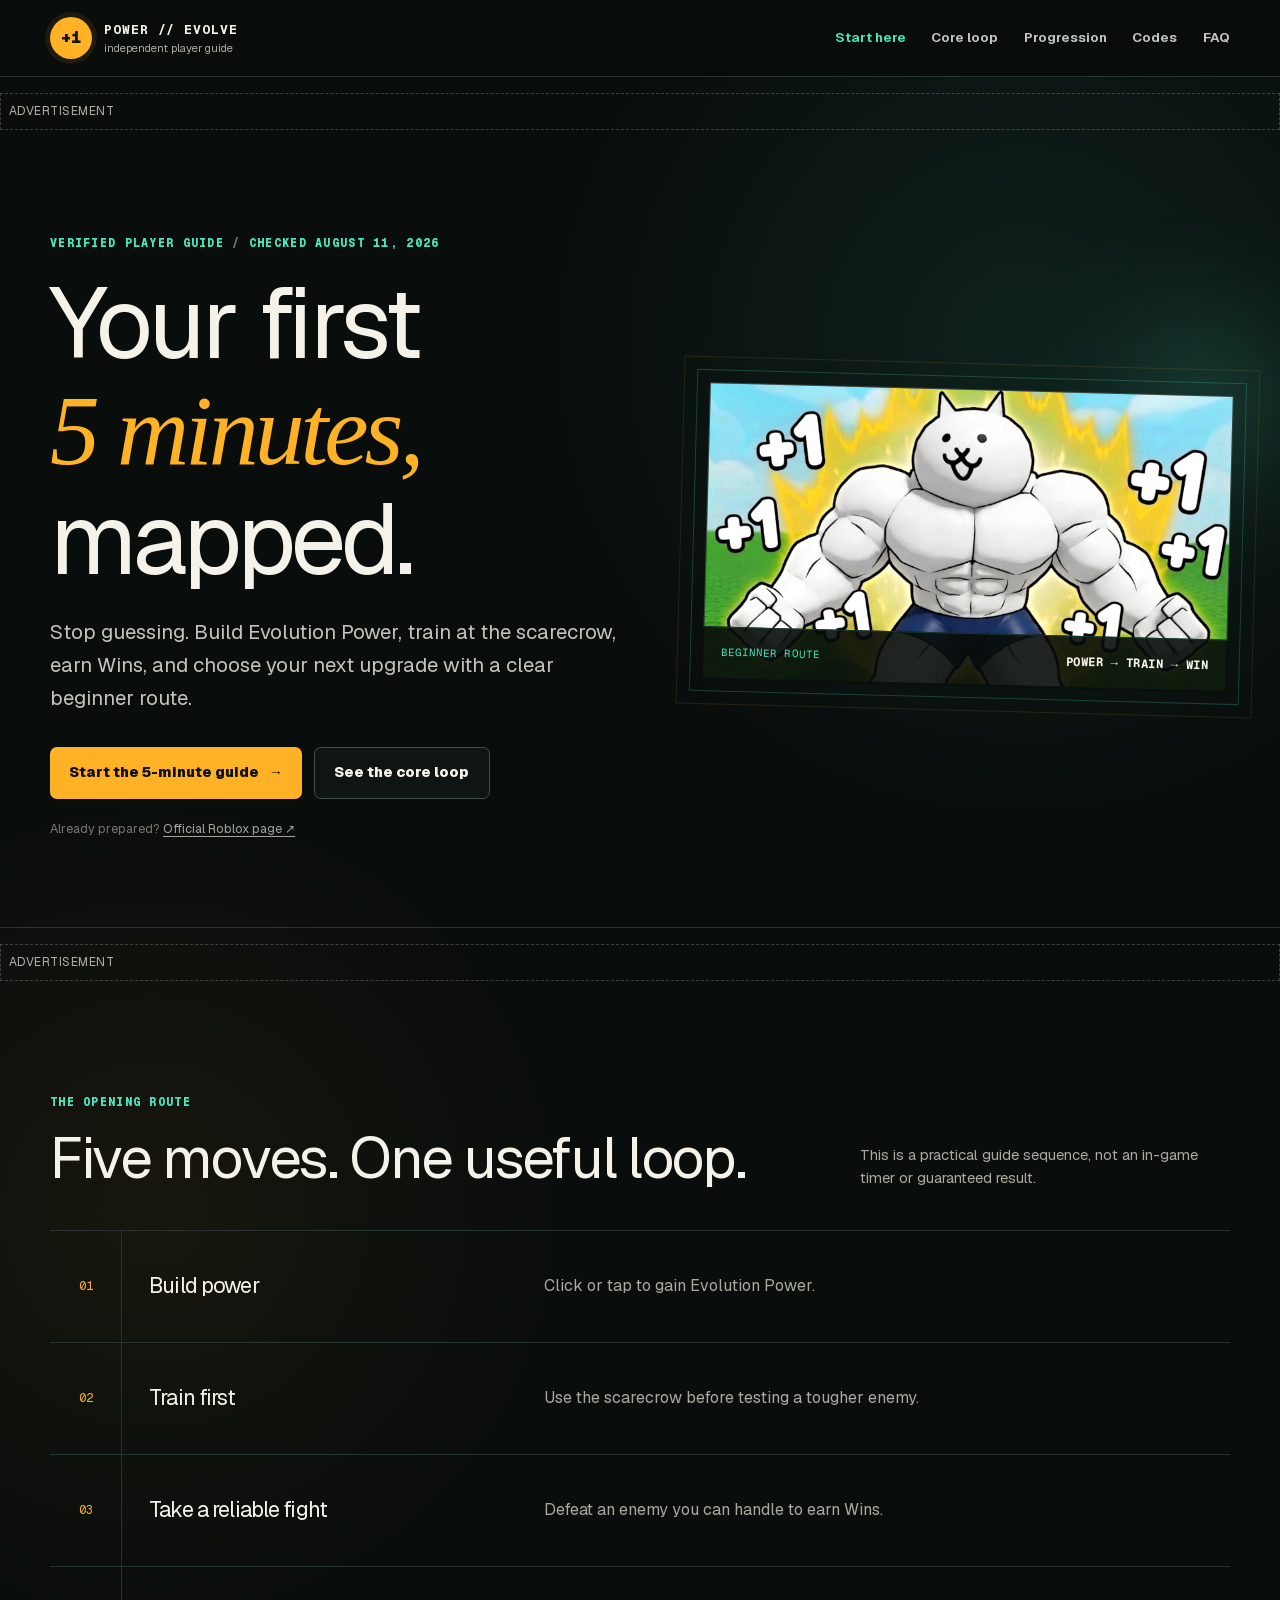
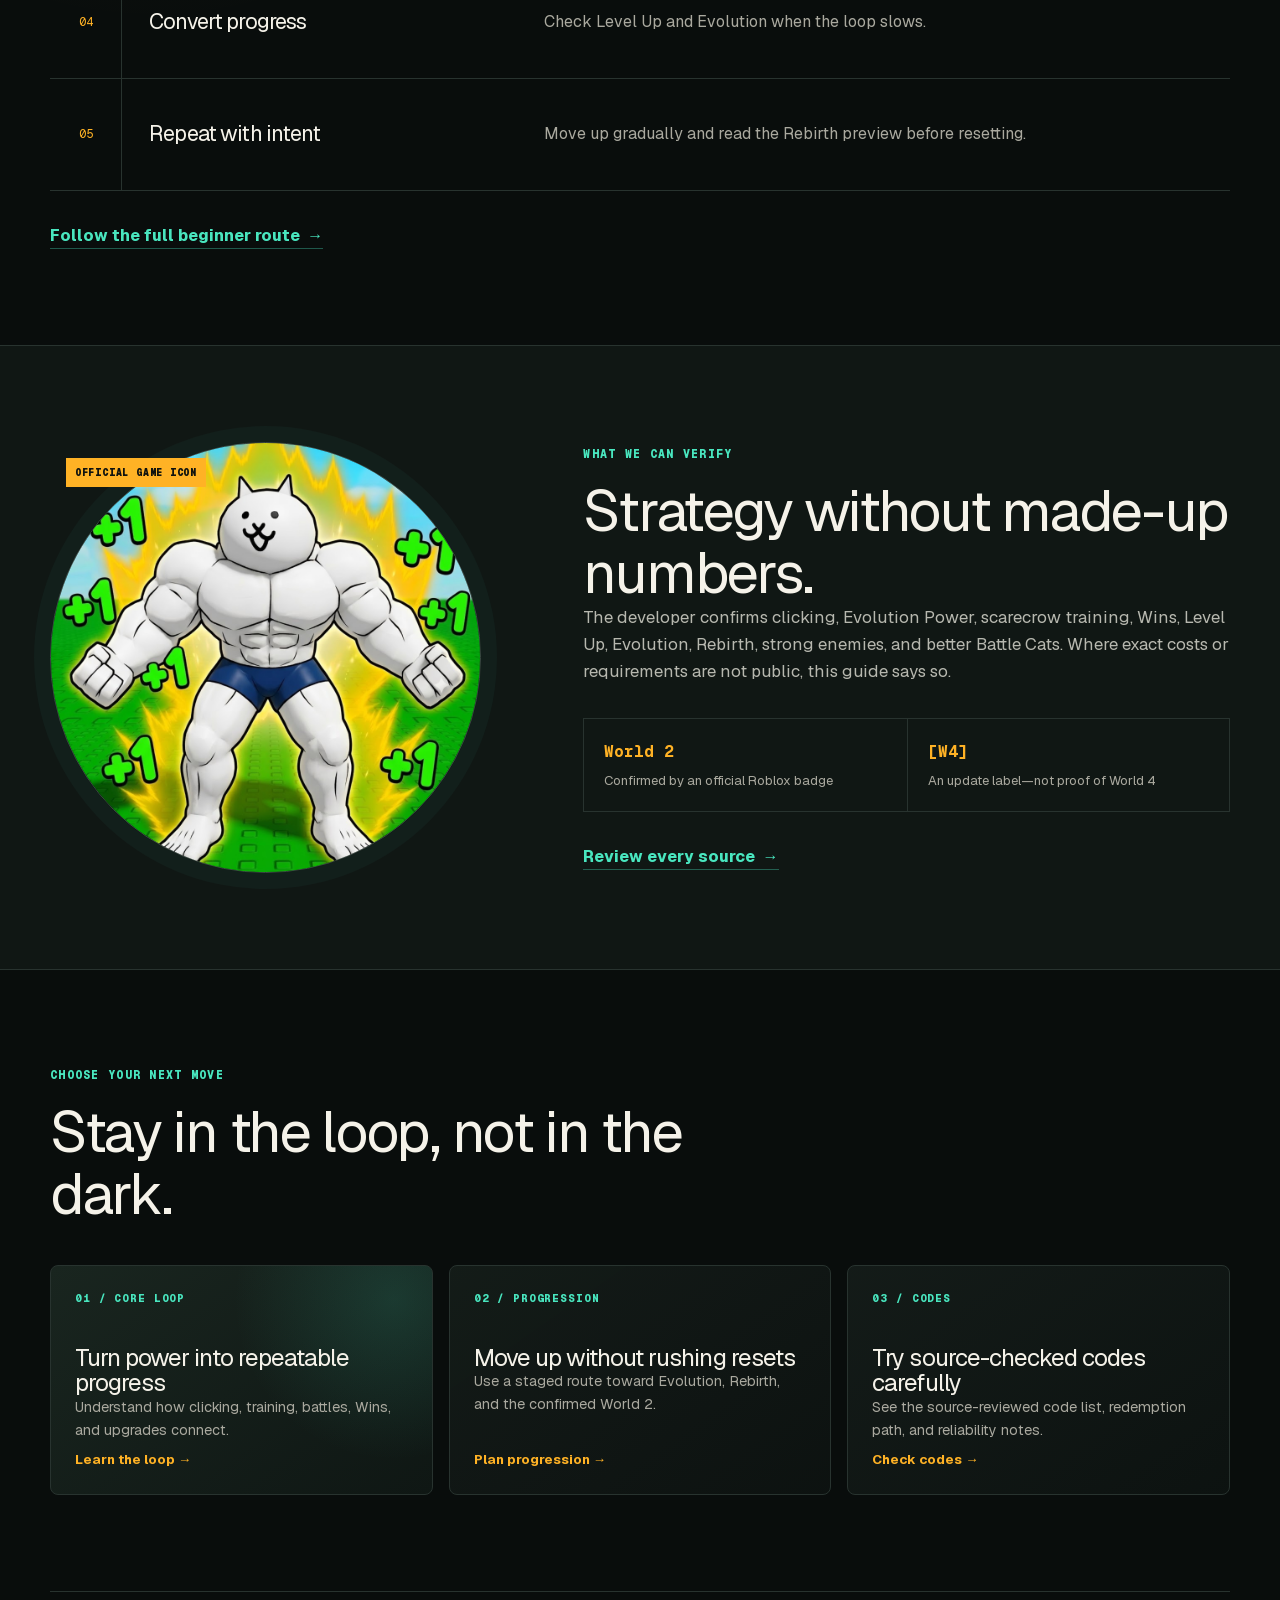
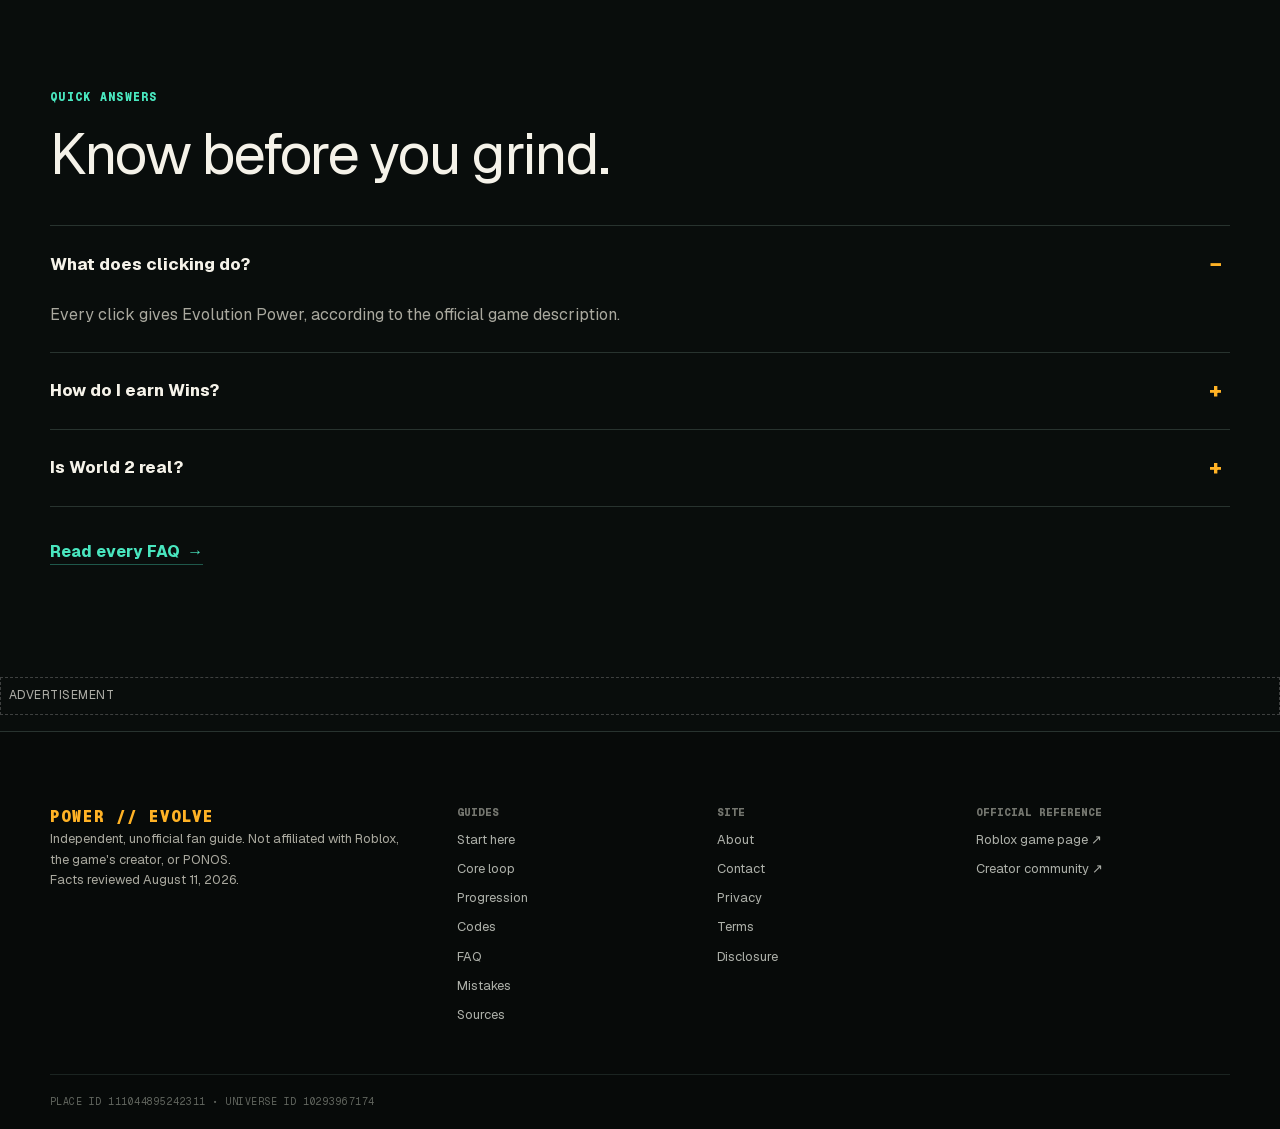
<file: index.html>
<!DOCTYPE html><html lang="en"><head><meta charSet="utf-8"/><meta name="viewport" content="width=device-width, initial-scale=1"/><link rel="preload" href="/_next/static/media/797e433ab948586e-s.p.08e28id.o-okb.woff2" as="font" crossorigin="" type="font/woff2"/><link rel="preload" href="/_next/static/media/caa3a2e1cccd8315-s.p.09~u27dqhyhd6.woff2" as="font" crossorigin="" type="font/woff2"/><link rel="preload" as="image" href="/images/battle-cat-landscape.png"/><link rel="stylesheet" href="/_next/static/chunks/0t9qf1xxase9-.css" data-precedence="next"/><link rel="preload" as="script" fetchPriority="low" href="/_next/static/chunks/03xkck38_lpe..js"/><script src="/_next/static/chunks/07mk7.42u8w1s.js" async=""></script><script src="/_next/static/chunks/0.-t9l4~u11m_.js" async=""></script><script src="/_next/static/chunks/0wv_ut0x0s5ee.js" async=""></script><script src="/_next/static/chunks/turbopack-0l.7kyyd7jhz1.js" async=""></script><script src="/_next/static/chunks/0hd._cu5gy6cg.js" async=""></script><script src="/_next/static/chunks/0~bt8~2u--09_.js" async=""></script><script src="/_next/static/chunks/0_~jh2ezi9es-.js" async=""></script><meta name="next-size-adjust" content=""/><title>+1 Battle Cat Power Evolution Beginner Guide</title><meta name="description" content="Start with a clear 5-minute route, then learn the verified power, training, battle, Wins, Evolution, and Rebirth loop."/><meta name="application-name" content="Battle Cat Power Wiki"/><link rel="manifest" href="/manifest.webmanifest"/><link rel="canonical" href="https://plus1battlecatpowerevolution.wiki/"/><meta property="og:title" content="+1 Battle Cat Power Evolution Beginner Guide"/><meta property="og:description" content="Start with a clear 5-minute route, then learn the verified power, training, battle, Wins, Evolution, and Rebirth loop."/><meta property="og:url" content="https://plus1battlecatpowerevolution.wiki/"/><meta property="og:site_name" content="+1 Battle Cat Power Evolution Wiki"/><meta property="og:image" content="https://plus1battlecatpowerevolution.wiki/og.png"/><meta property="og:image:width" content="1731"/><meta property="og:image:height" content="909"/><meta property="og:image:alt" content="+1 Battle Cat Power Evolution beginner guide"/><meta property="og:type" content="website"/><meta name="twitter:card" content="summary_large_image"/><meta name="twitter:title" content="+1 Battle Cat Power Evolution Beginner Guide"/><meta name="twitter:description" content="Start with a clear 5-minute route, then learn the verified power, training, battle, Wins, Evolution, and Rebirth loop."/><meta name="twitter:image" content="https://plus1battlecatpowerevolution.wiki/og.png"/><link rel="shortcut icon" href="/images/battle-cat-icon.png"/><link rel="icon" href="/images/battle-cat-icon.png"/><link rel="apple-touch-icon" href="/icon-192.png"/><script src="/_next/static/chunks/03~yq9q893hmn.js" noModule=""></script><style id="adsterra-placement-css">.ad-placement{margin:1rem 0;padding:.5rem;border:1px dashed rgba(127,127,127,.45)}.ad-label{display:block;font-size:.75rem;letter-spacing:.04em;text-transform:uppercase;opacity:.7}</style>
</head><body class="geist_a71539c9-module__T19VSG__variable geist_mono_8d43a2aa-module__8Li5zG__variable"><div hidden=""><!--$--><!--/$--></div><a class="skip-link" href="#main-content">Skip to main content</a><header class="site-header"><div class="header-inner"><a class="brand" aria-label="Battle Cat Power Wiki home" href="/"><span class="brand-mark" aria-hidden="true">+1</span><span class="brand-copy"><strong>POWER // EVOLVE</strong><small>independent player guide</small></span></a><nav class="desktop-nav" aria-label="Primary navigation"><div class=""><a href="/beginner-guide/">Start here</a><a href="/gameplay-loop/">Core loop</a><a href="/progression/">Progression</a><a href="/codes/">Codes</a><a href="/faq/">FAQ</a></div></nav><details class="mobile-menu"><summary>Menu</summary><nav aria-label="Mobile navigation"><div class="mobile-links"><a href="/beginner-guide/">Start here</a><a href="/gameplay-loop/">Core loop</a><a href="/progression/">Progression</a><a href="/codes/">Codes</a><a href="/faq/">FAQ</a></div><a href="/mistakes/">Mistakes</a><a href="/sources/">Sources</a></nav></details></div></header><div id="main-content" tabindex="-1"><main><script type="application/ld+json">{"@context":"https://schema.org","@type":"WebSite","name":"+1 Battle Cat Power Evolution Wiki","url":"https://plus1battlecatpowerevolution.wiki/","description":"A verified, beginner-first guide to +1 Battle Cat Power Evolution on Roblox, including the gameplay loop, progression, codes, and common mistakes."}</script><section class="home-hero"><div class="hero-grid"><div class="hero-copy"><p class="eyebrow">Verified player guide <span>/</span> checked <!-- -->August 11, 2026</p><h1>Your first <em>5 minutes,</em> mapped.</h1><p class="hero-lede">Stop guessing. Build Evolution Power, train at the scarecrow, earn Wins, and choose your next upgrade with a clear beginner route.</p><div class="hero-actions"><a class="button button-primary" href="/beginner-guide/">Start the 5-minute guide <span aria-hidden="true">→</span></a><a class="button button-secondary" href="/gameplay-loop/">See the core loop</a></div><p class="quiet-link">Already prepared? <a href="https://www.roblox.com/games/111044895242311/1-Battle-Cat-Power-Evolution" target="_blank" rel="noreferrer">Official Roblox page ↗</a></p></div><div class="hero-visual" aria-label="Official +1 Battle Cat Power Evolution game artwork"><img alt="Official +1 Battle Cat Power Evolution artwork showing Battle Cats facing off" width="768" height="432" decoding="async" data-nimg="1" style="color:transparent" src="/images/battle-cat-landscape.png"/><div class="visual-overlay"><span>BEGINNER ROUTE</span><strong>POWER → TRAIN → WIN</strong></div><div class="energy-orb" aria-hidden="true"></div></div></div></section><section class="route-section" aria-labelledby="route-title"><div class="section-heading split-heading"><div><p class="eyebrow">The opening route</p><h2 id="route-title">Five moves. One useful loop.</h2></div><p>This is a practical guide sequence, not an in-game timer or guaranteed result.</p></div><ol class="route-list"><li><span>01</span><div><h3>Build power</h3><p>Click or tap to gain Evolution Power.</p></div></li><li><span>02</span><div><h3>Train first</h3><p>Use the scarecrow before testing a tougher enemy.</p></div></li><li><span>03</span><div><h3>Take a reliable fight</h3><p>Defeat an enemy you can handle to earn Wins.</p></div></li><li><span>04</span><div><h3>Convert progress</h3><p>Check Level Up and Evolution when the loop slows.</p></div></li><li><span>05</span><div><h3>Repeat with intent</h3><p>Move up gradually and read the Rebirth preview before resetting.</p></div></li></ol><a class="text-link" href="/beginner-guide/">Follow the full beginner route <span aria-hidden="true">→</span></a></section><section class="truth-section" aria-labelledby="truth-title"><div class="truth-image"><img alt="Official +1 Battle Cat Power Evolution game icon" loading="lazy" width="512" height="512" decoding="async" data-nimg="1" style="color:transparent" src="/images/battle-cat-icon.png"/></div><div><p class="eyebrow">What we can verify</p><h2 id="truth-title">Strategy without made-up numbers.</h2><p>The developer confirms clicking, Evolution Power, scarecrow training, Wins, Level Up, Evolution, Rebirth, strong enemies, and better Battle Cats. Where exact costs or requirements are not public, this guide says so.</p><div class="truth-cards"><div><strong>World 2</strong><span>Confirmed by an official Roblox badge</span></div><div><strong>[W4]</strong><span>An update label—not proof of World 4</span></div></div><a class="text-link" href="/sources/">Review every source <span aria-hidden="true">→</span></a></div></section><section class="path-section" aria-labelledby="path-title"><div class="section-heading"><p class="eyebrow">Choose your next move</p><h2 id="path-title">Stay in the loop, not in the dark.</h2></div><div class="card-grid card-grid-3"><a class="link-card featured-card" href="/gameplay-loop/"><span>01 / CORE LOOP</span><h3>Turn power into repeatable progress</h3><p>Understand how clicking, training, battles, Wins, and upgrades connect.</p><strong>Learn the loop →</strong></a><a class="link-card" href="/progression/"><span>02 / PROGRESSION</span><h3>Move up without rushing resets</h3><p>Use a staged route toward Evolution, Rebirth, and the confirmed World 2.</p><strong>Plan progression →</strong></a><a class="link-card" href="/codes/"><span>03 / CODES</span><h3>Try source-checked codes carefully</h3><p>See the source-reviewed code list, redemption path, and reliability notes.</p><strong>Check codes →</strong></a></div></section><section class="faq-section" aria-labelledby="faq-title"><div class="section-heading"><p class="eyebrow">Quick answers</p><h2 id="faq-title">Know before you grind.</h2></div><div class="faq-list"><details open=""><summary>What does clicking do?</summary><p>Every click gives Evolution Power, according to the official game description.</p></details><details><summary>How do I earn Wins?</summary><p>Defeat enemies. The official description directly names Wins as the reward for enemy victories.</p></details><details><summary>Is World 2 real?</summary><p>Yes. Roblox has an enabled badge named Reached world 2! The unlock requirement is not confirmed publicly.</p></details></div><a class="text-link" href="/faq/">Read every FAQ <span aria-hidden="true">→</span></a></section></main><!--$--><!--/$--></div><footer class="site-footer"><div class="footer-grid"><div class="footer-intro"><p class="footer-brand">POWER // EVOLVE</p><p>Independent, unofficial fan guide. Not affiliated with Roblox, the game&#x27;s creator, or PONOS.</p><p class="checked">Facts reviewed <!-- -->August 11, 2026<!-- -->.</p></div><nav aria-label="Guide links"><p class="footer-heading">Guides</p><a href="/beginner-guide/">Start here</a><a href="/gameplay-loop/">Core loop</a><a href="/progression/">Progression</a><a href="/codes/">Codes</a><a href="/faq/">FAQ</a><a href="/mistakes/">Mistakes</a><a href="/sources/">Sources</a></nav><nav aria-label="Site links"><p class="footer-heading">Site</p><a href="/about/">About</a><a href="/contact/">Contact</a><a href="/privacy/">Privacy</a><a href="/terms/">Terms</a><a href="/disclosure/">Disclosure</a></nav><div><p class="footer-heading">Official reference</p><a href="https://www.roblox.com/games/111044895242311/1-Battle-Cat-Power-Evolution" target="_blank" rel="noreferrer">Roblox game page <span aria-hidden="true">↗</span></a><a href="https://www.roblox.com/communities/943021972/1-Battle-cat" target="_blank" rel="noreferrer">Creator community <span aria-hidden="true">↗</span></a></div></div><p class="footer-bottom">Place ID <!-- -->111044895242311<!-- --> <span aria-hidden="true">•</span> Universe ID <!-- -->10293967174</p></footer><script src="/_next/static/chunks/03xkck38_lpe..js" id="_R_" async=""></script><script>(self.__next_f=self.__next_f||[]).push([0])</script><script>self.__next_f.push([1,"1:\"$Sreact.fragment\"\n2:I[77263,[\"/_next/static/chunks/0hd._cu5gy6cg.js\",\"/_next/static/chunks/0~bt8~2u--09_.js\",\"/_next/static/chunks/0_~jh2ezi9es-.js\"],\"\"]\n3:I[3965,[\"/_next/static/chunks/0hd._cu5gy6cg.js\",\"/_next/static/chunks/0~bt8~2u--09_.js\"],\"default\"]\n4:I[34214,[\"/_next/static/chunks/0hd._cu5gy6cg.js\",\"/_next/static/chunks/0~bt8~2u--09_.js\"],\"default\"]\na:I[68066,[\"/_next/static/chunks/0hd._cu5gy6cg.js\",\"/_next/static/chunks/0~bt8~2u--09_.js\"],\"default\",1]\n:HL[\"/_next/static/chunks/0t9qf1xxase9-.css\",\"style\"]\n:HL[\"/_next/static/media/797e433ab948586e-s.p.08e28id.o-okb.woff2\",\"font\",{\"crossOrigin\":\"\",\"type\":\"font/woff2\"}]\n:HL[\"/_next/static/media/caa3a2e1cccd8315-s.p.09~u27dqhyhd6.woff2\",\"font\",{\"crossOrigin\":\"\",\"type\":\"font/woff2\"}]\n"])</script><script>self.__next_f.push([1,"0:{\"P\":null,\"c\":[\"\",\"\"],\"q\":\"\",\"i\":false,\"f\":[[[\"\",{\"children\":[\"__PAGE__\",{}]},\"$undefined\",\"$undefined\",16],[[\"$\",\"$1\",\"c\",{\"children\":[[[\"$\",\"link\",\"0\",{\"rel\":\"stylesheet\",\"href\":\"/_next/static/chunks/0t9qf1xxase9-.css\",\"precedence\":\"next\",\"crossOrigin\":\"$undefined\",\"nonce\":\"$undefined\"}],[\"$\",\"script\",\"script-0\",{\"src\":\"/_next/static/chunks/0hd._cu5gy6cg.js\",\"async\":true,\"nonce\":\"$undefined\"}],[\"$\",\"script\",\"script-1\",{\"src\":\"/_next/static/chunks/0~bt8~2u--09_.js\",\"async\":true,\"nonce\":\"$undefined\"}]],[\"$\",\"html\",null,{\"lang\":\"en\",\"children\":[\"$\",\"body\",null,{\"className\":\"geist_a71539c9-module__T19VSG__variable geist_mono_8d43a2aa-module__8Li5zG__variable\",\"children\":[[\"$\",\"a\",null,{\"className\":\"skip-link\",\"href\":\"#main-content\",\"children\":\"Skip to main content\"}],[\"$\",\"header\",null,{\"className\":\"site-header\",\"children\":[\"$\",\"div\",null,{\"className\":\"header-inner\",\"children\":[[\"$\",\"$L2\",null,{\"className\":\"brand\",\"href\":\"/\",\"aria-label\":\"Battle Cat Power Wiki home\",\"children\":[[\"$\",\"span\",null,{\"className\":\"brand-mark\",\"aria-hidden\":\"true\",\"children\":\"+1\"}],[\"$\",\"span\",null,{\"className\":\"brand-copy\",\"children\":[[\"$\",\"strong\",null,{\"children\":\"POWER // EVOLVE\"}],[\"$\",\"small\",null,{\"children\":\"independent player guide\"}]]}]]}],[\"$\",\"nav\",null,{\"className\":\"desktop-nav\",\"aria-label\":\"Primary navigation\",\"children\":[\"$\",\"div\",null,{\"className\":\"\",\"children\":[[\"$\",\"$L2\",\"/beginner-guide\",{\"href\":\"/beginner-guide\",\"children\":\"Start here\"}],[\"$\",\"$L2\",\"/gameplay-loop\",{\"href\":\"/gameplay-loop\",\"children\":\"Core loop\"}],[\"$\",\"$L2\",\"/progression\",{\"href\":\"/progression\",\"children\":\"Progression\"}],[\"$\",\"$L2\",\"/codes\",{\"href\":\"/codes\",\"children\":\"Codes\"}],[\"$\",\"$L2\",\"/faq\",{\"href\":\"/faq\",\"children\":\"FAQ\"}]]}]}],[\"$\",\"details\",null,{\"className\":\"mobile-menu\",\"children\":[[\"$\",\"summary\",null,{\"children\":\"Menu\"}],[\"$\",\"nav\",null,{\"aria-label\":\"Mobile navigation\",\"children\":[[\"$\",\"div\",null,{\"className\":\"mobile-links\",\"children\":[[\"$\",\"$L2\",\"/beginner-guide\",{\"href\":\"/beginner-guide\",\"children\":\"Start here\"}],[\"$\",\"$L2\",\"/gameplay-loop\",{\"href\":\"/gameplay-loop\",\"children\":\"Core loop\"}],[\"$\",\"$L2\",\"/progression\",{\"href\":\"/progression\",\"children\":\"Progression\"}],[\"$\",\"$L2\",\"/codes\",{\"href\":\"/codes\",\"children\":\"Codes\"}],[\"$\",\"$L2\",\"/faq\",{\"href\":\"/faq\",\"children\":\"FAQ\"}]]}],[\"$\",\"$L2\",null,{\"href\":\"/mistakes\",\"children\":\"Mistakes\"}],[\"$\",\"$L2\",null,{\"href\":\"/sources\",\"children\":\"Sources\"}]]}]]}]]}]}],[\"$\",\"div\",null,{\"id\":\"main-content\",\"tabIndex\":-1,\"children\":[\"$\",\"$L3\",null,{\"parallelRouterKey\":\"children\",\"error\":\"$undefined\",\"errorStyles\":\"$undefined\",\"errorScripts\":\"$undefined\",\"template\":[\"$\",\"$L4\",null,{}],\"templateStyles\":\"$undefined\",\"templateScripts\":\"$undefined\",\"notFound\":[[\"$\",\"main\",null,{\"className\":\"not-found\",\"children\":[\"$\",\"div\",null,{\"className\":\"not-found-inner\",\"children\":[[\"$\",\"p\",null,{\"className\":\"not-found-code\",\"children\":\"404\"}],[\"$\",\"h1\",null,{\"children\":\"This route lost the loop.\"}],[\"$\",\"p\",null,{\"children\":\"The page may have moved. Rejoin the verified beginner route and keep progressing.\"}],[\"$\",\"$L2\",null,{\"className\":\"button button-primary\",\"href\":\"/beginner-guide\",\"children\":\"Open the beginner guide →\"}]]}]}],[]],\"forbidden\":\"$undefined\",\"unauthorized\":\"$undefined\"}]}],[\"$\",\"footer\",null,{\"className\":\"site-footer\",\"children\":[[\"$\",\"div\",null,{\"className\":\"footer-grid\",\"children\":[[\"$\",\"div\",null,{\"className\":\"footer-intro\",\"children\":[[\"$\",\"p\",null,{\"className\":\"footer-brand\",\"children\":\"POWER // EVOLVE\"}],[\"$\",\"p\",null,{\"children\":\"Independent, unofficial fan guide. Not affiliated with Roblox, the game's creator, or PONOS.\"}],[\"$\",\"p\",null,{\"className\":\"checked\",\"children\":[\"Facts reviewed \",\"August 11, 2026\",\".\"]}]]}],[\"$\",\"nav\",null,{\"aria-label\":\"Guide links\",\"children\":[[\"$\",\"p\",null,{\"className\":\"footer-heading\",\"children\":\"Guides\"}],[[\"$\",\"$L2\",\"/beginner-guide\",{\"href\":\"/beginner-guide\",\"children\":\"Start here\"}],[\"$\",\"$L2\",\"/gameplay-loop\",{\"href\":\"/gameplay-loop\",\"children\":\"Core loop\"}],[\"$\",\"$L2\",\"/progression\",{\"href\":\"/progression\",\"children\":\"Progression\"}],[\"$\",\"$L2\",\"/codes\",{\"href\":\"/codes\",\"children\":\"Codes\"}],[\"$\",\"$L2\",\"/faq\",{\"href\":\"/faq\",\"children\":\"FAQ\"}],[\"$\",\"$L2\",\"/mistakes\",{\"href\":\"/mistakes\",\"children\":\"Mistakes\"}],[\"$\",\"$L2\",\"/sources\",{\"href\":\"/sources\",\"children\":\"Sources\"}]]]}],[\"$\",\"nav\",null,{\"aria-label\":\"Site links\",\"children\":[[\"$\",\"p\",null,{\"className\":\"footer-heading\",\"children\":\"Site\"}],[[\"$\",\"$L2\",\"/about\",{\"href\":\"/about\",\"children\":\"About\"}],[\"$\",\"$L2\",\"/contact\",{\"href\":\"/contact\",\"children\":\"Contact\"}],[\"$\",\"$L2\",\"/privacy\",{\"href\":\"/privacy\",\"children\":\"Privacy\"}],[\"$\",\"$L2\",\"/terms\",{\"href\":\"/terms\",\"children\":\"Terms\"}],[\"$\",\"$L2\",\"/disclosure\",{\"href\":\"/disclosure\",\"children\":\"Disclosure\"}]]]}],[\"$\",\"div\",null,{\"children\":[[\"$\",\"p\",null,{\"className\":\"footer-heading\",\"children\":\"Official reference\"}],[\"$\",\"a\",null,{\"href\":\"https://www.roblox.com/games/111044895242311/1-Battle-Cat-Power-Evolution\",\"target\":\"_blank\",\"rel\":\"noreferrer\",\"children\":[\"Roblox game page \",\"$L5\"]}],\"$L6\"]}]]}],\"$L7\"]}]]}]}]]}],{\"children\":[\"$L8\",{},null,false,null]},null,false,null],\"$L9\",false]],\"m\":\"$undefined\",\"G\":[\"$a\",[\"$Lb\"]],\"S\":true,\"h\":null,\"s\":\"$undefined\",\"l\":\"$undefined\",\"p\":\"$undefined\",\"d\":\"$undefined\",\"b\":\"l3Jk9w14Cx00iwnd-M60k\"}\n"])</script><script>self.__next_f.push([1,"c:I[41794,[\"/_next/static/chunks/0hd._cu5gy6cg.js\",\"/_next/static/chunks/0~bt8~2u--09_.js\",\"/_next/static/chunks/0_~jh2ezi9es-.js\"],\"Image\"]\n15:I[53125,[\"/_next/static/chunks/0hd._cu5gy6cg.js\",\"/_next/static/chunks/0~bt8~2u--09_.js\"],\"ViewportBoundary\"]\n17:I[53125,[\"/_next/static/chunks/0hd._cu5gy6cg.js\",\"/_next/static/chunks/0~bt8~2u--09_.js\"],\"MetadataBoundary\"]\n18:\"$Sreact.suspense\"\n5:[\"$\",\"span\",null,{\"aria-hidden\":\"true\",\"children\":\"↗\"}]\n6:[\"$\",\"a\",null,{\"href\":\"https://www.roblox.com/communities/943021972/1-Battle-cat\",\"target\":\"_blank\",\"rel\":\"noreferrer\",\"children\":[\"Creator community \",[\"$\",\"span\",null,{\"aria-hidden\":\"true\",\"children\":\"↗\"}]]}]\n7:[\"$\",\"p\",null,{\"className\":\"footer-bottom\",\"children\":[\"Place ID \",\"111044895242311\",\" \",[\"$\",\"span\",null,{\"aria-hidden\":\"true\",\"children\":\"•\"}],\" Universe ID \",\"10293967174\"]}]\n"])</script><script>self.__next_f.push([1,"8:[\"$\",\"$1\",\"c\",{\"children\":[[\"$\",\"main\",null,{\"children\":[[\"$\",\"script\",null,{\"type\":\"application/ld+json\",\"dangerouslySetInnerHTML\":{\"__html\":\"{\\\"@context\\\":\\\"https://schema.org\\\",\\\"@type\\\":\\\"WebSite\\\",\\\"name\\\":\\\"+1 Battle Cat Power Evolution Wiki\\\",\\\"url\\\":\\\"https://plus1battlecatpowerevolution.wiki/\\\",\\\"description\\\":\\\"A verified, beginner-first guide to +1 Battle Cat Power Evolution on Roblox, including the gameplay loop, progression, codes, and common mistakes.\\\"}\"}}],[\"$\",\"section\",null,{\"className\":\"home-hero\",\"children\":[\"$\",\"div\",null,{\"className\":\"hero-grid\",\"children\":[[\"$\",\"div\",null,{\"className\":\"hero-copy\",\"children\":[[\"$\",\"p\",null,{\"className\":\"eyebrow\",\"children\":[\"Verified player guide \",[\"$\",\"span\",null,{\"children\":\"/\"}],\" checked \",\"August 11, 2026\"]}],[\"$\",\"h1\",null,{\"children\":[\"Your first \",[\"$\",\"em\",null,{\"children\":\"5 minutes,\"}],\" mapped.\"]}],[\"$\",\"p\",null,{\"className\":\"hero-lede\",\"children\":\"Stop guessing. Build Evolution Power, train at the scarecrow, earn Wins, and choose your next upgrade with a clear beginner route.\"}],[\"$\",\"div\",null,{\"className\":\"hero-actions\",\"children\":[[\"$\",\"$L2\",null,{\"className\":\"button button-primary\",\"href\":\"/beginner-guide\",\"children\":[\"Start the 5-minute guide \",[\"$\",\"span\",null,{\"aria-hidden\":\"true\",\"children\":\"→\"}]]}],[\"$\",\"$L2\",null,{\"className\":\"button button-secondary\",\"href\":\"/gameplay-loop\",\"children\":\"See the core loop\"}]]}],[\"$\",\"p\",null,{\"className\":\"quiet-link\",\"children\":[\"Already prepared? \",[\"$\",\"a\",null,{\"href\":\"https://www.roblox.com/games/111044895242311/1-Battle-Cat-Power-Evolution\",\"target\":\"_blank\",\"rel\":\"noreferrer\",\"children\":\"Official Roblox page ↗\"}]]}]]}],[\"$\",\"div\",null,{\"className\":\"hero-visual\",\"aria-label\":\"Official +1 Battle Cat Power Evolution game artwork\",\"children\":[[\"$\",\"$Lc\",null,{\"src\":\"/images/battle-cat-landscape.png\",\"alt\":\"Official +1 Battle Cat Power Evolution artwork showing Battle Cats facing off\",\"width\":\"768\",\"height\":\"432\",\"sizes\":\"(max-width: 900px) 94vw, 46vw\",\"priority\":true}],[\"$\",\"div\",null,{\"className\":\"visual-overlay\",\"children\":[[\"$\",\"span\",null,{\"children\":\"BEGINNER ROUTE\"}],[\"$\",\"strong\",null,{\"children\":\"POWER → TRAIN → WIN\"}]]}],[\"$\",\"div\",null,{\"className\":\"energy-orb\",\"aria-hidden\":\"true\"}]]}]]}]}],[\"$\",\"section\",null,{\"className\":\"route-section\",\"aria-labelledby\":\"route-title\",\"children\":[[\"$\",\"div\",null,{\"className\":\"section-heading split-heading\",\"children\":[[\"$\",\"div\",null,{\"children\":[[\"$\",\"p\",null,{\"className\":\"eyebrow\",\"children\":\"The opening route\"}],[\"$\",\"h2\",null,{\"id\":\"route-title\",\"children\":\"Five moves. One useful loop.\"}]]}],[\"$\",\"p\",null,{\"children\":\"This is a practical guide sequence, not an in-game timer or guaranteed result.\"}]]}],[\"$\",\"ol\",null,{\"className\":\"route-list\",\"children\":[[\"$\",\"li\",\"01\",{\"children\":[[\"$\",\"span\",null,{\"children\":\"01\"}],[\"$\",\"div\",null,{\"children\":[[\"$\",\"h3\",null,{\"children\":\"Build power\"}],[\"$\",\"p\",null,{\"children\":\"Click or tap to gain Evolution Power.\"}]]}]]}],[\"$\",\"li\",\"02\",{\"children\":[[\"$\",\"span\",null,{\"children\":\"02\"}],[\"$\",\"div\",null,{\"children\":[[\"$\",\"h3\",null,{\"children\":\"Train first\"}],[\"$\",\"p\",null,{\"children\":\"Use the scarecrow before testing a tougher enemy.\"}]]}]]}],[\"$\",\"li\",\"03\",{\"children\":[[\"$\",\"span\",null,{\"children\":\"03\"}],[\"$\",\"div\",null,{\"children\":[[\"$\",\"h3\",null,{\"children\":\"Take a reliable fight\"}],[\"$\",\"p\",null,{\"children\":\"Defeat an enemy you can handle to earn Wins.\"}]]}]]}],[\"$\",\"li\",\"04\",{\"children\":[[\"$\",\"span\",null,{\"children\":\"04\"}],[\"$\",\"div\",null,{\"children\":[[\"$\",\"h3\",null,{\"children\":\"Convert progress\"}],[\"$\",\"p\",null,{\"children\":\"Check Level Up and Evolution when the loop slows.\"}]]}]]}],[\"$\",\"li\",\"05\",{\"children\":[[\"$\",\"span\",null,{\"children\":\"05\"}],[\"$\",\"div\",null,{\"children\":[[\"$\",\"h3\",null,{\"children\":\"Repeat with intent\"}],[\"$\",\"p\",null,{\"children\":\"Move up gradually and read the Rebirth preview before resetting.\"}]]}]]}]]}],[\"$\",\"$L2\",null,{\"className\":\"text-link\",\"href\":\"/beginner-guide\",\"children\":[\"Follow the full beginner route \",[\"$\",\"span\",null,{\"aria-hidden\":\"true\",\"children\":\"→\"}]]}]]}],[\"$\",\"section\",null,{\"className\":\"truth-section\",\"aria-labelledby\":\"truth-title\",\"children\":[[\"$\",\"div\",null,{\"className\":\"truth-image\",\"children\":[\"$\",\"$Lc\",null,{\"src\":\"/images/battle-cat-icon.png\",\"alt\":\"Official +1 Battle Cat Power Evolution game icon\",\"width\":\"512\",\"height\":\"512\",\"sizes\":\"(max-width: 660px) 70vw, (max-width: 900px) 38vw, 480px\"}]}],[\"$\",\"div\",null,{\"children\":[[\"$\",\"p\",null,{\"className\":\"eyebrow\",\"children\":\"What we can verify\"}],\"$Ld\",\"$Le\",\"$Lf\",\"$L10\"]}]]}],\"$L11\",\"$L12\"]}],[\"$L13\"],\"$L14\"]}]\n"])</script><script>self.__next_f.push([1,"9:[\"$\",\"$1\",\"h\",{\"children\":[null,[\"$\",\"$L15\",null,{\"children\":\"$L16\"}],[\"$\",\"div\",null,{\"hidden\":true,\"children\":[\"$\",\"$L17\",null,{\"children\":[\"$\",\"$18\",null,{\"name\":\"Next.Metadata\",\"children\":\"$L19\"}]}]}],[\"$\",\"meta\",null,{\"name\":\"next-size-adjust\",\"content\":\"\"}]]}]\nb:[\"$\",\"link\",\"0\",{\"rel\":\"stylesheet\",\"href\":\"/_next/static/chunks/0t9qf1xxase9-.css\",\"precedence\":\"next\",\"crossOrigin\":\"$undefined\",\"nonce\":\"$undefined\"}]\n"])</script><script>self.__next_f.push([1,"1a:I[53125,[\"/_next/static/chunks/0hd._cu5gy6cg.js\",\"/_next/static/chunks/0~bt8~2u--09_.js\"],\"OutletBoundary\"]\nd:[\"$\",\"h2\",null,{\"id\":\"truth-title\",\"children\":\"Strategy without made-up numbers.\"}]\ne:[\"$\",\"p\",null,{\"children\":\"The developer confirms clicking, Evolution Power, scarecrow training, Wins, Level Up, Evolution, Rebirth, strong enemies, and better Battle Cats. Where exact costs or requirements are not public, this guide says so.\"}]\nf:[\"$\",\"div\",null,{\"className\":\"truth-cards\",\"children\":[[\"$\",\"div\",null,{\"children\":[[\"$\",\"strong\",null,{\"children\":\"World 2\"}],[\"$\",\"span\",null,{\"children\":\"Confirmed by an official Roblox badge\"}]]}],[\"$\",\"div\",null,{\"children\":[[\"$\",\"strong\",null,{\"children\":\"[W4]\"}],[\"$\",\"span\",null,{\"children\":\"An update label—not proof of World 4\"}]]}]]}]\n10:[\"$\",\"$L2\",null,{\"className\":\"text-link\",\"href\":\"/sources\",\"children\":[\"Review every source \",[\"$\",\"span\",null,{\"aria-hidden\":\"true\",\"children\":\"→\"}]]}]\n"])</script><script>self.__next_f.push([1,"11:[\"$\",\"section\",null,{\"className\":\"path-section\",\"aria-labelledby\":\"path-title\",\"children\":[[\"$\",\"div\",null,{\"className\":\"section-heading\",\"children\":[[\"$\",\"p\",null,{\"className\":\"eyebrow\",\"children\":\"Choose your next move\"}],[\"$\",\"h2\",null,{\"id\":\"path-title\",\"children\":\"Stay in the loop, not in the dark.\"}]]}],[\"$\",\"div\",null,{\"className\":\"card-grid card-grid-3\",\"children\":[[\"$\",\"$L2\",null,{\"className\":\"link-card featured-card\",\"href\":\"/gameplay-loop\",\"children\":[[\"$\",\"span\",null,{\"children\":\"01 / CORE LOOP\"}],[\"$\",\"h3\",null,{\"children\":\"Turn power into repeatable progress\"}],[\"$\",\"p\",null,{\"children\":\"Understand how clicking, training, battles, Wins, and upgrades connect.\"}],[\"$\",\"strong\",null,{\"children\":\"Learn the loop →\"}]]}],[\"$\",\"$L2\",null,{\"className\":\"link-card\",\"href\":\"/progression\",\"children\":[[\"$\",\"span\",null,{\"children\":\"02 / PROGRESSION\"}],[\"$\",\"h3\",null,{\"children\":\"Move up without rushing resets\"}],[\"$\",\"p\",null,{\"children\":\"Use a staged route toward Evolution, Rebirth, and the confirmed World 2.\"}],[\"$\",\"strong\",null,{\"children\":\"Plan progression →\"}]]}],[\"$\",\"$L2\",null,{\"className\":\"link-card\",\"href\":\"/codes\",\"children\":[[\"$\",\"span\",null,{\"children\":\"03 / CODES\"}],[\"$\",\"h3\",null,{\"children\":\"Try source-checked codes carefully\"}],[\"$\",\"p\",null,{\"children\":\"See the source-reviewed code list, redemption path, and reliability notes.\"}],[\"$\",\"strong\",null,{\"children\":\"Check codes →\"}]]}]]}]]}]\n"])</script><script>self.__next_f.push([1,"12:[\"$\",\"section\",null,{\"className\":\"faq-section\",\"aria-labelledby\":\"faq-title\",\"children\":[[\"$\",\"div\",null,{\"className\":\"section-heading\",\"children\":[[\"$\",\"p\",null,{\"className\":\"eyebrow\",\"children\":\"Quick answers\"}],[\"$\",\"h2\",null,{\"id\":\"faq-title\",\"children\":\"Know before you grind.\"}]]}],[\"$\",\"div\",null,{\"className\":\"faq-list\",\"children\":[[\"$\",\"details\",\"What does clicking do?\",{\"open\":true,\"children\":[[\"$\",\"summary\",null,{\"children\":\"What does clicking do?\"}],[\"$\",\"p\",null,{\"children\":\"Every click gives Evolution Power, according to the official game description.\"}]]}],[\"$\",\"details\",\"How do I earn Wins?\",{\"open\":false,\"children\":[[\"$\",\"summary\",null,{\"children\":\"How do I earn Wins?\"}],[\"$\",\"p\",null,{\"children\":\"Defeat enemies. The official description directly names Wins as the reward for enemy victories.\"}]]}],[\"$\",\"details\",\"Is World 2 real?\",{\"open\":false,\"children\":[[\"$\",\"summary\",null,{\"children\":\"Is World 2 real?\"}],[\"$\",\"p\",null,{\"children\":\"Yes. Roblox has an enabled badge named Reached world 2! The unlock requirement is not confirmed publicly.\"}]]}]]}],[\"$\",\"$L2\",null,{\"className\":\"text-link\",\"href\":\"/faq\",\"children\":[\"Read every FAQ \",[\"$\",\"span\",null,{\"aria-hidden\":\"true\",\"children\":\"→\"}]]}]]}]\n13:[\"$\",\"script\",\"script-0\",{\"src\":\"/_next/static/chunks/0_~jh2ezi9es-.js\",\"async\":true,\"nonce\":\"$undefined\"}]\n14:[\"$\",\"$L1a\",null,{\"children\":[\"$\",\"$18\",null,{\"name\":\"Next.MetadataOutlet\",\"children\":\"$@1b\"}]}]\n"])</script><script>self.__next_f.push([1,"16:[[\"$\",\"meta\",\"0\",{\"charSet\":\"utf-8\"}],[\"$\",\"meta\",\"1\",{\"name\":\"viewport\",\"content\":\"width=device-width, initial-scale=1\"}]]\n"])</script><script>self.__next_f.push([1,"1c:I[19407,[\"/_next/static/chunks/0hd._cu5gy6cg.js\",\"/_next/static/chunks/0~bt8~2u--09_.js\"],\"IconMark\"]\n"])</script><script>self.__next_f.push([1,"19:[[\"$\",\"title\",\"0\",{\"children\":\"+1 Battle Cat Power Evolution Beginner Guide\"}],[\"$\",\"meta\",\"1\",{\"name\":\"description\",\"content\":\"Start with a clear 5-minute route, then learn the verified power, training, battle, Wins, Evolution, and Rebirth loop.\"}],[\"$\",\"meta\",\"2\",{\"name\":\"application-name\",\"content\":\"Battle Cat Power Wiki\"}],[\"$\",\"link\",\"3\",{\"rel\":\"manifest\",\"href\":\"/manifest.webmanifest\",\"crossOrigin\":\"$undefined\"}],[\"$\",\"link\",\"4\",{\"rel\":\"canonical\",\"href\":\"https://plus1battlecatpowerevolution.wiki/\"}],[\"$\",\"meta\",\"5\",{\"property\":\"og:title\",\"content\":\"+1 Battle Cat Power Evolution Beginner Guide\"}],[\"$\",\"meta\",\"6\",{\"property\":\"og:description\",\"content\":\"Start with a clear 5-minute route, then learn the verified power, training, battle, Wins, Evolution, and Rebirth loop.\"}],[\"$\",\"meta\",\"7\",{\"property\":\"og:url\",\"content\":\"https://plus1battlecatpowerevolution.wiki/\"}],[\"$\",\"meta\",\"8\",{\"property\":\"og:site_name\",\"content\":\"+1 Battle Cat Power Evolution Wiki\"}],[\"$\",\"meta\",\"9\",{\"property\":\"og:image\",\"content\":\"https://plus1battlecatpowerevolution.wiki/og.png\"}],[\"$\",\"meta\",\"10\",{\"property\":\"og:image:width\",\"content\":\"1731\"}],[\"$\",\"meta\",\"11\",{\"property\":\"og:image:height\",\"content\":\"909\"}],[\"$\",\"meta\",\"12\",{\"property\":\"og:image:alt\",\"content\":\"+1 Battle Cat Power Evolution beginner guide\"}],[\"$\",\"meta\",\"13\",{\"property\":\"og:type\",\"content\":\"website\"}],[\"$\",\"meta\",\"14\",{\"name\":\"twitter:card\",\"content\":\"summary_large_image\"}],[\"$\",\"meta\",\"15\",{\"name\":\"twitter:title\",\"content\":\"+1 Battle Cat Power Evolution Beginner Guide\"}],[\"$\",\"meta\",\"16\",{\"name\":\"twitter:description\",\"content\":\"Start with a clear 5-minute route, then learn the verified power, training, battle, Wins, Evolution, and Rebirth loop.\"}],[\"$\",\"meta\",\"17\",{\"name\":\"twitter:image\",\"content\":\"https://plus1battlecatpowerevolution.wiki/og.png\"}],[\"$\",\"link\",\"18\",{\"rel\":\"shortcut icon\",\"href\":\"/images/battle-cat-icon.png\"}],[\"$\",\"link\",\"19\",{\"rel\":\"icon\",\"href\":\"/images/battle-cat-icon.png\"}],[\"$\",\"link\",\"20\",{\"rel\":\"apple-touch-icon\",\"href\":\"/icon-192.png\"}],[\"$\",\"$L1c\",\"21\",{}]]\n"])</script><script>self.__next_f.push([1,"1b:null\n"])</script><script type="application/json" id="adsterra-config">{"adNetwork":"adsterra","status":"ready","cleanPage":false,"slots":[{"id":"top","format":"banner","variants":[{"minWidth":768,"width":728,"height":90,"key":"12fd6e3b8329b74a14f57f3df7079998","scriptUrl":"https://bauval.org/22/12fd6e3b8329b74a14f57f3df7079998"},{"minWidth":0,"width":320,"height":50,"key":"ce012612db230b8224fc86d10b969420","scriptUrl":"https://bauval.org/22/ce012612db230b8224fc86d10b969420"}]},{"id":"mid","format":"native","containerId":"container-4c6693a6e841523598ba5d856af47e85","scriptUrl":"https://bauval.org/21/4c6693a6e841523598ba5d856af47e85"},{"id":"bottom","format":"banner","width":300,"height":250,"key":"1484ffa234af0f042ebec8c61cdd346d","scriptUrl":"https://bauval.org/22/1484ffa234af0f042ebec8c61cdd346d"}],"enablePopunder":false,"enableSocialBar":false,"popunderScriptUrl":"","socialBarScriptUrl":""}</script><script src="/adsterra/late.js" defer></script>
</body></html>
</file>
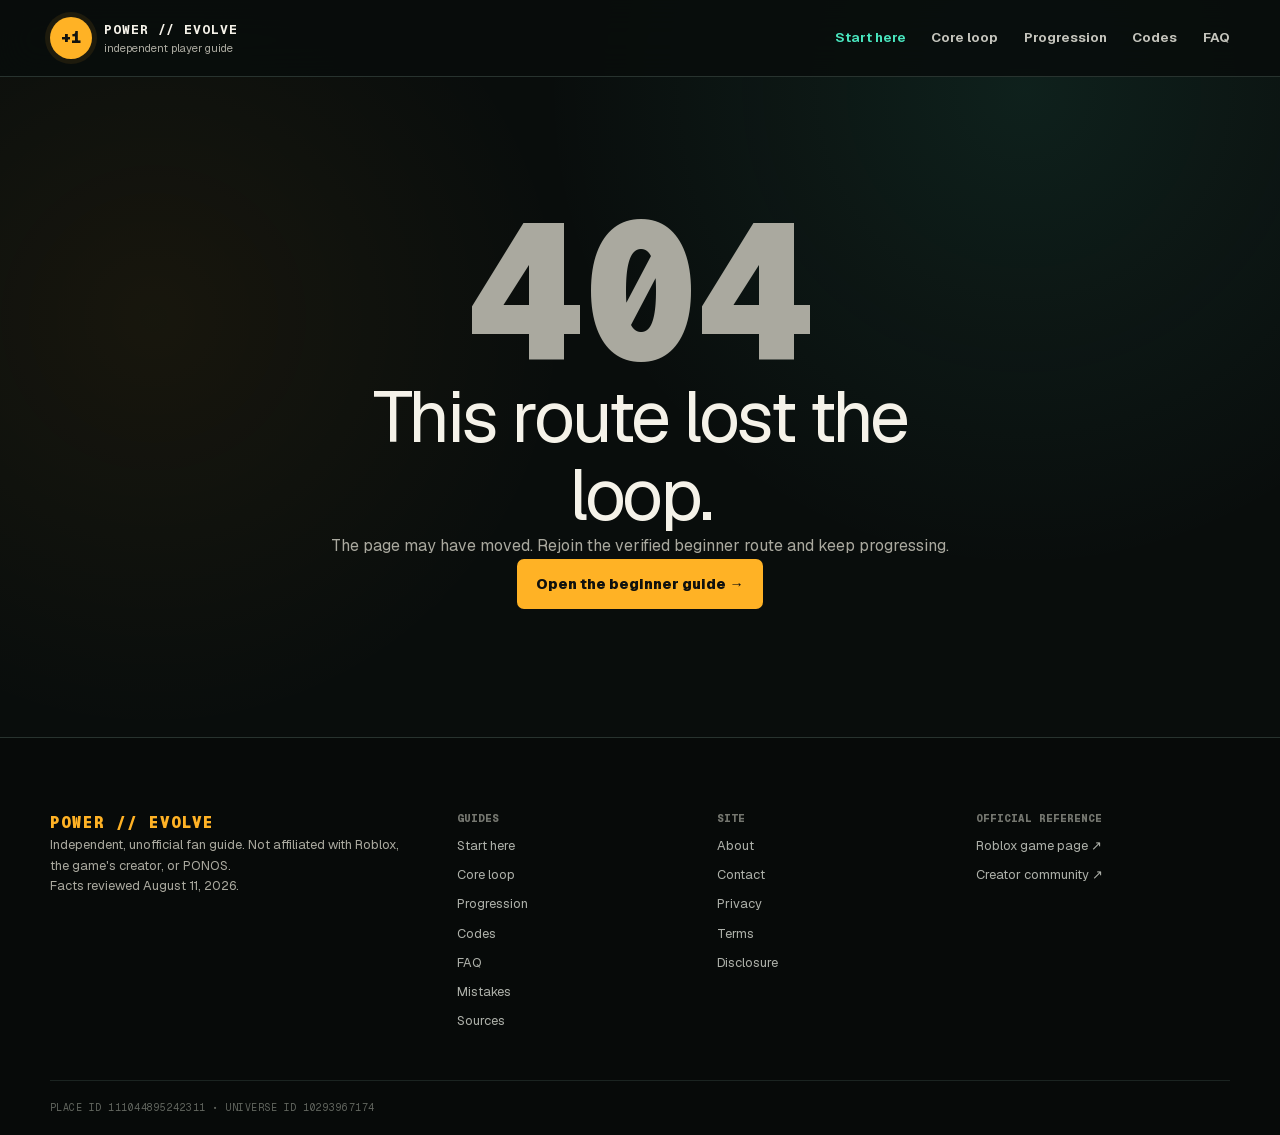
<file: 404/index.html>
<!DOCTYPE html><html lang="en"><head><meta charSet="utf-8"/><meta name="viewport" content="width=device-width, initial-scale=1"/><link rel="stylesheet" href="/_next/static/chunks/0t9qf1xxase9-.css" data-precedence="next"/><link rel="preload" as="script" fetchPriority="low" href="/_next/static/chunks/03xkck38_lpe..js"/><script src="/_next/static/chunks/07mk7.42u8w1s.js" async=""></script><script src="/_next/static/chunks/0.-t9l4~u11m_.js" async=""></script><script src="/_next/static/chunks/0wv_ut0x0s5ee.js" async=""></script><script src="/_next/static/chunks/turbopack-0l.7kyyd7jhz1.js" async=""></script><script src="/_next/static/chunks/0hd._cu5gy6cg.js" async=""></script><script src="/_next/static/chunks/0~bt8~2u--09_.js" async=""></script><meta name="robots" content="noindex"/><meta name="next-size-adjust" content=""/><title>+1 Battle Cat Power Evolution Beginner Guide</title><meta name="description" content="A verified, beginner-first guide to +1 Battle Cat Power Evolution on Roblox, including the gameplay loop, progression, codes, and common mistakes."/><meta name="application-name" content="Battle Cat Power Wiki"/><link rel="manifest" href="/manifest.webmanifest"/><link rel="canonical" href="https://plus1battlecatpowerevolution.wiki/"/><meta property="og:title" content="+1 Battle Cat Power Evolution Beginner Guide"/><meta property="og:description" content="A verified, beginner-first guide to +1 Battle Cat Power Evolution on Roblox, including the gameplay loop, progression, codes, and common mistakes."/><meta property="og:url" content="https://plus1battlecatpowerevolution.wiki/"/><meta property="og:site_name" content="+1 Battle Cat Power Evolution Wiki"/><meta property="og:image" content="https://plus1battlecatpowerevolution.wiki/og.png"/><meta property="og:image:width" content="1731"/><meta property="og:image:height" content="909"/><meta property="og:image:alt" content="+1 Battle Cat Power Evolution beginner guide"/><meta property="og:type" content="website"/><meta name="twitter:card" content="summary_large_image"/><meta name="twitter:title" content="+1 Battle Cat Power Evolution Beginner Guide"/><meta name="twitter:description" content="A verified, beginner-first guide to +1 Battle Cat Power Evolution on Roblox, including the gameplay loop, progression, codes, and common mistakes."/><meta name="twitter:image" content="https://plus1battlecatpowerevolution.wiki/og.png"/><link rel="shortcut icon" href="/images/battle-cat-icon.png"/><link rel="icon" href="/images/battle-cat-icon.png"/><link rel="apple-touch-icon" href="/icon-192.png"/><script src="/_next/static/chunks/03~yq9q893hmn.js" noModule=""></script></head><body class="geist_a71539c9-module__T19VSG__variable geist_mono_8d43a2aa-module__8Li5zG__variable"><div hidden=""><!--$--><!--/$--></div><a class="skip-link" href="#main-content">Skip to main content</a><header class="site-header"><div class="header-inner"><a class="brand" aria-label="Battle Cat Power Wiki home" href="/"><span class="brand-mark" aria-hidden="true">+1</span><span class="brand-copy"><strong>POWER // EVOLVE</strong><small>independent player guide</small></span></a><nav class="desktop-nav" aria-label="Primary navigation"><div class=""><a href="/beginner-guide/">Start here</a><a href="/gameplay-loop/">Core loop</a><a href="/progression/">Progression</a><a href="/codes/">Codes</a><a href="/faq/">FAQ</a></div></nav><details class="mobile-menu"><summary>Menu</summary><nav aria-label="Mobile navigation"><div class="mobile-links"><a href="/beginner-guide/">Start here</a><a href="/gameplay-loop/">Core loop</a><a href="/progression/">Progression</a><a href="/codes/">Codes</a><a href="/faq/">FAQ</a></div><a href="/mistakes/">Mistakes</a><a href="/sources/">Sources</a></nav></details></div></header><div id="main-content" tabindex="-1"><main class="not-found"><div class="not-found-inner"><p class="not-found-code">404</p><h1>This route lost the loop.</h1><p>The page may have moved. Rejoin the verified beginner route and keep progressing.</p><a class="button button-primary" href="/beginner-guide/">Open the beginner guide →</a></div></main><!--$--><!--/$--></div><footer class="site-footer"><div class="footer-grid"><div class="footer-intro"><p class="footer-brand">POWER // EVOLVE</p><p>Independent, unofficial fan guide. Not affiliated with Roblox, the game&#x27;s creator, or PONOS.</p><p class="checked">Facts reviewed <!-- -->August 11, 2026<!-- -->.</p></div><nav aria-label="Guide links"><p class="footer-heading">Guides</p><a href="/beginner-guide/">Start here</a><a href="/gameplay-loop/">Core loop</a><a href="/progression/">Progression</a><a href="/codes/">Codes</a><a href="/faq/">FAQ</a><a href="/mistakes/">Mistakes</a><a href="/sources/">Sources</a></nav><nav aria-label="Site links"><p class="footer-heading">Site</p><a href="/about/">About</a><a href="/contact/">Contact</a><a href="/privacy/">Privacy</a><a href="/terms/">Terms</a><a href="/disclosure/">Disclosure</a></nav><div><p class="footer-heading">Official reference</p><a href="https://www.roblox.com/games/111044895242311/1-Battle-Cat-Power-Evolution" target="_blank" rel="noreferrer">Roblox game page <span aria-hidden="true">↗</span></a><a href="https://www.roblox.com/communities/943021972/1-Battle-cat" target="_blank" rel="noreferrer">Creator community <span aria-hidden="true">↗</span></a></div></div><p class="footer-bottom">Place ID <!-- -->111044895242311<!-- --> <span aria-hidden="true">•</span> Universe ID <!-- -->10293967174</p></footer><script src="/_next/static/chunks/03xkck38_lpe..js" id="_R_" async=""></script><script>(self.__next_f=self.__next_f||[]).push([0])</script><script>self.__next_f.push([1,"1:\"$Sreact.fragment\"\n2:I[77263,[\"/_next/static/chunks/0hd._cu5gy6cg.js\",\"/_next/static/chunks/0~bt8~2u--09_.js\"],\"\"]\n3:I[3965,[\"/_next/static/chunks/0hd._cu5gy6cg.js\",\"/_next/static/chunks/0~bt8~2u--09_.js\"],\"default\"]\n4:I[34214,[\"/_next/static/chunks/0hd._cu5gy6cg.js\",\"/_next/static/chunks/0~bt8~2u--09_.js\"],\"default\"]\nc:I[68066,[\"/_next/static/chunks/0hd._cu5gy6cg.js\",\"/_next/static/chunks/0~bt8~2u--09_.js\"],\"default\",1]\n:HL[\"/_next/static/chunks/0t9qf1xxase9-.css\",\"style\"]\n"])</script><script>self.__next_f.push([1,"0:{\"P\":null,\"c\":[\"\",\"_not-found\",\"\"],\"q\":\"\",\"i\":false,\"f\":[[[\"\",{\"children\":[\"/_not-found\",{\"children\":[\"__PAGE__\",{}]}]},\"$undefined\",\"$undefined\",16],[[\"$\",\"$1\",\"c\",{\"children\":[[[\"$\",\"link\",\"0\",{\"rel\":\"stylesheet\",\"href\":\"/_next/static/chunks/0t9qf1xxase9-.css\",\"precedence\":\"next\",\"crossOrigin\":\"$undefined\",\"nonce\":\"$undefined\"}],[\"$\",\"script\",\"script-0\",{\"src\":\"/_next/static/chunks/0hd._cu5gy6cg.js\",\"async\":true,\"nonce\":\"$undefined\"}],[\"$\",\"script\",\"script-1\",{\"src\":\"/_next/static/chunks/0~bt8~2u--09_.js\",\"async\":true,\"nonce\":\"$undefined\"}]],[\"$\",\"html\",null,{\"lang\":\"en\",\"children\":[\"$\",\"body\",null,{\"className\":\"geist_a71539c9-module__T19VSG__variable geist_mono_8d43a2aa-module__8Li5zG__variable\",\"children\":[[\"$\",\"a\",null,{\"className\":\"skip-link\",\"href\":\"#main-content\",\"children\":\"Skip to main content\"}],[\"$\",\"header\",null,{\"className\":\"site-header\",\"children\":[\"$\",\"div\",null,{\"className\":\"header-inner\",\"children\":[[\"$\",\"$L2\",null,{\"className\":\"brand\",\"href\":\"/\",\"aria-label\":\"Battle Cat Power Wiki home\",\"children\":[[\"$\",\"span\",null,{\"className\":\"brand-mark\",\"aria-hidden\":\"true\",\"children\":\"+1\"}],[\"$\",\"span\",null,{\"className\":\"brand-copy\",\"children\":[[\"$\",\"strong\",null,{\"children\":\"POWER // EVOLVE\"}],[\"$\",\"small\",null,{\"children\":\"independent player guide\"}]]}]]}],[\"$\",\"nav\",null,{\"className\":\"desktop-nav\",\"aria-label\":\"Primary navigation\",\"children\":[\"$\",\"div\",null,{\"className\":\"\",\"children\":[[\"$\",\"$L2\",\"/beginner-guide\",{\"href\":\"/beginner-guide\",\"children\":\"Start here\"}],[\"$\",\"$L2\",\"/gameplay-loop\",{\"href\":\"/gameplay-loop\",\"children\":\"Core loop\"}],[\"$\",\"$L2\",\"/progression\",{\"href\":\"/progression\",\"children\":\"Progression\"}],[\"$\",\"$L2\",\"/codes\",{\"href\":\"/codes\",\"children\":\"Codes\"}],[\"$\",\"$L2\",\"/faq\",{\"href\":\"/faq\",\"children\":\"FAQ\"}]]}]}],[\"$\",\"details\",null,{\"className\":\"mobile-menu\",\"children\":[[\"$\",\"summary\",null,{\"children\":\"Menu\"}],[\"$\",\"nav\",null,{\"aria-label\":\"Mobile navigation\",\"children\":[[\"$\",\"div\",null,{\"className\":\"mobile-links\",\"children\":[[\"$\",\"$L2\",\"/beginner-guide\",{\"href\":\"/beginner-guide\",\"children\":\"Start here\"}],[\"$\",\"$L2\",\"/gameplay-loop\",{\"href\":\"/gameplay-loop\",\"children\":\"Core loop\"}],[\"$\",\"$L2\",\"/progression\",{\"href\":\"/progression\",\"children\":\"Progression\"}],[\"$\",\"$L2\",\"/codes\",{\"href\":\"/codes\",\"children\":\"Codes\"}],[\"$\",\"$L2\",\"/faq\",{\"href\":\"/faq\",\"children\":\"FAQ\"}]]}],[\"$\",\"$L2\",null,{\"href\":\"/mistakes\",\"children\":\"Mistakes\"}],[\"$\",\"$L2\",null,{\"href\":\"/sources\",\"children\":\"Sources\"}]]}]]}]]}]}],[\"$\",\"div\",null,{\"id\":\"main-content\",\"tabIndex\":-1,\"children\":[\"$\",\"$L3\",null,{\"parallelRouterKey\":\"children\",\"error\":\"$undefined\",\"errorStyles\":\"$undefined\",\"errorScripts\":\"$undefined\",\"template\":[\"$\",\"$L4\",null,{}],\"templateStyles\":\"$undefined\",\"templateScripts\":\"$undefined\",\"notFound\":[[\"$\",\"main\",null,{\"className\":\"not-found\",\"children\":[\"$\",\"div\",null,{\"className\":\"not-found-inner\",\"children\":[[\"$\",\"p\",null,{\"className\":\"not-found-code\",\"children\":\"404\"}],[\"$\",\"h1\",null,{\"children\":\"This route lost the loop.\"}],[\"$\",\"p\",null,{\"children\":\"The page may have moved. Rejoin the verified beginner route and keep progressing.\"}],[\"$\",\"$L2\",null,{\"className\":\"button button-primary\",\"href\":\"/beginner-guide\",\"children\":\"Open the beginner guide →\"}]]}]}],[]],\"forbidden\":\"$undefined\",\"unauthorized\":\"$undefined\"}]}],[\"$\",\"footer\",null,{\"className\":\"site-footer\",\"children\":[[\"$\",\"div\",null,{\"className\":\"footer-grid\",\"children\":[[\"$\",\"div\",null,{\"className\":\"footer-intro\",\"children\":[[\"$\",\"p\",null,{\"className\":\"footer-brand\",\"children\":\"POWER // EVOLVE\"}],[\"$\",\"p\",null,{\"children\":\"Independent, unofficial fan guide. Not affiliated with Roblox, the game's creator, or PONOS.\"}],[\"$\",\"p\",null,{\"className\":\"checked\",\"children\":[\"Facts reviewed \",\"August 11, 2026\",\".\"]}]]}],[\"$\",\"nav\",null,{\"aria-label\":\"Guide links\",\"children\":[[\"$\",\"p\",null,{\"className\":\"footer-heading\",\"children\":\"Guides\"}],[[\"$\",\"$L2\",\"/beginner-guide\",{\"href\":\"/beginner-guide\",\"children\":\"Start here\"}],[\"$\",\"$L2\",\"/gameplay-loop\",{\"href\":\"/gameplay-loop\",\"children\":\"Core loop\"}],[\"$\",\"$L2\",\"/progression\",{\"href\":\"/progression\",\"children\":\"Progression\"}],[\"$\",\"$L2\",\"/codes\",{\"href\":\"/codes\",\"children\":\"Codes\"}],[\"$\",\"$L2\",\"/faq\",{\"href\":\"/faq\",\"children\":\"FAQ\"}],[\"$\",\"$L2\",\"/mistakes\",{\"href\":\"/mistakes\",\"children\":\"Mistakes\"}],[\"$\",\"$L2\",\"/sources\",{\"href\":\"/sources\",\"children\":\"Sources\"}]]]}],[\"$\",\"nav\",null,{\"aria-label\":\"Site links\",\"children\":[[\"$\",\"p\",null,{\"className\":\"footer-heading\",\"children\":\"Site\"}],[[\"$\",\"$L2\",\"/about\",{\"href\":\"/about\",\"children\":\"About\"}],[\"$\",\"$L2\",\"/contact\",{\"href\":\"/contact\",\"children\":\"Contact\"}],[\"$\",\"$L2\",\"/privacy\",{\"href\":\"/privacy\",\"children\":\"Privacy\"}],[\"$\",\"$L2\",\"/terms\",{\"href\":\"/terms\",\"children\":\"Terms\"}],[\"$\",\"$L2\",\"/disclosure\",{\"href\":\"/disclosure\",\"children\":\"Disclosure\"}]]]}],[\"$\",\"div\",null,{\"children\":[[\"$\",\"p\",null,{\"className\":\"footer-heading\",\"children\":\"Official reference\"}],[\"$\",\"a\",null,{\"href\":\"https://www.roblox.com/games/111044895242311/1-Battle-Cat-Power-Evolution\",\"target\":\"_blank\",\"rel\":\"noreferrer\",\"children\":[\"Roblox game page \",\"$L5\"]}],\"$L6\"]}]]}],\"$L7\"]}]]}]}]]}],{\"children\":[\"$L8\",{\"children\":[\"$L9\",{},null,false,null]},null,false,\"$@a\"]},null,false,null],\"$Lb\",false]],\"m\":\"$undefined\",\"G\":[\"$c\",[\"$Ld\"]],\"S\":true,\"h\":null,\"s\":\"$undefined\",\"l\":\"$undefined\",\"p\":\"$undefined\",\"d\":\"$undefined\",\"b\":\"l3Jk9w14Cx00iwnd-M60k\"}\n"])</script><script>self.__next_f.push([1,"e:I[53125,[\"/_next/static/chunks/0hd._cu5gy6cg.js\",\"/_next/static/chunks/0~bt8~2u--09_.js\"],\"OutletBoundary\"]\nf:\"$Sreact.suspense\"\n12:I[53125,[\"/_next/static/chunks/0hd._cu5gy6cg.js\",\"/_next/static/chunks/0~bt8~2u--09_.js\"],\"ViewportBoundary\"]\n14:I[53125,[\"/_next/static/chunks/0hd._cu5gy6cg.js\",\"/_next/static/chunks/0~bt8~2u--09_.js\"],\"MetadataBoundary\"]\n5:[\"$\",\"span\",null,{\"aria-hidden\":\"true\",\"children\":\"↗\"}]\n6:[\"$\",\"a\",null,{\"href\":\"https://www.roblox.com/communities/943021972/1-Battle-cat\",\"target\":\"_blank\",\"rel\":\"noreferrer\",\"children\":[\"Creator community \",[\"$\",\"span\",null,{\"aria-hidden\":\"true\",\"children\":\"↗\"}]]}]\n7:[\"$\",\"p\",null,{\"className\":\"footer-bottom\",\"children\":[\"Place ID \",\"111044895242311\",\" \",[\"$\",\"span\",null,{\"aria-hidden\":\"true\",\"children\":\"•\"}],\" Universe ID \",\"10293967174\"]}]\n8:[\"$\",\"$1\",\"c\",{\"children\":[null,[\"$\",\"$L3\",null,{\"parallelRouterKey\":\"children\",\"error\":\"$undefined\",\"errorStyles\":\"$undefined\",\"errorScripts\":\"$undefined\",\"template\":[\"$\",\"$L4\",null,{}],\"templateStyles\":\"$undefined\",\"templateScripts\":\"$undefined\",\"notFound\":\"$undefined\",\"forbidden\":\"$undefined\",\"unauthorized\":\"$undefined\"}]]}]\n9:[\"$\",\"$1\",\"c\",{\"children\":[[\"$\",\"main\",null,{\"className\":\"not-found\",\"children\":[\"$\",\"div\",null,{\"className\":\"not-found-inner\",\"children\":[[\"$\",\"p\",null,{\"className\":\"not-found-code\",\"children\":\"404\"}],[\"$\",\"h1\",null,{\"children\":\"This route lost the loop.\"}],[\"$\",\"p\",null,{\"children\":\"The page may have moved. Rejoin the verified beginner route and keep progressing.\"}],[\"$\",\"$L2\",null,{\"className\":\"button button-primary\",\"href\":\"/beginner-guide\",\"children\":\"Open the beginner guide →\"}]]}]}],null,[\"$\",\"$Le\",null,{\"children\":[\"$\",\"$f\",null,{\"name\":\"Next.MetadataOutlet\",\"children\":\"$@10\"}]}]]}]\n11:[]\na:\"$W11\"\nb:[\"$\",\"$1\",\"h\",{\"children\":[[\"$\",\"meta\",null,{\"name\":\"robots\",\"content\":\"noindex\"}],[\"$\",\"$L12\",null,{\"children\":\"$L13\"}],[\"$\",\"div\",null,{\"hidden\":true,\"children\":[\"$\",\"$L14\",null,{\"children\":[\"$\",\"$f\",null,{\"name\":\"Next.Metadata\",\"children\":\"$L15\"}]}]}],[\"$\",\"meta\",null,{\"name\":\"next-size-adjust\",\"content\":\"\"}]]}]\nd:[\"$\",\"link\",\"0\",{\"rel\":\"stylesheet\",\"href\":\"/_next/static/chunks/0t9qf1xxase9-.css\",\"precedence\":\"next\",\"crossOrigin\":\"$undefined\",\"nonce\":\"$undefined\"}]\n"])</script><script>self.__next_f.push([1,"13:[[\"$\",\"meta\",\"0\",{\"charSet\":\"utf-8\"}],[\"$\",\"meta\",\"1\",{\"name\":\"viewport\",\"content\":\"width=device-width, initial-scale=1\"}]]\n"])</script><script>self.__next_f.push([1,"16:I[19407,[\"/_next/static/chunks/0hd._cu5gy6cg.js\",\"/_next/static/chunks/0~bt8~2u--09_.js\"],\"IconMark\"]\n10:null\n"])</script><script>self.__next_f.push([1,"15:[[\"$\",\"title\",\"0\",{\"children\":\"+1 Battle Cat Power Evolution Beginner Guide\"}],[\"$\",\"meta\",\"1\",{\"name\":\"description\",\"content\":\"A verified, beginner-first guide to +1 Battle Cat Power Evolution on Roblox, including the gameplay loop, progression, codes, and common mistakes.\"}],[\"$\",\"meta\",\"2\",{\"name\":\"application-name\",\"content\":\"Battle Cat Power Wiki\"}],[\"$\",\"link\",\"3\",{\"rel\":\"manifest\",\"href\":\"/manifest.webmanifest\",\"crossOrigin\":\"$undefined\"}],[\"$\",\"link\",\"4\",{\"rel\":\"canonical\",\"href\":\"https://plus1battlecatpowerevolution.wiki/\"}],[\"$\",\"meta\",\"5\",{\"property\":\"og:title\",\"content\":\"+1 Battle Cat Power Evolution Beginner Guide\"}],[\"$\",\"meta\",\"6\",{\"property\":\"og:description\",\"content\":\"A verified, beginner-first guide to +1 Battle Cat Power Evolution on Roblox, including the gameplay loop, progression, codes, and common mistakes.\"}],[\"$\",\"meta\",\"7\",{\"property\":\"og:url\",\"content\":\"https://plus1battlecatpowerevolution.wiki/\"}],[\"$\",\"meta\",\"8\",{\"property\":\"og:site_name\",\"content\":\"+1 Battle Cat Power Evolution Wiki\"}],[\"$\",\"meta\",\"9\",{\"property\":\"og:image\",\"content\":\"https://plus1battlecatpowerevolution.wiki/og.png\"}],[\"$\",\"meta\",\"10\",{\"property\":\"og:image:width\",\"content\":\"1731\"}],[\"$\",\"meta\",\"11\",{\"property\":\"og:image:height\",\"content\":\"909\"}],[\"$\",\"meta\",\"12\",{\"property\":\"og:image:alt\",\"content\":\"+1 Battle Cat Power Evolution beginner guide\"}],[\"$\",\"meta\",\"13\",{\"property\":\"og:type\",\"content\":\"website\"}],[\"$\",\"meta\",\"14\",{\"name\":\"twitter:card\",\"content\":\"summary_large_image\"}],[\"$\",\"meta\",\"15\",{\"name\":\"twitter:title\",\"content\":\"+1 Battle Cat Power Evolution Beginner Guide\"}],[\"$\",\"meta\",\"16\",{\"name\":\"twitter:description\",\"content\":\"A verified, beginner-first guide to +1 Battle Cat Power Evolution on Roblox, including the gameplay loop, progression, codes, and common mistakes.\"}],[\"$\",\"meta\",\"17\",{\"name\":\"twitter:image\",\"content\":\"https://plus1battlecatpowerevolution.wiki/og.png\"}],[\"$\",\"link\",\"18\",{\"rel\":\"shortcut icon\",\"href\":\"/images/battle-cat-icon.png\"}],[\"$\",\"link\",\"19\",{\"rel\":\"icon\",\"href\":\"/images/battle-cat-icon.png\"}],[\"$\",\"link\",\"20\",{\"rel\":\"apple-touch-icon\",\"href\":\"/icon-192.png\"}],[\"$\",\"$L16\",\"21\",{}]]\n"])</script></body></html>
</file>
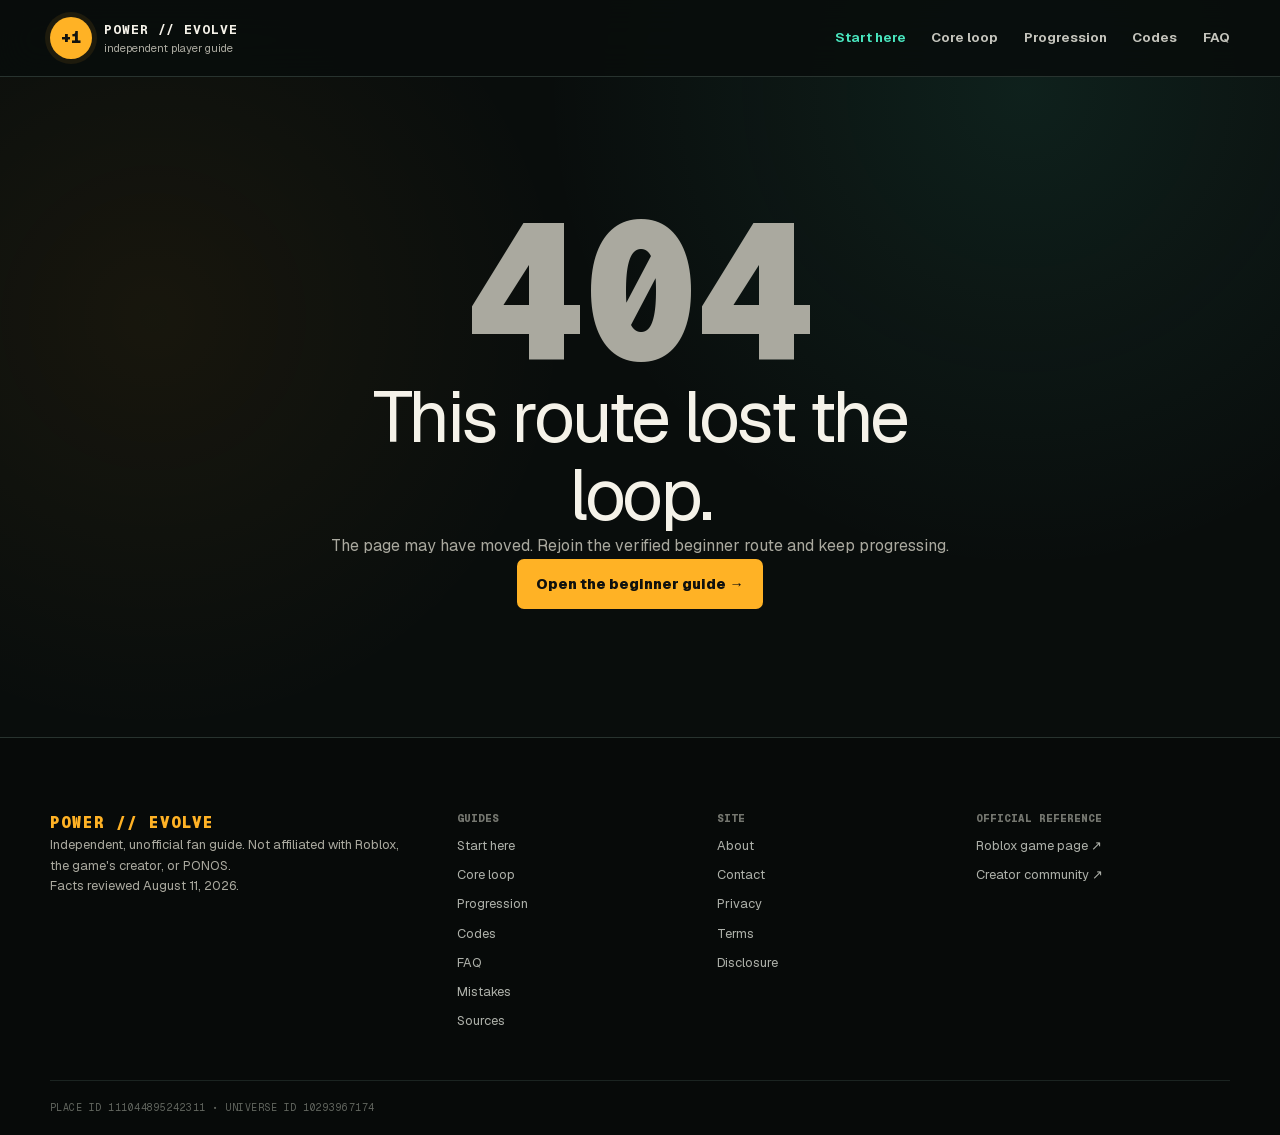
<file: _not-found/index.html>
<!DOCTYPE html><html lang="en"><head><meta charSet="utf-8"/><meta name="viewport" content="width=device-width, initial-scale=1"/><link rel="stylesheet" href="/_next/static/chunks/0t9qf1xxase9-.css" data-precedence="next"/><link rel="preload" as="script" fetchPriority="low" href="/_next/static/chunks/03xkck38_lpe..js"/><script src="/_next/static/chunks/07mk7.42u8w1s.js" async=""></script><script src="/_next/static/chunks/0.-t9l4~u11m_.js" async=""></script><script src="/_next/static/chunks/0wv_ut0x0s5ee.js" async=""></script><script src="/_next/static/chunks/turbopack-0l.7kyyd7jhz1.js" async=""></script><script src="/_next/static/chunks/0hd._cu5gy6cg.js" async=""></script><script src="/_next/static/chunks/0~bt8~2u--09_.js" async=""></script><meta name="robots" content="noindex"/><meta name="next-size-adjust" content=""/><title>+1 Battle Cat Power Evolution Beginner Guide</title><meta name="description" content="A verified, beginner-first guide to +1 Battle Cat Power Evolution on Roblox, including the gameplay loop, progression, codes, and common mistakes."/><meta name="application-name" content="Battle Cat Power Wiki"/><link rel="manifest" href="/manifest.webmanifest"/><link rel="canonical" href="https://plus1battlecatpowerevolution.wiki/"/><meta property="og:title" content="+1 Battle Cat Power Evolution Beginner Guide"/><meta property="og:description" content="A verified, beginner-first guide to +1 Battle Cat Power Evolution on Roblox, including the gameplay loop, progression, codes, and common mistakes."/><meta property="og:url" content="https://plus1battlecatpowerevolution.wiki/"/><meta property="og:site_name" content="+1 Battle Cat Power Evolution Wiki"/><meta property="og:image" content="https://plus1battlecatpowerevolution.wiki/og.png"/><meta property="og:image:width" content="1731"/><meta property="og:image:height" content="909"/><meta property="og:image:alt" content="+1 Battle Cat Power Evolution beginner guide"/><meta property="og:type" content="website"/><meta name="twitter:card" content="summary_large_image"/><meta name="twitter:title" content="+1 Battle Cat Power Evolution Beginner Guide"/><meta name="twitter:description" content="A verified, beginner-first guide to +1 Battle Cat Power Evolution on Roblox, including the gameplay loop, progression, codes, and common mistakes."/><meta name="twitter:image" content="https://plus1battlecatpowerevolution.wiki/og.png"/><link rel="shortcut icon" href="/images/battle-cat-icon.png"/><link rel="icon" href="/images/battle-cat-icon.png"/><link rel="apple-touch-icon" href="/icon-192.png"/><script src="/_next/static/chunks/03~yq9q893hmn.js" noModule=""></script><style id="adsterra-placement-css">.ad-placement{margin:1rem 0;padding:.5rem;border:1px dashed rgba(127,127,127,.45)}.ad-label{display:block;font-size:.75rem;letter-spacing:.04em;text-transform:uppercase;opacity:.7}</style>
</head><body class="geist_a71539c9-module__T19VSG__variable geist_mono_8d43a2aa-module__8Li5zG__variable"><div hidden=""><!--$--><!--/$--></div><a class="skip-link" href="#main-content">Skip to main content</a><header class="site-header"><div class="header-inner"><a class="brand" aria-label="Battle Cat Power Wiki home" href="/"><span class="brand-mark" aria-hidden="true">+1</span><span class="brand-copy"><strong>POWER // EVOLVE</strong><small>independent player guide</small></span></a><nav class="desktop-nav" aria-label="Primary navigation"><div class=""><a href="/beginner-guide/">Start here</a><a href="/gameplay-loop/">Core loop</a><a href="/progression/">Progression</a><a href="/codes/">Codes</a><a href="/faq/">FAQ</a></div></nav><details class="mobile-menu"><summary>Menu</summary><nav aria-label="Mobile navigation"><div class="mobile-links"><a href="/beginner-guide/">Start here</a><a href="/gameplay-loop/">Core loop</a><a href="/progression/">Progression</a><a href="/codes/">Codes</a><a href="/faq/">FAQ</a></div><a href="/mistakes/">Mistakes</a><a href="/sources/">Sources</a></nav></details></div></header><div id="main-content" tabindex="-1"><main class="not-found"><div class="not-found-inner"><p class="not-found-code">404</p><h1>This route lost the loop.</h1><p>The page may have moved. Rejoin the verified beginner route and keep progressing.</p><a class="button button-primary" href="/beginner-guide/">Open the beginner guide →</a></div></main><!--$--><!--/$--></div><footer class="site-footer"><div class="footer-grid"><div class="footer-intro"><p class="footer-brand">POWER // EVOLVE</p><p>Independent, unofficial fan guide. Not affiliated with Roblox, the game&#x27;s creator, or PONOS.</p><p class="checked">Facts reviewed <!-- -->August 11, 2026<!-- -->.</p></div><nav aria-label="Guide links"><p class="footer-heading">Guides</p><a href="/beginner-guide/">Start here</a><a href="/gameplay-loop/">Core loop</a><a href="/progression/">Progression</a><a href="/codes/">Codes</a><a href="/faq/">FAQ</a><a href="/mistakes/">Mistakes</a><a href="/sources/">Sources</a></nav><nav aria-label="Site links"><p class="footer-heading">Site</p><a href="/about/">About</a><a href="/contact/">Contact</a><a href="/privacy/">Privacy</a><a href="/terms/">Terms</a><a href="/disclosure/">Disclosure</a></nav><div><p class="footer-heading">Official reference</p><a href="https://www.roblox.com/games/111044895242311/1-Battle-Cat-Power-Evolution" target="_blank" rel="noreferrer">Roblox game page <span aria-hidden="true">↗</span></a><a href="https://www.roblox.com/communities/943021972/1-Battle-cat" target="_blank" rel="noreferrer">Creator community <span aria-hidden="true">↗</span></a></div></div><p class="footer-bottom">Place ID <!-- -->111044895242311<!-- --> <span aria-hidden="true">•</span> Universe ID <!-- -->10293967174</p></footer><script src="/_next/static/chunks/03xkck38_lpe..js" id="_R_" async=""></script><script>(self.__next_f=self.__next_f||[]).push([0])</script><script>self.__next_f.push([1,"1:\"$Sreact.fragment\"\n2:I[77263,[\"/_next/static/chunks/0hd._cu5gy6cg.js\",\"/_next/static/chunks/0~bt8~2u--09_.js\"],\"\"]\n3:I[3965,[\"/_next/static/chunks/0hd._cu5gy6cg.js\",\"/_next/static/chunks/0~bt8~2u--09_.js\"],\"default\"]\n4:I[34214,[\"/_next/static/chunks/0hd._cu5gy6cg.js\",\"/_next/static/chunks/0~bt8~2u--09_.js\"],\"default\"]\nc:I[68066,[\"/_next/static/chunks/0hd._cu5gy6cg.js\",\"/_next/static/chunks/0~bt8~2u--09_.js\"],\"default\",1]\n:HL[\"/_next/static/chunks/0t9qf1xxase9-.css\",\"style\"]\n"])</script><script>self.__next_f.push([1,"0:{\"P\":null,\"c\":[\"\",\"_not-found\",\"\"],\"q\":\"\",\"i\":false,\"f\":[[[\"\",{\"children\":[\"/_not-found\",{\"children\":[\"__PAGE__\",{}]}]},\"$undefined\",\"$undefined\",16],[[\"$\",\"$1\",\"c\",{\"children\":[[[\"$\",\"link\",\"0\",{\"rel\":\"stylesheet\",\"href\":\"/_next/static/chunks/0t9qf1xxase9-.css\",\"precedence\":\"next\",\"crossOrigin\":\"$undefined\",\"nonce\":\"$undefined\"}],[\"$\",\"script\",\"script-0\",{\"src\":\"/_next/static/chunks/0hd._cu5gy6cg.js\",\"async\":true,\"nonce\":\"$undefined\"}],[\"$\",\"script\",\"script-1\",{\"src\":\"/_next/static/chunks/0~bt8~2u--09_.js\",\"async\":true,\"nonce\":\"$undefined\"}]],[\"$\",\"html\",null,{\"lang\":\"en\",\"children\":[\"$\",\"body\",null,{\"className\":\"geist_a71539c9-module__T19VSG__variable geist_mono_8d43a2aa-module__8Li5zG__variable\",\"children\":[[\"$\",\"a\",null,{\"className\":\"skip-link\",\"href\":\"#main-content\",\"children\":\"Skip to main content\"}],[\"$\",\"header\",null,{\"className\":\"site-header\",\"children\":[\"$\",\"div\",null,{\"className\":\"header-inner\",\"children\":[[\"$\",\"$L2\",null,{\"className\":\"brand\",\"href\":\"/\",\"aria-label\":\"Battle Cat Power Wiki home\",\"children\":[[\"$\",\"span\",null,{\"className\":\"brand-mark\",\"aria-hidden\":\"true\",\"children\":\"+1\"}],[\"$\",\"span\",null,{\"className\":\"brand-copy\",\"children\":[[\"$\",\"strong\",null,{\"children\":\"POWER // EVOLVE\"}],[\"$\",\"small\",null,{\"children\":\"independent player guide\"}]]}]]}],[\"$\",\"nav\",null,{\"className\":\"desktop-nav\",\"aria-label\":\"Primary navigation\",\"children\":[\"$\",\"div\",null,{\"className\":\"\",\"children\":[[\"$\",\"$L2\",\"/beginner-guide\",{\"href\":\"/beginner-guide\",\"children\":\"Start here\"}],[\"$\",\"$L2\",\"/gameplay-loop\",{\"href\":\"/gameplay-loop\",\"children\":\"Core loop\"}],[\"$\",\"$L2\",\"/progression\",{\"href\":\"/progression\",\"children\":\"Progression\"}],[\"$\",\"$L2\",\"/codes\",{\"href\":\"/codes\",\"children\":\"Codes\"}],[\"$\",\"$L2\",\"/faq\",{\"href\":\"/faq\",\"children\":\"FAQ\"}]]}]}],[\"$\",\"details\",null,{\"className\":\"mobile-menu\",\"children\":[[\"$\",\"summary\",null,{\"children\":\"Menu\"}],[\"$\",\"nav\",null,{\"aria-label\":\"Mobile navigation\",\"children\":[[\"$\",\"div\",null,{\"className\":\"mobile-links\",\"children\":[[\"$\",\"$L2\",\"/beginner-guide\",{\"href\":\"/beginner-guide\",\"children\":\"Start here\"}],[\"$\",\"$L2\",\"/gameplay-loop\",{\"href\":\"/gameplay-loop\",\"children\":\"Core loop\"}],[\"$\",\"$L2\",\"/progression\",{\"href\":\"/progression\",\"children\":\"Progression\"}],[\"$\",\"$L2\",\"/codes\",{\"href\":\"/codes\",\"children\":\"Codes\"}],[\"$\",\"$L2\",\"/faq\",{\"href\":\"/faq\",\"children\":\"FAQ\"}]]}],[\"$\",\"$L2\",null,{\"href\":\"/mistakes\",\"children\":\"Mistakes\"}],[\"$\",\"$L2\",null,{\"href\":\"/sources\",\"children\":\"Sources\"}]]}]]}]]}]}],[\"$\",\"div\",null,{\"id\":\"main-content\",\"tabIndex\":-1,\"children\":[\"$\",\"$L3\",null,{\"parallelRouterKey\":\"children\",\"error\":\"$undefined\",\"errorStyles\":\"$undefined\",\"errorScripts\":\"$undefined\",\"template\":[\"$\",\"$L4\",null,{}],\"templateStyles\":\"$undefined\",\"templateScripts\":\"$undefined\",\"notFound\":[[\"$\",\"main\",null,{\"className\":\"not-found\",\"children\":[\"$\",\"div\",null,{\"className\":\"not-found-inner\",\"children\":[[\"$\",\"p\",null,{\"className\":\"not-found-code\",\"children\":\"404\"}],[\"$\",\"h1\",null,{\"children\":\"This route lost the loop.\"}],[\"$\",\"p\",null,{\"children\":\"The page may have moved. Rejoin the verified beginner route and keep progressing.\"}],[\"$\",\"$L2\",null,{\"className\":\"button button-primary\",\"href\":\"/beginner-guide\",\"children\":\"Open the beginner guide →\"}]]}]}],[]],\"forbidden\":\"$undefined\",\"unauthorized\":\"$undefined\"}]}],[\"$\",\"footer\",null,{\"className\":\"site-footer\",\"children\":[[\"$\",\"div\",null,{\"className\":\"footer-grid\",\"children\":[[\"$\",\"div\",null,{\"className\":\"footer-intro\",\"children\":[[\"$\",\"p\",null,{\"className\":\"footer-brand\",\"children\":\"POWER // EVOLVE\"}],[\"$\",\"p\",null,{\"children\":\"Independent, unofficial fan guide. Not affiliated with Roblox, the game's creator, or PONOS.\"}],[\"$\",\"p\",null,{\"className\":\"checked\",\"children\":[\"Facts reviewed \",\"August 11, 2026\",\".\"]}]]}],[\"$\",\"nav\",null,{\"aria-label\":\"Guide links\",\"children\":[[\"$\",\"p\",null,{\"className\":\"footer-heading\",\"children\":\"Guides\"}],[[\"$\",\"$L2\",\"/beginner-guide\",{\"href\":\"/beginner-guide\",\"children\":\"Start here\"}],[\"$\",\"$L2\",\"/gameplay-loop\",{\"href\":\"/gameplay-loop\",\"children\":\"Core loop\"}],[\"$\",\"$L2\",\"/progression\",{\"href\":\"/progression\",\"children\":\"Progression\"}],[\"$\",\"$L2\",\"/codes\",{\"href\":\"/codes\",\"children\":\"Codes\"}],[\"$\",\"$L2\",\"/faq\",{\"href\":\"/faq\",\"children\":\"FAQ\"}],[\"$\",\"$L2\",\"/mistakes\",{\"href\":\"/mistakes\",\"children\":\"Mistakes\"}],[\"$\",\"$L2\",\"/sources\",{\"href\":\"/sources\",\"children\":\"Sources\"}]]]}],[\"$\",\"nav\",null,{\"aria-label\":\"Site links\",\"children\":[[\"$\",\"p\",null,{\"className\":\"footer-heading\",\"children\":\"Site\"}],[[\"$\",\"$L2\",\"/about\",{\"href\":\"/about\",\"children\":\"About\"}],[\"$\",\"$L2\",\"/contact\",{\"href\":\"/contact\",\"children\":\"Contact\"}],[\"$\",\"$L2\",\"/privacy\",{\"href\":\"/privacy\",\"children\":\"Privacy\"}],[\"$\",\"$L2\",\"/terms\",{\"href\":\"/terms\",\"children\":\"Terms\"}],[\"$\",\"$L2\",\"/disclosure\",{\"href\":\"/disclosure\",\"children\":\"Disclosure\"}]]]}],[\"$\",\"div\",null,{\"children\":[[\"$\",\"p\",null,{\"className\":\"footer-heading\",\"children\":\"Official reference\"}],[\"$\",\"a\",null,{\"href\":\"https://www.roblox.com/games/111044895242311/1-Battle-Cat-Power-Evolution\",\"target\":\"_blank\",\"rel\":\"noreferrer\",\"children\":[\"Roblox game page \",\"$L5\"]}],\"$L6\"]}]]}],\"$L7\"]}]]}]}]]}],{\"children\":[\"$L8\",{\"children\":[\"$L9\",{},null,false,null]},null,false,\"$@a\"]},null,false,null],\"$Lb\",false]],\"m\":\"$undefined\",\"G\":[\"$c\",[\"$Ld\"]],\"S\":true,\"h\":null,\"s\":\"$undefined\",\"l\":\"$undefined\",\"p\":\"$undefined\",\"d\":\"$undefined\",\"b\":\"l3Jk9w14Cx00iwnd-M60k\"}\n"])</script><script>self.__next_f.push([1,"e:I[53125,[\"/_next/static/chunks/0hd._cu5gy6cg.js\",\"/_next/static/chunks/0~bt8~2u--09_.js\"],\"OutletBoundary\"]\nf:\"$Sreact.suspense\"\n12:I[53125,[\"/_next/static/chunks/0hd._cu5gy6cg.js\",\"/_next/static/chunks/0~bt8~2u--09_.js\"],\"ViewportBoundary\"]\n14:I[53125,[\"/_next/static/chunks/0hd._cu5gy6cg.js\",\"/_next/static/chunks/0~bt8~2u--09_.js\"],\"MetadataBoundary\"]\n5:[\"$\",\"span\",null,{\"aria-hidden\":\"true\",\"children\":\"↗\"}]\n6:[\"$\",\"a\",null,{\"href\":\"https://www.roblox.com/communities/943021972/1-Battle-cat\",\"target\":\"_blank\",\"rel\":\"noreferrer\",\"children\":[\"Creator community \",[\"$\",\"span\",null,{\"aria-hidden\":\"true\",\"children\":\"↗\"}]]}]\n7:[\"$\",\"p\",null,{\"className\":\"footer-bottom\",\"children\":[\"Place ID \",\"111044895242311\",\" \",[\"$\",\"span\",null,{\"aria-hidden\":\"true\",\"children\":\"•\"}],\" Universe ID \",\"10293967174\"]}]\n8:[\"$\",\"$1\",\"c\",{\"children\":[null,[\"$\",\"$L3\",null,{\"parallelRouterKey\":\"children\",\"error\":\"$undefined\",\"errorStyles\":\"$undefined\",\"errorScripts\":\"$undefined\",\"template\":[\"$\",\"$L4\",null,{}],\"templateStyles\":\"$undefined\",\"templateScripts\":\"$undefined\",\"notFound\":\"$undefined\",\"forbidden\":\"$undefined\",\"unauthorized\":\"$undefined\"}]]}]\n9:[\"$\",\"$1\",\"c\",{\"children\":[[\"$\",\"main\",null,{\"className\":\"not-found\",\"children\":[\"$\",\"div\",null,{\"className\":\"not-found-inner\",\"children\":[[\"$\",\"p\",null,{\"className\":\"not-found-code\",\"children\":\"404\"}],[\"$\",\"h1\",null,{\"children\":\"This route lost the loop.\"}],[\"$\",\"p\",null,{\"children\":\"The page may have moved. Rejoin the verified beginner route and keep progressing.\"}],[\"$\",\"$L2\",null,{\"className\":\"button button-primary\",\"href\":\"/beginner-guide\",\"children\":\"Open the beginner guide →\"}]]}]}],null,[\"$\",\"$Le\",null,{\"children\":[\"$\",\"$f\",null,{\"name\":\"Next.MetadataOutlet\",\"children\":\"$@10\"}]}]]}]\n11:[]\na:\"$W11\"\nb:[\"$\",\"$1\",\"h\",{\"children\":[[\"$\",\"meta\",null,{\"name\":\"robots\",\"content\":\"noindex\"}],[\"$\",\"$L12\",null,{\"children\":\"$L13\"}],[\"$\",\"div\",null,{\"hidden\":true,\"children\":[\"$\",\"$L14\",null,{\"children\":[\"$\",\"$f\",null,{\"name\":\"Next.Metadata\",\"children\":\"$L15\"}]}]}],[\"$\",\"meta\",null,{\"name\":\"next-size-adjust\",\"content\":\"\"}]]}]\nd:[\"$\",\"link\",\"0\",{\"rel\":\"stylesheet\",\"href\":\"/_next/static/chunks/0t9qf1xxase9-.css\",\"precedence\":\"next\",\"crossOrigin\":\"$undefined\",\"nonce\":\"$undefined\"}]\n"])</script><script>self.__next_f.push([1,"13:[[\"$\",\"meta\",\"0\",{\"charSet\":\"utf-8\"}],[\"$\",\"meta\",\"1\",{\"name\":\"viewport\",\"content\":\"width=device-width, initial-scale=1\"}]]\n"])</script><script>self.__next_f.push([1,"16:I[19407,[\"/_next/static/chunks/0hd._cu5gy6cg.js\",\"/_next/static/chunks/0~bt8~2u--09_.js\"],\"IconMark\"]\n10:null\n"])</script><script>self.__next_f.push([1,"15:[[\"$\",\"title\",\"0\",{\"children\":\"+1 Battle Cat Power Evolution Beginner Guide\"}],[\"$\",\"meta\",\"1\",{\"name\":\"description\",\"content\":\"A verified, beginner-first guide to +1 Battle Cat Power Evolution on Roblox, including the gameplay loop, progression, codes, and common mistakes.\"}],[\"$\",\"meta\",\"2\",{\"name\":\"application-name\",\"content\":\"Battle Cat Power Wiki\"}],[\"$\",\"link\",\"3\",{\"rel\":\"manifest\",\"href\":\"/manifest.webmanifest\",\"crossOrigin\":\"$undefined\"}],[\"$\",\"link\",\"4\",{\"rel\":\"canonical\",\"href\":\"https://plus1battlecatpowerevolution.wiki/\"}],[\"$\",\"meta\",\"5\",{\"property\":\"og:title\",\"content\":\"+1 Battle Cat Power Evolution Beginner Guide\"}],[\"$\",\"meta\",\"6\",{\"property\":\"og:description\",\"content\":\"A verified, beginner-first guide to +1 Battle Cat Power Evolution on Roblox, including the gameplay loop, progression, codes, and common mistakes.\"}],[\"$\",\"meta\",\"7\",{\"property\":\"og:url\",\"content\":\"https://plus1battlecatpowerevolution.wiki/\"}],[\"$\",\"meta\",\"8\",{\"property\":\"og:site_name\",\"content\":\"+1 Battle Cat Power Evolution Wiki\"}],[\"$\",\"meta\",\"9\",{\"property\":\"og:image\",\"content\":\"https://plus1battlecatpowerevolution.wiki/og.png\"}],[\"$\",\"meta\",\"10\",{\"property\":\"og:image:width\",\"content\":\"1731\"}],[\"$\",\"meta\",\"11\",{\"property\":\"og:image:height\",\"content\":\"909\"}],[\"$\",\"meta\",\"12\",{\"property\":\"og:image:alt\",\"content\":\"+1 Battle Cat Power Evolution beginner guide\"}],[\"$\",\"meta\",\"13\",{\"property\":\"og:type\",\"content\":\"website\"}],[\"$\",\"meta\",\"14\",{\"name\":\"twitter:card\",\"content\":\"summary_large_image\"}],[\"$\",\"meta\",\"15\",{\"name\":\"twitter:title\",\"content\":\"+1 Battle Cat Power Evolution Beginner Guide\"}],[\"$\",\"meta\",\"16\",{\"name\":\"twitter:description\",\"content\":\"A verified, beginner-first guide to +1 Battle Cat Power Evolution on Roblox, including the gameplay loop, progression, codes, and common mistakes.\"}],[\"$\",\"meta\",\"17\",{\"name\":\"twitter:image\",\"content\":\"https://plus1battlecatpowerevolution.wiki/og.png\"}],[\"$\",\"link\",\"18\",{\"rel\":\"shortcut icon\",\"href\":\"/images/battle-cat-icon.png\"}],[\"$\",\"link\",\"19\",{\"rel\":\"icon\",\"href\":\"/images/battle-cat-icon.png\"}],[\"$\",\"link\",\"20\",{\"rel\":\"apple-touch-icon\",\"href\":\"/icon-192.png\"}],[\"$\",\"$L16\",\"21\",{}]]\n"])</script><script type="application/json" id="adsterra-config">{"adNetwork":"adsterra","status":"ready","cleanPage":false,"slots":[{"id":"top","format":"banner","variants":[{"minWidth":768,"width":728,"height":90,"key":"12fd6e3b8329b74a14f57f3df7079998","scriptUrl":"https://bauval.org/22/12fd6e3b8329b74a14f57f3df7079998"},{"minWidth":0,"width":320,"height":50,"key":"ce012612db230b8224fc86d10b969420","scriptUrl":"https://bauval.org/22/ce012612db230b8224fc86d10b969420"}]},{"id":"mid","format":"native","containerId":"container-4c6693a6e841523598ba5d856af47e85","scriptUrl":"https://bauval.org/21/4c6693a6e841523598ba5d856af47e85"},{"id":"bottom","format":"banner","width":300,"height":250,"key":"1484ffa234af0f042ebec8c61cdd346d","scriptUrl":"https://bauval.org/22/1484ffa234af0f042ebec8c61cdd346d"}],"enablePopunder":false,"enableSocialBar":false,"popunderScriptUrl":"","socialBarScriptUrl":""}</script><script src="/adsterra/late.js" defer></script>
</body></html>
</file>
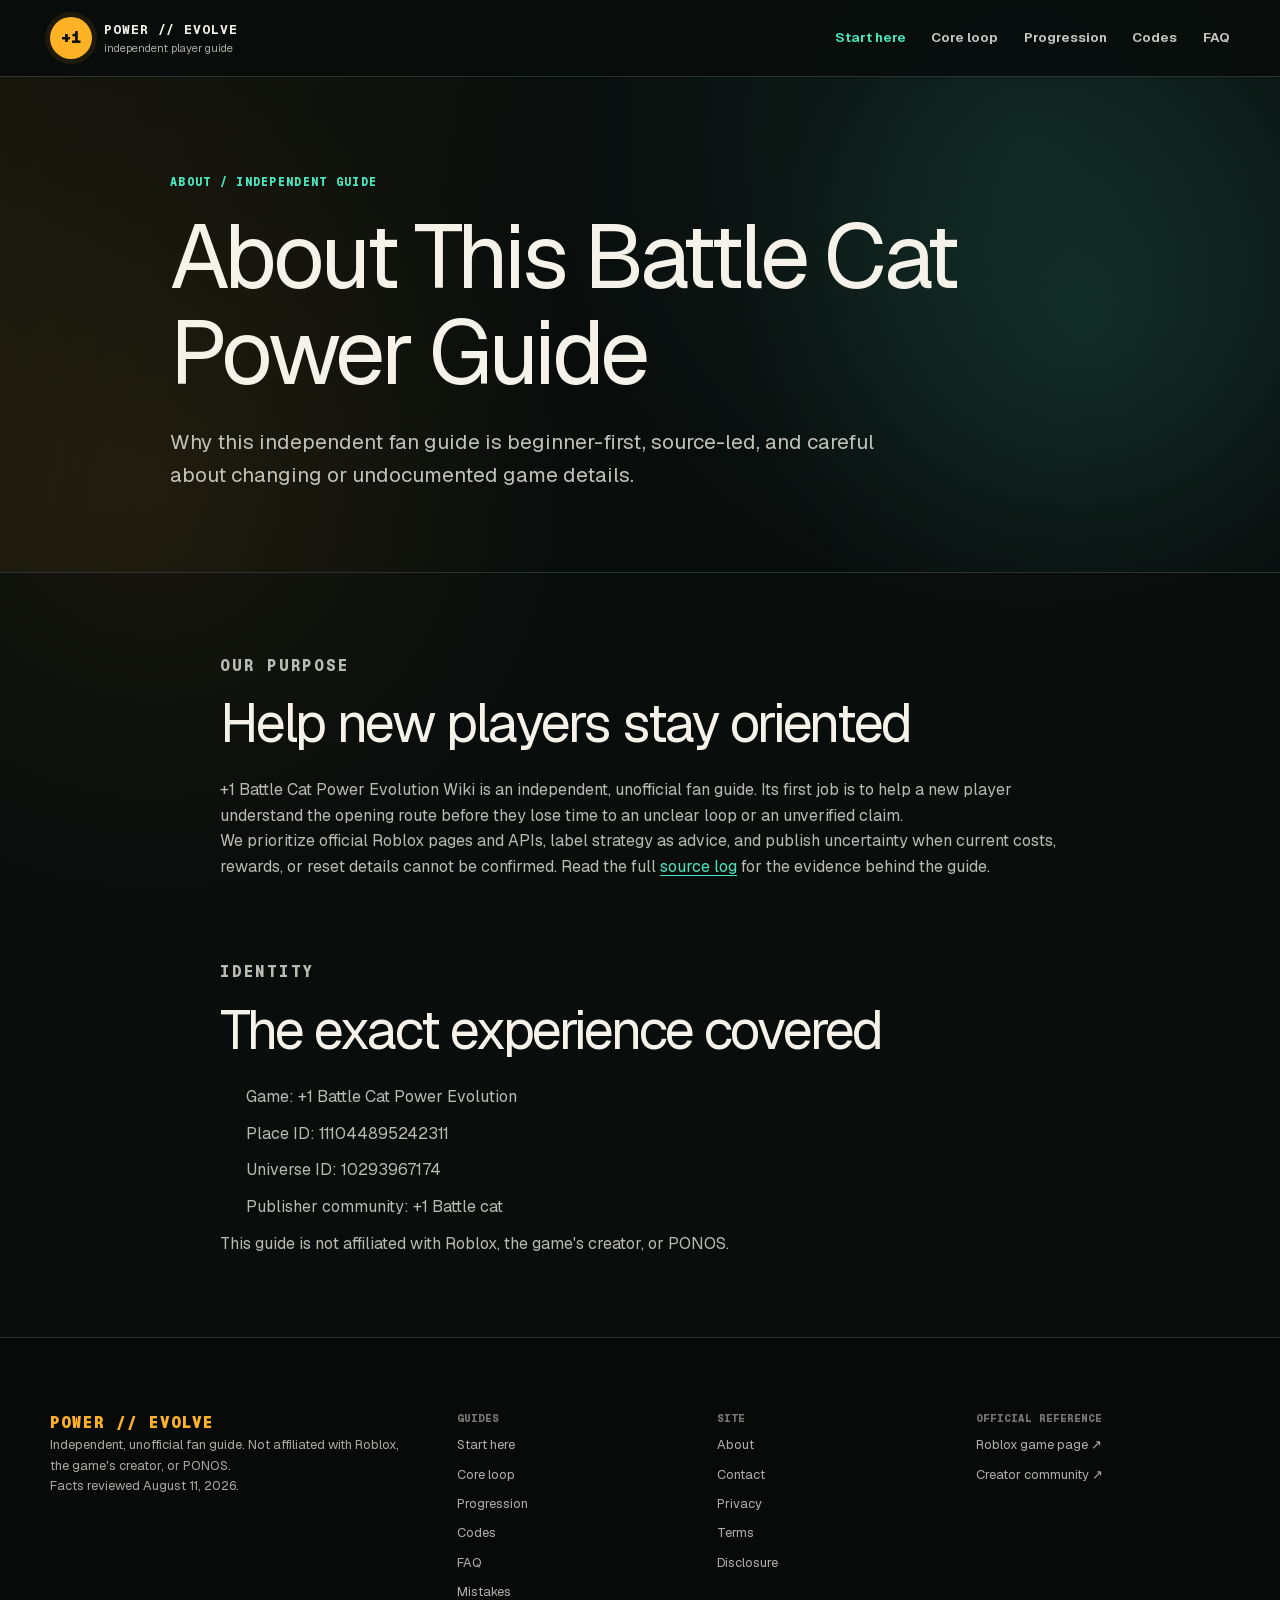
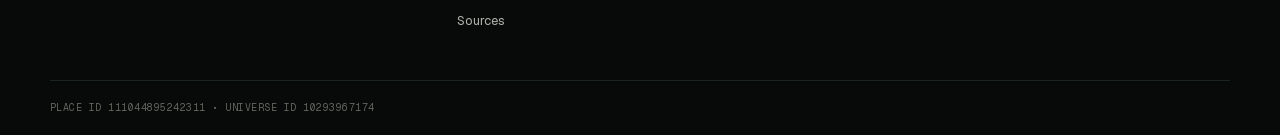
<file: about/index.html>
<!DOCTYPE html><html lang="en"><head><meta charSet="utf-8"/><meta name="viewport" content="width=device-width, initial-scale=1"/><link rel="preload" href="/_next/static/media/797e433ab948586e-s.p.08e28id.o-okb.woff2" as="font" crossorigin="" type="font/woff2"/><link rel="preload" href="/_next/static/media/caa3a2e1cccd8315-s.p.09~u27dqhyhd6.woff2" as="font" crossorigin="" type="font/woff2"/><link rel="stylesheet" href="/_next/static/chunks/0t9qf1xxase9-.css" data-precedence="next"/><link rel="preload" as="script" fetchPriority="low" href="/_next/static/chunks/03xkck38_lpe..js"/><script src="/_next/static/chunks/07mk7.42u8w1s.js" async=""></script><script src="/_next/static/chunks/0.-t9l4~u11m_.js" async=""></script><script src="/_next/static/chunks/0wv_ut0x0s5ee.js" async=""></script><script src="/_next/static/chunks/turbopack-0l.7kyyd7jhz1.js" async=""></script><script src="/_next/static/chunks/0hd._cu5gy6cg.js" async=""></script><script src="/_next/static/chunks/0~bt8~2u--09_.js" async=""></script><meta name="next-size-adjust" content=""/><title>About This Battle Cat Power Guide | Battle Cat Power Wiki</title><meta name="description" content="Why this independent fan guide is beginner-first, source-led, and careful about changing or undocumented game details."/><meta name="application-name" content="Battle Cat Power Wiki"/><link rel="manifest" href="/manifest.webmanifest"/><link rel="canonical" href="https://plus1battlecatpowerevolution.wiki/about/"/><meta property="og:title" content="About This Battle Cat Power Guide"/><meta property="og:description" content="Why this independent fan guide is beginner-first, source-led, and careful about changing or undocumented game details."/><meta property="og:url" content="https://plus1battlecatpowerevolution.wiki/about/"/><meta property="og:site_name" content="+1 Battle Cat Power Evolution Wiki"/><meta property="og:image" content="https://plus1battlecatpowerevolution.wiki/og.png"/><meta property="og:image:width" content="1731"/><meta property="og:image:height" content="909"/><meta property="og:image:alt" content="+1 Battle Cat Power Evolution beginner guide"/><meta property="og:type" content="article"/><meta name="twitter:card" content="summary_large_image"/><meta name="twitter:title" content="About This Battle Cat Power Guide"/><meta name="twitter:description" content="Why this independent fan guide is beginner-first, source-led, and careful about changing or undocumented game details."/><meta name="twitter:image" content="https://plus1battlecatpowerevolution.wiki/og.png"/><link rel="shortcut icon" href="/images/battle-cat-icon.png"/><link rel="icon" href="/images/battle-cat-icon.png"/><link rel="apple-touch-icon" href="/icon-192.png"/><script src="/_next/static/chunks/03~yq9q893hmn.js" noModule=""></script></head><body class="geist_a71539c9-module__T19VSG__variable geist_mono_8d43a2aa-module__8Li5zG__variable"><div hidden=""><!--$--><!--/$--></div><a class="skip-link" href="#main-content">Skip to main content</a><header class="site-header"><div class="header-inner"><a class="brand" aria-label="Battle Cat Power Wiki home" href="/"><span class="brand-mark" aria-hidden="true">+1</span><span class="brand-copy"><strong>POWER // EVOLVE</strong><small>independent player guide</small></span></a><nav class="desktop-nav" aria-label="Primary navigation"><div class=""><a href="/beginner-guide/">Start here</a><a href="/gameplay-loop/">Core loop</a><a href="/progression/">Progression</a><a href="/codes/">Codes</a><a href="/faq/">FAQ</a></div></nav><details class="mobile-menu"><summary>Menu</summary><nav aria-label="Mobile navigation"><div class="mobile-links"><a href="/beginner-guide/">Start here</a><a href="/gameplay-loop/">Core loop</a><a href="/progression/">Progression</a><a href="/codes/">Codes</a><a href="/faq/">FAQ</a></div><a href="/mistakes/">Mistakes</a><a href="/sources/">Sources</a></nav></details></div></header><div id="main-content" tabindex="-1"><main><script type="application/ld+json">{"@context":"https://schema.org","@type":"Article","headline":"About This Battle Cat Power Guide","description":"Why this independent fan guide is beginner-first, source-led, and careful about changing or undocumented game details.","mainEntityOfPage":"https://plus1battlecatpowerevolution.wiki/about","author":{"@type":"Organization","name":"+1 Battle Cat Power Evolution Wiki"},"publisher":{"@type":"Organization","name":"+1 Battle Cat Power Evolution Wiki"}}</script><header class="guide-hero"><div class="guide-hero-inner"><p class="eyebrow">About / independent guide</p><h1>About This Battle Cat Power Guide</h1><p class="guide-lede">Why this independent fan guide is beginner-first, source-led, and careful about changing or undocumented game details.</p></div></header><article class="article-shell"><section><p class="eyebrow">Our purpose</p><h2>Help new players stay oriented</h2><p>+1 Battle Cat Power Evolution Wiki<!-- --> is an independent, unofficial fan guide. Its first job is to help a new player understand the opening route before they lose time to an unclear loop or an unverified claim.</p><p>We prioritize official Roblox pages and APIs, label strategy as advice, and publish uncertainty when current costs, rewards, or reset details cannot be confirmed. Read the full <a href="/sources/">source log</a> for the evidence behind the guide.</p></section><section><p class="eyebrow">Identity</p><h2>The exact experience covered</h2><ul><li>Game: +1 Battle Cat Power Evolution</li><li>Place ID: <!-- -->111044895242311</li><li>Universe ID: <!-- -->10293967174</li><li>Publisher community: +1 Battle cat</li></ul><p>This guide is not affiliated with Roblox, the game&#x27;s creator, or PONOS.</p></section></article></main><!--$--><!--/$--></div><footer class="site-footer"><div class="footer-grid"><div class="footer-intro"><p class="footer-brand">POWER // EVOLVE</p><p>Independent, unofficial fan guide. Not affiliated with Roblox, the game&#x27;s creator, or PONOS.</p><p class="checked">Facts reviewed <!-- -->August 11, 2026<!-- -->.</p></div><nav aria-label="Guide links"><p class="footer-heading">Guides</p><a href="/beginner-guide/">Start here</a><a href="/gameplay-loop/">Core loop</a><a href="/progression/">Progression</a><a href="/codes/">Codes</a><a href="/faq/">FAQ</a><a href="/mistakes/">Mistakes</a><a href="/sources/">Sources</a></nav><nav aria-label="Site links"><p class="footer-heading">Site</p><a href="/about/">About</a><a href="/contact/">Contact</a><a href="/privacy/">Privacy</a><a href="/terms/">Terms</a><a href="/disclosure/">Disclosure</a></nav><div><p class="footer-heading">Official reference</p><a href="https://www.roblox.com/games/111044895242311/1-Battle-Cat-Power-Evolution" target="_blank" rel="noreferrer">Roblox game page <span aria-hidden="true">↗</span></a><a href="https://www.roblox.com/communities/943021972/1-Battle-cat" target="_blank" rel="noreferrer">Creator community <span aria-hidden="true">↗</span></a></div></div><p class="footer-bottom">Place ID <!-- -->111044895242311<!-- --> <span aria-hidden="true">•</span> Universe ID <!-- -->10293967174</p></footer><script src="/_next/static/chunks/03xkck38_lpe..js" id="_R_" async=""></script><script>(self.__next_f=self.__next_f||[]).push([0])</script><script>self.__next_f.push([1,"1:\"$Sreact.fragment\"\n2:I[77263,[\"/_next/static/chunks/0hd._cu5gy6cg.js\",\"/_next/static/chunks/0~bt8~2u--09_.js\"],\"\"]\n3:I[3965,[\"/_next/static/chunks/0hd._cu5gy6cg.js\",\"/_next/static/chunks/0~bt8~2u--09_.js\"],\"default\"]\n4:I[34214,[\"/_next/static/chunks/0hd._cu5gy6cg.js\",\"/_next/static/chunks/0~bt8~2u--09_.js\"],\"default\"]\nc:I[68066,[\"/_next/static/chunks/0hd._cu5gy6cg.js\",\"/_next/static/chunks/0~bt8~2u--09_.js\"],\"default\",1]\n:HL[\"/_next/static/chunks/0t9qf1xxase9-.css\",\"style\"]\n:HL[\"/_next/static/media/797e433ab948586e-s.p.08e28id.o-okb.woff2\",\"font\",{\"crossOrigin\":\"\",\"type\":\"font/woff2\"}]\n:HL[\"/_next/static/media/caa3a2e1cccd8315-s.p.09~u27dqhyhd6.woff2\",\"font\",{\"crossOrigin\":\"\",\"type\":\"font/woff2\"}]\n"])</script><script>self.__next_f.push([1,"0:{\"P\":null,\"c\":[\"\",\"about\",\"\"],\"q\":\"\",\"i\":false,\"f\":[[[\"\",{\"children\":[\"about\",{\"children\":[\"__PAGE__\",{}]}]},\"$undefined\",\"$undefined\",16],[[\"$\",\"$1\",\"c\",{\"children\":[[[\"$\",\"link\",\"0\",{\"rel\":\"stylesheet\",\"href\":\"/_next/static/chunks/0t9qf1xxase9-.css\",\"precedence\":\"next\",\"crossOrigin\":\"$undefined\",\"nonce\":\"$undefined\"}],[\"$\",\"script\",\"script-0\",{\"src\":\"/_next/static/chunks/0hd._cu5gy6cg.js\",\"async\":true,\"nonce\":\"$undefined\"}],[\"$\",\"script\",\"script-1\",{\"src\":\"/_next/static/chunks/0~bt8~2u--09_.js\",\"async\":true,\"nonce\":\"$undefined\"}]],[\"$\",\"html\",null,{\"lang\":\"en\",\"children\":[\"$\",\"body\",null,{\"className\":\"geist_a71539c9-module__T19VSG__variable geist_mono_8d43a2aa-module__8Li5zG__variable\",\"children\":[[\"$\",\"a\",null,{\"className\":\"skip-link\",\"href\":\"#main-content\",\"children\":\"Skip to main content\"}],[\"$\",\"header\",null,{\"className\":\"site-header\",\"children\":[\"$\",\"div\",null,{\"className\":\"header-inner\",\"children\":[[\"$\",\"$L2\",null,{\"className\":\"brand\",\"href\":\"/\",\"aria-label\":\"Battle Cat Power Wiki home\",\"children\":[[\"$\",\"span\",null,{\"className\":\"brand-mark\",\"aria-hidden\":\"true\",\"children\":\"+1\"}],[\"$\",\"span\",null,{\"className\":\"brand-copy\",\"children\":[[\"$\",\"strong\",null,{\"children\":\"POWER // EVOLVE\"}],[\"$\",\"small\",null,{\"children\":\"independent player guide\"}]]}]]}],[\"$\",\"nav\",null,{\"className\":\"desktop-nav\",\"aria-label\":\"Primary navigation\",\"children\":[\"$\",\"div\",null,{\"className\":\"\",\"children\":[[\"$\",\"$L2\",\"/beginner-guide\",{\"href\":\"/beginner-guide\",\"children\":\"Start here\"}],[\"$\",\"$L2\",\"/gameplay-loop\",{\"href\":\"/gameplay-loop\",\"children\":\"Core loop\"}],[\"$\",\"$L2\",\"/progression\",{\"href\":\"/progression\",\"children\":\"Progression\"}],[\"$\",\"$L2\",\"/codes\",{\"href\":\"/codes\",\"children\":\"Codes\"}],[\"$\",\"$L2\",\"/faq\",{\"href\":\"/faq\",\"children\":\"FAQ\"}]]}]}],[\"$\",\"details\",null,{\"className\":\"mobile-menu\",\"children\":[[\"$\",\"summary\",null,{\"children\":\"Menu\"}],[\"$\",\"nav\",null,{\"aria-label\":\"Mobile navigation\",\"children\":[[\"$\",\"div\",null,{\"className\":\"mobile-links\",\"children\":[[\"$\",\"$L2\",\"/beginner-guide\",{\"href\":\"/beginner-guide\",\"children\":\"Start here\"}],[\"$\",\"$L2\",\"/gameplay-loop\",{\"href\":\"/gameplay-loop\",\"children\":\"Core loop\"}],[\"$\",\"$L2\",\"/progression\",{\"href\":\"/progression\",\"children\":\"Progression\"}],[\"$\",\"$L2\",\"/codes\",{\"href\":\"/codes\",\"children\":\"Codes\"}],[\"$\",\"$L2\",\"/faq\",{\"href\":\"/faq\",\"children\":\"FAQ\"}]]}],[\"$\",\"$L2\",null,{\"href\":\"/mistakes\",\"children\":\"Mistakes\"}],[\"$\",\"$L2\",null,{\"href\":\"/sources\",\"children\":\"Sources\"}]]}]]}]]}]}],[\"$\",\"div\",null,{\"id\":\"main-content\",\"tabIndex\":-1,\"children\":[\"$\",\"$L3\",null,{\"parallelRouterKey\":\"children\",\"error\":\"$undefined\",\"errorStyles\":\"$undefined\",\"errorScripts\":\"$undefined\",\"template\":[\"$\",\"$L4\",null,{}],\"templateStyles\":\"$undefined\",\"templateScripts\":\"$undefined\",\"notFound\":[[\"$\",\"main\",null,{\"className\":\"not-found\",\"children\":[\"$\",\"div\",null,{\"className\":\"not-found-inner\",\"children\":[[\"$\",\"p\",null,{\"className\":\"not-found-code\",\"children\":\"404\"}],[\"$\",\"h1\",null,{\"children\":\"This route lost the loop.\"}],[\"$\",\"p\",null,{\"children\":\"The page may have moved. Rejoin the verified beginner route and keep progressing.\"}],[\"$\",\"$L2\",null,{\"className\":\"button button-primary\",\"href\":\"/beginner-guide\",\"children\":\"Open the beginner guide →\"}]]}]}],[]],\"forbidden\":\"$undefined\",\"unauthorized\":\"$undefined\"}]}],[\"$\",\"footer\",null,{\"className\":\"site-footer\",\"children\":[[\"$\",\"div\",null,{\"className\":\"footer-grid\",\"children\":[[\"$\",\"div\",null,{\"className\":\"footer-intro\",\"children\":[[\"$\",\"p\",null,{\"className\":\"footer-brand\",\"children\":\"POWER // EVOLVE\"}],[\"$\",\"p\",null,{\"children\":\"Independent, unofficial fan guide. Not affiliated with Roblox, the game's creator, or PONOS.\"}],[\"$\",\"p\",null,{\"className\":\"checked\",\"children\":[\"Facts reviewed \",\"August 11, 2026\",\".\"]}]]}],[\"$\",\"nav\",null,{\"aria-label\":\"Guide links\",\"children\":[[\"$\",\"p\",null,{\"className\":\"footer-heading\",\"children\":\"Guides\"}],[[\"$\",\"$L2\",\"/beginner-guide\",{\"href\":\"/beginner-guide\",\"children\":\"Start here\"}],[\"$\",\"$L2\",\"/gameplay-loop\",{\"href\":\"/gameplay-loop\",\"children\":\"Core loop\"}],[\"$\",\"$L2\",\"/progression\",{\"href\":\"/progression\",\"children\":\"Progression\"}],[\"$\",\"$L2\",\"/codes\",{\"href\":\"/codes\",\"children\":\"Codes\"}],[\"$\",\"$L2\",\"/faq\",{\"href\":\"/faq\",\"children\":\"FAQ\"}],[\"$\",\"$L2\",\"/mistakes\",{\"href\":\"/mistakes\",\"children\":\"Mistakes\"}],[\"$\",\"$L2\",\"/sources\",{\"href\":\"/sources\",\"children\":\"Sources\"}]]]}],[\"$\",\"nav\",null,{\"aria-label\":\"Site links\",\"children\":[[\"$\",\"p\",null,{\"className\":\"footer-heading\",\"children\":\"Site\"}],[[\"$\",\"$L2\",\"/about\",{\"href\":\"/about\",\"children\":\"About\"}],[\"$\",\"$L2\",\"/contact\",{\"href\":\"/contact\",\"children\":\"Contact\"}],[\"$\",\"$L2\",\"/privacy\",{\"href\":\"/privacy\",\"children\":\"Privacy\"}],[\"$\",\"$L2\",\"/terms\",{\"href\":\"/terms\",\"children\":\"Terms\"}],[\"$\",\"$L2\",\"/disclosure\",{\"href\":\"/disclosure\",\"children\":\"Disclosure\"}]]]}],[\"$\",\"div\",null,{\"children\":[[\"$\",\"p\",null,{\"className\":\"footer-heading\",\"children\":\"Official reference\"}],[\"$\",\"a\",null,{\"href\":\"https://www.roblox.com/games/111044895242311/1-Battle-Cat-Power-Evolution\",\"target\":\"_blank\",\"rel\":\"noreferrer\",\"children\":[\"Roblox game page \",\"$L5\"]}],\"$L6\"]}]]}],\"$L7\"]}]]}]}]]}],{\"children\":[\"$L8\",{\"children\":[\"$L9\",{},null,false,null]},null,false,\"$@a\"]},null,false,null],\"$Lb\",false]],\"m\":\"$undefined\",\"G\":[\"$c\",[\"$Ld\"]],\"S\":true,\"h\":null,\"s\":\"$undefined\",\"l\":\"$undefined\",\"p\":\"$undefined\",\"d\":\"$undefined\",\"b\":\"l3Jk9w14Cx00iwnd-M60k\"}\n"])</script><script>self.__next_f.push([1,"e:I[53125,[\"/_next/static/chunks/0hd._cu5gy6cg.js\",\"/_next/static/chunks/0~bt8~2u--09_.js\"],\"OutletBoundary\"]\nf:\"$Sreact.suspense\"\n12:I[53125,[\"/_next/static/chunks/0hd._cu5gy6cg.js\",\"/_next/static/chunks/0~bt8~2u--09_.js\"],\"ViewportBoundary\"]\n14:I[53125,[\"/_next/static/chunks/0hd._cu5gy6cg.js\",\"/_next/static/chunks/0~bt8~2u--09_.js\"],\"MetadataBoundary\"]\n5:[\"$\",\"span\",null,{\"aria-hidden\":\"true\",\"children\":\"↗\"}]\n6:[\"$\",\"a\",null,{\"href\":\"https://www.roblox.com/communities/943021972/1-Battle-cat\",\"target\":\"_blank\",\"rel\":\"noreferrer\",\"children\":[\"Creator community \",[\"$\",\"span\",null,{\"aria-hidden\":\"true\",\"children\":\"↗\"}]]}]\n7:[\"$\",\"p\",null,{\"className\":\"footer-bottom\",\"children\":[\"Place ID \",\"111044895242311\",\" \",[\"$\",\"span\",null,{\"aria-hidden\":\"true\",\"children\":\"•\"}],\" Universe ID \",\"10293967174\"]}]\n8:[\"$\",\"$1\",\"c\",{\"children\":[null,[\"$\",\"$L3\",null,{\"parallelRouterKey\":\"children\",\"error\":\"$undefined\",\"errorStyles\":\"$undefined\",\"errorScripts\":\"$undefined\",\"template\":[\"$\",\"$L4\",null,{}],\"templateStyles\":\"$undefined\",\"templateScripts\":\"$undefined\",\"notFound\":\"$undefined\",\"forbidden\":\"$undefined\",\"unauthorized\":\"$undefined\"}]]}]\n"])</script><script>self.__next_f.push([1,"9:[\"$\",\"$1\",\"c\",{\"children\":[[\"$\",\"main\",null,{\"children\":[[\"$\",\"script\",null,{\"type\":\"application/ld+json\",\"dangerouslySetInnerHTML\":{\"__html\":\"{\\\"@context\\\":\\\"https://schema.org\\\",\\\"@type\\\":\\\"Article\\\",\\\"headline\\\":\\\"About This Battle Cat Power Guide\\\",\\\"description\\\":\\\"Why this independent fan guide is beginner-first, source-led, and careful about changing or undocumented game details.\\\",\\\"mainEntityOfPage\\\":\\\"https://plus1battlecatpowerevolution.wiki/about\\\",\\\"author\\\":{\\\"@type\\\":\\\"Organization\\\",\\\"name\\\":\\\"+1 Battle Cat Power Evolution Wiki\\\"},\\\"publisher\\\":{\\\"@type\\\":\\\"Organization\\\",\\\"name\\\":\\\"+1 Battle Cat Power Evolution Wiki\\\"}}\"}}],[\"$\",\"header\",null,{\"className\":\"guide-hero\",\"children\":[\"$\",\"div\",null,{\"className\":\"guide-hero-inner\",\"children\":[[\"$\",\"p\",null,{\"className\":\"eyebrow\",\"children\":\"About / independent guide\"}],[\"$\",\"h1\",null,{\"children\":\"About This Battle Cat Power Guide\"}],[\"$\",\"p\",null,{\"className\":\"guide-lede\",\"children\":\"Why this independent fan guide is beginner-first, source-led, and careful about changing or undocumented game details.\"}],null]}]}],[\"$\",\"article\",null,{\"className\":\"article-shell\",\"children\":[[\"$\",\"section\",null,{\"children\":[[\"$\",\"p\",null,{\"className\":\"eyebrow\",\"children\":\"Our purpose\"}],[\"$\",\"h2\",null,{\"children\":\"Help new players stay oriented\"}],[\"$\",\"p\",null,{\"children\":[\"+1 Battle Cat Power Evolution Wiki\",\" is an independent, unofficial fan guide. Its first job is to help a new player understand the opening route before they lose time to an unclear loop or an unverified claim.\"]}],[\"$\",\"p\",null,{\"children\":[\"We prioritize official Roblox pages and APIs, label strategy as advice, and publish uncertainty when current costs, rewards, or reset details cannot be confirmed. Read the full \",[\"$\",\"$L2\",null,{\"href\":\"/sources\",\"children\":\"source log\"}],\" for the evidence behind the guide.\"]}]]}],[\"$\",\"section\",null,{\"children\":[[\"$\",\"p\",null,{\"className\":\"eyebrow\",\"children\":\"Identity\"}],[\"$\",\"h2\",null,{\"children\":\"The exact experience covered\"}],[\"$\",\"ul\",null,{\"children\":[[\"$\",\"li\",null,{\"children\":\"Game: +1 Battle Cat Power Evolution\"}],[\"$\",\"li\",null,{\"children\":[\"Place ID: \",\"111044895242311\"]}],[\"$\",\"li\",null,{\"children\":[\"Universe ID: \",\"10293967174\"]}],[\"$\",\"li\",null,{\"children\":\"Publisher community: +1 Battle cat\"}]]}],[\"$\",\"p\",null,{\"children\":\"This guide is not affiliated with Roblox, the game's creator, or PONOS.\"}]]}]]}],null]}],null,[\"$\",\"$Le\",null,{\"children\":[\"$\",\"$f\",null,{\"name\":\"Next.MetadataOutlet\",\"children\":\"$@10\"}]}]]}]\n"])</script><script>self.__next_f.push([1,"11:[]\na:\"$W11\"\nb:[\"$\",\"$1\",\"h\",{\"children\":[null,[\"$\",\"$L12\",null,{\"children\":\"$L13\"}],[\"$\",\"div\",null,{\"hidden\":true,\"children\":[\"$\",\"$L14\",null,{\"children\":[\"$\",\"$f\",null,{\"name\":\"Next.Metadata\",\"children\":\"$L15\"}]}]}],[\"$\",\"meta\",null,{\"name\":\"next-size-adjust\",\"content\":\"\"}]]}]\nd:[\"$\",\"link\",\"0\",{\"rel\":\"stylesheet\",\"href\":\"/_next/static/chunks/0t9qf1xxase9-.css\",\"precedence\":\"next\",\"crossOrigin\":\"$undefined\",\"nonce\":\"$undefined\"}]\n"])</script><script>self.__next_f.push([1,"13:[[\"$\",\"meta\",\"0\",{\"charSet\":\"utf-8\"}],[\"$\",\"meta\",\"1\",{\"name\":\"viewport\",\"content\":\"width=device-width, initial-scale=1\"}]]\n"])</script><script>self.__next_f.push([1,"16:I[19407,[\"/_next/static/chunks/0hd._cu5gy6cg.js\",\"/_next/static/chunks/0~bt8~2u--09_.js\"],\"IconMark\"]\n10:null\n"])</script><script>self.__next_f.push([1,"15:[[\"$\",\"title\",\"0\",{\"children\":\"About This Battle Cat Power Guide | Battle Cat Power Wiki\"}],[\"$\",\"meta\",\"1\",{\"name\":\"description\",\"content\":\"Why this independent fan guide is beginner-first, source-led, and careful about changing or undocumented game details.\"}],[\"$\",\"meta\",\"2\",{\"name\":\"application-name\",\"content\":\"Battle Cat Power Wiki\"}],[\"$\",\"link\",\"3\",{\"rel\":\"manifest\",\"href\":\"/manifest.webmanifest\",\"crossOrigin\":\"$undefined\"}],[\"$\",\"link\",\"4\",{\"rel\":\"canonical\",\"href\":\"https://plus1battlecatpowerevolution.wiki/about/\"}],[\"$\",\"meta\",\"5\",{\"property\":\"og:title\",\"content\":\"About This Battle Cat Power Guide\"}],[\"$\",\"meta\",\"6\",{\"property\":\"og:description\",\"content\":\"Why this independent fan guide is beginner-first, source-led, and careful about changing or undocumented game details.\"}],[\"$\",\"meta\",\"7\",{\"property\":\"og:url\",\"content\":\"https://plus1battlecatpowerevolution.wiki/about/\"}],[\"$\",\"meta\",\"8\",{\"property\":\"og:site_name\",\"content\":\"+1 Battle Cat Power Evolution Wiki\"}],[\"$\",\"meta\",\"9\",{\"property\":\"og:image\",\"content\":\"https://plus1battlecatpowerevolution.wiki/og.png\"}],[\"$\",\"meta\",\"10\",{\"property\":\"og:image:width\",\"content\":\"1731\"}],[\"$\",\"meta\",\"11\",{\"property\":\"og:image:height\",\"content\":\"909\"}],[\"$\",\"meta\",\"12\",{\"property\":\"og:image:alt\",\"content\":\"+1 Battle Cat Power Evolution beginner guide\"}],[\"$\",\"meta\",\"13\",{\"property\":\"og:type\",\"content\":\"article\"}],[\"$\",\"meta\",\"14\",{\"name\":\"twitter:card\",\"content\":\"summary_large_image\"}],[\"$\",\"meta\",\"15\",{\"name\":\"twitter:title\",\"content\":\"About This Battle Cat Power Guide\"}],[\"$\",\"meta\",\"16\",{\"name\":\"twitter:description\",\"content\":\"Why this independent fan guide is beginner-first, source-led, and careful about changing or undocumented game details.\"}],[\"$\",\"meta\",\"17\",{\"name\":\"twitter:image\",\"content\":\"https://plus1battlecatpowerevolution.wiki/og.png\"}],[\"$\",\"link\",\"18\",{\"rel\":\"shortcut icon\",\"href\":\"/images/battle-cat-icon.png\"}],[\"$\",\"link\",\"19\",{\"rel\":\"icon\",\"href\":\"/images/battle-cat-icon.png\"}],[\"$\",\"link\",\"20\",{\"rel\":\"apple-touch-icon\",\"href\":\"/icon-192.png\"}],[\"$\",\"$L16\",\"21\",{}]]\n"])</script></body></html>
</file>
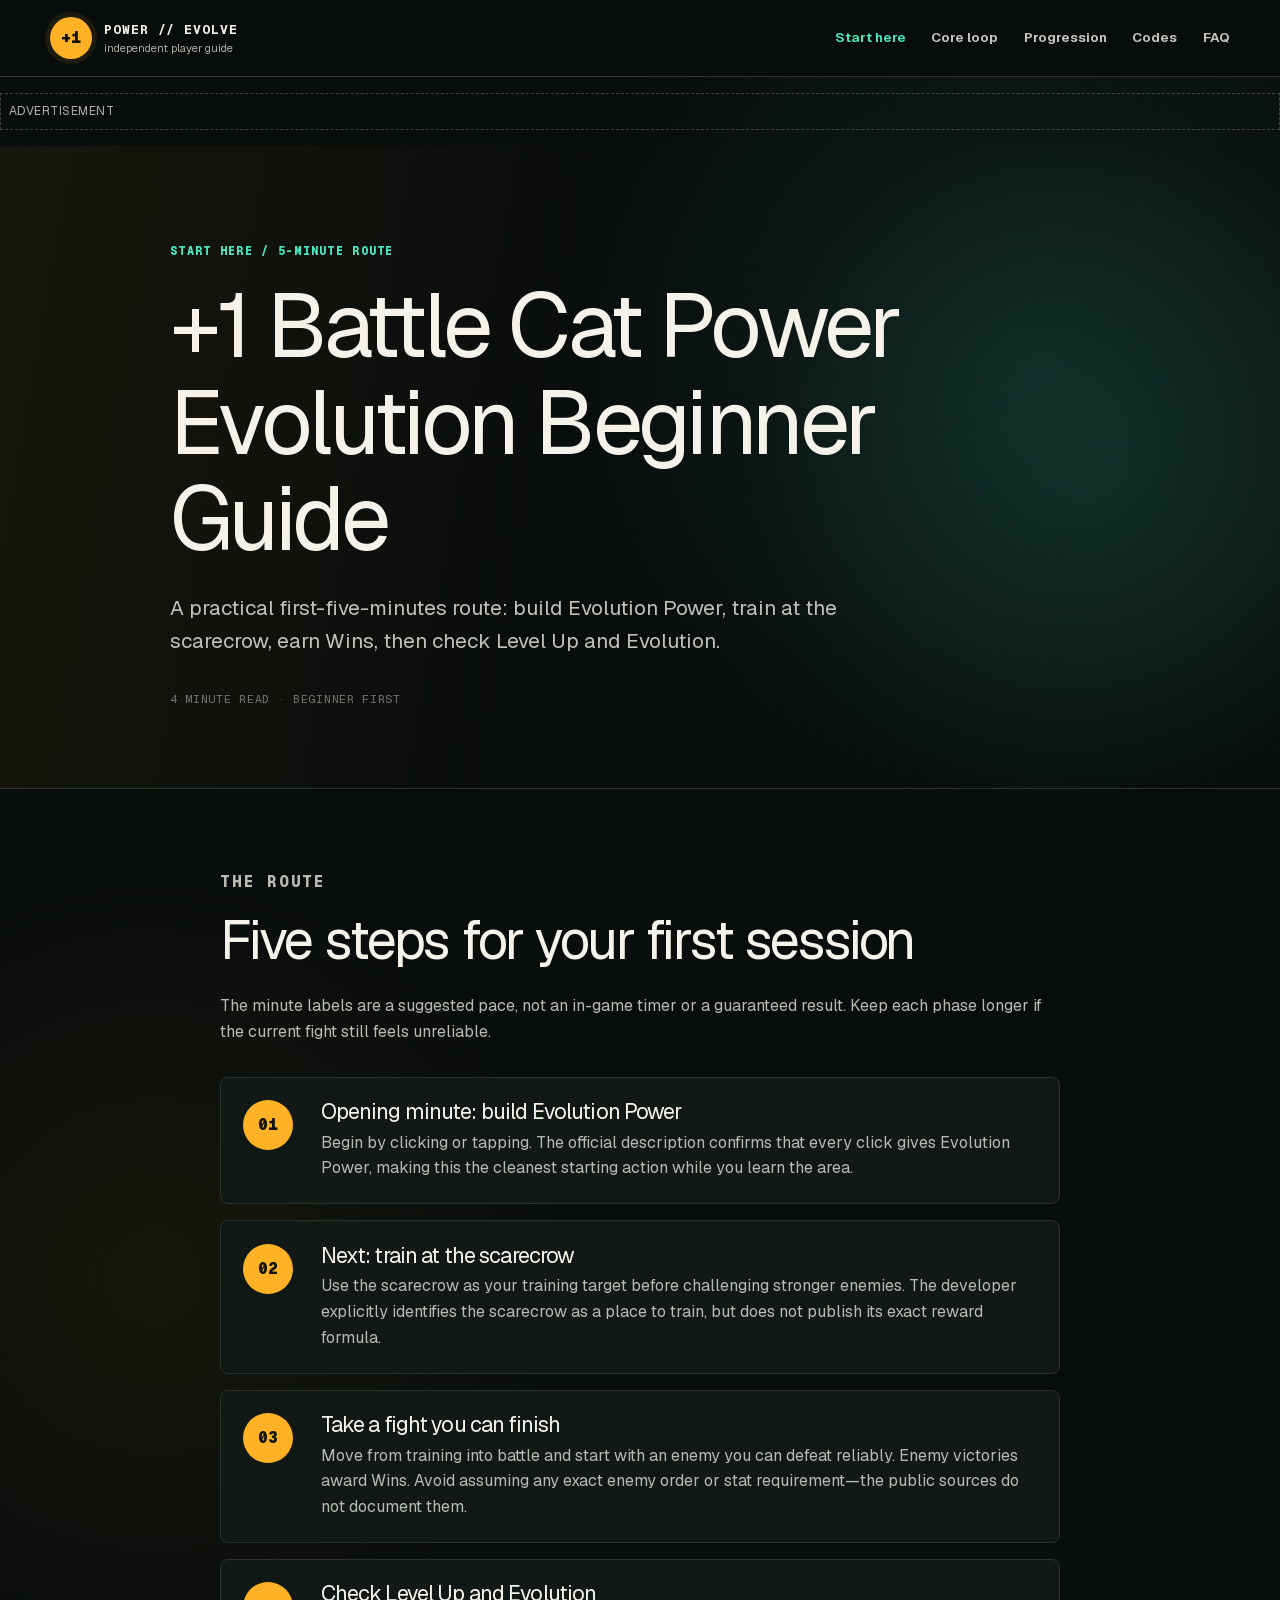
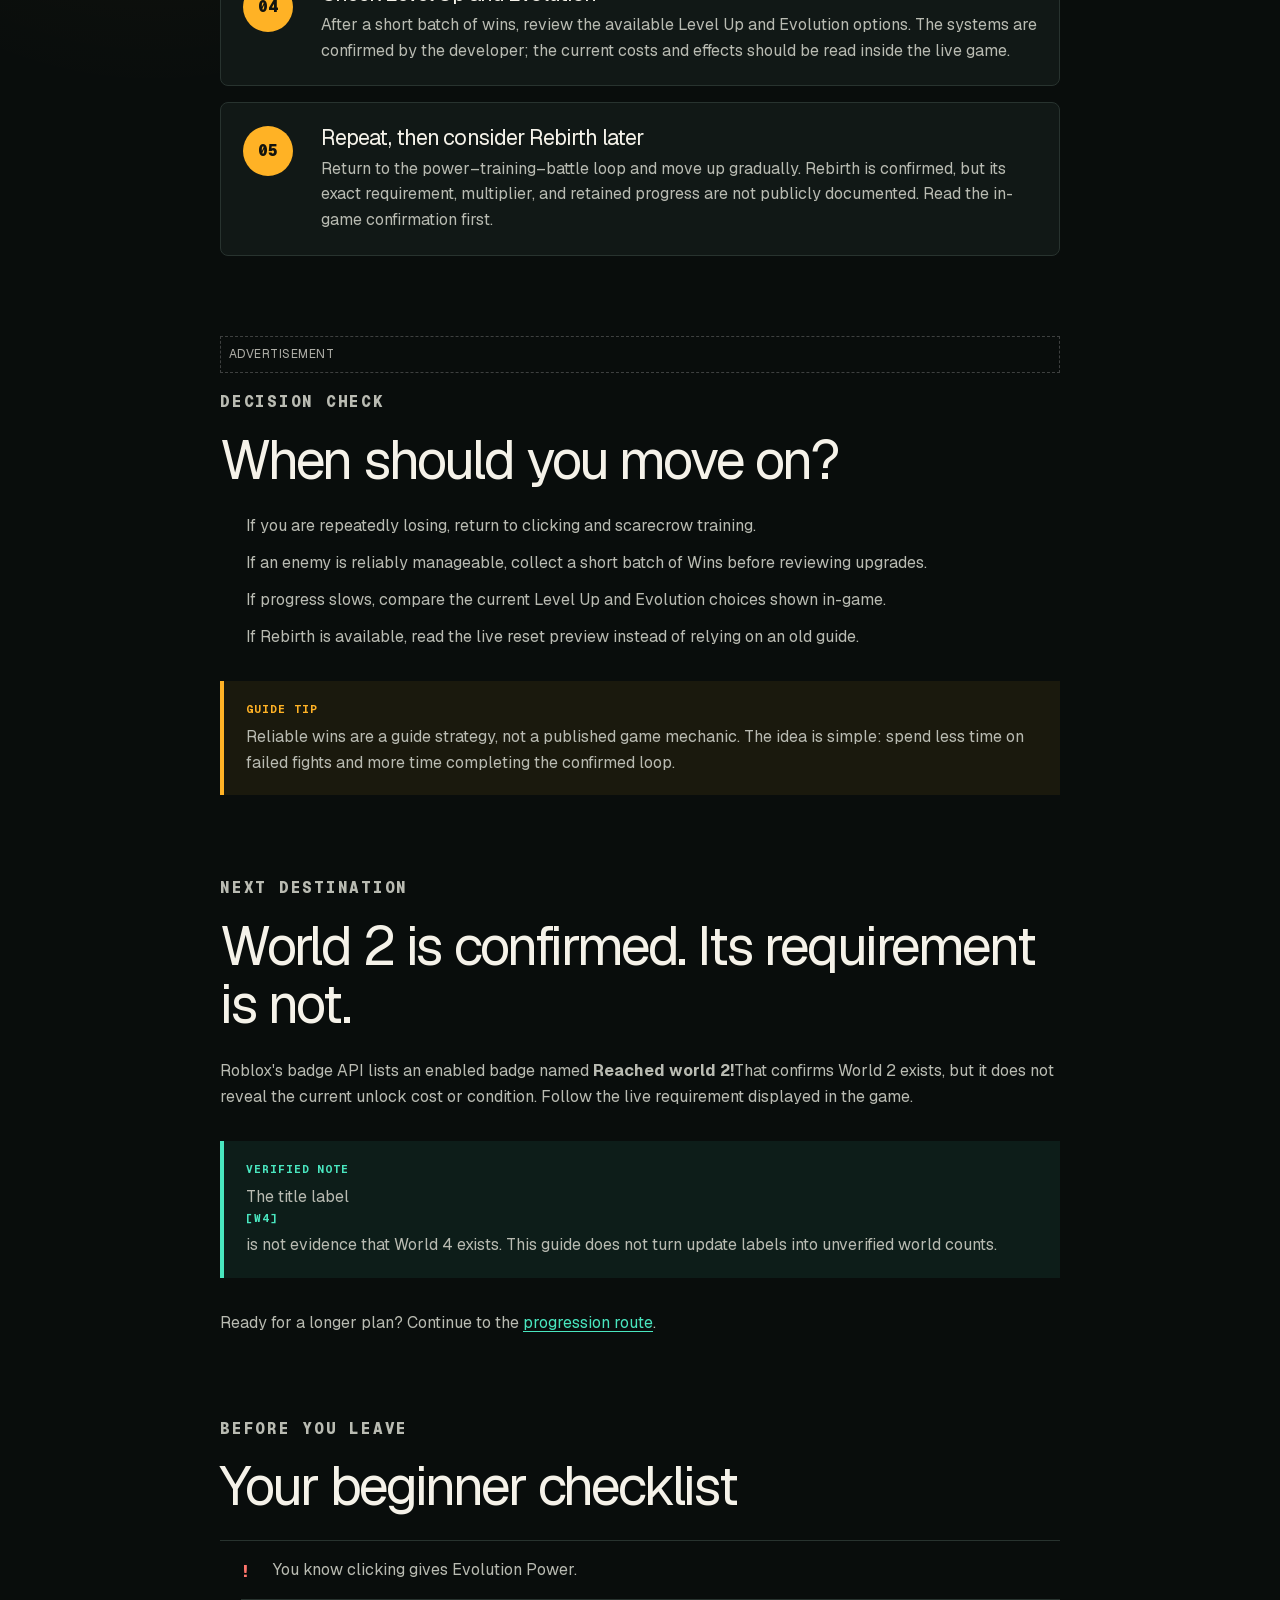
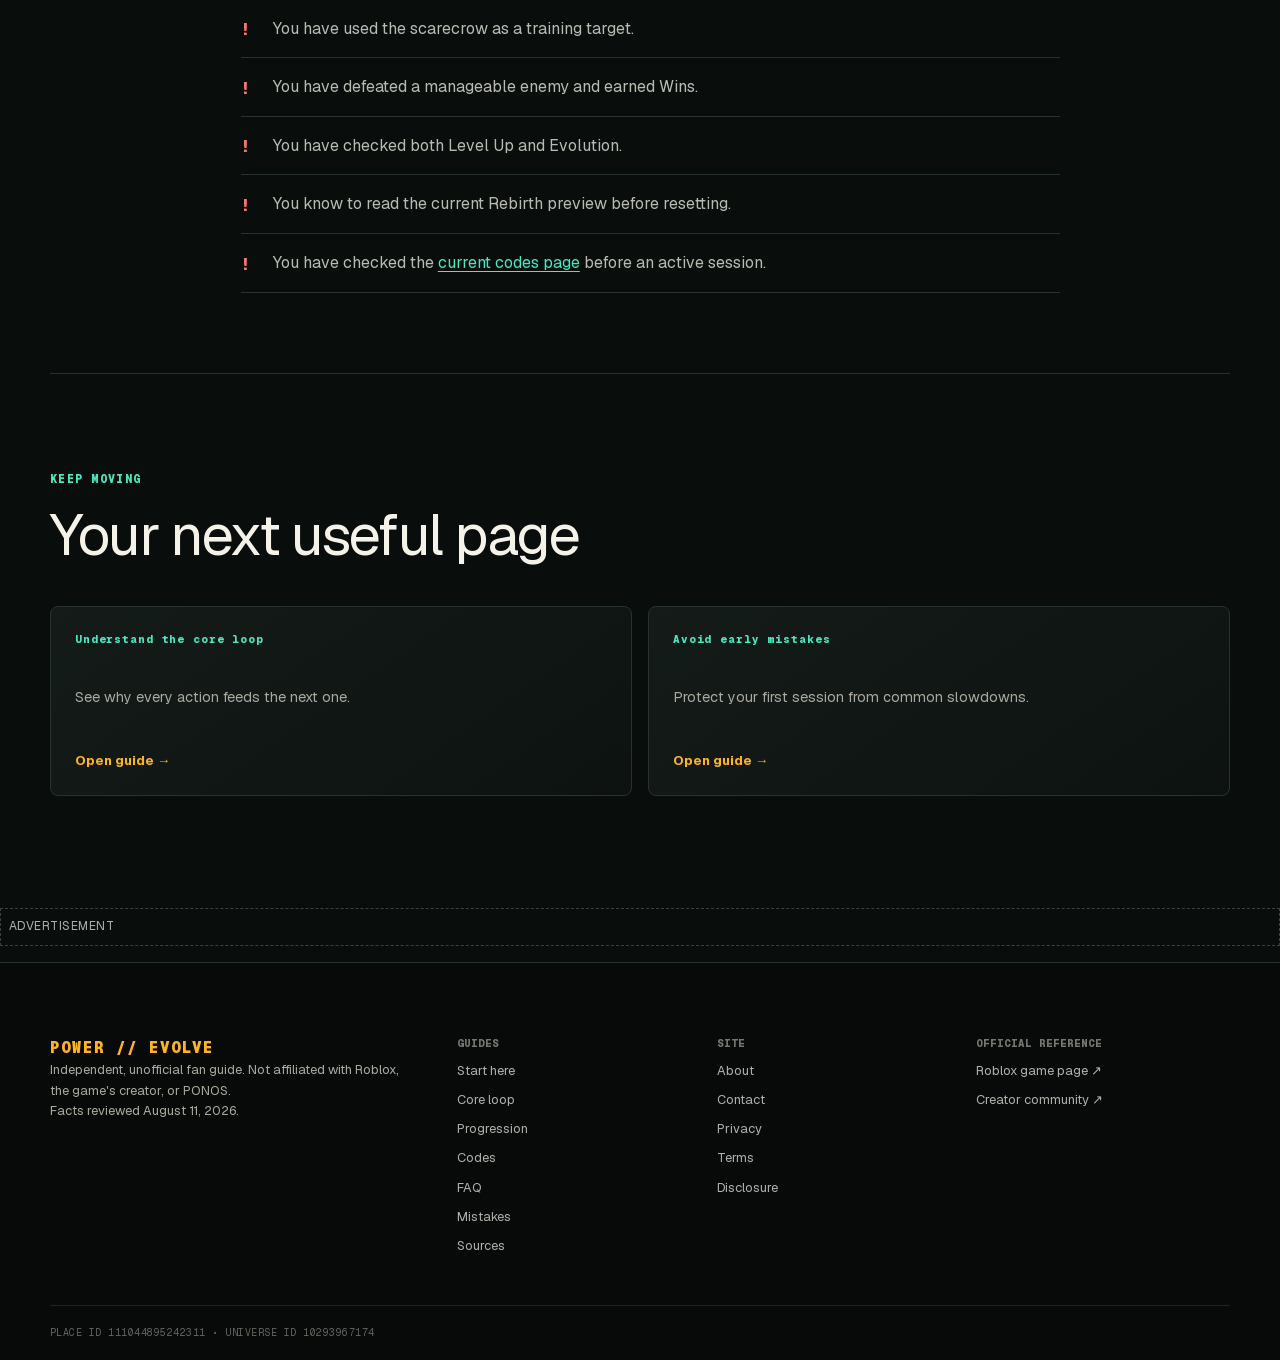
<file: beginner-guide/index.html>
<!DOCTYPE html><html lang="en"><head><meta charSet="utf-8"/><meta name="viewport" content="width=device-width, initial-scale=1"/><link rel="preload" href="/_next/static/media/797e433ab948586e-s.p.08e28id.o-okb.woff2" as="font" crossorigin="" type="font/woff2"/><link rel="preload" href="/_next/static/media/caa3a2e1cccd8315-s.p.09~u27dqhyhd6.woff2" as="font" crossorigin="" type="font/woff2"/><link rel="stylesheet" href="/_next/static/chunks/0t9qf1xxase9-.css" data-precedence="next"/><link rel="preload" as="script" fetchPriority="low" href="/_next/static/chunks/03xkck38_lpe..js"/><script src="/_next/static/chunks/07mk7.42u8w1s.js" async=""></script><script src="/_next/static/chunks/0.-t9l4~u11m_.js" async=""></script><script src="/_next/static/chunks/0wv_ut0x0s5ee.js" async=""></script><script src="/_next/static/chunks/turbopack-0l.7kyyd7jhz1.js" async=""></script><script src="/_next/static/chunks/0hd._cu5gy6cg.js" async=""></script><script src="/_next/static/chunks/0~bt8~2u--09_.js" async=""></script><meta name="next-size-adjust" content=""/><title>+1 Battle Cat Power Evolution Beginner Guide | Battle Cat Power Wiki</title><meta name="description" content="A practical first-five-minutes route: build Evolution Power, train at the scarecrow, earn Wins, then check Level Up and Evolution."/><meta name="application-name" content="Battle Cat Power Wiki"/><link rel="manifest" href="/manifest.webmanifest"/><link rel="canonical" href="https://plus1battlecatpowerevolution.wiki/beginner-guide/"/><meta property="og:title" content="+1 Battle Cat Power Evolution Beginner Guide"/><meta property="og:description" content="A practical first-five-minutes route: build Evolution Power, train at the scarecrow, earn Wins, then check Level Up and Evolution."/><meta property="og:url" content="https://plus1battlecatpowerevolution.wiki/beginner-guide/"/><meta property="og:site_name" content="+1 Battle Cat Power Evolution Wiki"/><meta property="og:image" content="https://plus1battlecatpowerevolution.wiki/og.png"/><meta property="og:image:width" content="1731"/><meta property="og:image:height" content="909"/><meta property="og:image:alt" content="+1 Battle Cat Power Evolution beginner guide"/><meta property="og:type" content="article"/><meta name="twitter:card" content="summary_large_image"/><meta name="twitter:title" content="+1 Battle Cat Power Evolution Beginner Guide"/><meta name="twitter:description" content="A practical first-five-minutes route: build Evolution Power, train at the scarecrow, earn Wins, then check Level Up and Evolution."/><meta name="twitter:image" content="https://plus1battlecatpowerevolution.wiki/og.png"/><link rel="shortcut icon" href="/images/battle-cat-icon.png"/><link rel="icon" href="/images/battle-cat-icon.png"/><link rel="apple-touch-icon" href="/icon-192.png"/><script src="/_next/static/chunks/03~yq9q893hmn.js" noModule=""></script><style id="adsterra-placement-css">.ad-placement{margin:1rem 0;padding:.5rem;border:1px dashed rgba(127,127,127,.45)}.ad-label{display:block;font-size:.75rem;letter-spacing:.04em;text-transform:uppercase;opacity:.7}</style>
</head><body class="geist_a71539c9-module__T19VSG__variable geist_mono_8d43a2aa-module__8Li5zG__variable"><div hidden=""><!--$--><!--/$--></div><a class="skip-link" href="#main-content">Skip to main content</a><header class="site-header"><div class="header-inner"><a class="brand" aria-label="Battle Cat Power Wiki home" href="/"><span class="brand-mark" aria-hidden="true">+1</span><span class="brand-copy"><strong>POWER // EVOLVE</strong><small>independent player guide</small></span></a><nav class="desktop-nav" aria-label="Primary navigation"><div class=""><a href="/beginner-guide/">Start here</a><a href="/gameplay-loop/">Core loop</a><a href="/progression/">Progression</a><a href="/codes/">Codes</a><a href="/faq/">FAQ</a></div></nav><details class="mobile-menu"><summary>Menu</summary><nav aria-label="Mobile navigation"><div class="mobile-links"><a href="/beginner-guide/">Start here</a><a href="/gameplay-loop/">Core loop</a><a href="/progression/">Progression</a><a href="/codes/">Codes</a><a href="/faq/">FAQ</a></div><a href="/mistakes/">Mistakes</a><a href="/sources/">Sources</a></nav></details></div></header><div id="main-content" tabindex="-1"><main><script type="application/ld+json">{"@context":"https://schema.org","@type":"Article","headline":"+1 Battle Cat Power Evolution Beginner Guide","description":"A practical first-five-minutes route: build Evolution Power, train at the scarecrow, earn Wins, then check Level Up and Evolution.","mainEntityOfPage":"https://plus1battlecatpowerevolution.wiki/beginner-guide","author":{"@type":"Organization","name":"+1 Battle Cat Power Evolution Wiki"},"publisher":{"@type":"Organization","name":"+1 Battle Cat Power Evolution Wiki"}}</script><header class="guide-hero"><div class="guide-hero-inner"><p class="eyebrow">Start here / 5-minute route</p><h1>+1 Battle Cat Power Evolution Beginner Guide</h1><p class="guide-lede">A practical first-five-minutes route: build Evolution Power, train at the scarecrow, earn Wins, then check Level Up and Evolution.</p><p class="reading-time">4 minute read · beginner first</p></div></header><article class="article-shell"><section id="route"><p class="eyebrow">The route</p><h2>Five steps for your first session</h2><p>The minute labels are a suggested pace, not an in-game timer or a guaranteed result. Keep each phase longer if the current fight still feels unreliable.</p><div class="step-stack"><div class="step-card"><span class="step-number">01</span><div><h3>Opening minute: build Evolution Power</h3><p>Begin by clicking or tapping. The official description confirms that every click gives Evolution Power, making this the cleanest starting action while you learn the area.</p></div></div><div class="step-card"><span class="step-number">02</span><div><h3>Next: train at the scarecrow</h3><p>Use the scarecrow as your training target before challenging stronger enemies. The developer explicitly identifies the scarecrow as a place to train, but does not publish its exact reward formula.</p></div></div><div class="step-card"><span class="step-number">03</span><div><h3>Take a fight you can finish</h3><p>Move from training into battle and start with an enemy you can defeat reliably. Enemy victories award Wins. Avoid assuming any exact enemy order or stat requirement—the public sources do not document them.</p></div></div><div class="step-card"><span class="step-number">04</span><div><h3>Check Level Up and Evolution</h3><p>After a short batch of wins, review the available Level Up and Evolution options. The systems are confirmed by the developer; the current costs and effects should be read inside the live game.</p></div></div><div class="step-card"><span class="step-number">05</span><div><h3>Repeat, then consider Rebirth later</h3><p>Return to the power–training–battle loop and move up gradually. Rebirth is confirmed, but its exact requirement, multiplier, and retained progress are not publicly documented. Read the in-game confirmation first.</p></div></div></div></section><section id="decision-check"><p class="eyebrow">Decision check</p><h2>When should you move on?</h2><ul><li>If you are repeatedly losing, return to clicking and scarecrow training.</li><li>If an enemy is reliably manageable, collect a short batch of Wins before reviewing upgrades.</li><li>If progress slows, compare the current Level Up and Evolution choices shown in-game.</li><li>If Rebirth is available, read the live reset preview instead of relying on an old guide.</li></ul><aside class="tip"><strong>Guide tip</strong><p>Reliable wins are a guide strategy, not a published game mechanic. The idea is simple: spend less time on failed fights and more time completing the confirmed loop.</p></aside></section><section id="world-two"><p class="eyebrow">Next destination</p><h2>World 2 is confirmed. Its requirement is not.</h2><p>Roblox&#x27;s badge API lists an enabled badge named <strong>Reached world 2!</strong>That confirms World 2 exists, but it does not reveal the current unlock cost or condition. Follow the live requirement displayed in the game.</p><aside class="fact-note"><strong>Verified note</strong><p>The title label <strong>[W4]</strong> is not evidence that World 4 exists. This guide does not turn update labels into unverified world counts.</p></aside><p>Ready for a longer plan? Continue to the <a href="/progression/">progression route</a>.</p></section><section id="checklist"><p class="eyebrow">Before you leave</p><h2>Your beginner checklist</h2><ul class="warning-list"><li>You know clicking gives Evolution Power.</li><li>You have used the scarecrow as a training target.</li><li>You have defeated a manageable enemy and earned Wins.</li><li>You have checked both Level Up and Evolution.</li><li>You know to read the current Rebirth preview before resetting.</li><li>You have checked the <a href="/codes/">current codes page</a> before an active session.</li></ul></section></article><aside class="next-guides" aria-labelledby="next-guides-title"><div class="section-heading"><p class="eyebrow">Keep moving</p><h2 id="next-guides-title">Your next useful page</h2></div><div class="card-grid"><a class="link-card" href="/gameplay-loop/"><span>Understand the core loop</span><p>See why every action feeds the next one.</p><strong>Open guide <span aria-hidden="true">→</span></strong></a><a class="link-card" href="/mistakes/"><span>Avoid early mistakes</span><p>Protect your first session from common slowdowns.</p><strong>Open guide <span aria-hidden="true">→</span></strong></a></div></aside></main><!--$--><!--/$--></div><footer class="site-footer"><div class="footer-grid"><div class="footer-intro"><p class="footer-brand">POWER // EVOLVE</p><p>Independent, unofficial fan guide. Not affiliated with Roblox, the game&#x27;s creator, or PONOS.</p><p class="checked">Facts reviewed <!-- -->August 11, 2026<!-- -->.</p></div><nav aria-label="Guide links"><p class="footer-heading">Guides</p><a href="/beginner-guide/">Start here</a><a href="/gameplay-loop/">Core loop</a><a href="/progression/">Progression</a><a href="/codes/">Codes</a><a href="/faq/">FAQ</a><a href="/mistakes/">Mistakes</a><a href="/sources/">Sources</a></nav><nav aria-label="Site links"><p class="footer-heading">Site</p><a href="/about/">About</a><a href="/contact/">Contact</a><a href="/privacy/">Privacy</a><a href="/terms/">Terms</a><a href="/disclosure/">Disclosure</a></nav><div><p class="footer-heading">Official reference</p><a href="https://www.roblox.com/games/111044895242311/1-Battle-Cat-Power-Evolution" target="_blank" rel="noreferrer">Roblox game page <span aria-hidden="true">↗</span></a><a href="https://www.roblox.com/communities/943021972/1-Battle-cat" target="_blank" rel="noreferrer">Creator community <span aria-hidden="true">↗</span></a></div></div><p class="footer-bottom">Place ID <!-- -->111044895242311<!-- --> <span aria-hidden="true">•</span> Universe ID <!-- -->10293967174</p></footer><script src="/_next/static/chunks/03xkck38_lpe..js" id="_R_" async=""></script><script>(self.__next_f=self.__next_f||[]).push([0])</script><script>self.__next_f.push([1,"1:\"$Sreact.fragment\"\n2:I[77263,[\"/_next/static/chunks/0hd._cu5gy6cg.js\",\"/_next/static/chunks/0~bt8~2u--09_.js\"],\"\"]\n3:I[3965,[\"/_next/static/chunks/0hd._cu5gy6cg.js\",\"/_next/static/chunks/0~bt8~2u--09_.js\"],\"default\"]\n4:I[34214,[\"/_next/static/chunks/0hd._cu5gy6cg.js\",\"/_next/static/chunks/0~bt8~2u--09_.js\"],\"default\"]\nc:I[68066,[\"/_next/static/chunks/0hd._cu5gy6cg.js\",\"/_next/static/chunks/0~bt8~2u--09_.js\"],\"default\",1]\n:HL[\"/_next/static/chunks/0t9qf1xxase9-.css\",\"style\"]\n:HL[\"/_next/static/media/797e433ab948586e-s.p.08e28id.o-okb.woff2\",\"font\",{\"crossOrigin\":\"\",\"type\":\"font/woff2\"}]\n:HL[\"/_next/static/media/caa3a2e1cccd8315-s.p.09~u27dqhyhd6.woff2\",\"font\",{\"crossOrigin\":\"\",\"type\":\"font/woff2\"}]\n"])</script><script>self.__next_f.push([1,"0:{\"P\":null,\"c\":[\"\",\"beginner-guide\",\"\"],\"q\":\"\",\"i\":false,\"f\":[[[\"\",{\"children\":[\"beginner-guide\",{\"children\":[\"__PAGE__\",{}]}]},\"$undefined\",\"$undefined\",16],[[\"$\",\"$1\",\"c\",{\"children\":[[[\"$\",\"link\",\"0\",{\"rel\":\"stylesheet\",\"href\":\"/_next/static/chunks/0t9qf1xxase9-.css\",\"precedence\":\"next\",\"crossOrigin\":\"$undefined\",\"nonce\":\"$undefined\"}],[\"$\",\"script\",\"script-0\",{\"src\":\"/_next/static/chunks/0hd._cu5gy6cg.js\",\"async\":true,\"nonce\":\"$undefined\"}],[\"$\",\"script\",\"script-1\",{\"src\":\"/_next/static/chunks/0~bt8~2u--09_.js\",\"async\":true,\"nonce\":\"$undefined\"}]],[\"$\",\"html\",null,{\"lang\":\"en\",\"children\":[\"$\",\"body\",null,{\"className\":\"geist_a71539c9-module__T19VSG__variable geist_mono_8d43a2aa-module__8Li5zG__variable\",\"children\":[[\"$\",\"a\",null,{\"className\":\"skip-link\",\"href\":\"#main-content\",\"children\":\"Skip to main content\"}],[\"$\",\"header\",null,{\"className\":\"site-header\",\"children\":[\"$\",\"div\",null,{\"className\":\"header-inner\",\"children\":[[\"$\",\"$L2\",null,{\"className\":\"brand\",\"href\":\"/\",\"aria-label\":\"Battle Cat Power Wiki home\",\"children\":[[\"$\",\"span\",null,{\"className\":\"brand-mark\",\"aria-hidden\":\"true\",\"children\":\"+1\"}],[\"$\",\"span\",null,{\"className\":\"brand-copy\",\"children\":[[\"$\",\"strong\",null,{\"children\":\"POWER // EVOLVE\"}],[\"$\",\"small\",null,{\"children\":\"independent player guide\"}]]}]]}],[\"$\",\"nav\",null,{\"className\":\"desktop-nav\",\"aria-label\":\"Primary navigation\",\"children\":[\"$\",\"div\",null,{\"className\":\"\",\"children\":[[\"$\",\"$L2\",\"/beginner-guide\",{\"href\":\"/beginner-guide\",\"children\":\"Start here\"}],[\"$\",\"$L2\",\"/gameplay-loop\",{\"href\":\"/gameplay-loop\",\"children\":\"Core loop\"}],[\"$\",\"$L2\",\"/progression\",{\"href\":\"/progression\",\"children\":\"Progression\"}],[\"$\",\"$L2\",\"/codes\",{\"href\":\"/codes\",\"children\":\"Codes\"}],[\"$\",\"$L2\",\"/faq\",{\"href\":\"/faq\",\"children\":\"FAQ\"}]]}]}],[\"$\",\"details\",null,{\"className\":\"mobile-menu\",\"children\":[[\"$\",\"summary\",null,{\"children\":\"Menu\"}],[\"$\",\"nav\",null,{\"aria-label\":\"Mobile navigation\",\"children\":[[\"$\",\"div\",null,{\"className\":\"mobile-links\",\"children\":[[\"$\",\"$L2\",\"/beginner-guide\",{\"href\":\"/beginner-guide\",\"children\":\"Start here\"}],[\"$\",\"$L2\",\"/gameplay-loop\",{\"href\":\"/gameplay-loop\",\"children\":\"Core loop\"}],[\"$\",\"$L2\",\"/progression\",{\"href\":\"/progression\",\"children\":\"Progression\"}],[\"$\",\"$L2\",\"/codes\",{\"href\":\"/codes\",\"children\":\"Codes\"}],[\"$\",\"$L2\",\"/faq\",{\"href\":\"/faq\",\"children\":\"FAQ\"}]]}],[\"$\",\"$L2\",null,{\"href\":\"/mistakes\",\"children\":\"Mistakes\"}],[\"$\",\"$L2\",null,{\"href\":\"/sources\",\"children\":\"Sources\"}]]}]]}]]}]}],[\"$\",\"div\",null,{\"id\":\"main-content\",\"tabIndex\":-1,\"children\":[\"$\",\"$L3\",null,{\"parallelRouterKey\":\"children\",\"error\":\"$undefined\",\"errorStyles\":\"$undefined\",\"errorScripts\":\"$undefined\",\"template\":[\"$\",\"$L4\",null,{}],\"templateStyles\":\"$undefined\",\"templateScripts\":\"$undefined\",\"notFound\":[[\"$\",\"main\",null,{\"className\":\"not-found\",\"children\":[\"$\",\"div\",null,{\"className\":\"not-found-inner\",\"children\":[[\"$\",\"p\",null,{\"className\":\"not-found-code\",\"children\":\"404\"}],[\"$\",\"h1\",null,{\"children\":\"This route lost the loop.\"}],[\"$\",\"p\",null,{\"children\":\"The page may have moved. Rejoin the verified beginner route and keep progressing.\"}],[\"$\",\"$L2\",null,{\"className\":\"button button-primary\",\"href\":\"/beginner-guide\",\"children\":\"Open the beginner guide →\"}]]}]}],[]],\"forbidden\":\"$undefined\",\"unauthorized\":\"$undefined\"}]}],[\"$\",\"footer\",null,{\"className\":\"site-footer\",\"children\":[[\"$\",\"div\",null,{\"className\":\"footer-grid\",\"children\":[[\"$\",\"div\",null,{\"className\":\"footer-intro\",\"children\":[[\"$\",\"p\",null,{\"className\":\"footer-brand\",\"children\":\"POWER // EVOLVE\"}],[\"$\",\"p\",null,{\"children\":\"Independent, unofficial fan guide. Not affiliated with Roblox, the game's creator, or PONOS.\"}],[\"$\",\"p\",null,{\"className\":\"checked\",\"children\":[\"Facts reviewed \",\"August 11, 2026\",\".\"]}]]}],[\"$\",\"nav\",null,{\"aria-label\":\"Guide links\",\"children\":[[\"$\",\"p\",null,{\"className\":\"footer-heading\",\"children\":\"Guides\"}],[[\"$\",\"$L2\",\"/beginner-guide\",{\"href\":\"/beginner-guide\",\"children\":\"Start here\"}],[\"$\",\"$L2\",\"/gameplay-loop\",{\"href\":\"/gameplay-loop\",\"children\":\"Core loop\"}],[\"$\",\"$L2\",\"/progression\",{\"href\":\"/progression\",\"children\":\"Progression\"}],[\"$\",\"$L2\",\"/codes\",{\"href\":\"/codes\",\"children\":\"Codes\"}],[\"$\",\"$L2\",\"/faq\",{\"href\":\"/faq\",\"children\":\"FAQ\"}],[\"$\",\"$L2\",\"/mistakes\",{\"href\":\"/mistakes\",\"children\":\"Mistakes\"}],[\"$\",\"$L2\",\"/sources\",{\"href\":\"/sources\",\"children\":\"Sources\"}]]]}],[\"$\",\"nav\",null,{\"aria-label\":\"Site links\",\"children\":[[\"$\",\"p\",null,{\"className\":\"footer-heading\",\"children\":\"Site\"}],[[\"$\",\"$L2\",\"/about\",{\"href\":\"/about\",\"children\":\"About\"}],[\"$\",\"$L2\",\"/contact\",{\"href\":\"/contact\",\"children\":\"Contact\"}],[\"$\",\"$L2\",\"/privacy\",{\"href\":\"/privacy\",\"children\":\"Privacy\"}],[\"$\",\"$L2\",\"/terms\",{\"href\":\"/terms\",\"children\":\"Terms\"}],[\"$\",\"$L2\",\"/disclosure\",{\"href\":\"/disclosure\",\"children\":\"Disclosure\"}]]]}],[\"$\",\"div\",null,{\"children\":[[\"$\",\"p\",null,{\"className\":\"footer-heading\",\"children\":\"Official reference\"}],[\"$\",\"a\",null,{\"href\":\"https://www.roblox.com/games/111044895242311/1-Battle-Cat-Power-Evolution\",\"target\":\"_blank\",\"rel\":\"noreferrer\",\"children\":[\"Roblox game page \",\"$L5\"]}],\"$L6\"]}]]}],\"$L7\"]}]]}]}]]}],{\"children\":[\"$L8\",{\"children\":[\"$L9\",{},null,false,null]},null,false,\"$@a\"]},null,false,null],\"$Lb\",false]],\"m\":\"$undefined\",\"G\":[\"$c\",[\"$Ld\"]],\"S\":true,\"h\":null,\"s\":\"$undefined\",\"l\":\"$undefined\",\"p\":\"$undefined\",\"d\":\"$undefined\",\"b\":\"l3Jk9w14Cx00iwnd-M60k\"}\n"])</script><script>self.__next_f.push([1,"15:I[53125,[\"/_next/static/chunks/0hd._cu5gy6cg.js\",\"/_next/static/chunks/0~bt8~2u--09_.js\"],\"ViewportBoundary\"]\n17:I[53125,[\"/_next/static/chunks/0hd._cu5gy6cg.js\",\"/_next/static/chunks/0~bt8~2u--09_.js\"],\"MetadataBoundary\"]\n18:\"$Sreact.suspense\"\n5:[\"$\",\"span\",null,{\"aria-hidden\":\"true\",\"children\":\"↗\"}]\n6:[\"$\",\"a\",null,{\"href\":\"https://www.roblox.com/communities/943021972/1-Battle-cat\",\"target\":\"_blank\",\"rel\":\"noreferrer\",\"children\":[\"Creator community \",[\"$\",\"span\",null,{\"aria-hidden\":\"true\",\"children\":\"↗\"}]]}]\n7:[\"$\",\"p\",null,{\"className\":\"footer-bottom\",\"children\":[\"Place ID \",\"111044895242311\",\" \",[\"$\",\"span\",null,{\"aria-hidden\":\"true\",\"children\":\"•\"}],\" Universe ID \",\"10293967174\"]}]\n8:[\"$\",\"$1\",\"c\",{\"children\":[null,[\"$\",\"$L3\",null,{\"parallelRouterKey\":\"children\",\"error\":\"$undefined\",\"errorStyles\":\"$undefined\",\"errorScripts\":\"$undefined\",\"template\":[\"$\",\"$L4\",null,{}],\"templateStyles\":\"$undefined\",\"templateScripts\":\"$undefined\",\"notFound\":\"$undefined\",\"forbidden\":\"$undefined\",\"unauthorized\":\"$undefined\"}]]}]\n"])</script><script>self.__next_f.push([1,"9:[\"$\",\"$1\",\"c\",{\"children\":[[\"$\",\"main\",null,{\"children\":[[\"$\",\"script\",null,{\"type\":\"application/ld+json\",\"dangerouslySetInnerHTML\":{\"__html\":\"{\\\"@context\\\":\\\"https://schema.org\\\",\\\"@type\\\":\\\"Article\\\",\\\"headline\\\":\\\"+1 Battle Cat Power Evolution Beginner Guide\\\",\\\"description\\\":\\\"A practical first-five-minutes route: build Evolution Power, train at the scarecrow, earn Wins, then check Level Up and Evolution.\\\",\\\"mainEntityOfPage\\\":\\\"https://plus1battlecatpowerevolution.wiki/beginner-guide\\\",\\\"author\\\":{\\\"@type\\\":\\\"Organization\\\",\\\"name\\\":\\\"+1 Battle Cat Power Evolution Wiki\\\"},\\\"publisher\\\":{\\\"@type\\\":\\\"Organization\\\",\\\"name\\\":\\\"+1 Battle Cat Power Evolution Wiki\\\"}}\"}}],[\"$\",\"header\",null,{\"className\":\"guide-hero\",\"children\":[\"$\",\"div\",null,{\"className\":\"guide-hero-inner\",\"children\":[[\"$\",\"p\",null,{\"className\":\"eyebrow\",\"children\":\"Start here / 5-minute route\"}],[\"$\",\"h1\",null,{\"children\":\"+1 Battle Cat Power Evolution Beginner Guide\"}],[\"$\",\"p\",null,{\"className\":\"guide-lede\",\"children\":\"A practical first-five-minutes route: build Evolution Power, train at the scarecrow, earn Wins, then check Level Up and Evolution.\"}],[\"$\",\"p\",null,{\"className\":\"reading-time\",\"children\":\"4 minute read · beginner first\"}]]}]}],[\"$\",\"article\",null,{\"className\":\"article-shell\",\"children\":[[\"$\",\"section\",null,{\"id\":\"route\",\"children\":[[\"$\",\"p\",null,{\"className\":\"eyebrow\",\"children\":\"The route\"}],[\"$\",\"h2\",null,{\"children\":\"Five steps for your first session\"}],[\"$\",\"p\",null,{\"children\":\"The minute labels are a suggested pace, not an in-game timer or a guaranteed result. Keep each phase longer if the current fight still feels unreliable.\"}],[\"$\",\"div\",null,{\"className\":\"step-stack\",\"children\":[[\"$\",\"div\",\"01\",{\"className\":\"step-card\",\"children\":[[\"$\",\"span\",null,{\"className\":\"step-number\",\"children\":\"01\"}],[\"$\",\"div\",null,{\"children\":[[\"$\",\"h3\",null,{\"children\":\"Opening minute: build Evolution Power\"}],[\"$\",\"p\",null,{\"children\":\"Begin by clicking or tapping. The official description confirms that every click gives Evolution Power, making this the cleanest starting action while you learn the area.\"}]]}]]}],[\"$\",\"div\",\"02\",{\"className\":\"step-card\",\"children\":[[\"$\",\"span\",null,{\"className\":\"step-number\",\"children\":\"02\"}],[\"$\",\"div\",null,{\"children\":[[\"$\",\"h3\",null,{\"children\":\"Next: train at the scarecrow\"}],[\"$\",\"p\",null,{\"children\":\"Use the scarecrow as your training target before challenging stronger enemies. The developer explicitly identifies the scarecrow as a place to train, but does not publish its exact reward formula.\"}]]}]]}],[\"$\",\"div\",\"03\",{\"className\":\"step-card\",\"children\":[[\"$\",\"span\",null,{\"className\":\"step-number\",\"children\":\"03\"}],[\"$\",\"div\",null,{\"children\":[[\"$\",\"h3\",null,{\"children\":\"Take a fight you can finish\"}],[\"$\",\"p\",null,{\"children\":\"Move from training into battle and start with an enemy you can defeat reliably. Enemy victories award Wins. Avoid assuming any exact enemy order or stat requirement—the public sources do not document them.\"}]]}]]}],[\"$\",\"div\",\"04\",{\"className\":\"step-card\",\"children\":[[\"$\",\"span\",null,{\"className\":\"step-number\",\"children\":\"04\"}],[\"$\",\"div\",null,{\"children\":[[\"$\",\"h3\",null,{\"children\":\"Check Level Up and Evolution\"}],[\"$\",\"p\",null,{\"children\":\"After a short batch of wins, review the available Level Up and Evolution options. The systems are confirmed by the developer; the current costs and effects should be read inside the live game.\"}]]}]]}],[\"$\",\"div\",\"05\",{\"className\":\"step-card\",\"children\":[[\"$\",\"span\",null,{\"className\":\"step-number\",\"children\":\"05\"}],[\"$\",\"div\",null,{\"children\":[[\"$\",\"h3\",null,{\"children\":\"Repeat, then consider Rebirth later\"}],[\"$\",\"p\",null,{\"children\":\"Return to the power–training–battle loop and move up gradually. Rebirth is confirmed, but its exact requirement, multiplier, and retained progress are not publicly documented. Read the in-game confirmation first.\"}]]}]]}]]}]]}],[\"$\",\"section\",null,{\"id\":\"decision-check\",\"children\":[[\"$\",\"p\",null,{\"className\":\"eyebrow\",\"children\":\"Decision check\"}],[\"$\",\"h2\",null,{\"children\":\"When should you move on?\"}],\"$Le\",\"$Lf\"]}],\"$L10\",\"$L11\"]}],\"$L12\"]}],null,\"$L13\"]}]\n"])</script><script>self.__next_f.push([1,"14:[]\na:\"$W14\"\nb:[\"$\",\"$1\",\"h\",{\"children\":[null,[\"$\",\"$L15\",null,{\"children\":\"$L16\"}],[\"$\",\"div\",null,{\"hidden\":true,\"children\":[\"$\",\"$L17\",null,{\"children\":[\"$\",\"$18\",null,{\"name\":\"Next.Metadata\",\"children\":\"$L19\"}]}]}],[\"$\",\"meta\",null,{\"name\":\"next-size-adjust\",\"content\":\"\"}]]}]\nd:[\"$\",\"link\",\"0\",{\"rel\":\"stylesheet\",\"href\":\"/_next/static/chunks/0t9qf1xxase9-.css\",\"precedence\":\"next\",\"crossOrigin\":\"$undefined\",\"nonce\":\"$undefined\"}]\n"])</script><script>self.__next_f.push([1,"1a:I[53125,[\"/_next/static/chunks/0hd._cu5gy6cg.js\",\"/_next/static/chunks/0~bt8~2u--09_.js\"],\"OutletBoundary\"]\ne:[\"$\",\"ul\",null,{\"children\":[[\"$\",\"li\",null,{\"children\":\"If you are repeatedly losing, return to clicking and scarecrow training.\"}],[\"$\",\"li\",null,{\"children\":\"If an enemy is reliably manageable, collect a short batch of Wins before reviewing upgrades.\"}],[\"$\",\"li\",null,{\"children\":\"If progress slows, compare the current Level Up and Evolution choices shown in-game.\"}],[\"$\",\"li\",null,{\"children\":\"If Rebirth is available, read the live reset preview instead of relying on an old guide.\"}]]}]\nf:[\"$\",\"aside\",null,{\"className\":\"tip\",\"children\":[[\"$\",\"strong\",null,{\"children\":\"Guide tip\"}],[\"$\",\"p\",null,{\"children\":\"Reliable wins are a guide strategy, not a published game mechanic. The idea is simple: spend less time on failed fights and more time completing the confirmed loop.\"}]]}]\n10:[\"$\",\"section\",null,{\"id\":\"world-two\",\"children\":[[\"$\",\"p\",null,{\"className\":\"eyebrow\",\"children\":\"Next destination\"}],[\"$\",\"h2\",null,{\"children\":\"World 2 is confirmed. Its requirement is not.\"}],[\"$\",\"p\",null,{\"children\":[\"Roblox's badge API lists an enabled badge named \",[\"$\",\"strong\",null,{\"children\":\"Reached world 2!\"}],\"That confirms World 2 exists, but it does not reveal the current unlock cost or condition. Follow the live requirement displayed in the game.\"]}],[\"$\",\"aside\",null,{\"className\":\"fact-note\",\"children\":[[\"$\",\"strong\",null,{\"children\":\"Verified note\"}],[\"$\",\"p\",null,{\"children\":[\"The title label \",[\"$\",\"strong\",null,{\"children\":\"[W4]\"}],\" is not evidence that World 4 exists. This guide does not turn update labels into unverified world counts.\"]}]]}],[\"$\",\"p\",null,{\"children\":[\"Ready for a longer plan? Continue to the \",[\"$\",\"$L2\",null,{\"href\":\"/progression\",\"children\":\"progression route\"}],\".\"]}]]}]\n11:[\"$\",\"section\",null,{\"id\":\"checklist\",\"children\":[[\"$\",\"p\",null,{\"className\":\"eyebrow\",\"children\":\"Before you leave\"}],[\"$\",\"h2\",null,{\"children\":\"Your beginner checklist\"}],[\"$\",\"ul\",null,{\"className\":\"warning-list\",\"children\":[[\"$\",\"li\",null,{\"children\":\"You know clicking gives Evolution Power.\"}],[\"$\",\"li\",null,{\"children\":\"You have used the scarecrow as a training target.\"}],[\"$\",\"li\",null,{\"children\":\"You have defeated a manageable enemy and earned Wins.\"}],[\"$\",\"li\",null,{\"children\":\"You have checked both Level Up and Evolution.\"}],[\"$\",\"li\",null,{\"children\":\"You know to read the current Rebirth preview before resetting.\"}],[\"$\",\"li\",null,{\"children\":[\"You have checked the \",[\"$\",\"$L2\",null,{\"href\":\"/codes\",\"children\":\"current codes page\"}],\" before an active session.\"]}]]}]]}]\n12:[\"$\",\"aside\",null,{\"className\":\"next-guides\",\"aria-labelledby\":\"next-guides-title\",\"children\":[[\"$\",\"div\",null,{\"className\":\"section-heading\",\"children\":[[\"$\",\"p\",null,{\"className\":\"eyebrow\",\"children\":\"Keep moving\"}],[\"$\",\"h2\",null,{\"id\":\"next-guides-title\",\"children\":\"Your next useful page\"}]]}],[\"$\",\"div\",null,{\"className\":\"card-grid\",\"children\":[[\"$\",\"$L2\",\"/gameplay-loop\",{\"className\":\"link-card\",\"href\":\"/gameplay-loop\",\"children\":[[\"$\",\"span\",null,{\"children\":\"Understand the core loop\"}],[\"$\",\"p\",null,{\"children\":\"See why every action feeds the next one.\"}],[\"$\",\"strong\",null,{\"children\":[\"Open guide \",[\"$\",\"span\",null,{\"aria-hidden\":\"true\",\"children\":\"→\"}]]}]]}],[\"$\",\"$L2\",\"/mistakes\",{\"className\":\"link-card\",\"href\":\"/mistakes\",\"children\":[[\"$\",\"span\",null,{\"children\":\"Avoid early mistakes\"}],[\"$\",\"p\",null,{\"children\":\"Protect your first session from common slowdowns.\"}],[\"$\",\"strong\",null,{\"children\":[\"Open guide \",[\"$\",\"span\",null,{\"aria-hidden\":\"true\",\"children\":\"→\"}]]}]]}]]}]]}]\n13:[\"$\",\"$L1a\",null,{\"children\":[\"$\",\"$18\",null,{\"name\":\"Next.MetadataOutlet\",\"children\":\"$@1b\"}]}]\n"])</script><script>self.__next_f.push([1,"16:[[\"$\",\"meta\",\"0\",{\"charSet\":\"utf-8\"}],[\"$\",\"meta\",\"1\",{\"name\":\"viewport\",\"content\":\"width=device-width, initial-scale=1\"}]]\n"])</script><script>self.__next_f.push([1,"1c:I[19407,[\"/_next/static/chunks/0hd._cu5gy6cg.js\",\"/_next/static/chunks/0~bt8~2u--09_.js\"],\"IconMark\"]\n"])</script><script>self.__next_f.push([1,"19:[[\"$\",\"title\",\"0\",{\"children\":\"+1 Battle Cat Power Evolution Beginner Guide | Battle Cat Power Wiki\"}],[\"$\",\"meta\",\"1\",{\"name\":\"description\",\"content\":\"A practical first-five-minutes route: build Evolution Power, train at the scarecrow, earn Wins, then check Level Up and Evolution.\"}],[\"$\",\"meta\",\"2\",{\"name\":\"application-name\",\"content\":\"Battle Cat Power Wiki\"}],[\"$\",\"link\",\"3\",{\"rel\":\"manifest\",\"href\":\"/manifest.webmanifest\",\"crossOrigin\":\"$undefined\"}],[\"$\",\"link\",\"4\",{\"rel\":\"canonical\",\"href\":\"https://plus1battlecatpowerevolution.wiki/beginner-guide/\"}],[\"$\",\"meta\",\"5\",{\"property\":\"og:title\",\"content\":\"+1 Battle Cat Power Evolution Beginner Guide\"}],[\"$\",\"meta\",\"6\",{\"property\":\"og:description\",\"content\":\"A practical first-five-minutes route: build Evolution Power, train at the scarecrow, earn Wins, then check Level Up and Evolution.\"}],[\"$\",\"meta\",\"7\",{\"property\":\"og:url\",\"content\":\"https://plus1battlecatpowerevolution.wiki/beginner-guide/\"}],[\"$\",\"meta\",\"8\",{\"property\":\"og:site_name\",\"content\":\"+1 Battle Cat Power Evolution Wiki\"}],[\"$\",\"meta\",\"9\",{\"property\":\"og:image\",\"content\":\"https://plus1battlecatpowerevolution.wiki/og.png\"}],[\"$\",\"meta\",\"10\",{\"property\":\"og:image:width\",\"content\":\"1731\"}],[\"$\",\"meta\",\"11\",{\"property\":\"og:image:height\",\"content\":\"909\"}],[\"$\",\"meta\",\"12\",{\"property\":\"og:image:alt\",\"content\":\"+1 Battle Cat Power Evolution beginner guide\"}],[\"$\",\"meta\",\"13\",{\"property\":\"og:type\",\"content\":\"article\"}],[\"$\",\"meta\",\"14\",{\"name\":\"twitter:card\",\"content\":\"summary_large_image\"}],[\"$\",\"meta\",\"15\",{\"name\":\"twitter:title\",\"content\":\"+1 Battle Cat Power Evolution Beginner Guide\"}],[\"$\",\"meta\",\"16\",{\"name\":\"twitter:description\",\"content\":\"A practical first-five-minutes route: build Evolution Power, train at the scarecrow, earn Wins, then check Level Up and Evolution.\"}],[\"$\",\"meta\",\"17\",{\"name\":\"twitter:image\",\"content\":\"https://plus1battlecatpowerevolution.wiki/og.png\"}],[\"$\",\"link\",\"18\",{\"rel\":\"shortcut icon\",\"href\":\"/images/battle-cat-icon.png\"}],[\"$\",\"link\",\"19\",{\"rel\":\"icon\",\"href\":\"/images/battle-cat-icon.png\"}],[\"$\",\"link\",\"20\",{\"rel\":\"apple-touch-icon\",\"href\":\"/icon-192.png\"}],[\"$\",\"$L1c\",\"21\",{}]]\n"])</script><script>self.__next_f.push([1,"1b:null\n"])</script><script type="application/json" id="adsterra-config">{"adNetwork":"adsterra","status":"ready","cleanPage":false,"slots":[{"id":"top","format":"banner","variants":[{"minWidth":768,"width":728,"height":90,"key":"12fd6e3b8329b74a14f57f3df7079998","scriptUrl":"https://bauval.org/22/12fd6e3b8329b74a14f57f3df7079998"},{"minWidth":0,"width":320,"height":50,"key":"ce012612db230b8224fc86d10b969420","scriptUrl":"https://bauval.org/22/ce012612db230b8224fc86d10b969420"}]},{"id":"mid","format":"native","containerId":"container-4c6693a6e841523598ba5d856af47e85","scriptUrl":"https://bauval.org/21/4c6693a6e841523598ba5d856af47e85"},{"id":"bottom","format":"banner","width":300,"height":250,"key":"1484ffa234af0f042ebec8c61cdd346d","scriptUrl":"https://bauval.org/22/1484ffa234af0f042ebec8c61cdd346d"}],"enablePopunder":false,"enableSocialBar":false,"popunderScriptUrl":"","socialBarScriptUrl":""}</script><script src="/adsterra/late.js" defer></script>
</body></html>
</file>
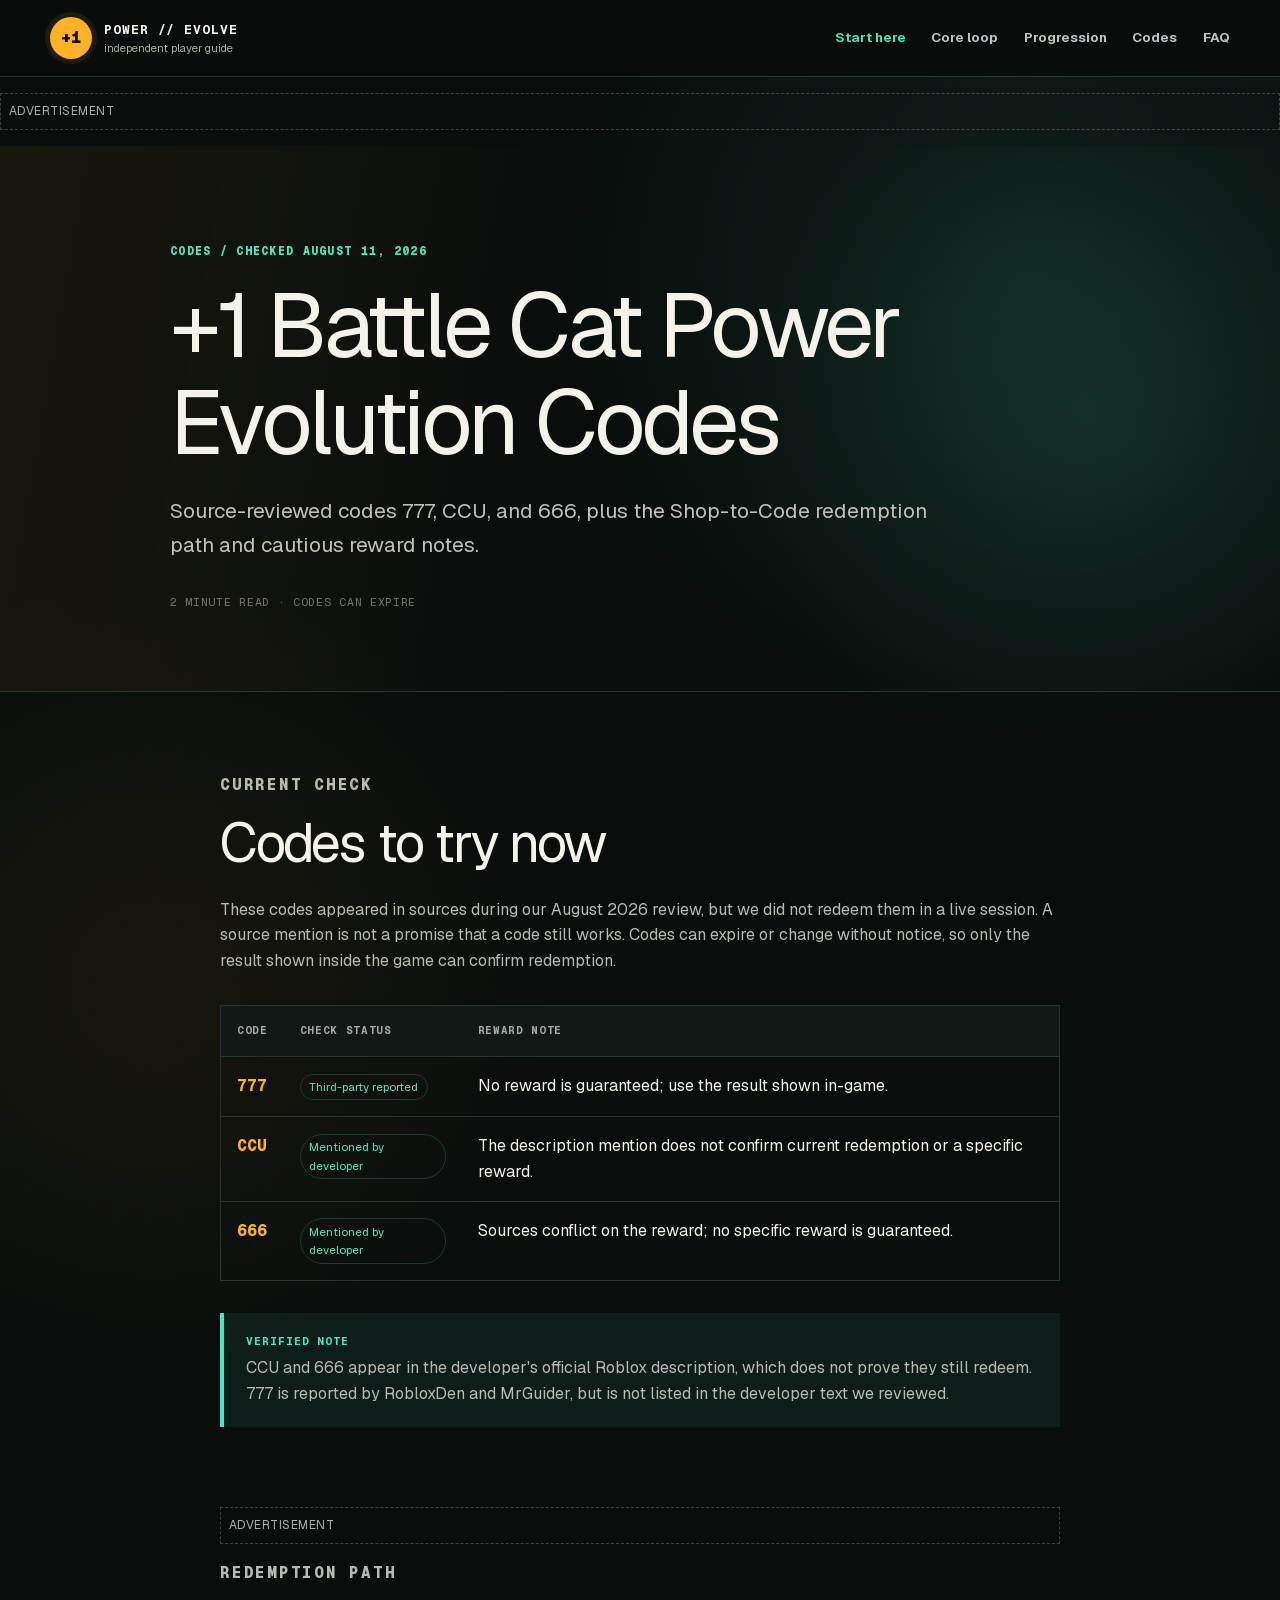
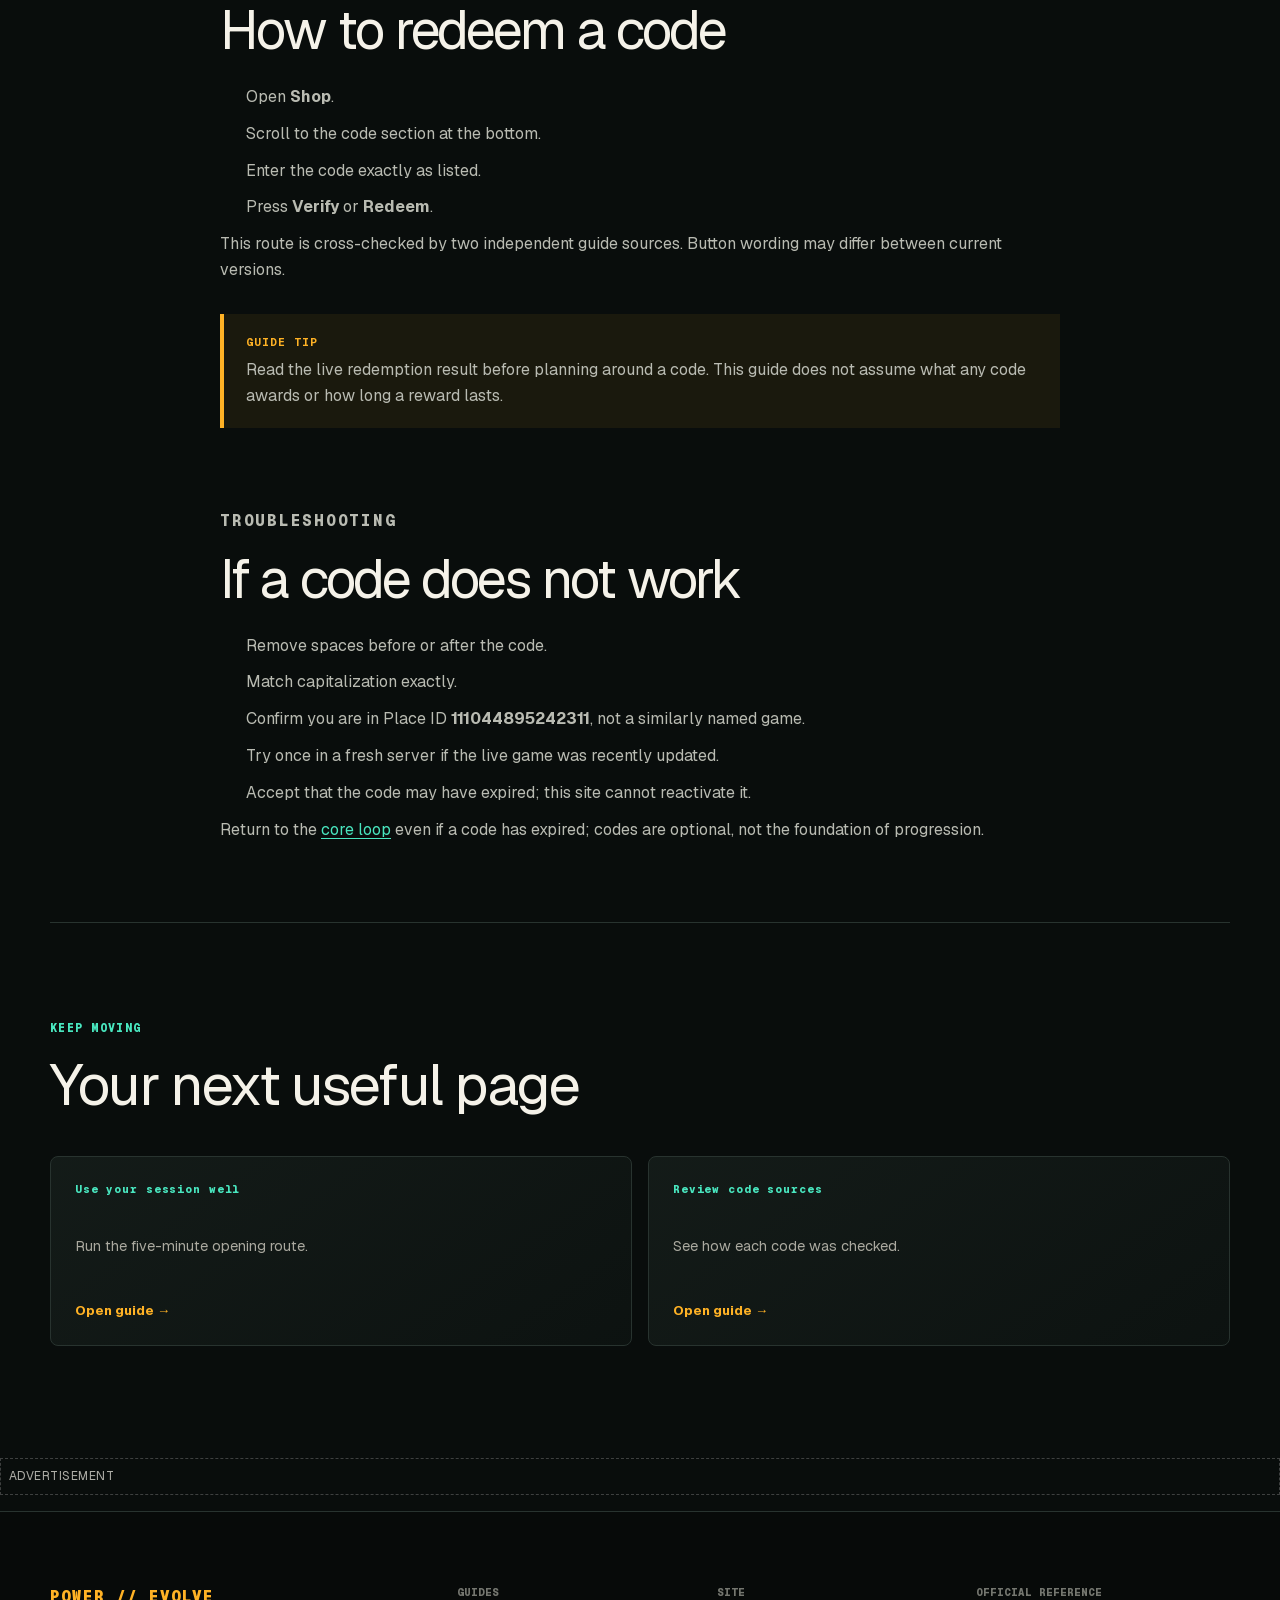
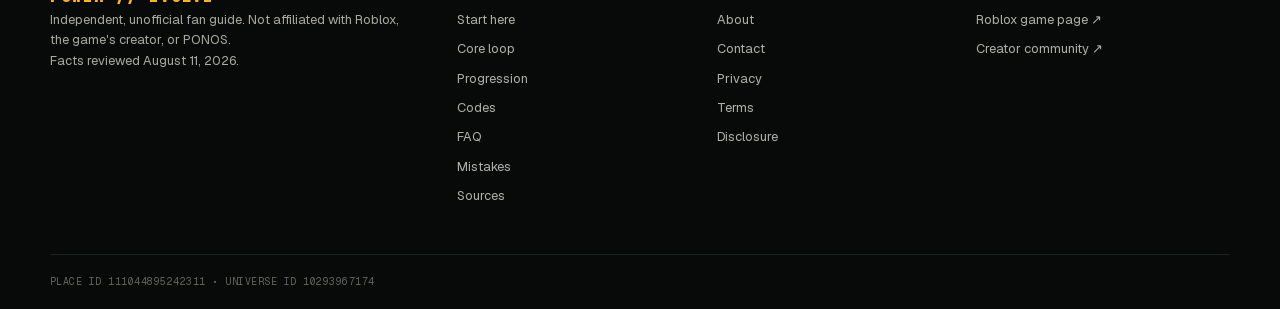
<file: codes/index.html>
<!DOCTYPE html><html lang="en"><head><meta charSet="utf-8"/><meta name="viewport" content="width=device-width, initial-scale=1"/><link rel="preload" href="/_next/static/media/797e433ab948586e-s.p.08e28id.o-okb.woff2" as="font" crossorigin="" type="font/woff2"/><link rel="preload" href="/_next/static/media/caa3a2e1cccd8315-s.p.09~u27dqhyhd6.woff2" as="font" crossorigin="" type="font/woff2"/><link rel="stylesheet" href="/_next/static/chunks/0t9qf1xxase9-.css" data-precedence="next"/><link rel="preload" as="script" fetchPriority="low" href="/_next/static/chunks/03xkck38_lpe..js"/><script src="/_next/static/chunks/07mk7.42u8w1s.js" async=""></script><script src="/_next/static/chunks/0.-t9l4~u11m_.js" async=""></script><script src="/_next/static/chunks/0wv_ut0x0s5ee.js" async=""></script><script src="/_next/static/chunks/turbopack-0l.7kyyd7jhz1.js" async=""></script><script src="/_next/static/chunks/0hd._cu5gy6cg.js" async=""></script><script src="/_next/static/chunks/0~bt8~2u--09_.js" async=""></script><meta name="next-size-adjust" content=""/><title>+1 Battle Cat Power Evolution Codes | Battle Cat Power Wiki</title><meta name="description" content="Source-reviewed codes 777, CCU, and 666, plus the Shop-to-Code redemption path and cautious reward notes."/><meta name="application-name" content="Battle Cat Power Wiki"/><link rel="manifest" href="/manifest.webmanifest"/><link rel="canonical" href="https://plus1battlecatpowerevolution.wiki/codes/"/><meta property="og:title" content="+1 Battle Cat Power Evolution Codes"/><meta property="og:description" content="Source-reviewed codes 777, CCU, and 666, plus the Shop-to-Code redemption path and cautious reward notes."/><meta property="og:url" content="https://plus1battlecatpowerevolution.wiki/codes/"/><meta property="og:site_name" content="+1 Battle Cat Power Evolution Wiki"/><meta property="og:image" content="https://plus1battlecatpowerevolution.wiki/og.png"/><meta property="og:image:width" content="1731"/><meta property="og:image:height" content="909"/><meta property="og:image:alt" content="+1 Battle Cat Power Evolution beginner guide"/><meta property="og:type" content="article"/><meta name="twitter:card" content="summary_large_image"/><meta name="twitter:title" content="+1 Battle Cat Power Evolution Codes"/><meta name="twitter:description" content="Source-reviewed codes 777, CCU, and 666, plus the Shop-to-Code redemption path and cautious reward notes."/><meta name="twitter:image" content="https://plus1battlecatpowerevolution.wiki/og.png"/><link rel="shortcut icon" href="/images/battle-cat-icon.png"/><link rel="icon" href="/images/battle-cat-icon.png"/><link rel="apple-touch-icon" href="/icon-192.png"/><script src="/_next/static/chunks/03~yq9q893hmn.js" noModule=""></script><style id="adsterra-placement-css">.ad-placement{margin:1rem 0;padding:.5rem;border:1px dashed rgba(127,127,127,.45)}.ad-label{display:block;font-size:.75rem;letter-spacing:.04em;text-transform:uppercase;opacity:.7}</style>
</head><body class="geist_a71539c9-module__T19VSG__variable geist_mono_8d43a2aa-module__8Li5zG__variable"><div hidden=""><!--$--><!--/$--></div><a class="skip-link" href="#main-content">Skip to main content</a><header class="site-header"><div class="header-inner"><a class="brand" aria-label="Battle Cat Power Wiki home" href="/"><span class="brand-mark" aria-hidden="true">+1</span><span class="brand-copy"><strong>POWER // EVOLVE</strong><small>independent player guide</small></span></a><nav class="desktop-nav" aria-label="Primary navigation"><div class=""><a href="/beginner-guide/">Start here</a><a href="/gameplay-loop/">Core loop</a><a href="/progression/">Progression</a><a href="/codes/">Codes</a><a href="/faq/">FAQ</a></div></nav><details class="mobile-menu"><summary>Menu</summary><nav aria-label="Mobile navigation"><div class="mobile-links"><a href="/beginner-guide/">Start here</a><a href="/gameplay-loop/">Core loop</a><a href="/progression/">Progression</a><a href="/codes/">Codes</a><a href="/faq/">FAQ</a></div><a href="/mistakes/">Mistakes</a><a href="/sources/">Sources</a></nav></details></div></header><div id="main-content" tabindex="-1"><main><script type="application/ld+json">{"@context":"https://schema.org","@type":"Article","headline":"+1 Battle Cat Power Evolution Codes","description":"Source-reviewed codes 777, CCU, and 666, plus the Shop-to-Code redemption path and cautious reward notes.","mainEntityOfPage":"https://plus1battlecatpowerevolution.wiki/codes","author":{"@type":"Organization","name":"+1 Battle Cat Power Evolution Wiki"},"publisher":{"@type":"Organization","name":"+1 Battle Cat Power Evolution Wiki"}}</script><header class="guide-hero"><div class="guide-hero-inner"><p class="eyebrow">Codes / checked August 11, 2026</p><h1>+1 Battle Cat Power Evolution Codes</h1><p class="guide-lede">Source-reviewed codes 777, CCU, and 666, plus the Shop-to-Code redemption path and cautious reward notes.</p><p class="reading-time">2 minute read · codes can expire</p></div></header><article class="article-shell"><section id="active-codes"><p class="eyebrow">Current check</p><h2>Codes to try now</h2><p>These codes appeared in sources during our August 2026 review, but we did not redeem them in a live session. A source mention is not a promise that a code still works. Codes can expire or change without notice, so only the result shown inside the game can confirm redemption.</p><table class="code-table"><thead><tr><th>Code</th><th>Check status</th><th>Reward note</th></tr></thead><tbody><tr><td><code>777</code></td><td><span class="status-pill">Third-party reported</span></td><td>No reward is guaranteed; use the result shown in-game.</td></tr><tr><td><code>CCU</code></td><td><span class="status-pill">Mentioned by developer</span></td><td>The description mention does not confirm current redemption or a specific reward.</td></tr><tr><td><code>666</code></td><td><span class="status-pill">Mentioned by developer</span></td><td>Sources conflict on the reward; no specific reward is guaranteed.</td></tr></tbody></table><aside class="fact-note"><strong>Verified note</strong><p>CCU and 666 appear in the developer&#x27;s official Roblox description, which does not prove they still redeem. 777 is reported by RobloxDen and MrGuider, but is not listed in the developer text we reviewed.</p></aside></section><section id="redeem"><p class="eyebrow">Redemption path</p><h2>How to redeem a code</h2><ol><li>Open <strong>Shop</strong>.</li><li>Scroll to the code section at the bottom.</li><li>Enter the code exactly as listed.</li><li>Press <strong>Verify</strong> or <strong>Redeem</strong>.</li></ol><p>This route is cross-checked by two independent guide sources. Button wording may differ between current versions.</p><aside class="tip"><strong>Guide tip</strong><p>Read the live redemption result before planning around a code. This guide does not assume what any code awards or how long a reward lasts.</p></aside></section><section id="not-working"><p class="eyebrow">Troubleshooting</p><h2>If a code does not work</h2><ul><li>Remove spaces before or after the code.</li><li>Match capitalization exactly.</li><li>Confirm you are in Place ID <strong>111044895242311</strong>, not a similarly named game.</li><li>Try once in a fresh server if the live game was recently updated.</li><li>Accept that the code may have expired; this site cannot reactivate it.</li></ul><p>Return to the <a href="/gameplay-loop/">core loop</a> even if a code has expired; codes are optional, not the foundation of progression.</p></section></article><aside class="next-guides" aria-labelledby="next-guides-title"><div class="section-heading"><p class="eyebrow">Keep moving</p><h2 id="next-guides-title">Your next useful page</h2></div><div class="card-grid"><a class="link-card" href="/beginner-guide/"><span>Use your session well</span><p>Run the five-minute opening route.</p><strong>Open guide <span aria-hidden="true">→</span></strong></a><a class="link-card" href="/sources/"><span>Review code sources</span><p>See how each code was checked.</p><strong>Open guide <span aria-hidden="true">→</span></strong></a></div></aside></main><!--$--><!--/$--></div><footer class="site-footer"><div class="footer-grid"><div class="footer-intro"><p class="footer-brand">POWER // EVOLVE</p><p>Independent, unofficial fan guide. Not affiliated with Roblox, the game&#x27;s creator, or PONOS.</p><p class="checked">Facts reviewed <!-- -->August 11, 2026<!-- -->.</p></div><nav aria-label="Guide links"><p class="footer-heading">Guides</p><a href="/beginner-guide/">Start here</a><a href="/gameplay-loop/">Core loop</a><a href="/progression/">Progression</a><a href="/codes/">Codes</a><a href="/faq/">FAQ</a><a href="/mistakes/">Mistakes</a><a href="/sources/">Sources</a></nav><nav aria-label="Site links"><p class="footer-heading">Site</p><a href="/about/">About</a><a href="/contact/">Contact</a><a href="/privacy/">Privacy</a><a href="/terms/">Terms</a><a href="/disclosure/">Disclosure</a></nav><div><p class="footer-heading">Official reference</p><a href="https://www.roblox.com/games/111044895242311/1-Battle-Cat-Power-Evolution" target="_blank" rel="noreferrer">Roblox game page <span aria-hidden="true">↗</span></a><a href="https://www.roblox.com/communities/943021972/1-Battle-cat" target="_blank" rel="noreferrer">Creator community <span aria-hidden="true">↗</span></a></div></div><p class="footer-bottom">Place ID <!-- -->111044895242311<!-- --> <span aria-hidden="true">•</span> Universe ID <!-- -->10293967174</p></footer><script src="/_next/static/chunks/03xkck38_lpe..js" id="_R_" async=""></script><script>(self.__next_f=self.__next_f||[]).push([0])</script><script>self.__next_f.push([1,"1:\"$Sreact.fragment\"\n2:I[77263,[\"/_next/static/chunks/0hd._cu5gy6cg.js\",\"/_next/static/chunks/0~bt8~2u--09_.js\"],\"\"]\n3:I[3965,[\"/_next/static/chunks/0hd._cu5gy6cg.js\",\"/_next/static/chunks/0~bt8~2u--09_.js\"],\"default\"]\n4:I[34214,[\"/_next/static/chunks/0hd._cu5gy6cg.js\",\"/_next/static/chunks/0~bt8~2u--09_.js\"],\"default\"]\nc:I[68066,[\"/_next/static/chunks/0hd._cu5gy6cg.js\",\"/_next/static/chunks/0~bt8~2u--09_.js\"],\"default\",1]\n:HL[\"/_next/static/chunks/0t9qf1xxase9-.css\",\"style\"]\n:HL[\"/_next/static/media/797e433ab948586e-s.p.08e28id.o-okb.woff2\",\"font\",{\"crossOrigin\":\"\",\"type\":\"font/woff2\"}]\n:HL[\"/_next/static/media/caa3a2e1cccd8315-s.p.09~u27dqhyhd6.woff2\",\"font\",{\"crossOrigin\":\"\",\"type\":\"font/woff2\"}]\n"])</script><script>self.__next_f.push([1,"0:{\"P\":null,\"c\":[\"\",\"codes\",\"\"],\"q\":\"\",\"i\":false,\"f\":[[[\"\",{\"children\":[\"codes\",{\"children\":[\"__PAGE__\",{}]}]},\"$undefined\",\"$undefined\",16],[[\"$\",\"$1\",\"c\",{\"children\":[[[\"$\",\"link\",\"0\",{\"rel\":\"stylesheet\",\"href\":\"/_next/static/chunks/0t9qf1xxase9-.css\",\"precedence\":\"next\",\"crossOrigin\":\"$undefined\",\"nonce\":\"$undefined\"}],[\"$\",\"script\",\"script-0\",{\"src\":\"/_next/static/chunks/0hd._cu5gy6cg.js\",\"async\":true,\"nonce\":\"$undefined\"}],[\"$\",\"script\",\"script-1\",{\"src\":\"/_next/static/chunks/0~bt8~2u--09_.js\",\"async\":true,\"nonce\":\"$undefined\"}]],[\"$\",\"html\",null,{\"lang\":\"en\",\"children\":[\"$\",\"body\",null,{\"className\":\"geist_a71539c9-module__T19VSG__variable geist_mono_8d43a2aa-module__8Li5zG__variable\",\"children\":[[\"$\",\"a\",null,{\"className\":\"skip-link\",\"href\":\"#main-content\",\"children\":\"Skip to main content\"}],[\"$\",\"header\",null,{\"className\":\"site-header\",\"children\":[\"$\",\"div\",null,{\"className\":\"header-inner\",\"children\":[[\"$\",\"$L2\",null,{\"className\":\"brand\",\"href\":\"/\",\"aria-label\":\"Battle Cat Power Wiki home\",\"children\":[[\"$\",\"span\",null,{\"className\":\"brand-mark\",\"aria-hidden\":\"true\",\"children\":\"+1\"}],[\"$\",\"span\",null,{\"className\":\"brand-copy\",\"children\":[[\"$\",\"strong\",null,{\"children\":\"POWER // EVOLVE\"}],[\"$\",\"small\",null,{\"children\":\"independent player guide\"}]]}]]}],[\"$\",\"nav\",null,{\"className\":\"desktop-nav\",\"aria-label\":\"Primary navigation\",\"children\":[\"$\",\"div\",null,{\"className\":\"\",\"children\":[[\"$\",\"$L2\",\"/beginner-guide\",{\"href\":\"/beginner-guide\",\"children\":\"Start here\"}],[\"$\",\"$L2\",\"/gameplay-loop\",{\"href\":\"/gameplay-loop\",\"children\":\"Core loop\"}],[\"$\",\"$L2\",\"/progression\",{\"href\":\"/progression\",\"children\":\"Progression\"}],[\"$\",\"$L2\",\"/codes\",{\"href\":\"/codes\",\"children\":\"Codes\"}],[\"$\",\"$L2\",\"/faq\",{\"href\":\"/faq\",\"children\":\"FAQ\"}]]}]}],[\"$\",\"details\",null,{\"className\":\"mobile-menu\",\"children\":[[\"$\",\"summary\",null,{\"children\":\"Menu\"}],[\"$\",\"nav\",null,{\"aria-label\":\"Mobile navigation\",\"children\":[[\"$\",\"div\",null,{\"className\":\"mobile-links\",\"children\":[[\"$\",\"$L2\",\"/beginner-guide\",{\"href\":\"/beginner-guide\",\"children\":\"Start here\"}],[\"$\",\"$L2\",\"/gameplay-loop\",{\"href\":\"/gameplay-loop\",\"children\":\"Core loop\"}],[\"$\",\"$L2\",\"/progression\",{\"href\":\"/progression\",\"children\":\"Progression\"}],[\"$\",\"$L2\",\"/codes\",{\"href\":\"/codes\",\"children\":\"Codes\"}],[\"$\",\"$L2\",\"/faq\",{\"href\":\"/faq\",\"children\":\"FAQ\"}]]}],[\"$\",\"$L2\",null,{\"href\":\"/mistakes\",\"children\":\"Mistakes\"}],[\"$\",\"$L2\",null,{\"href\":\"/sources\",\"children\":\"Sources\"}]]}]]}]]}]}],[\"$\",\"div\",null,{\"id\":\"main-content\",\"tabIndex\":-1,\"children\":[\"$\",\"$L3\",null,{\"parallelRouterKey\":\"children\",\"error\":\"$undefined\",\"errorStyles\":\"$undefined\",\"errorScripts\":\"$undefined\",\"template\":[\"$\",\"$L4\",null,{}],\"templateStyles\":\"$undefined\",\"templateScripts\":\"$undefined\",\"notFound\":[[\"$\",\"main\",null,{\"className\":\"not-found\",\"children\":[\"$\",\"div\",null,{\"className\":\"not-found-inner\",\"children\":[[\"$\",\"p\",null,{\"className\":\"not-found-code\",\"children\":\"404\"}],[\"$\",\"h1\",null,{\"children\":\"This route lost the loop.\"}],[\"$\",\"p\",null,{\"children\":\"The page may have moved. Rejoin the verified beginner route and keep progressing.\"}],[\"$\",\"$L2\",null,{\"className\":\"button button-primary\",\"href\":\"/beginner-guide\",\"children\":\"Open the beginner guide →\"}]]}]}],[]],\"forbidden\":\"$undefined\",\"unauthorized\":\"$undefined\"}]}],[\"$\",\"footer\",null,{\"className\":\"site-footer\",\"children\":[[\"$\",\"div\",null,{\"className\":\"footer-grid\",\"children\":[[\"$\",\"div\",null,{\"className\":\"footer-intro\",\"children\":[[\"$\",\"p\",null,{\"className\":\"footer-brand\",\"children\":\"POWER // EVOLVE\"}],[\"$\",\"p\",null,{\"children\":\"Independent, unofficial fan guide. Not affiliated with Roblox, the game's creator, or PONOS.\"}],[\"$\",\"p\",null,{\"className\":\"checked\",\"children\":[\"Facts reviewed \",\"August 11, 2026\",\".\"]}]]}],[\"$\",\"nav\",null,{\"aria-label\":\"Guide links\",\"children\":[[\"$\",\"p\",null,{\"className\":\"footer-heading\",\"children\":\"Guides\"}],[[\"$\",\"$L2\",\"/beginner-guide\",{\"href\":\"/beginner-guide\",\"children\":\"Start here\"}],[\"$\",\"$L2\",\"/gameplay-loop\",{\"href\":\"/gameplay-loop\",\"children\":\"Core loop\"}],[\"$\",\"$L2\",\"/progression\",{\"href\":\"/progression\",\"children\":\"Progression\"}],[\"$\",\"$L2\",\"/codes\",{\"href\":\"/codes\",\"children\":\"Codes\"}],[\"$\",\"$L2\",\"/faq\",{\"href\":\"/faq\",\"children\":\"FAQ\"}],[\"$\",\"$L2\",\"/mistakes\",{\"href\":\"/mistakes\",\"children\":\"Mistakes\"}],[\"$\",\"$L2\",\"/sources\",{\"href\":\"/sources\",\"children\":\"Sources\"}]]]}],[\"$\",\"nav\",null,{\"aria-label\":\"Site links\",\"children\":[[\"$\",\"p\",null,{\"className\":\"footer-heading\",\"children\":\"Site\"}],[[\"$\",\"$L2\",\"/about\",{\"href\":\"/about\",\"children\":\"About\"}],[\"$\",\"$L2\",\"/contact\",{\"href\":\"/contact\",\"children\":\"Contact\"}],[\"$\",\"$L2\",\"/privacy\",{\"href\":\"/privacy\",\"children\":\"Privacy\"}],[\"$\",\"$L2\",\"/terms\",{\"href\":\"/terms\",\"children\":\"Terms\"}],[\"$\",\"$L2\",\"/disclosure\",{\"href\":\"/disclosure\",\"children\":\"Disclosure\"}]]]}],[\"$\",\"div\",null,{\"children\":[[\"$\",\"p\",null,{\"className\":\"footer-heading\",\"children\":\"Official reference\"}],[\"$\",\"a\",null,{\"href\":\"https://www.roblox.com/games/111044895242311/1-Battle-Cat-Power-Evolution\",\"target\":\"_blank\",\"rel\":\"noreferrer\",\"children\":[\"Roblox game page \",\"$L5\"]}],\"$L6\"]}]]}],\"$L7\"]}]]}]}]]}],{\"children\":[\"$L8\",{\"children\":[\"$L9\",{},null,false,null]},null,false,\"$@a\"]},null,false,null],\"$Lb\",false]],\"m\":\"$undefined\",\"G\":[\"$c\",[\"$Ld\"]],\"S\":true,\"h\":null,\"s\":\"$undefined\",\"l\":\"$undefined\",\"p\":\"$undefined\",\"d\":\"$undefined\",\"b\":\"l3Jk9w14Cx00iwnd-M60k\"}\n"])</script><script>self.__next_f.push([1,"13:I[53125,[\"/_next/static/chunks/0hd._cu5gy6cg.js\",\"/_next/static/chunks/0~bt8~2u--09_.js\"],\"ViewportBoundary\"]\n15:I[53125,[\"/_next/static/chunks/0hd._cu5gy6cg.js\",\"/_next/static/chunks/0~bt8~2u--09_.js\"],\"MetadataBoundary\"]\n16:\"$Sreact.suspense\"\n5:[\"$\",\"span\",null,{\"aria-hidden\":\"true\",\"children\":\"↗\"}]\n6:[\"$\",\"a\",null,{\"href\":\"https://www.roblox.com/communities/943021972/1-Battle-cat\",\"target\":\"_blank\",\"rel\":\"noreferrer\",\"children\":[\"Creator community \",[\"$\",\"span\",null,{\"aria-hidden\":\"true\",\"children\":\"↗\"}]]}]\n7:[\"$\",\"p\",null,{\"className\":\"footer-bottom\",\"children\":[\"Place ID \",\"111044895242311\",\" \",[\"$\",\"span\",null,{\"aria-hidden\":\"true\",\"children\":\"•\"}],\" Universe ID \",\"10293967174\"]}]\n8:[\"$\",\"$1\",\"c\",{\"children\":[null,[\"$\",\"$L3\",null,{\"parallelRouterKey\":\"children\",\"error\":\"$undefined\",\"errorStyles\":\"$undefined\",\"errorScripts\":\"$undefined\",\"template\":[\"$\",\"$L4\",null,{}],\"templateStyles\":\"$undefined\",\"templateScripts\":\"$undefined\",\"notFound\":\"$undefined\",\"forbidden\":\"$undefined\",\"unauthorized\":\"$undefined\"}]]}]\n"])</script><script>self.__next_f.push([1,"9:[\"$\",\"$1\",\"c\",{\"children\":[[\"$\",\"main\",null,{\"children\":[[\"$\",\"script\",null,{\"type\":\"application/ld+json\",\"dangerouslySetInnerHTML\":{\"__html\":\"{\\\"@context\\\":\\\"https://schema.org\\\",\\\"@type\\\":\\\"Article\\\",\\\"headline\\\":\\\"+1 Battle Cat Power Evolution Codes\\\",\\\"description\\\":\\\"Source-reviewed codes 777, CCU, and 666, plus the Shop-to-Code redemption path and cautious reward notes.\\\",\\\"mainEntityOfPage\\\":\\\"https://plus1battlecatpowerevolution.wiki/codes\\\",\\\"author\\\":{\\\"@type\\\":\\\"Organization\\\",\\\"name\\\":\\\"+1 Battle Cat Power Evolution Wiki\\\"},\\\"publisher\\\":{\\\"@type\\\":\\\"Organization\\\",\\\"name\\\":\\\"+1 Battle Cat Power Evolution Wiki\\\"}}\"}}],[\"$\",\"header\",null,{\"className\":\"guide-hero\",\"children\":[\"$\",\"div\",null,{\"className\":\"guide-hero-inner\",\"children\":[[\"$\",\"p\",null,{\"className\":\"eyebrow\",\"children\":\"Codes / checked August 11, 2026\"}],[\"$\",\"h1\",null,{\"children\":\"+1 Battle Cat Power Evolution Codes\"}],[\"$\",\"p\",null,{\"className\":\"guide-lede\",\"children\":\"Source-reviewed codes 777, CCU, and 666, plus the Shop-to-Code redemption path and cautious reward notes.\"}],[\"$\",\"p\",null,{\"className\":\"reading-time\",\"children\":\"2 minute read · codes can expire\"}]]}]}],[\"$\",\"article\",null,{\"className\":\"article-shell\",\"children\":[[\"$\",\"section\",null,{\"id\":\"active-codes\",\"children\":[[\"$\",\"p\",null,{\"className\":\"eyebrow\",\"children\":\"Current check\"}],[\"$\",\"h2\",null,{\"children\":\"Codes to try now\"}],[\"$\",\"p\",null,{\"children\":\"These codes appeared in sources during our August 2026 review, but we did not redeem them in a live session. A source mention is not a promise that a code still works. Codes can expire or change without notice, so only the result shown inside the game can confirm redemption.\"}],[\"$\",\"table\",null,{\"className\":\"code-table\",\"children\":[[\"$\",\"thead\",null,{\"children\":[\"$\",\"tr\",null,{\"children\":[[\"$\",\"th\",null,{\"children\":\"Code\"}],[\"$\",\"th\",null,{\"children\":\"Check status\"}],[\"$\",\"th\",null,{\"children\":\"Reward note\"}]]}]}],[\"$\",\"tbody\",null,{\"children\":[[\"$\",\"tr\",null,{\"children\":[[\"$\",\"td\",null,{\"children\":[\"$\",\"code\",null,{\"children\":\"777\"}]}],[\"$\",\"td\",null,{\"children\":[\"$\",\"span\",null,{\"className\":\"status-pill\",\"children\":\"Third-party reported\"}]}],[\"$\",\"td\",null,{\"children\":\"No reward is guaranteed; use the result shown in-game.\"}]]}],[\"$\",\"tr\",null,{\"children\":[[\"$\",\"td\",null,{\"children\":[\"$\",\"code\",null,{\"children\":\"CCU\"}]}],[\"$\",\"td\",null,{\"children\":[\"$\",\"span\",null,{\"className\":\"status-pill\",\"children\":\"Mentioned by developer\"}]}],[\"$\",\"td\",null,{\"children\":\"The description mention does not confirm current redemption or a specific reward.\"}]]}],[\"$\",\"tr\",null,{\"children\":[[\"$\",\"td\",null,{\"children\":[\"$\",\"code\",null,{\"children\":\"666\"}]}],[\"$\",\"td\",null,{\"children\":[\"$\",\"span\",null,{\"className\":\"status-pill\",\"children\":\"Mentioned by developer\"}]}],[\"$\",\"td\",null,{\"children\":\"Sources conflict on the reward; no specific reward is guaranteed.\"}]]}]]}]]}],[\"$\",\"aside\",null,{\"className\":\"fact-note\",\"children\":[[\"$\",\"strong\",null,{\"children\":\"Verified note\"}],[\"$\",\"p\",null,{\"children\":\"CCU and 666 appear in the developer's official Roblox description, which does not prove they still redeem. 777 is reported by RobloxDen and MrGuider, but is not listed in the developer text we reviewed.\"}]]}]]}],[\"$\",\"section\",null,{\"id\":\"redeem\",\"children\":[[\"$\",\"p\",null,{\"className\":\"eyebrow\",\"children\":\"Redemption path\"}],[\"$\",\"h2\",null,{\"children\":\"How to redeem a code\"}],[\"$\",\"ol\",null,{\"children\":[[\"$\",\"li\",null,{\"children\":[\"Open \",[\"$\",\"strong\",null,{\"children\":\"Shop\"}],\".\"]}],[\"$\",\"li\",null,{\"children\":\"Scroll to the code section at the bottom.\"}],[\"$\",\"li\",null,{\"children\":\"Enter the code exactly as listed.\"}],[\"$\",\"li\",null,{\"children\":[\"Press \",[\"$\",\"strong\",null,{\"children\":\"Verify\"}],\" or \",[\"$\",\"strong\",null,{\"children\":\"Redeem\"}],\".\"]}]]}],[\"$\",\"p\",null,{\"children\":\"This route is cross-checked by two independent guide sources. Button wording may differ between current versions.\"}],[\"$\",\"aside\",null,{\"className\":\"tip\",\"children\":[[\"$\",\"strong\",null,{\"children\":\"Guide tip\"}],[\"$\",\"p\",null,{\"children\":\"Read the live redemption result before planning around a code. This guide does not assume what any code awards or how long a reward lasts.\"}]]}]]}],[\"$\",\"section\",null,{\"id\":\"not-working\",\"children\":[[\"$\",\"p\",null,{\"className\":\"eyebrow\",\"children\":\"Troubleshooting\"}],[\"$\",\"h2\",null,{\"children\":\"If a code does not work\"}],\"$Le\",\"$Lf\"]}]]}],\"$L10\"]}],null,\"$L11\"]}]\n"])</script><script>self.__next_f.push([1,"12:[]\na:\"$W12\"\nb:[\"$\",\"$1\",\"h\",{\"children\":[null,[\"$\",\"$L13\",null,{\"children\":\"$L14\"}],[\"$\",\"div\",null,{\"hidden\":true,\"children\":[\"$\",\"$L15\",null,{\"children\":[\"$\",\"$16\",null,{\"name\":\"Next.Metadata\",\"children\":\"$L17\"}]}]}],[\"$\",\"meta\",null,{\"name\":\"next-size-adjust\",\"content\":\"\"}]]}]\nd:[\"$\",\"link\",\"0\",{\"rel\":\"stylesheet\",\"href\":\"/_next/static/chunks/0t9qf1xxase9-.css\",\"precedence\":\"next\",\"crossOrigin\":\"$undefined\",\"nonce\":\"$undefined\"}]\n"])</script><script>self.__next_f.push([1,"18:I[53125,[\"/_next/static/chunks/0hd._cu5gy6cg.js\",\"/_next/static/chunks/0~bt8~2u--09_.js\"],\"OutletBoundary\"]\ne:[\"$\",\"ul\",null,{\"children\":[[\"$\",\"li\",null,{\"children\":\"Remove spaces before or after the code.\"}],[\"$\",\"li\",null,{\"children\":\"Match capitalization exactly.\"}],[\"$\",\"li\",null,{\"children\":[\"Confirm you are in Place ID \",[\"$\",\"strong\",null,{\"children\":\"111044895242311\"}],\", not a similarly named game.\"]}],[\"$\",\"li\",null,{\"children\":\"Try once in a fresh server if the live game was recently updated.\"}],[\"$\",\"li\",null,{\"children\":\"Accept that the code may have expired; this site cannot reactivate it.\"}]]}]\nf:[\"$\",\"p\",null,{\"children\":[\"Return to the \",[\"$\",\"$L2\",null,{\"href\":\"/gameplay-loop\",\"children\":\"core loop\"}],\" even if a code has expired; codes are optional, not the foundation of progression.\"]}]\n10:[\"$\",\"aside\",null,{\"className\":\"next-guides\",\"aria-labelledby\":\"next-guides-title\",\"children\":[[\"$\",\"div\",null,{\"className\":\"section-heading\",\"children\":[[\"$\",\"p\",null,{\"className\":\"eyebrow\",\"children\":\"Keep moving\"}],[\"$\",\"h2\",null,{\"id\":\"next-guides-title\",\"children\":\"Your next useful page\"}]]}],[\"$\",\"div\",null,{\"className\":\"card-grid\",\"children\":[[\"$\",\"$L2\",\"/beginner-guide\",{\"className\":\"link-card\",\"href\":\"/beginner-guide\",\"children\":[[\"$\",\"span\",null,{\"children\":\"Use your session well\"}],[\"$\",\"p\",null,{\"children\":\"Run the five-minute opening route.\"}],[\"$\",\"strong\",null,{\"children\":[\"Open guide \",[\"$\",\"span\",null,{\"aria-hidden\":\"true\",\"children\":\"→\"}]]}]]}],[\"$\",\"$L2\",\"/sources\",{\"className\":\"link-card\",\"href\":\"/sources\",\"children\":[[\"$\",\"span\",null,{\"children\":\"Review code sources\"}],[\"$\",\"p\",null,{\"children\":\"See how each code was checked.\"}],[\"$\",\"strong\",null,{\"children\":[\"Open guide \",[\"$\",\"span\",null,{\"aria-hidden\":\"true\",\"children\":\"→\"}]]}]]}]]}]]}]\n11:[\"$\",\"$L18\",null,{\"children\":[\"$\",\"$16\",null,{\"name\":\"Next.MetadataOutlet\",\"children\":\"$@19\"}]}]\n"])</script><script>self.__next_f.push([1,"14:[[\"$\",\"meta\",\"0\",{\"charSet\":\"utf-8\"}],[\"$\",\"meta\",\"1\",{\"name\":\"viewport\",\"content\":\"width=device-width, initial-scale=1\"}]]\n"])</script><script>self.__next_f.push([1,"1a:I[19407,[\"/_next/static/chunks/0hd._cu5gy6cg.js\",\"/_next/static/chunks/0~bt8~2u--09_.js\"],\"IconMark\"]\n"])</script><script>self.__next_f.push([1,"17:[[\"$\",\"title\",\"0\",{\"children\":\"+1 Battle Cat Power Evolution Codes | Battle Cat Power Wiki\"}],[\"$\",\"meta\",\"1\",{\"name\":\"description\",\"content\":\"Source-reviewed codes 777, CCU, and 666, plus the Shop-to-Code redemption path and cautious reward notes.\"}],[\"$\",\"meta\",\"2\",{\"name\":\"application-name\",\"content\":\"Battle Cat Power Wiki\"}],[\"$\",\"link\",\"3\",{\"rel\":\"manifest\",\"href\":\"/manifest.webmanifest\",\"crossOrigin\":\"$undefined\"}],[\"$\",\"link\",\"4\",{\"rel\":\"canonical\",\"href\":\"https://plus1battlecatpowerevolution.wiki/codes/\"}],[\"$\",\"meta\",\"5\",{\"property\":\"og:title\",\"content\":\"+1 Battle Cat Power Evolution Codes\"}],[\"$\",\"meta\",\"6\",{\"property\":\"og:description\",\"content\":\"Source-reviewed codes 777, CCU, and 666, plus the Shop-to-Code redemption path and cautious reward notes.\"}],[\"$\",\"meta\",\"7\",{\"property\":\"og:url\",\"content\":\"https://plus1battlecatpowerevolution.wiki/codes/\"}],[\"$\",\"meta\",\"8\",{\"property\":\"og:site_name\",\"content\":\"+1 Battle Cat Power Evolution Wiki\"}],[\"$\",\"meta\",\"9\",{\"property\":\"og:image\",\"content\":\"https://plus1battlecatpowerevolution.wiki/og.png\"}],[\"$\",\"meta\",\"10\",{\"property\":\"og:image:width\",\"content\":\"1731\"}],[\"$\",\"meta\",\"11\",{\"property\":\"og:image:height\",\"content\":\"909\"}],[\"$\",\"meta\",\"12\",{\"property\":\"og:image:alt\",\"content\":\"+1 Battle Cat Power Evolution beginner guide\"}],[\"$\",\"meta\",\"13\",{\"property\":\"og:type\",\"content\":\"article\"}],[\"$\",\"meta\",\"14\",{\"name\":\"twitter:card\",\"content\":\"summary_large_image\"}],[\"$\",\"meta\",\"15\",{\"name\":\"twitter:title\",\"content\":\"+1 Battle Cat Power Evolution Codes\"}],[\"$\",\"meta\",\"16\",{\"name\":\"twitter:description\",\"content\":\"Source-reviewed codes 777, CCU, and 666, plus the Shop-to-Code redemption path and cautious reward notes.\"}],[\"$\",\"meta\",\"17\",{\"name\":\"twitter:image\",\"content\":\"https://plus1battlecatpowerevolution.wiki/og.png\"}],[\"$\",\"link\",\"18\",{\"rel\":\"shortcut icon\",\"href\":\"/images/battle-cat-icon.png\"}],[\"$\",\"link\",\"19\",{\"rel\":\"icon\",\"href\":\"/images/battle-cat-icon.png\"}],[\"$\",\"link\",\"20\",{\"rel\":\"apple-touch-icon\",\"href\":\"/icon-192.png\"}],[\"$\",\"$L1a\",\"21\",{}]]\n"])</script><script>self.__next_f.push([1,"19:null\n"])</script><script type="application/json" id="adsterra-config">{"adNetwork":"adsterra","status":"ready","cleanPage":false,"slots":[{"id":"top","format":"banner","variants":[{"minWidth":768,"width":728,"height":90,"key":"12fd6e3b8329b74a14f57f3df7079998","scriptUrl":"https://bauval.org/22/12fd6e3b8329b74a14f57f3df7079998"},{"minWidth":0,"width":320,"height":50,"key":"ce012612db230b8224fc86d10b969420","scriptUrl":"https://bauval.org/22/ce012612db230b8224fc86d10b969420"}]},{"id":"mid","format":"native","containerId":"container-4c6693a6e841523598ba5d856af47e85","scriptUrl":"https://bauval.org/21/4c6693a6e841523598ba5d856af47e85"},{"id":"bottom","format":"banner","width":300,"height":250,"key":"1484ffa234af0f042ebec8c61cdd346d","scriptUrl":"https://bauval.org/22/1484ffa234af0f042ebec8c61cdd346d"}],"enablePopunder":false,"enableSocialBar":false,"popunderScriptUrl":"","socialBarScriptUrl":""}</script><script src="/adsterra/late.js" defer></script>
</body></html>
</file>
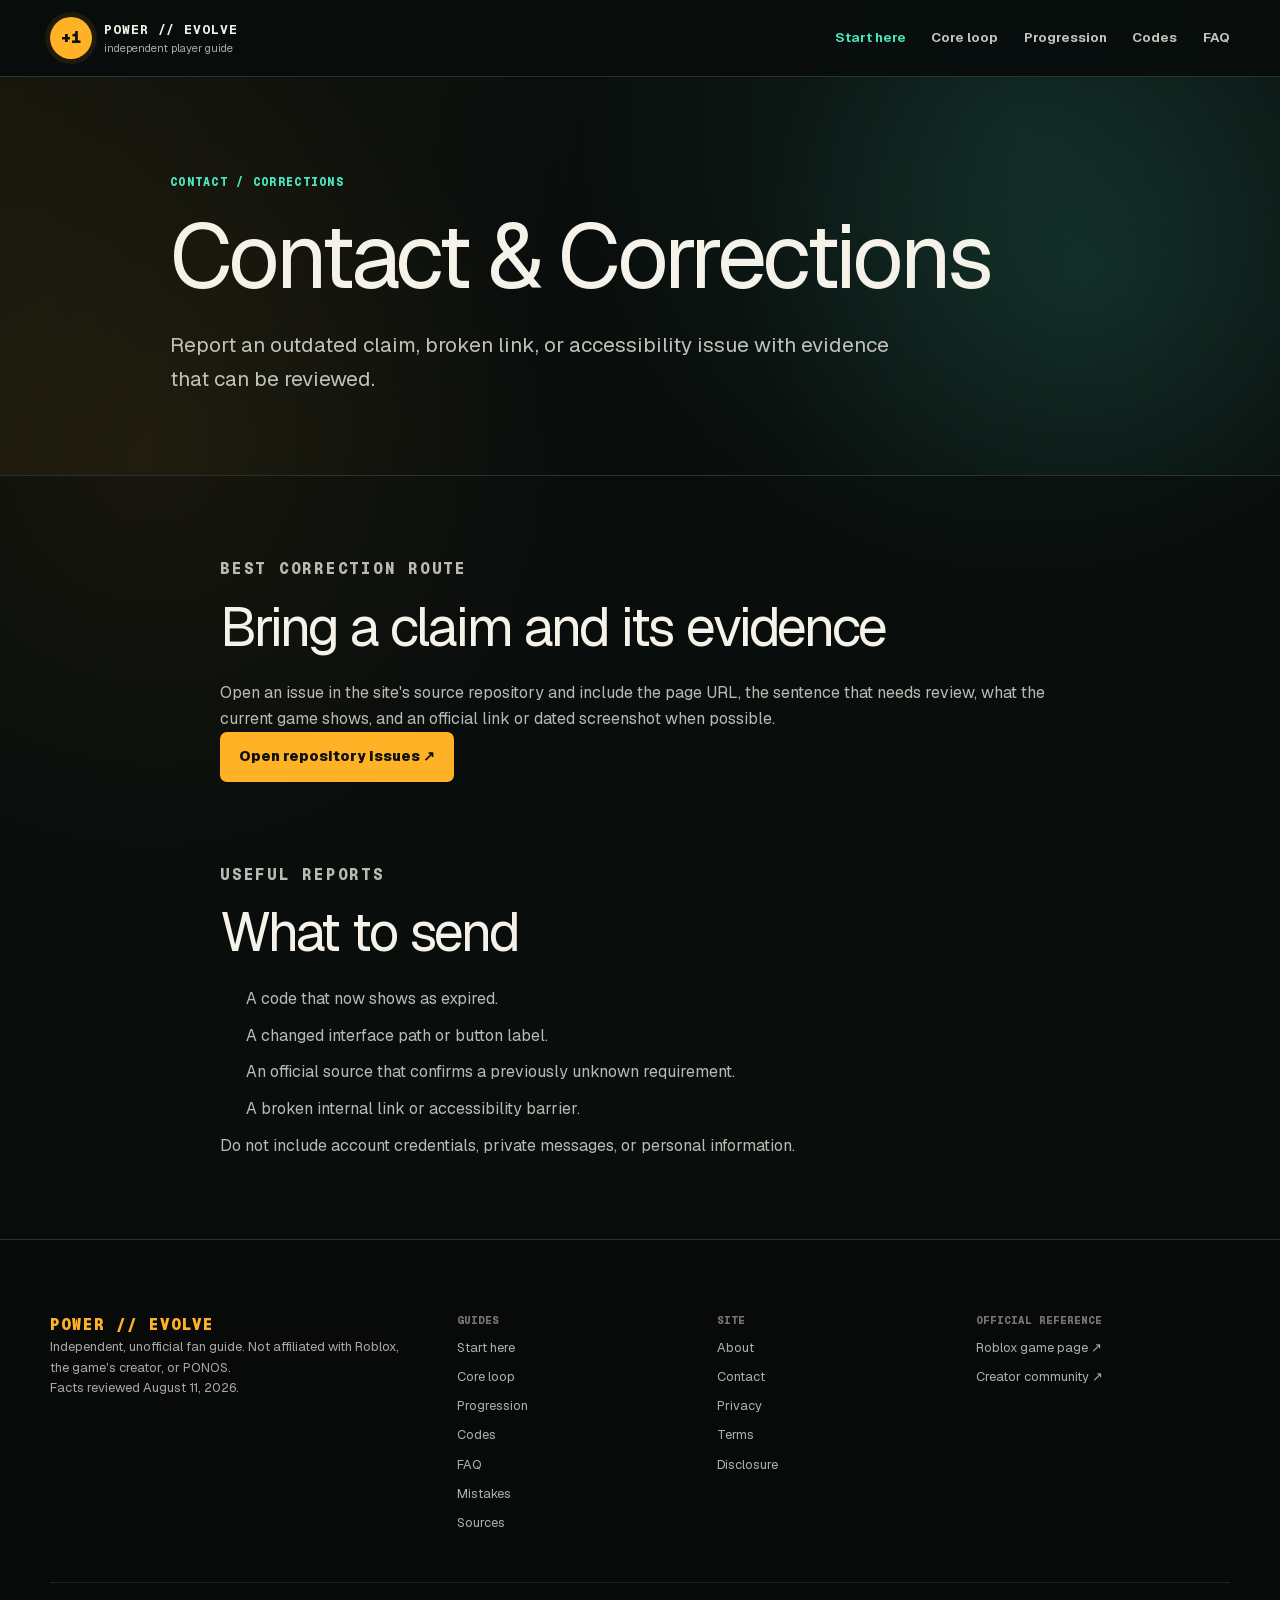
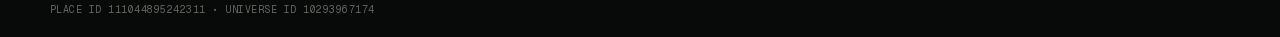
<file: contact/index.html>
<!DOCTYPE html><html lang="en"><head><meta charSet="utf-8"/><meta name="viewport" content="width=device-width, initial-scale=1"/><link rel="preload" href="/_next/static/media/797e433ab948586e-s.p.08e28id.o-okb.woff2" as="font" crossorigin="" type="font/woff2"/><link rel="preload" href="/_next/static/media/caa3a2e1cccd8315-s.p.09~u27dqhyhd6.woff2" as="font" crossorigin="" type="font/woff2"/><link rel="stylesheet" href="/_next/static/chunks/0t9qf1xxase9-.css" data-precedence="next"/><link rel="preload" as="script" fetchPriority="low" href="/_next/static/chunks/03xkck38_lpe..js"/><script src="/_next/static/chunks/07mk7.42u8w1s.js" async=""></script><script src="/_next/static/chunks/0.-t9l4~u11m_.js" async=""></script><script src="/_next/static/chunks/0wv_ut0x0s5ee.js" async=""></script><script src="/_next/static/chunks/turbopack-0l.7kyyd7jhz1.js" async=""></script><script src="/_next/static/chunks/0hd._cu5gy6cg.js" async=""></script><script src="/_next/static/chunks/0~bt8~2u--09_.js" async=""></script><meta name="next-size-adjust" content=""/><title>Contact &amp; Corrections | Battle Cat Power Wiki</title><meta name="description" content="Report an outdated claim, broken link, or accessibility issue with evidence that can be reviewed."/><meta name="application-name" content="Battle Cat Power Wiki"/><link rel="manifest" href="/manifest.webmanifest"/><link rel="canonical" href="https://plus1battlecatpowerevolution.wiki/contact/"/><meta property="og:title" content="Contact &amp; Corrections"/><meta property="og:description" content="Report an outdated claim, broken link, or accessibility issue with evidence that can be reviewed."/><meta property="og:url" content="https://plus1battlecatpowerevolution.wiki/contact/"/><meta property="og:site_name" content="+1 Battle Cat Power Evolution Wiki"/><meta property="og:image" content="https://plus1battlecatpowerevolution.wiki/og.png"/><meta property="og:image:width" content="1731"/><meta property="og:image:height" content="909"/><meta property="og:image:alt" content="+1 Battle Cat Power Evolution beginner guide"/><meta property="og:type" content="article"/><meta name="twitter:card" content="summary_large_image"/><meta name="twitter:title" content="Contact &amp; Corrections"/><meta name="twitter:description" content="Report an outdated claim, broken link, or accessibility issue with evidence that can be reviewed."/><meta name="twitter:image" content="https://plus1battlecatpowerevolution.wiki/og.png"/><link rel="shortcut icon" href="/images/battle-cat-icon.png"/><link rel="icon" href="/images/battle-cat-icon.png"/><link rel="apple-touch-icon" href="/icon-192.png"/><script src="/_next/static/chunks/03~yq9q893hmn.js" noModule=""></script></head><body class="geist_a71539c9-module__T19VSG__variable geist_mono_8d43a2aa-module__8Li5zG__variable"><div hidden=""><!--$--><!--/$--></div><a class="skip-link" href="#main-content">Skip to main content</a><header class="site-header"><div class="header-inner"><a class="brand" aria-label="Battle Cat Power Wiki home" href="/"><span class="brand-mark" aria-hidden="true">+1</span><span class="brand-copy"><strong>POWER // EVOLVE</strong><small>independent player guide</small></span></a><nav class="desktop-nav" aria-label="Primary navigation"><div class=""><a href="/beginner-guide/">Start here</a><a href="/gameplay-loop/">Core loop</a><a href="/progression/">Progression</a><a href="/codes/">Codes</a><a href="/faq/">FAQ</a></div></nav><details class="mobile-menu"><summary>Menu</summary><nav aria-label="Mobile navigation"><div class="mobile-links"><a href="/beginner-guide/">Start here</a><a href="/gameplay-loop/">Core loop</a><a href="/progression/">Progression</a><a href="/codes/">Codes</a><a href="/faq/">FAQ</a></div><a href="/mistakes/">Mistakes</a><a href="/sources/">Sources</a></nav></details></div></header><div id="main-content" tabindex="-1"><main><script type="application/ld+json">{"@context":"https://schema.org","@type":"Article","headline":"Contact & Corrections","description":"Report an outdated claim, broken link, or accessibility issue with evidence that can be reviewed.","mainEntityOfPage":"https://plus1battlecatpowerevolution.wiki/contact","author":{"@type":"Organization","name":"+1 Battle Cat Power Evolution Wiki"},"publisher":{"@type":"Organization","name":"+1 Battle Cat Power Evolution Wiki"}}</script><header class="guide-hero"><div class="guide-hero-inner"><p class="eyebrow">Contact / corrections</p><h1>Contact &amp; Corrections</h1><p class="guide-lede">Report an outdated claim, broken link, or accessibility issue with evidence that can be reviewed.</p></div></header><article class="article-shell"><section><p class="eyebrow">Best correction route</p><h2>Bring a claim and its evidence</h2><p>Open an issue in the site&#x27;s source repository and include the page URL, the sentence that needs review, what the current game shows, and an official link or dated screenshot when possible.</p><a class="button button-primary" href="https://github.com/zhangtongxin888/roblox_game/issues" target="_blank" rel="noreferrer">Open repository issues ↗</a></section><section><p class="eyebrow">Useful reports</p><h2>What to send</h2><ul><li>A code that now shows as expired.</li><li>A changed interface path or button label.</li><li>An official source that confirms a previously unknown requirement.</li><li>A broken internal link or accessibility barrier.</li></ul><p>Do not include account credentials, private messages, or personal information.</p></section></article></main><!--$--><!--/$--></div><footer class="site-footer"><div class="footer-grid"><div class="footer-intro"><p class="footer-brand">POWER // EVOLVE</p><p>Independent, unofficial fan guide. Not affiliated with Roblox, the game&#x27;s creator, or PONOS.</p><p class="checked">Facts reviewed <!-- -->August 11, 2026<!-- -->.</p></div><nav aria-label="Guide links"><p class="footer-heading">Guides</p><a href="/beginner-guide/">Start here</a><a href="/gameplay-loop/">Core loop</a><a href="/progression/">Progression</a><a href="/codes/">Codes</a><a href="/faq/">FAQ</a><a href="/mistakes/">Mistakes</a><a href="/sources/">Sources</a></nav><nav aria-label="Site links"><p class="footer-heading">Site</p><a href="/about/">About</a><a href="/contact/">Contact</a><a href="/privacy/">Privacy</a><a href="/terms/">Terms</a><a href="/disclosure/">Disclosure</a></nav><div><p class="footer-heading">Official reference</p><a href="https://www.roblox.com/games/111044895242311/1-Battle-Cat-Power-Evolution" target="_blank" rel="noreferrer">Roblox game page <span aria-hidden="true">↗</span></a><a href="https://www.roblox.com/communities/943021972/1-Battle-cat" target="_blank" rel="noreferrer">Creator community <span aria-hidden="true">↗</span></a></div></div><p class="footer-bottom">Place ID <!-- -->111044895242311<!-- --> <span aria-hidden="true">•</span> Universe ID <!-- -->10293967174</p></footer><script src="/_next/static/chunks/03xkck38_lpe..js" id="_R_" async=""></script><script>(self.__next_f=self.__next_f||[]).push([0])</script><script>self.__next_f.push([1,"1:\"$Sreact.fragment\"\n2:I[77263,[\"/_next/static/chunks/0hd._cu5gy6cg.js\",\"/_next/static/chunks/0~bt8~2u--09_.js\"],\"\"]\n3:I[3965,[\"/_next/static/chunks/0hd._cu5gy6cg.js\",\"/_next/static/chunks/0~bt8~2u--09_.js\"],\"default\"]\n4:I[34214,[\"/_next/static/chunks/0hd._cu5gy6cg.js\",\"/_next/static/chunks/0~bt8~2u--09_.js\"],\"default\"]\nc:I[68066,[\"/_next/static/chunks/0hd._cu5gy6cg.js\",\"/_next/static/chunks/0~bt8~2u--09_.js\"],\"default\",1]\n:HL[\"/_next/static/chunks/0t9qf1xxase9-.css\",\"style\"]\n:HL[\"/_next/static/media/797e433ab948586e-s.p.08e28id.o-okb.woff2\",\"font\",{\"crossOrigin\":\"\",\"type\":\"font/woff2\"}]\n:HL[\"/_next/static/media/caa3a2e1cccd8315-s.p.09~u27dqhyhd6.woff2\",\"font\",{\"crossOrigin\":\"\",\"type\":\"font/woff2\"}]\n"])</script><script>self.__next_f.push([1,"0:{\"P\":null,\"c\":[\"\",\"contact\",\"\"],\"q\":\"\",\"i\":false,\"f\":[[[\"\",{\"children\":[\"contact\",{\"children\":[\"__PAGE__\",{}]}]},\"$undefined\",\"$undefined\",16],[[\"$\",\"$1\",\"c\",{\"children\":[[[\"$\",\"link\",\"0\",{\"rel\":\"stylesheet\",\"href\":\"/_next/static/chunks/0t9qf1xxase9-.css\",\"precedence\":\"next\",\"crossOrigin\":\"$undefined\",\"nonce\":\"$undefined\"}],[\"$\",\"script\",\"script-0\",{\"src\":\"/_next/static/chunks/0hd._cu5gy6cg.js\",\"async\":true,\"nonce\":\"$undefined\"}],[\"$\",\"script\",\"script-1\",{\"src\":\"/_next/static/chunks/0~bt8~2u--09_.js\",\"async\":true,\"nonce\":\"$undefined\"}]],[\"$\",\"html\",null,{\"lang\":\"en\",\"children\":[\"$\",\"body\",null,{\"className\":\"geist_a71539c9-module__T19VSG__variable geist_mono_8d43a2aa-module__8Li5zG__variable\",\"children\":[[\"$\",\"a\",null,{\"className\":\"skip-link\",\"href\":\"#main-content\",\"children\":\"Skip to main content\"}],[\"$\",\"header\",null,{\"className\":\"site-header\",\"children\":[\"$\",\"div\",null,{\"className\":\"header-inner\",\"children\":[[\"$\",\"$L2\",null,{\"className\":\"brand\",\"href\":\"/\",\"aria-label\":\"Battle Cat Power Wiki home\",\"children\":[[\"$\",\"span\",null,{\"className\":\"brand-mark\",\"aria-hidden\":\"true\",\"children\":\"+1\"}],[\"$\",\"span\",null,{\"className\":\"brand-copy\",\"children\":[[\"$\",\"strong\",null,{\"children\":\"POWER // EVOLVE\"}],[\"$\",\"small\",null,{\"children\":\"independent player guide\"}]]}]]}],[\"$\",\"nav\",null,{\"className\":\"desktop-nav\",\"aria-label\":\"Primary navigation\",\"children\":[\"$\",\"div\",null,{\"className\":\"\",\"children\":[[\"$\",\"$L2\",\"/beginner-guide\",{\"href\":\"/beginner-guide\",\"children\":\"Start here\"}],[\"$\",\"$L2\",\"/gameplay-loop\",{\"href\":\"/gameplay-loop\",\"children\":\"Core loop\"}],[\"$\",\"$L2\",\"/progression\",{\"href\":\"/progression\",\"children\":\"Progression\"}],[\"$\",\"$L2\",\"/codes\",{\"href\":\"/codes\",\"children\":\"Codes\"}],[\"$\",\"$L2\",\"/faq\",{\"href\":\"/faq\",\"children\":\"FAQ\"}]]}]}],[\"$\",\"details\",null,{\"className\":\"mobile-menu\",\"children\":[[\"$\",\"summary\",null,{\"children\":\"Menu\"}],[\"$\",\"nav\",null,{\"aria-label\":\"Mobile navigation\",\"children\":[[\"$\",\"div\",null,{\"className\":\"mobile-links\",\"children\":[[\"$\",\"$L2\",\"/beginner-guide\",{\"href\":\"/beginner-guide\",\"children\":\"Start here\"}],[\"$\",\"$L2\",\"/gameplay-loop\",{\"href\":\"/gameplay-loop\",\"children\":\"Core loop\"}],[\"$\",\"$L2\",\"/progression\",{\"href\":\"/progression\",\"children\":\"Progression\"}],[\"$\",\"$L2\",\"/codes\",{\"href\":\"/codes\",\"children\":\"Codes\"}],[\"$\",\"$L2\",\"/faq\",{\"href\":\"/faq\",\"children\":\"FAQ\"}]]}],[\"$\",\"$L2\",null,{\"href\":\"/mistakes\",\"children\":\"Mistakes\"}],[\"$\",\"$L2\",null,{\"href\":\"/sources\",\"children\":\"Sources\"}]]}]]}]]}]}],[\"$\",\"div\",null,{\"id\":\"main-content\",\"tabIndex\":-1,\"children\":[\"$\",\"$L3\",null,{\"parallelRouterKey\":\"children\",\"error\":\"$undefined\",\"errorStyles\":\"$undefined\",\"errorScripts\":\"$undefined\",\"template\":[\"$\",\"$L4\",null,{}],\"templateStyles\":\"$undefined\",\"templateScripts\":\"$undefined\",\"notFound\":[[\"$\",\"main\",null,{\"className\":\"not-found\",\"children\":[\"$\",\"div\",null,{\"className\":\"not-found-inner\",\"children\":[[\"$\",\"p\",null,{\"className\":\"not-found-code\",\"children\":\"404\"}],[\"$\",\"h1\",null,{\"children\":\"This route lost the loop.\"}],[\"$\",\"p\",null,{\"children\":\"The page may have moved. Rejoin the verified beginner route and keep progressing.\"}],[\"$\",\"$L2\",null,{\"className\":\"button button-primary\",\"href\":\"/beginner-guide\",\"children\":\"Open the beginner guide →\"}]]}]}],[]],\"forbidden\":\"$undefined\",\"unauthorized\":\"$undefined\"}]}],[\"$\",\"footer\",null,{\"className\":\"site-footer\",\"children\":[[\"$\",\"div\",null,{\"className\":\"footer-grid\",\"children\":[[\"$\",\"div\",null,{\"className\":\"footer-intro\",\"children\":[[\"$\",\"p\",null,{\"className\":\"footer-brand\",\"children\":\"POWER // EVOLVE\"}],[\"$\",\"p\",null,{\"children\":\"Independent, unofficial fan guide. Not affiliated with Roblox, the game's creator, or PONOS.\"}],[\"$\",\"p\",null,{\"className\":\"checked\",\"children\":[\"Facts reviewed \",\"August 11, 2026\",\".\"]}]]}],[\"$\",\"nav\",null,{\"aria-label\":\"Guide links\",\"children\":[[\"$\",\"p\",null,{\"className\":\"footer-heading\",\"children\":\"Guides\"}],[[\"$\",\"$L2\",\"/beginner-guide\",{\"href\":\"/beginner-guide\",\"children\":\"Start here\"}],[\"$\",\"$L2\",\"/gameplay-loop\",{\"href\":\"/gameplay-loop\",\"children\":\"Core loop\"}],[\"$\",\"$L2\",\"/progression\",{\"href\":\"/progression\",\"children\":\"Progression\"}],[\"$\",\"$L2\",\"/codes\",{\"href\":\"/codes\",\"children\":\"Codes\"}],[\"$\",\"$L2\",\"/faq\",{\"href\":\"/faq\",\"children\":\"FAQ\"}],[\"$\",\"$L2\",\"/mistakes\",{\"href\":\"/mistakes\",\"children\":\"Mistakes\"}],[\"$\",\"$L2\",\"/sources\",{\"href\":\"/sources\",\"children\":\"Sources\"}]]]}],[\"$\",\"nav\",null,{\"aria-label\":\"Site links\",\"children\":[[\"$\",\"p\",null,{\"className\":\"footer-heading\",\"children\":\"Site\"}],[[\"$\",\"$L2\",\"/about\",{\"href\":\"/about\",\"children\":\"About\"}],[\"$\",\"$L2\",\"/contact\",{\"href\":\"/contact\",\"children\":\"Contact\"}],[\"$\",\"$L2\",\"/privacy\",{\"href\":\"/privacy\",\"children\":\"Privacy\"}],[\"$\",\"$L2\",\"/terms\",{\"href\":\"/terms\",\"children\":\"Terms\"}],[\"$\",\"$L2\",\"/disclosure\",{\"href\":\"/disclosure\",\"children\":\"Disclosure\"}]]]}],[\"$\",\"div\",null,{\"children\":[[\"$\",\"p\",null,{\"className\":\"footer-heading\",\"children\":\"Official reference\"}],[\"$\",\"a\",null,{\"href\":\"https://www.roblox.com/games/111044895242311/1-Battle-Cat-Power-Evolution\",\"target\":\"_blank\",\"rel\":\"noreferrer\",\"children\":[\"Roblox game page \",\"$L5\"]}],\"$L6\"]}]]}],\"$L7\"]}]]}]}]]}],{\"children\":[\"$L8\",{\"children\":[\"$L9\",{},null,false,null]},null,false,\"$@a\"]},null,false,null],\"$Lb\",false]],\"m\":\"$undefined\",\"G\":[\"$c\",[\"$Ld\"]],\"S\":true,\"h\":null,\"s\":\"$undefined\",\"l\":\"$undefined\",\"p\":\"$undefined\",\"d\":\"$undefined\",\"b\":\"l3Jk9w14Cx00iwnd-M60k\"}\n"])</script><script>self.__next_f.push([1,"e:I[53125,[\"/_next/static/chunks/0hd._cu5gy6cg.js\",\"/_next/static/chunks/0~bt8~2u--09_.js\"],\"OutletBoundary\"]\nf:\"$Sreact.suspense\"\n12:I[53125,[\"/_next/static/chunks/0hd._cu5gy6cg.js\",\"/_next/static/chunks/0~bt8~2u--09_.js\"],\"ViewportBoundary\"]\n14:I[53125,[\"/_next/static/chunks/0hd._cu5gy6cg.js\",\"/_next/static/chunks/0~bt8~2u--09_.js\"],\"MetadataBoundary\"]\n5:[\"$\",\"span\",null,{\"aria-hidden\":\"true\",\"children\":\"↗\"}]\n6:[\"$\",\"a\",null,{\"href\":\"https://www.roblox.com/communities/943021972/1-Battle-cat\",\"target\":\"_blank\",\"rel\":\"noreferrer\",\"children\":[\"Creator community \",[\"$\",\"span\",null,{\"aria-hidden\":\"true\",\"children\":\"↗\"}]]}]\n7:[\"$\",\"p\",null,{\"className\":\"footer-bottom\",\"children\":[\"Place ID \",\"111044895242311\",\" \",[\"$\",\"span\",null,{\"aria-hidden\":\"true\",\"children\":\"•\"}],\" Universe ID \",\"10293967174\"]}]\n8:[\"$\",\"$1\",\"c\",{\"children\":[null,[\"$\",\"$L3\",null,{\"parallelRouterKey\":\"children\",\"error\":\"$undefined\",\"errorStyles\":\"$undefined\",\"errorScripts\":\"$undefined\",\"template\":[\"$\",\"$L4\",null,{}],\"templateStyles\":\"$undefined\",\"templateScripts\":\"$undefined\",\"notFound\":\"$undefined\",\"forbidden\":\"$undefined\",\"unauthorized\":\"$undefined\"}]]}]\n"])</script><script>self.__next_f.push([1,"9:[\"$\",\"$1\",\"c\",{\"children\":[[\"$\",\"main\",null,{\"children\":[[\"$\",\"script\",null,{\"type\":\"application/ld+json\",\"dangerouslySetInnerHTML\":{\"__html\":\"{\\\"@context\\\":\\\"https://schema.org\\\",\\\"@type\\\":\\\"Article\\\",\\\"headline\\\":\\\"Contact \u0026 Corrections\\\",\\\"description\\\":\\\"Report an outdated claim, broken link, or accessibility issue with evidence that can be reviewed.\\\",\\\"mainEntityOfPage\\\":\\\"https://plus1battlecatpowerevolution.wiki/contact\\\",\\\"author\\\":{\\\"@type\\\":\\\"Organization\\\",\\\"name\\\":\\\"+1 Battle Cat Power Evolution Wiki\\\"},\\\"publisher\\\":{\\\"@type\\\":\\\"Organization\\\",\\\"name\\\":\\\"+1 Battle Cat Power Evolution Wiki\\\"}}\"}}],[\"$\",\"header\",null,{\"className\":\"guide-hero\",\"children\":[\"$\",\"div\",null,{\"className\":\"guide-hero-inner\",\"children\":[[\"$\",\"p\",null,{\"className\":\"eyebrow\",\"children\":\"Contact / corrections\"}],[\"$\",\"h1\",null,{\"children\":\"Contact \u0026 Corrections\"}],[\"$\",\"p\",null,{\"className\":\"guide-lede\",\"children\":\"Report an outdated claim, broken link, or accessibility issue with evidence that can be reviewed.\"}],null]}]}],[\"$\",\"article\",null,{\"className\":\"article-shell\",\"children\":[[\"$\",\"section\",null,{\"children\":[[\"$\",\"p\",null,{\"className\":\"eyebrow\",\"children\":\"Best correction route\"}],[\"$\",\"h2\",null,{\"children\":\"Bring a claim and its evidence\"}],[\"$\",\"p\",null,{\"children\":\"Open an issue in the site's source repository and include the page URL, the sentence that needs review, what the current game shows, and an official link or dated screenshot when possible.\"}],[\"$\",\"a\",null,{\"className\":\"button button-primary\",\"href\":\"https://github.com/zhangtongxin888/roblox_game/issues\",\"target\":\"_blank\",\"rel\":\"noreferrer\",\"children\":\"Open repository issues ↗\"}]]}],[\"$\",\"section\",null,{\"children\":[[\"$\",\"p\",null,{\"className\":\"eyebrow\",\"children\":\"Useful reports\"}],[\"$\",\"h2\",null,{\"children\":\"What to send\"}],[\"$\",\"ul\",null,{\"children\":[[\"$\",\"li\",null,{\"children\":\"A code that now shows as expired.\"}],[\"$\",\"li\",null,{\"children\":\"A changed interface path or button label.\"}],[\"$\",\"li\",null,{\"children\":\"An official source that confirms a previously unknown requirement.\"}],[\"$\",\"li\",null,{\"children\":\"A broken internal link or accessibility barrier.\"}]]}],[\"$\",\"p\",null,{\"children\":\"Do not include account credentials, private messages, or personal information.\"}]]}]]}],null]}],null,[\"$\",\"$Le\",null,{\"children\":[\"$\",\"$f\",null,{\"name\":\"Next.MetadataOutlet\",\"children\":\"$@10\"}]}]]}]\n"])</script><script>self.__next_f.push([1,"11:[]\na:\"$W11\"\nb:[\"$\",\"$1\",\"h\",{\"children\":[null,[\"$\",\"$L12\",null,{\"children\":\"$L13\"}],[\"$\",\"div\",null,{\"hidden\":true,\"children\":[\"$\",\"$L14\",null,{\"children\":[\"$\",\"$f\",null,{\"name\":\"Next.Metadata\",\"children\":\"$L15\"}]}]}],[\"$\",\"meta\",null,{\"name\":\"next-size-adjust\",\"content\":\"\"}]]}]\nd:[\"$\",\"link\",\"0\",{\"rel\":\"stylesheet\",\"href\":\"/_next/static/chunks/0t9qf1xxase9-.css\",\"precedence\":\"next\",\"crossOrigin\":\"$undefined\",\"nonce\":\"$undefined\"}]\n"])</script><script>self.__next_f.push([1,"13:[[\"$\",\"meta\",\"0\",{\"charSet\":\"utf-8\"}],[\"$\",\"meta\",\"1\",{\"name\":\"viewport\",\"content\":\"width=device-width, initial-scale=1\"}]]\n"])</script><script>self.__next_f.push([1,"16:I[19407,[\"/_next/static/chunks/0hd._cu5gy6cg.js\",\"/_next/static/chunks/0~bt8~2u--09_.js\"],\"IconMark\"]\n10:null\n"])</script><script>self.__next_f.push([1,"15:[[\"$\",\"title\",\"0\",{\"children\":\"Contact \u0026 Corrections | Battle Cat Power Wiki\"}],[\"$\",\"meta\",\"1\",{\"name\":\"description\",\"content\":\"Report an outdated claim, broken link, or accessibility issue with evidence that can be reviewed.\"}],[\"$\",\"meta\",\"2\",{\"name\":\"application-name\",\"content\":\"Battle Cat Power Wiki\"}],[\"$\",\"link\",\"3\",{\"rel\":\"manifest\",\"href\":\"/manifest.webmanifest\",\"crossOrigin\":\"$undefined\"}],[\"$\",\"link\",\"4\",{\"rel\":\"canonical\",\"href\":\"https://plus1battlecatpowerevolution.wiki/contact/\"}],[\"$\",\"meta\",\"5\",{\"property\":\"og:title\",\"content\":\"Contact \u0026 Corrections\"}],[\"$\",\"meta\",\"6\",{\"property\":\"og:description\",\"content\":\"Report an outdated claim, broken link, or accessibility issue with evidence that can be reviewed.\"}],[\"$\",\"meta\",\"7\",{\"property\":\"og:url\",\"content\":\"https://plus1battlecatpowerevolution.wiki/contact/\"}],[\"$\",\"meta\",\"8\",{\"property\":\"og:site_name\",\"content\":\"+1 Battle Cat Power Evolution Wiki\"}],[\"$\",\"meta\",\"9\",{\"property\":\"og:image\",\"content\":\"https://plus1battlecatpowerevolution.wiki/og.png\"}],[\"$\",\"meta\",\"10\",{\"property\":\"og:image:width\",\"content\":\"1731\"}],[\"$\",\"meta\",\"11\",{\"property\":\"og:image:height\",\"content\":\"909\"}],[\"$\",\"meta\",\"12\",{\"property\":\"og:image:alt\",\"content\":\"+1 Battle Cat Power Evolution beginner guide\"}],[\"$\",\"meta\",\"13\",{\"property\":\"og:type\",\"content\":\"article\"}],[\"$\",\"meta\",\"14\",{\"name\":\"twitter:card\",\"content\":\"summary_large_image\"}],[\"$\",\"meta\",\"15\",{\"name\":\"twitter:title\",\"content\":\"Contact \u0026 Corrections\"}],[\"$\",\"meta\",\"16\",{\"name\":\"twitter:description\",\"content\":\"Report an outdated claim, broken link, or accessibility issue with evidence that can be reviewed.\"}],[\"$\",\"meta\",\"17\",{\"name\":\"twitter:image\",\"content\":\"https://plus1battlecatpowerevolution.wiki/og.png\"}],[\"$\",\"link\",\"18\",{\"rel\":\"shortcut icon\",\"href\":\"/images/battle-cat-icon.png\"}],[\"$\",\"link\",\"19\",{\"rel\":\"icon\",\"href\":\"/images/battle-cat-icon.png\"}],[\"$\",\"link\",\"20\",{\"rel\":\"apple-touch-icon\",\"href\":\"/icon-192.png\"}],[\"$\",\"$L16\",\"21\",{}]]\n"])</script></body></html>
</file>
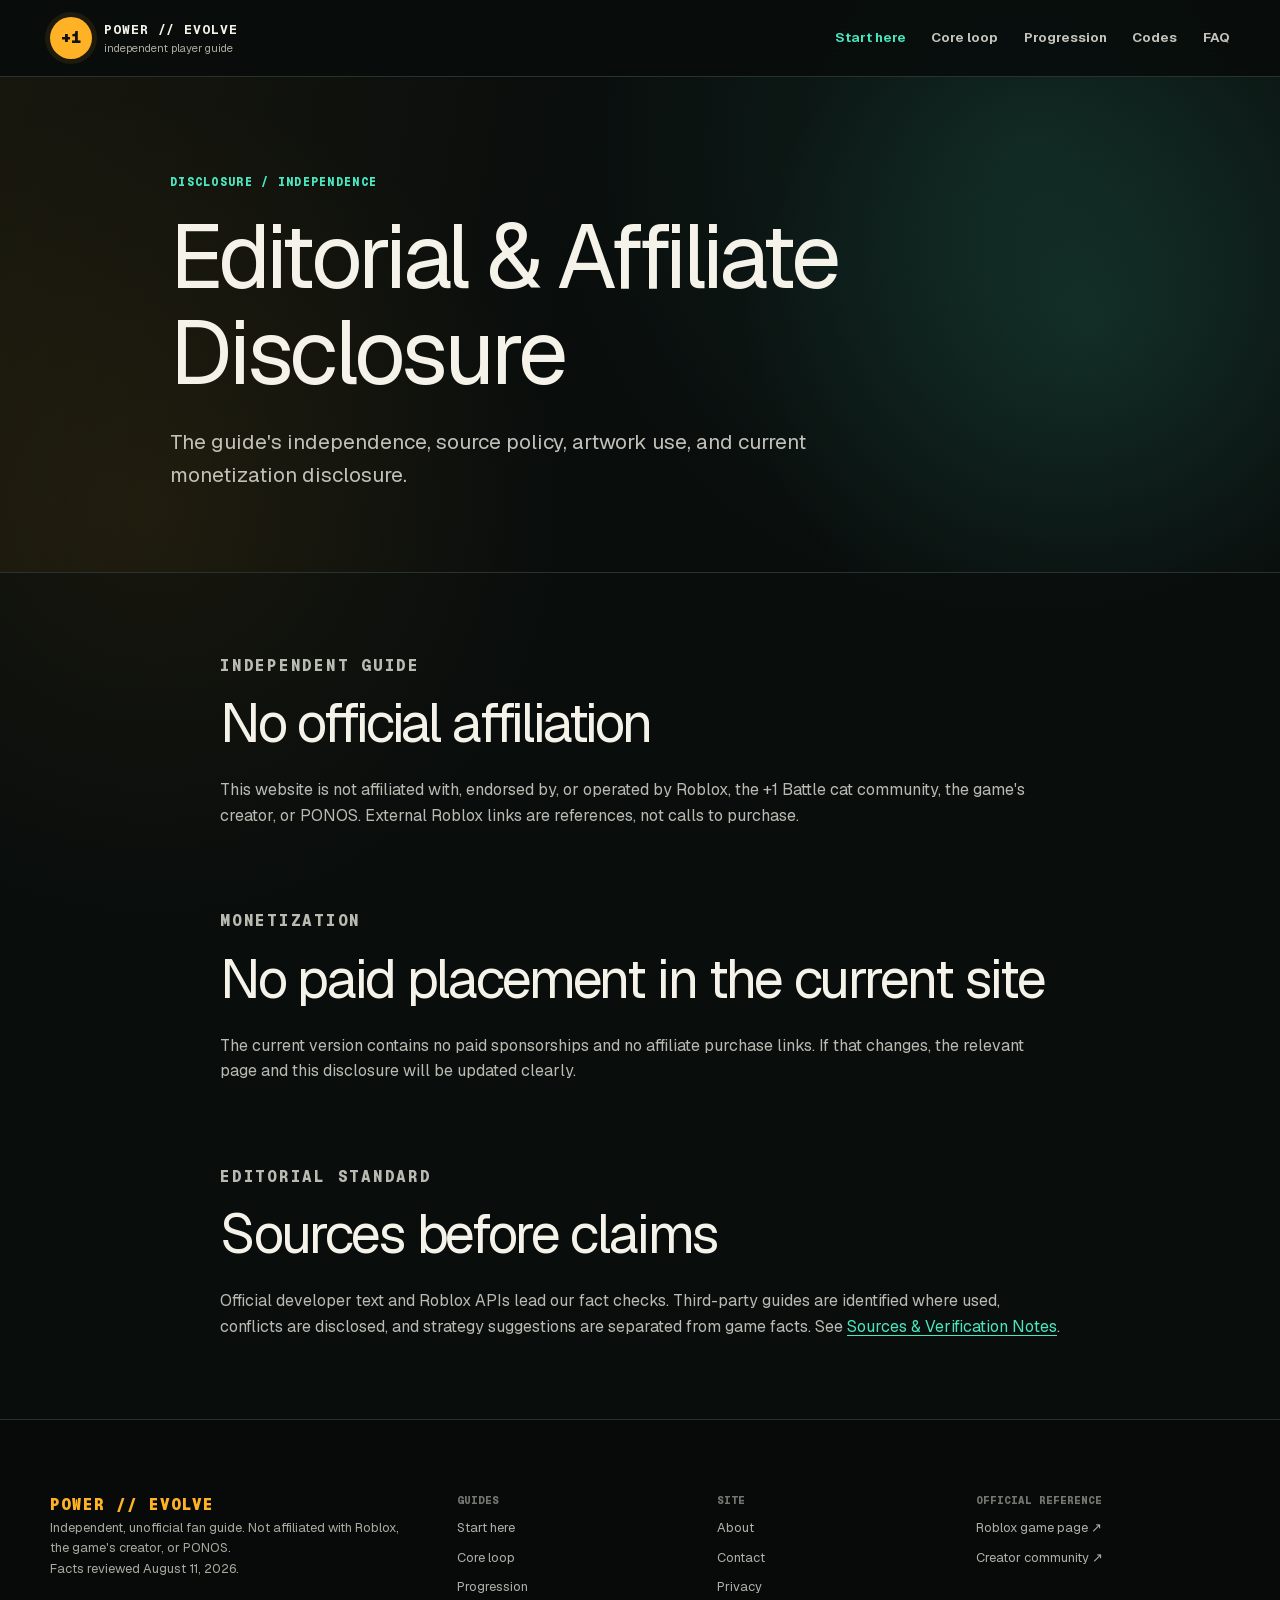
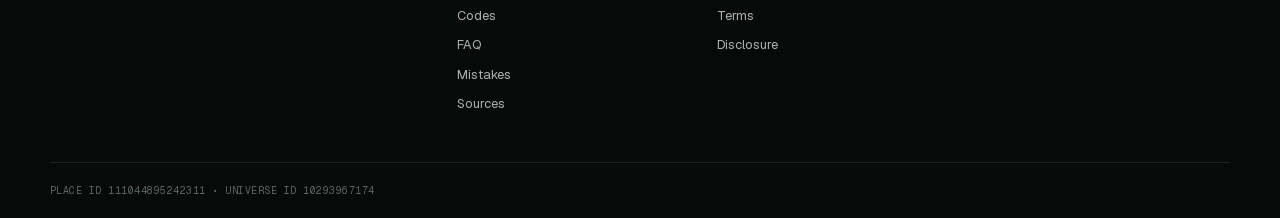
<file: disclosure/index.html>
<!DOCTYPE html><html lang="en"><head><meta charSet="utf-8"/><meta name="viewport" content="width=device-width, initial-scale=1"/><link rel="preload" href="/_next/static/media/797e433ab948586e-s.p.08e28id.o-okb.woff2" as="font" crossorigin="" type="font/woff2"/><link rel="preload" href="/_next/static/media/caa3a2e1cccd8315-s.p.09~u27dqhyhd6.woff2" as="font" crossorigin="" type="font/woff2"/><link rel="stylesheet" href="/_next/static/chunks/0t9qf1xxase9-.css" data-precedence="next"/><link rel="preload" as="script" fetchPriority="low" href="/_next/static/chunks/03xkck38_lpe..js"/><script src="/_next/static/chunks/07mk7.42u8w1s.js" async=""></script><script src="/_next/static/chunks/0.-t9l4~u11m_.js" async=""></script><script src="/_next/static/chunks/0wv_ut0x0s5ee.js" async=""></script><script src="/_next/static/chunks/turbopack-0l.7kyyd7jhz1.js" async=""></script><script src="/_next/static/chunks/0hd._cu5gy6cg.js" async=""></script><script src="/_next/static/chunks/0~bt8~2u--09_.js" async=""></script><meta name="next-size-adjust" content=""/><title>Editorial &amp; Affiliate Disclosure | Battle Cat Power Wiki</title><meta name="description" content="The guide&#x27;s independence, source policy, artwork use, and current monetization disclosure."/><meta name="application-name" content="Battle Cat Power Wiki"/><link rel="manifest" href="/manifest.webmanifest"/><link rel="canonical" href="https://plus1battlecatpowerevolution.wiki/disclosure/"/><meta property="og:title" content="Editorial &amp; Affiliate Disclosure"/><meta property="og:description" content="The guide&#x27;s independence, source policy, artwork use, and current monetization disclosure."/><meta property="og:url" content="https://plus1battlecatpowerevolution.wiki/disclosure/"/><meta property="og:site_name" content="+1 Battle Cat Power Evolution Wiki"/><meta property="og:image" content="https://plus1battlecatpowerevolution.wiki/og.png"/><meta property="og:image:width" content="1731"/><meta property="og:image:height" content="909"/><meta property="og:image:alt" content="+1 Battle Cat Power Evolution beginner guide"/><meta property="og:type" content="article"/><meta name="twitter:card" content="summary_large_image"/><meta name="twitter:title" content="Editorial &amp; Affiliate Disclosure"/><meta name="twitter:description" content="The guide&#x27;s independence, source policy, artwork use, and current monetization disclosure."/><meta name="twitter:image" content="https://plus1battlecatpowerevolution.wiki/og.png"/><link rel="shortcut icon" href="/images/battle-cat-icon.png"/><link rel="icon" href="/images/battle-cat-icon.png"/><link rel="apple-touch-icon" href="/icon-192.png"/><script src="/_next/static/chunks/03~yq9q893hmn.js" noModule=""></script></head><body class="geist_a71539c9-module__T19VSG__variable geist_mono_8d43a2aa-module__8Li5zG__variable"><div hidden=""><!--$--><!--/$--></div><a class="skip-link" href="#main-content">Skip to main content</a><header class="site-header"><div class="header-inner"><a class="brand" aria-label="Battle Cat Power Wiki home" href="/"><span class="brand-mark" aria-hidden="true">+1</span><span class="brand-copy"><strong>POWER // EVOLVE</strong><small>independent player guide</small></span></a><nav class="desktop-nav" aria-label="Primary navigation"><div class=""><a href="/beginner-guide/">Start here</a><a href="/gameplay-loop/">Core loop</a><a href="/progression/">Progression</a><a href="/codes/">Codes</a><a href="/faq/">FAQ</a></div></nav><details class="mobile-menu"><summary>Menu</summary><nav aria-label="Mobile navigation"><div class="mobile-links"><a href="/beginner-guide/">Start here</a><a href="/gameplay-loop/">Core loop</a><a href="/progression/">Progression</a><a href="/codes/">Codes</a><a href="/faq/">FAQ</a></div><a href="/mistakes/">Mistakes</a><a href="/sources/">Sources</a></nav></details></div></header><div id="main-content" tabindex="-1"><main><script type="application/ld+json">{"@context":"https://schema.org","@type":"Article","headline":"Editorial & Affiliate Disclosure","description":"The guide's independence, source policy, artwork use, and current monetization disclosure.","mainEntityOfPage":"https://plus1battlecatpowerevolution.wiki/disclosure","author":{"@type":"Organization","name":"+1 Battle Cat Power Evolution Wiki"},"publisher":{"@type":"Organization","name":"+1 Battle Cat Power Evolution Wiki"}}</script><header class="guide-hero"><div class="guide-hero-inner"><p class="eyebrow">Disclosure / independence</p><h1>Editorial &amp; Affiliate Disclosure</h1><p class="guide-lede">The guide&#x27;s independence, source policy, artwork use, and current monetization disclosure.</p></div></header><article class="article-shell"><section><p class="eyebrow">Independent guide</p><h2>No official affiliation</h2><p>This website is not affiliated with, endorsed by, or operated by Roblox, the +1 Battle cat community, the game&#x27;s creator, or PONOS. External Roblox links are references, not calls to purchase.</p></section><section><p class="eyebrow">Monetization</p><h2>No paid placement in the current site</h2><p>The current version contains no paid sponsorships and no affiliate purchase links. If that changes, the relevant page and this disclosure will be updated clearly.</p></section><section><p class="eyebrow">Editorial standard</p><h2>Sources before claims</h2><p>Official developer text and Roblox APIs lead our fact checks. Third-party guides are identified where used, conflicts are disclosed, and strategy suggestions are separated from game facts. See <a href="/sources/">Sources &amp; Verification Notes</a>.</p></section></article><p data-ad-disclosure="adsterra">Advertising on this site, when shown, is provided by Adsterra and labeled Advertisement. Popunder and social bar formats stay off unless this site configuration turns them on. This is an independent fan site.</p></main><!--$--><!--/$--></div><footer class="site-footer"><div class="footer-grid"><div class="footer-intro"><p class="footer-brand">POWER // EVOLVE</p><p>Independent, unofficial fan guide. Not affiliated with Roblox, the game&#x27;s creator, or PONOS.</p><p class="checked">Facts reviewed <!-- -->August 11, 2026<!-- -->.</p></div><nav aria-label="Guide links"><p class="footer-heading">Guides</p><a href="/beginner-guide/">Start here</a><a href="/gameplay-loop/">Core loop</a><a href="/progression/">Progression</a><a href="/codes/">Codes</a><a href="/faq/">FAQ</a><a href="/mistakes/">Mistakes</a><a href="/sources/">Sources</a></nav><nav aria-label="Site links"><p class="footer-heading">Site</p><a href="/about/">About</a><a href="/contact/">Contact</a><a href="/privacy/">Privacy</a><a href="/terms/">Terms</a><a href="/disclosure/">Disclosure</a></nav><div><p class="footer-heading">Official reference</p><a href="https://www.roblox.com/games/111044895242311/1-Battle-Cat-Power-Evolution" target="_blank" rel="noreferrer">Roblox game page <span aria-hidden="true">↗</span></a><a href="https://www.roblox.com/communities/943021972/1-Battle-cat" target="_blank" rel="noreferrer">Creator community <span aria-hidden="true">↗</span></a></div></div><p class="footer-bottom">Place ID <!-- -->111044895242311<!-- --> <span aria-hidden="true">•</span> Universe ID <!-- -->10293967174</p></footer><script src="/_next/static/chunks/03xkck38_lpe..js" id="_R_" async=""></script><script>(self.__next_f=self.__next_f||[]).push([0])</script><script>self.__next_f.push([1,"1:\"$Sreact.fragment\"\n2:I[77263,[\"/_next/static/chunks/0hd._cu5gy6cg.js\",\"/_next/static/chunks/0~bt8~2u--09_.js\"],\"\"]\n3:I[3965,[\"/_next/static/chunks/0hd._cu5gy6cg.js\",\"/_next/static/chunks/0~bt8~2u--09_.js\"],\"default\"]\n4:I[34214,[\"/_next/static/chunks/0hd._cu5gy6cg.js\",\"/_next/static/chunks/0~bt8~2u--09_.js\"],\"default\"]\nc:I[68066,[\"/_next/static/chunks/0hd._cu5gy6cg.js\",\"/_next/static/chunks/0~bt8~2u--09_.js\"],\"default\",1]\n:HL[\"/_next/static/chunks/0t9qf1xxase9-.css\",\"style\"]\n:HL[\"/_next/static/media/797e433ab948586e-s.p.08e28id.o-okb.woff2\",\"font\",{\"crossOrigin\":\"\",\"type\":\"font/woff2\"}]\n:HL[\"/_next/static/media/caa3a2e1cccd8315-s.p.09~u27dqhyhd6.woff2\",\"font\",{\"crossOrigin\":\"\",\"type\":\"font/woff2\"}]\n"])</script><script>self.__next_f.push([1,"0:{\"P\":null,\"c\":[\"\",\"disclosure\",\"\"],\"q\":\"\",\"i\":false,\"f\":[[[\"\",{\"children\":[\"disclosure\",{\"children\":[\"__PAGE__\",{}]}]},\"$undefined\",\"$undefined\",16],[[\"$\",\"$1\",\"c\",{\"children\":[[[\"$\",\"link\",\"0\",{\"rel\":\"stylesheet\",\"href\":\"/_next/static/chunks/0t9qf1xxase9-.css\",\"precedence\":\"next\",\"crossOrigin\":\"$undefined\",\"nonce\":\"$undefined\"}],[\"$\",\"script\",\"script-0\",{\"src\":\"/_next/static/chunks/0hd._cu5gy6cg.js\",\"async\":true,\"nonce\":\"$undefined\"}],[\"$\",\"script\",\"script-1\",{\"src\":\"/_next/static/chunks/0~bt8~2u--09_.js\",\"async\":true,\"nonce\":\"$undefined\"}]],[\"$\",\"html\",null,{\"lang\":\"en\",\"children\":[\"$\",\"body\",null,{\"className\":\"geist_a71539c9-module__T19VSG__variable geist_mono_8d43a2aa-module__8Li5zG__variable\",\"children\":[[\"$\",\"a\",null,{\"className\":\"skip-link\",\"href\":\"#main-content\",\"children\":\"Skip to main content\"}],[\"$\",\"header\",null,{\"className\":\"site-header\",\"children\":[\"$\",\"div\",null,{\"className\":\"header-inner\",\"children\":[[\"$\",\"$L2\",null,{\"className\":\"brand\",\"href\":\"/\",\"aria-label\":\"Battle Cat Power Wiki home\",\"children\":[[\"$\",\"span\",null,{\"className\":\"brand-mark\",\"aria-hidden\":\"true\",\"children\":\"+1\"}],[\"$\",\"span\",null,{\"className\":\"brand-copy\",\"children\":[[\"$\",\"strong\",null,{\"children\":\"POWER // EVOLVE\"}],[\"$\",\"small\",null,{\"children\":\"independent player guide\"}]]}]]}],[\"$\",\"nav\",null,{\"className\":\"desktop-nav\",\"aria-label\":\"Primary navigation\",\"children\":[\"$\",\"div\",null,{\"className\":\"\",\"children\":[[\"$\",\"$L2\",\"/beginner-guide\",{\"href\":\"/beginner-guide\",\"children\":\"Start here\"}],[\"$\",\"$L2\",\"/gameplay-loop\",{\"href\":\"/gameplay-loop\",\"children\":\"Core loop\"}],[\"$\",\"$L2\",\"/progression\",{\"href\":\"/progression\",\"children\":\"Progression\"}],[\"$\",\"$L2\",\"/codes\",{\"href\":\"/codes\",\"children\":\"Codes\"}],[\"$\",\"$L2\",\"/faq\",{\"href\":\"/faq\",\"children\":\"FAQ\"}]]}]}],[\"$\",\"details\",null,{\"className\":\"mobile-menu\",\"children\":[[\"$\",\"summary\",null,{\"children\":\"Menu\"}],[\"$\",\"nav\",null,{\"aria-label\":\"Mobile navigation\",\"children\":[[\"$\",\"div\",null,{\"className\":\"mobile-links\",\"children\":[[\"$\",\"$L2\",\"/beginner-guide\",{\"href\":\"/beginner-guide\",\"children\":\"Start here\"}],[\"$\",\"$L2\",\"/gameplay-loop\",{\"href\":\"/gameplay-loop\",\"children\":\"Core loop\"}],[\"$\",\"$L2\",\"/progression\",{\"href\":\"/progression\",\"children\":\"Progression\"}],[\"$\",\"$L2\",\"/codes\",{\"href\":\"/codes\",\"children\":\"Codes\"}],[\"$\",\"$L2\",\"/faq\",{\"href\":\"/faq\",\"children\":\"FAQ\"}]]}],[\"$\",\"$L2\",null,{\"href\":\"/mistakes\",\"children\":\"Mistakes\"}],[\"$\",\"$L2\",null,{\"href\":\"/sources\",\"children\":\"Sources\"}]]}]]}]]}]}],[\"$\",\"div\",null,{\"id\":\"main-content\",\"tabIndex\":-1,\"children\":[\"$\",\"$L3\",null,{\"parallelRouterKey\":\"children\",\"error\":\"$undefined\",\"errorStyles\":\"$undefined\",\"errorScripts\":\"$undefined\",\"template\":[\"$\",\"$L4\",null,{}],\"templateStyles\":\"$undefined\",\"templateScripts\":\"$undefined\",\"notFound\":[[\"$\",\"main\",null,{\"className\":\"not-found\",\"children\":[\"$\",\"div\",null,{\"className\":\"not-found-inner\",\"children\":[[\"$\",\"p\",null,{\"className\":\"not-found-code\",\"children\":\"404\"}],[\"$\",\"h1\",null,{\"children\":\"This route lost the loop.\"}],[\"$\",\"p\",null,{\"children\":\"The page may have moved. Rejoin the verified beginner route and keep progressing.\"}],[\"$\",\"$L2\",null,{\"className\":\"button button-primary\",\"href\":\"/beginner-guide\",\"children\":\"Open the beginner guide →\"}]]}]}],[]],\"forbidden\":\"$undefined\",\"unauthorized\":\"$undefined\"}]}],[\"$\",\"footer\",null,{\"className\":\"site-footer\",\"children\":[[\"$\",\"div\",null,{\"className\":\"footer-grid\",\"children\":[[\"$\",\"div\",null,{\"className\":\"footer-intro\",\"children\":[[\"$\",\"p\",null,{\"className\":\"footer-brand\",\"children\":\"POWER // EVOLVE\"}],[\"$\",\"p\",null,{\"children\":\"Independent, unofficial fan guide. Not affiliated with Roblox, the game's creator, or PONOS.\"}],[\"$\",\"p\",null,{\"className\":\"checked\",\"children\":[\"Facts reviewed \",\"August 11, 2026\",\".\"]}]]}],[\"$\",\"nav\",null,{\"aria-label\":\"Guide links\",\"children\":[[\"$\",\"p\",null,{\"className\":\"footer-heading\",\"children\":\"Guides\"}],[[\"$\",\"$L2\",\"/beginner-guide\",{\"href\":\"/beginner-guide\",\"children\":\"Start here\"}],[\"$\",\"$L2\",\"/gameplay-loop\",{\"href\":\"/gameplay-loop\",\"children\":\"Core loop\"}],[\"$\",\"$L2\",\"/progression\",{\"href\":\"/progression\",\"children\":\"Progression\"}],[\"$\",\"$L2\",\"/codes\",{\"href\":\"/codes\",\"children\":\"Codes\"}],[\"$\",\"$L2\",\"/faq\",{\"href\":\"/faq\",\"children\":\"FAQ\"}],[\"$\",\"$L2\",\"/mistakes\",{\"href\":\"/mistakes\",\"children\":\"Mistakes\"}],[\"$\",\"$L2\",\"/sources\",{\"href\":\"/sources\",\"children\":\"Sources\"}]]]}],[\"$\",\"nav\",null,{\"aria-label\":\"Site links\",\"children\":[[\"$\",\"p\",null,{\"className\":\"footer-heading\",\"children\":\"Site\"}],[[\"$\",\"$L2\",\"/about\",{\"href\":\"/about\",\"children\":\"About\"}],[\"$\",\"$L2\",\"/contact\",{\"href\":\"/contact\",\"children\":\"Contact\"}],[\"$\",\"$L2\",\"/privacy\",{\"href\":\"/privacy\",\"children\":\"Privacy\"}],[\"$\",\"$L2\",\"/terms\",{\"href\":\"/terms\",\"children\":\"Terms\"}],[\"$\",\"$L2\",\"/disclosure\",{\"href\":\"/disclosure\",\"children\":\"Disclosure\"}]]]}],[\"$\",\"div\",null,{\"children\":[[\"$\",\"p\",null,{\"className\":\"footer-heading\",\"children\":\"Official reference\"}],[\"$\",\"a\",null,{\"href\":\"https://www.roblox.com/games/111044895242311/1-Battle-Cat-Power-Evolution\",\"target\":\"_blank\",\"rel\":\"noreferrer\",\"children\":[\"Roblox game page \",\"$L5\"]}],\"$L6\"]}]]}],\"$L7\"]}]]}]}]]}],{\"children\":[\"$L8\",{\"children\":[\"$L9\",{},null,false,null]},null,false,\"$@a\"]},null,false,null],\"$Lb\",false]],\"m\":\"$undefined\",\"G\":[\"$c\",[\"$Ld\"]],\"S\":true,\"h\":null,\"s\":\"$undefined\",\"l\":\"$undefined\",\"p\":\"$undefined\",\"d\":\"$undefined\",\"b\":\"l3Jk9w14Cx00iwnd-M60k\"}\n"])</script><script>self.__next_f.push([1,"e:I[53125,[\"/_next/static/chunks/0hd._cu5gy6cg.js\",\"/_next/static/chunks/0~bt8~2u--09_.js\"],\"OutletBoundary\"]\nf:\"$Sreact.suspense\"\n12:I[53125,[\"/_next/static/chunks/0hd._cu5gy6cg.js\",\"/_next/static/chunks/0~bt8~2u--09_.js\"],\"ViewportBoundary\"]\n14:I[53125,[\"/_next/static/chunks/0hd._cu5gy6cg.js\",\"/_next/static/chunks/0~bt8~2u--09_.js\"],\"MetadataBoundary\"]\n5:[\"$\",\"span\",null,{\"aria-hidden\":\"true\",\"children\":\"↗\"}]\n6:[\"$\",\"a\",null,{\"href\":\"https://www.roblox.com/communities/943021972/1-Battle-cat\",\"target\":\"_blank\",\"rel\":\"noreferrer\",\"children\":[\"Creator community \",[\"$\",\"span\",null,{\"aria-hidden\":\"true\",\"children\":\"↗\"}]]}]\n7:[\"$\",\"p\",null,{\"className\":\"footer-bottom\",\"children\":[\"Place ID \",\"111044895242311\",\" \",[\"$\",\"span\",null,{\"aria-hidden\":\"true\",\"children\":\"•\"}],\" Universe ID \",\"10293967174\"]}]\n8:[\"$\",\"$1\",\"c\",{\"children\":[null,[\"$\",\"$L3\",null,{\"parallelRouterKey\":\"children\",\"error\":\"$undefined\",\"errorStyles\":\"$undefined\",\"errorScripts\":\"$undefined\",\"template\":[\"$\",\"$L4\",null,{}],\"templateStyles\":\"$undefined\",\"templateScripts\":\"$undefined\",\"notFound\":\"$undefined\",\"forbidden\":\"$undefined\",\"unauthorized\":\"$undefined\"}]]}]\n"])</script><script>self.__next_f.push([1,"9:[\"$\",\"$1\",\"c\",{\"children\":[[\"$\",\"main\",null,{\"children\":[[\"$\",\"script\",null,{\"type\":\"application/ld+json\",\"dangerouslySetInnerHTML\":{\"__html\":\"{\\\"@context\\\":\\\"https://schema.org\\\",\\\"@type\\\":\\\"Article\\\",\\\"headline\\\":\\\"Editorial \u0026 Affiliate Disclosure\\\",\\\"description\\\":\\\"The guide's independence, source policy, artwork use, and current monetization disclosure.\\\",\\\"mainEntityOfPage\\\":\\\"https://plus1battlecatpowerevolution.wiki/disclosure\\\",\\\"author\\\":{\\\"@type\\\":\\\"Organization\\\",\\\"name\\\":\\\"+1 Battle Cat Power Evolution Wiki\\\"},\\\"publisher\\\":{\\\"@type\\\":\\\"Organization\\\",\\\"name\\\":\\\"+1 Battle Cat Power Evolution Wiki\\\"}}\"}}],[\"$\",\"header\",null,{\"className\":\"guide-hero\",\"children\":[\"$\",\"div\",null,{\"className\":\"guide-hero-inner\",\"children\":[[\"$\",\"p\",null,{\"className\":\"eyebrow\",\"children\":\"Disclosure / independence\"}],[\"$\",\"h1\",null,{\"children\":\"Editorial \u0026 Affiliate Disclosure\"}],[\"$\",\"p\",null,{\"className\":\"guide-lede\",\"children\":\"The guide's independence, source policy, artwork use, and current monetization disclosure.\"}],null]}]}],[\"$\",\"article\",null,{\"className\":\"article-shell\",\"children\":[[\"$\",\"section\",null,{\"children\":[[\"$\",\"p\",null,{\"className\":\"eyebrow\",\"children\":\"Independent guide\"}],[\"$\",\"h2\",null,{\"children\":\"No official affiliation\"}],[\"$\",\"p\",null,{\"children\":\"This website is not affiliated with, endorsed by, or operated by Roblox, the +1 Battle cat community, the game's creator, or PONOS. External Roblox links are references, not calls to purchase.\"}]]}],[\"$\",\"section\",null,{\"children\":[[\"$\",\"p\",null,{\"className\":\"eyebrow\",\"children\":\"Monetization\"}],[\"$\",\"h2\",null,{\"children\":\"No paid placement in the current site\"}],[\"$\",\"p\",null,{\"children\":\"The current version contains no paid sponsorships and no affiliate purchase links. If that changes, the relevant page and this disclosure will be updated clearly.\"}]]}],[\"$\",\"section\",null,{\"children\":[[\"$\",\"p\",null,{\"className\":\"eyebrow\",\"children\":\"Editorial standard\"}],[\"$\",\"h2\",null,{\"children\":\"Sources before claims\"}],[\"$\",\"p\",null,{\"children\":[\"Official developer text and Roblox APIs lead our fact checks. Third-party guides are identified where used, conflicts are disclosed, and strategy suggestions are separated from game facts. See \",[\"$\",\"$L2\",null,{\"href\":\"/sources\",\"children\":\"Sources \u0026 Verification Notes\"}],\".\"]}]]}]]}],null]}],null,[\"$\",\"$Le\",null,{\"children\":[\"$\",\"$f\",null,{\"name\":\"Next.MetadataOutlet\",\"children\":\"$@10\"}]}]]}]\n"])</script><script>self.__next_f.push([1,"11:[]\na:\"$W11\"\nb:[\"$\",\"$1\",\"h\",{\"children\":[null,[\"$\",\"$L12\",null,{\"children\":\"$L13\"}],[\"$\",\"div\",null,{\"hidden\":true,\"children\":[\"$\",\"$L14\",null,{\"children\":[\"$\",\"$f\",null,{\"name\":\"Next.Metadata\",\"children\":\"$L15\"}]}]}],[\"$\",\"meta\",null,{\"name\":\"next-size-adjust\",\"content\":\"\"}]]}]\nd:[\"$\",\"link\",\"0\",{\"rel\":\"stylesheet\",\"href\":\"/_next/static/chunks/0t9qf1xxase9-.css\",\"precedence\":\"next\",\"crossOrigin\":\"$undefined\",\"nonce\":\"$undefined\"}]\n"])</script><script>self.__next_f.push([1,"13:[[\"$\",\"meta\",\"0\",{\"charSet\":\"utf-8\"}],[\"$\",\"meta\",\"1\",{\"name\":\"viewport\",\"content\":\"width=device-width, initial-scale=1\"}]]\n"])</script><script>self.__next_f.push([1,"16:I[19407,[\"/_next/static/chunks/0hd._cu5gy6cg.js\",\"/_next/static/chunks/0~bt8~2u--09_.js\"],\"IconMark\"]\n10:null\n"])</script><script>self.__next_f.push([1,"15:[[\"$\",\"title\",\"0\",{\"children\":\"Editorial \u0026 Affiliate Disclosure | Battle Cat Power Wiki\"}],[\"$\",\"meta\",\"1\",{\"name\":\"description\",\"content\":\"The guide's independence, source policy, artwork use, and current monetization disclosure.\"}],[\"$\",\"meta\",\"2\",{\"name\":\"application-name\",\"content\":\"Battle Cat Power Wiki\"}],[\"$\",\"link\",\"3\",{\"rel\":\"manifest\",\"href\":\"/manifest.webmanifest\",\"crossOrigin\":\"$undefined\"}],[\"$\",\"link\",\"4\",{\"rel\":\"canonical\",\"href\":\"https://plus1battlecatpowerevolution.wiki/disclosure/\"}],[\"$\",\"meta\",\"5\",{\"property\":\"og:title\",\"content\":\"Editorial \u0026 Affiliate Disclosure\"}],[\"$\",\"meta\",\"6\",{\"property\":\"og:description\",\"content\":\"The guide's independence, source policy, artwork use, and current monetization disclosure.\"}],[\"$\",\"meta\",\"7\",{\"property\":\"og:url\",\"content\":\"https://plus1battlecatpowerevolution.wiki/disclosure/\"}],[\"$\",\"meta\",\"8\",{\"property\":\"og:site_name\",\"content\":\"+1 Battle Cat Power Evolution Wiki\"}],[\"$\",\"meta\",\"9\",{\"property\":\"og:image\",\"content\":\"https://plus1battlecatpowerevolution.wiki/og.png\"}],[\"$\",\"meta\",\"10\",{\"property\":\"og:image:width\",\"content\":\"1731\"}],[\"$\",\"meta\",\"11\",{\"property\":\"og:image:height\",\"content\":\"909\"}],[\"$\",\"meta\",\"12\",{\"property\":\"og:image:alt\",\"content\":\"+1 Battle Cat Power Evolution beginner guide\"}],[\"$\",\"meta\",\"13\",{\"property\":\"og:type\",\"content\":\"article\"}],[\"$\",\"meta\",\"14\",{\"name\":\"twitter:card\",\"content\":\"summary_large_image\"}],[\"$\",\"meta\",\"15\",{\"name\":\"twitter:title\",\"content\":\"Editorial \u0026 Affiliate Disclosure\"}],[\"$\",\"meta\",\"16\",{\"name\":\"twitter:description\",\"content\":\"The guide's independence, source policy, artwork use, and current monetization disclosure.\"}],[\"$\",\"meta\",\"17\",{\"name\":\"twitter:image\",\"content\":\"https://plus1battlecatpowerevolution.wiki/og.png\"}],[\"$\",\"link\",\"18\",{\"rel\":\"shortcut icon\",\"href\":\"/images/battle-cat-icon.png\"}],[\"$\",\"link\",\"19\",{\"rel\":\"icon\",\"href\":\"/images/battle-cat-icon.png\"}],[\"$\",\"link\",\"20\",{\"rel\":\"apple-touch-icon\",\"href\":\"/icon-192.png\"}],[\"$\",\"$L16\",\"21\",{}]]\n"])</script></body></html>
</file>
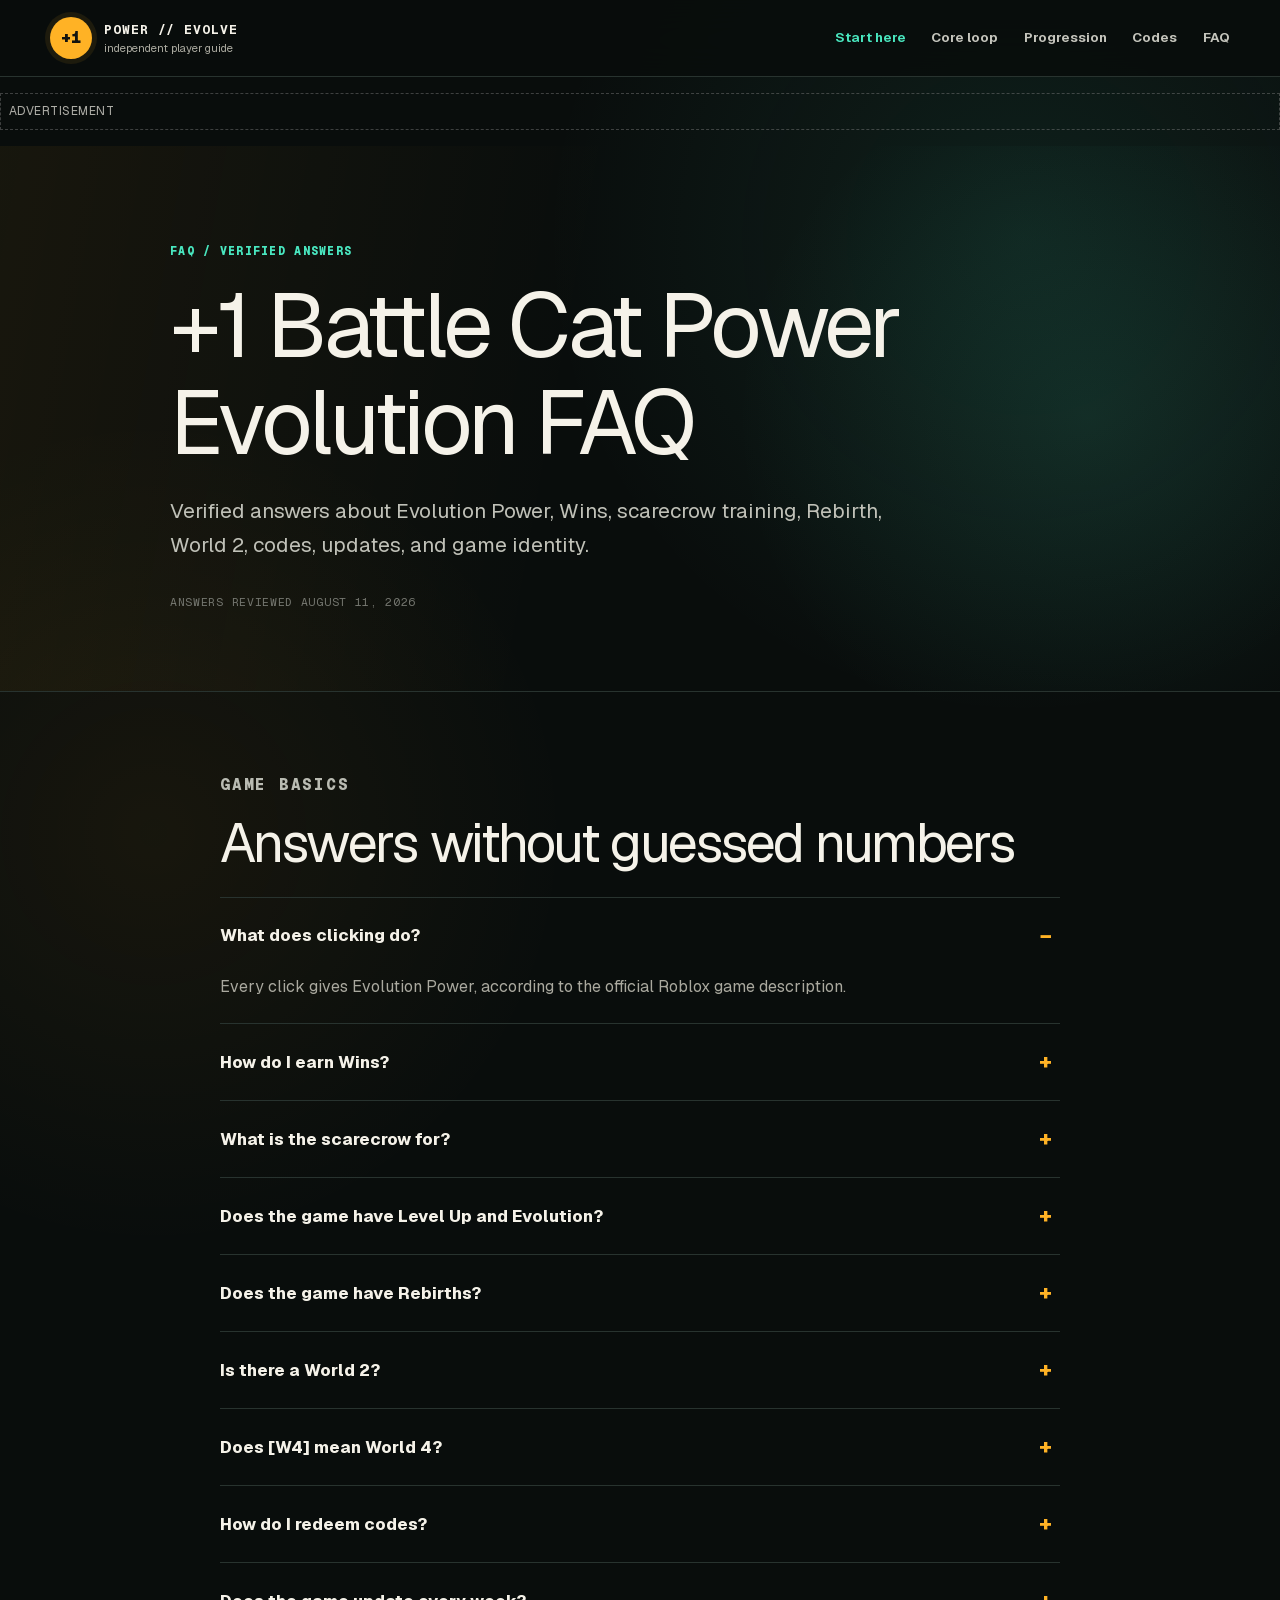
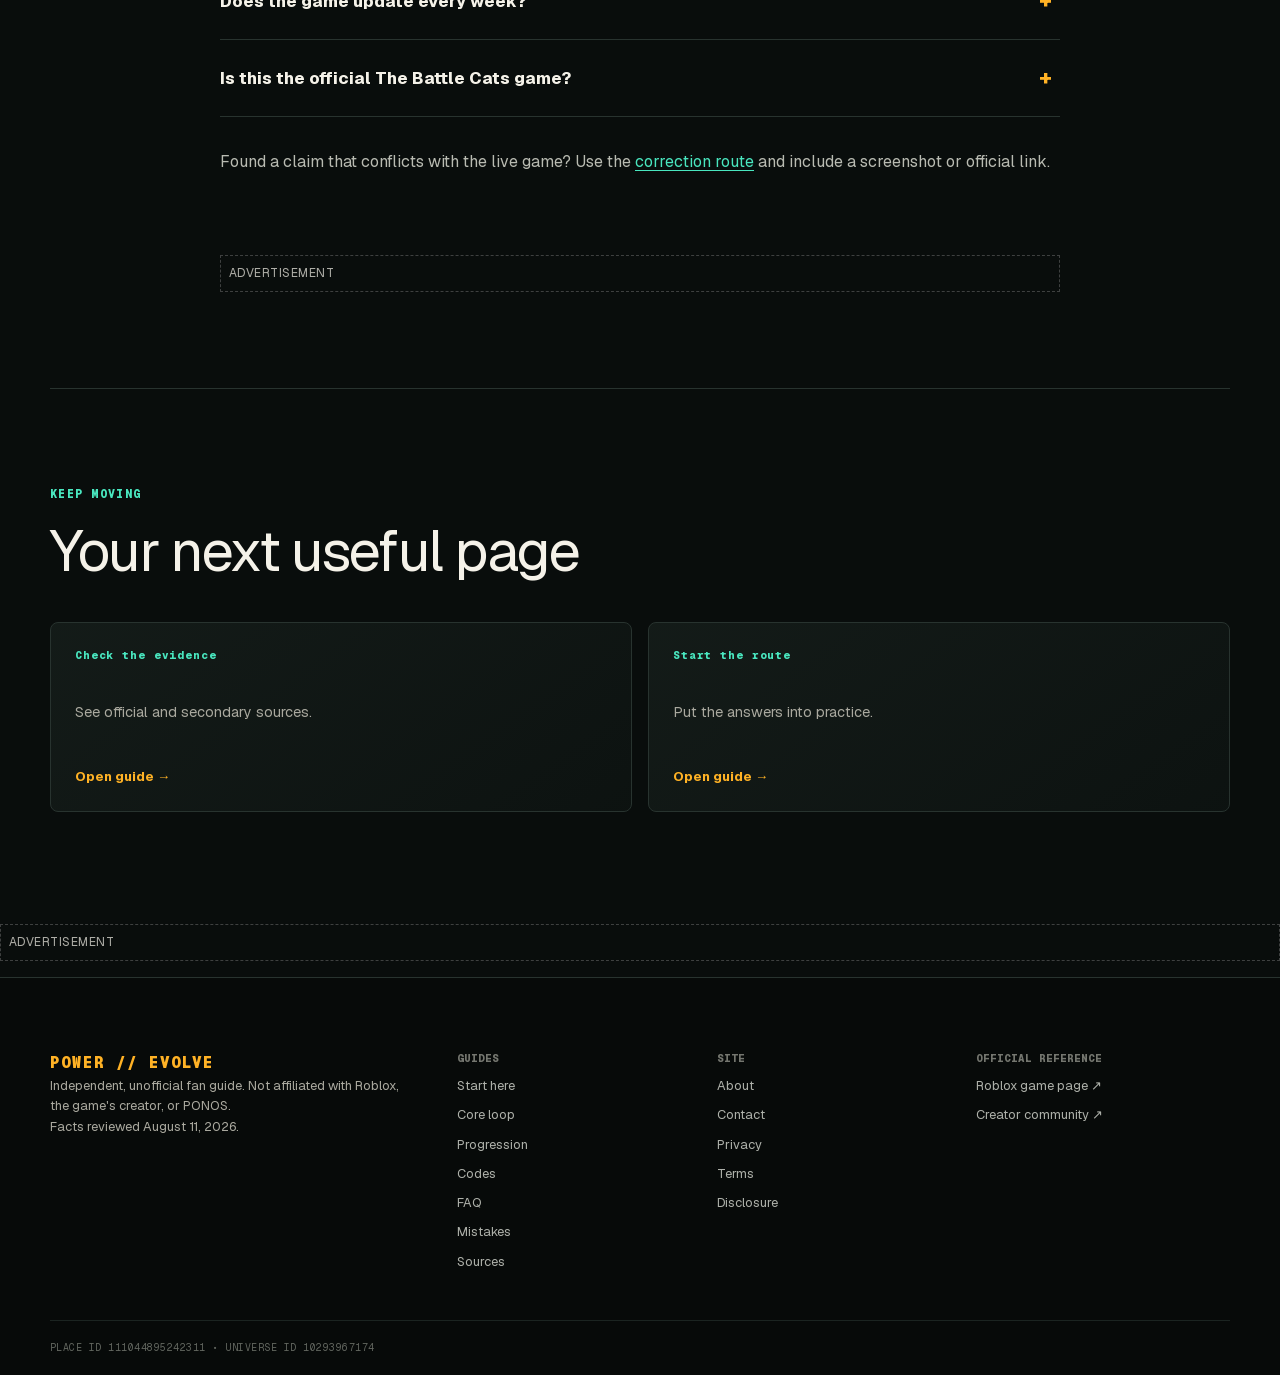
<file: faq/index.html>
<!DOCTYPE html><html lang="en"><head><meta charSet="utf-8"/><meta name="viewport" content="width=device-width, initial-scale=1"/><link rel="preload" href="/_next/static/media/797e433ab948586e-s.p.08e28id.o-okb.woff2" as="font" crossorigin="" type="font/woff2"/><link rel="preload" href="/_next/static/media/caa3a2e1cccd8315-s.p.09~u27dqhyhd6.woff2" as="font" crossorigin="" type="font/woff2"/><link rel="stylesheet" href="/_next/static/chunks/0t9qf1xxase9-.css" data-precedence="next"/><link rel="preload" as="script" fetchPriority="low" href="/_next/static/chunks/03xkck38_lpe..js"/><script src="/_next/static/chunks/07mk7.42u8w1s.js" async=""></script><script src="/_next/static/chunks/0.-t9l4~u11m_.js" async=""></script><script src="/_next/static/chunks/0wv_ut0x0s5ee.js" async=""></script><script src="/_next/static/chunks/turbopack-0l.7kyyd7jhz1.js" async=""></script><script src="/_next/static/chunks/0hd._cu5gy6cg.js" async=""></script><script src="/_next/static/chunks/0~bt8~2u--09_.js" async=""></script><meta name="next-size-adjust" content=""/><title>+1 Battle Cat Power Evolution FAQ | Battle Cat Power Wiki</title><meta name="description" content="Verified answers about Evolution Power, Wins, scarecrow training, Rebirth, World 2, codes, updates, and game identity."/><meta name="application-name" content="Battle Cat Power Wiki"/><link rel="manifest" href="/manifest.webmanifest"/><link rel="canonical" href="https://plus1battlecatpowerevolution.wiki/faq/"/><meta property="og:title" content="+1 Battle Cat Power Evolution FAQ"/><meta property="og:description" content="Verified answers about Evolution Power, Wins, scarecrow training, Rebirth, World 2, codes, updates, and game identity."/><meta property="og:url" content="https://plus1battlecatpowerevolution.wiki/faq/"/><meta property="og:site_name" content="+1 Battle Cat Power Evolution Wiki"/><meta property="og:image" content="https://plus1battlecatpowerevolution.wiki/og.png"/><meta property="og:image:width" content="1731"/><meta property="og:image:height" content="909"/><meta property="og:image:alt" content="+1 Battle Cat Power Evolution beginner guide"/><meta property="og:type" content="article"/><meta name="twitter:card" content="summary_large_image"/><meta name="twitter:title" content="+1 Battle Cat Power Evolution FAQ"/><meta name="twitter:description" content="Verified answers about Evolution Power, Wins, scarecrow training, Rebirth, World 2, codes, updates, and game identity."/><meta name="twitter:image" content="https://plus1battlecatpowerevolution.wiki/og.png"/><link rel="shortcut icon" href="/images/battle-cat-icon.png"/><link rel="icon" href="/images/battle-cat-icon.png"/><link rel="apple-touch-icon" href="/icon-192.png"/><script src="/_next/static/chunks/03~yq9q893hmn.js" noModule=""></script><style id="adsterra-placement-css">.ad-placement{margin:1rem 0;padding:.5rem;border:1px dashed rgba(127,127,127,.45)}.ad-label{display:block;font-size:.75rem;letter-spacing:.04em;text-transform:uppercase;opacity:.7}</style>
</head><body class="geist_a71539c9-module__T19VSG__variable geist_mono_8d43a2aa-module__8Li5zG__variable"><div hidden=""><!--$--><!--/$--></div><a class="skip-link" href="#main-content">Skip to main content</a><header class="site-header"><div class="header-inner"><a class="brand" aria-label="Battle Cat Power Wiki home" href="/"><span class="brand-mark" aria-hidden="true">+1</span><span class="brand-copy"><strong>POWER // EVOLVE</strong><small>independent player guide</small></span></a><nav class="desktop-nav" aria-label="Primary navigation"><div class=""><a href="/beginner-guide/">Start here</a><a href="/gameplay-loop/">Core loop</a><a href="/progression/">Progression</a><a href="/codes/">Codes</a><a href="/faq/">FAQ</a></div></nav><details class="mobile-menu"><summary>Menu</summary><nav aria-label="Mobile navigation"><div class="mobile-links"><a href="/beginner-guide/">Start here</a><a href="/gameplay-loop/">Core loop</a><a href="/progression/">Progression</a><a href="/codes/">Codes</a><a href="/faq/">FAQ</a></div><a href="/mistakes/">Mistakes</a><a href="/sources/">Sources</a></nav></details></div></header><div id="main-content" tabindex="-1"><main><script type="application/ld+json">{"@context":"https://schema.org","@type":"Article","headline":"+1 Battle Cat Power Evolution FAQ","description":"Verified answers about Evolution Power, Wins, scarecrow training, Rebirth, World 2, codes, updates, and game identity.","mainEntityOfPage":"https://plus1battlecatpowerevolution.wiki/faq","author":{"@type":"Organization","name":"+1 Battle Cat Power Evolution Wiki"},"publisher":{"@type":"Organization","name":"+1 Battle Cat Power Evolution Wiki"}}</script><header class="guide-hero"><div class="guide-hero-inner"><p class="eyebrow">FAQ / verified answers</p><h1>+1 Battle Cat Power Evolution FAQ</h1><p class="guide-lede">Verified answers about Evolution Power, Wins, scarecrow training, Rebirth, World 2, codes, updates, and game identity.</p><p class="reading-time">Answers reviewed August 11, 2026</p></div></header><article class="article-shell"><script type="application/ld+json">{"@context":"https://schema.org","@type":"FAQPage","mainEntity":[{"@type":"Question","name":"What does clicking do?","acceptedAnswer":{"@type":"Answer","text":"Every click gives Evolution Power, according to the official Roblox game description."}},{"@type":"Question","name":"How do I earn Wins?","acceptedAnswer":{"@type":"Answer","text":"Defeat enemies. The official description directly identifies Wins as the reward for enemy victories."}},{"@type":"Question","name":"What is the scarecrow for?","acceptedAnswer":{"@type":"Answer","text":"The developer describes the scarecrow as a training target. Public sources do not confirm its exact reward formula."}},{"@type":"Question","name":"Does the game have Level Up and Evolution?","acceptedAnswer":{"@type":"Answer","text":"Yes. The developer lists both systems. Current costs, effects, and forms should be checked in the live game."}},{"@type":"Question","name":"Does the game have Rebirths?","acceptedAnswer":{"@type":"Answer","text":"Yes. Rebirth is listed by the developer, but exact reset rules, requirements, and multipliers are not publicly documented."}},{"@type":"Question","name":"Is there a World 2?","acceptedAnswer":{"@type":"Answer","text":"Yes. Roblox has an enabled badge named Reached world 2! The exact World 2 unlock requirement still needs to be read in-game."}},{"@type":"Question","name":"Does [W4] mean World 4?","acceptedAnswer":{"@type":"Answer","text":"No verified source supports that reading. [W4] is treated as an update label; this guide only confirms World 2."}},{"@type":"Question","name":"How do I redeem codes?","acceptedAnswer":{"@type":"Answer","text":"Open Shop, scroll to the code section at the bottom, enter the code exactly, then press Verify or Redeem. Two independent guide sources agree on this route."}},{"@type":"Question","name":"Does the game update every week?","acceptedAnswer":{"@type":"Answer","text":"The developer description says everyweek update, but schedules can change. Treat it as the developer's stated plan, not a guarantee."}},{"@type":"Question","name":"Is this the official The Battle Cats game?","acceptedAnswer":{"@type":"Answer","text":"No affiliation with PONOS could be verified. This Roblox experience is published under the community name +1 Battle cat, and this website is an independent fan guide."}}]}</script><section><p class="eyebrow">Game basics</p><h2>Answers without guessed numbers</h2><div class="faq-list"><details open=""><summary>What does clicking do?</summary><p>Every click gives Evolution Power, according to the official Roblox game description.</p></details><details><summary>How do I earn Wins?</summary><p>Defeat enemies. The official description directly identifies Wins as the reward for enemy victories.</p></details><details><summary>What is the scarecrow for?</summary><p>The developer describes the scarecrow as a training target. Public sources do not confirm its exact reward formula.</p></details><details><summary>Does the game have Level Up and Evolution?</summary><p>Yes. The developer lists both systems. Current costs, effects, and forms should be checked in the live game.</p></details><details><summary>Does the game have Rebirths?</summary><p>Yes. Rebirth is listed by the developer, but exact reset rules, requirements, and multipliers are not publicly documented.</p></details><details><summary>Is there a World 2?</summary><p>Yes. Roblox has an enabled badge named Reached world 2! The exact World 2 unlock requirement still needs to be read in-game.</p></details><details><summary>Does [W4] mean World 4?</summary><p>No verified source supports that reading. [W4] is treated as an update label; this guide only confirms World 2.</p></details><details><summary>How do I redeem codes?</summary><p>Open Shop, scroll to the code section at the bottom, enter the code exactly, then press Verify or Redeem. Two independent guide sources agree on this route.</p></details><details><summary>Does the game update every week?</summary><p>The developer description says everyweek update, but schedules can change. Treat it as the developer&#x27;s stated plan, not a guarantee.</p></details><details><summary>Is this the official The Battle Cats game?</summary><p>No affiliation with PONOS could be verified. This Roblox experience is published under the community name +1 Battle cat, and this website is an independent fan guide.</p></details></div><p>Found a claim that conflicts with the live game? Use the <a href="/contact/">correction route</a> and include a screenshot or official link.</p></section></article><aside class="next-guides" aria-labelledby="next-guides-title"><div class="section-heading"><p class="eyebrow">Keep moving</p><h2 id="next-guides-title">Your next useful page</h2></div><div class="card-grid"><a class="link-card" href="/sources/"><span>Check the evidence</span><p>See official and secondary sources.</p><strong>Open guide <span aria-hidden="true">→</span></strong></a><a class="link-card" href="/beginner-guide/"><span>Start the route</span><p>Put the answers into practice.</p><strong>Open guide <span aria-hidden="true">→</span></strong></a></div></aside></main><!--$--><!--/$--></div><footer class="site-footer"><div class="footer-grid"><div class="footer-intro"><p class="footer-brand">POWER // EVOLVE</p><p>Independent, unofficial fan guide. Not affiliated with Roblox, the game&#x27;s creator, or PONOS.</p><p class="checked">Facts reviewed <!-- -->August 11, 2026<!-- -->.</p></div><nav aria-label="Guide links"><p class="footer-heading">Guides</p><a href="/beginner-guide/">Start here</a><a href="/gameplay-loop/">Core loop</a><a href="/progression/">Progression</a><a href="/codes/">Codes</a><a href="/faq/">FAQ</a><a href="/mistakes/">Mistakes</a><a href="/sources/">Sources</a></nav><nav aria-label="Site links"><p class="footer-heading">Site</p><a href="/about/">About</a><a href="/contact/">Contact</a><a href="/privacy/">Privacy</a><a href="/terms/">Terms</a><a href="/disclosure/">Disclosure</a></nav><div><p class="footer-heading">Official reference</p><a href="https://www.roblox.com/games/111044895242311/1-Battle-Cat-Power-Evolution" target="_blank" rel="noreferrer">Roblox game page <span aria-hidden="true">↗</span></a><a href="https://www.roblox.com/communities/943021972/1-Battle-cat" target="_blank" rel="noreferrer">Creator community <span aria-hidden="true">↗</span></a></div></div><p class="footer-bottom">Place ID <!-- -->111044895242311<!-- --> <span aria-hidden="true">•</span> Universe ID <!-- -->10293967174</p></footer><script src="/_next/static/chunks/03xkck38_lpe..js" id="_R_" async=""></script><script>(self.__next_f=self.__next_f||[]).push([0])</script><script>self.__next_f.push([1,"1:\"$Sreact.fragment\"\n2:I[77263,[\"/_next/static/chunks/0hd._cu5gy6cg.js\",\"/_next/static/chunks/0~bt8~2u--09_.js\"],\"\"]\n3:I[3965,[\"/_next/static/chunks/0hd._cu5gy6cg.js\",\"/_next/static/chunks/0~bt8~2u--09_.js\"],\"default\"]\n4:I[34214,[\"/_next/static/chunks/0hd._cu5gy6cg.js\",\"/_next/static/chunks/0~bt8~2u--09_.js\"],\"default\"]\nc:I[68066,[\"/_next/static/chunks/0hd._cu5gy6cg.js\",\"/_next/static/chunks/0~bt8~2u--09_.js\"],\"default\",1]\n:HL[\"/_next/static/chunks/0t9qf1xxase9-.css\",\"style\"]\n:HL[\"/_next/static/media/797e433ab948586e-s.p.08e28id.o-okb.woff2\",\"font\",{\"crossOrigin\":\"\",\"type\":\"font/woff2\"}]\n:HL[\"/_next/static/media/caa3a2e1cccd8315-s.p.09~u27dqhyhd6.woff2\",\"font\",{\"crossOrigin\":\"\",\"type\":\"font/woff2\"}]\n"])</script><script>self.__next_f.push([1,"0:{\"P\":null,\"c\":[\"\",\"faq\",\"\"],\"q\":\"\",\"i\":false,\"f\":[[[\"\",{\"children\":[\"faq\",{\"children\":[\"__PAGE__\",{}]}]},\"$undefined\",\"$undefined\",16],[[\"$\",\"$1\",\"c\",{\"children\":[[[\"$\",\"link\",\"0\",{\"rel\":\"stylesheet\",\"href\":\"/_next/static/chunks/0t9qf1xxase9-.css\",\"precedence\":\"next\",\"crossOrigin\":\"$undefined\",\"nonce\":\"$undefined\"}],[\"$\",\"script\",\"script-0\",{\"src\":\"/_next/static/chunks/0hd._cu5gy6cg.js\",\"async\":true,\"nonce\":\"$undefined\"}],[\"$\",\"script\",\"script-1\",{\"src\":\"/_next/static/chunks/0~bt8~2u--09_.js\",\"async\":true,\"nonce\":\"$undefined\"}]],[\"$\",\"html\",null,{\"lang\":\"en\",\"children\":[\"$\",\"body\",null,{\"className\":\"geist_a71539c9-module__T19VSG__variable geist_mono_8d43a2aa-module__8Li5zG__variable\",\"children\":[[\"$\",\"a\",null,{\"className\":\"skip-link\",\"href\":\"#main-content\",\"children\":\"Skip to main content\"}],[\"$\",\"header\",null,{\"className\":\"site-header\",\"children\":[\"$\",\"div\",null,{\"className\":\"header-inner\",\"children\":[[\"$\",\"$L2\",null,{\"className\":\"brand\",\"href\":\"/\",\"aria-label\":\"Battle Cat Power Wiki home\",\"children\":[[\"$\",\"span\",null,{\"className\":\"brand-mark\",\"aria-hidden\":\"true\",\"children\":\"+1\"}],[\"$\",\"span\",null,{\"className\":\"brand-copy\",\"children\":[[\"$\",\"strong\",null,{\"children\":\"POWER // EVOLVE\"}],[\"$\",\"small\",null,{\"children\":\"independent player guide\"}]]}]]}],[\"$\",\"nav\",null,{\"className\":\"desktop-nav\",\"aria-label\":\"Primary navigation\",\"children\":[\"$\",\"div\",null,{\"className\":\"\",\"children\":[[\"$\",\"$L2\",\"/beginner-guide\",{\"href\":\"/beginner-guide\",\"children\":\"Start here\"}],[\"$\",\"$L2\",\"/gameplay-loop\",{\"href\":\"/gameplay-loop\",\"children\":\"Core loop\"}],[\"$\",\"$L2\",\"/progression\",{\"href\":\"/progression\",\"children\":\"Progression\"}],[\"$\",\"$L2\",\"/codes\",{\"href\":\"/codes\",\"children\":\"Codes\"}],[\"$\",\"$L2\",\"/faq\",{\"href\":\"/faq\",\"children\":\"FAQ\"}]]}]}],[\"$\",\"details\",null,{\"className\":\"mobile-menu\",\"children\":[[\"$\",\"summary\",null,{\"children\":\"Menu\"}],[\"$\",\"nav\",null,{\"aria-label\":\"Mobile navigation\",\"children\":[[\"$\",\"div\",null,{\"className\":\"mobile-links\",\"children\":[[\"$\",\"$L2\",\"/beginner-guide\",{\"href\":\"/beginner-guide\",\"children\":\"Start here\"}],[\"$\",\"$L2\",\"/gameplay-loop\",{\"href\":\"/gameplay-loop\",\"children\":\"Core loop\"}],[\"$\",\"$L2\",\"/progression\",{\"href\":\"/progression\",\"children\":\"Progression\"}],[\"$\",\"$L2\",\"/codes\",{\"href\":\"/codes\",\"children\":\"Codes\"}],[\"$\",\"$L2\",\"/faq\",{\"href\":\"/faq\",\"children\":\"FAQ\"}]]}],[\"$\",\"$L2\",null,{\"href\":\"/mistakes\",\"children\":\"Mistakes\"}],[\"$\",\"$L2\",null,{\"href\":\"/sources\",\"children\":\"Sources\"}]]}]]}]]}]}],[\"$\",\"div\",null,{\"id\":\"main-content\",\"tabIndex\":-1,\"children\":[\"$\",\"$L3\",null,{\"parallelRouterKey\":\"children\",\"error\":\"$undefined\",\"errorStyles\":\"$undefined\",\"errorScripts\":\"$undefined\",\"template\":[\"$\",\"$L4\",null,{}],\"templateStyles\":\"$undefined\",\"templateScripts\":\"$undefined\",\"notFound\":[[\"$\",\"main\",null,{\"className\":\"not-found\",\"children\":[\"$\",\"div\",null,{\"className\":\"not-found-inner\",\"children\":[[\"$\",\"p\",null,{\"className\":\"not-found-code\",\"children\":\"404\"}],[\"$\",\"h1\",null,{\"children\":\"This route lost the loop.\"}],[\"$\",\"p\",null,{\"children\":\"The page may have moved. Rejoin the verified beginner route and keep progressing.\"}],[\"$\",\"$L2\",null,{\"className\":\"button button-primary\",\"href\":\"/beginner-guide\",\"children\":\"Open the beginner guide →\"}]]}]}],[]],\"forbidden\":\"$undefined\",\"unauthorized\":\"$undefined\"}]}],[\"$\",\"footer\",null,{\"className\":\"site-footer\",\"children\":[[\"$\",\"div\",null,{\"className\":\"footer-grid\",\"children\":[[\"$\",\"div\",null,{\"className\":\"footer-intro\",\"children\":[[\"$\",\"p\",null,{\"className\":\"footer-brand\",\"children\":\"POWER // EVOLVE\"}],[\"$\",\"p\",null,{\"children\":\"Independent, unofficial fan guide. Not affiliated with Roblox, the game's creator, or PONOS.\"}],[\"$\",\"p\",null,{\"className\":\"checked\",\"children\":[\"Facts reviewed \",\"August 11, 2026\",\".\"]}]]}],[\"$\",\"nav\",null,{\"aria-label\":\"Guide links\",\"children\":[[\"$\",\"p\",null,{\"className\":\"footer-heading\",\"children\":\"Guides\"}],[[\"$\",\"$L2\",\"/beginner-guide\",{\"href\":\"/beginner-guide\",\"children\":\"Start here\"}],[\"$\",\"$L2\",\"/gameplay-loop\",{\"href\":\"/gameplay-loop\",\"children\":\"Core loop\"}],[\"$\",\"$L2\",\"/progression\",{\"href\":\"/progression\",\"children\":\"Progression\"}],[\"$\",\"$L2\",\"/codes\",{\"href\":\"/codes\",\"children\":\"Codes\"}],[\"$\",\"$L2\",\"/faq\",{\"href\":\"/faq\",\"children\":\"FAQ\"}],[\"$\",\"$L2\",\"/mistakes\",{\"href\":\"/mistakes\",\"children\":\"Mistakes\"}],[\"$\",\"$L2\",\"/sources\",{\"href\":\"/sources\",\"children\":\"Sources\"}]]]}],[\"$\",\"nav\",null,{\"aria-label\":\"Site links\",\"children\":[[\"$\",\"p\",null,{\"className\":\"footer-heading\",\"children\":\"Site\"}],[[\"$\",\"$L2\",\"/about\",{\"href\":\"/about\",\"children\":\"About\"}],[\"$\",\"$L2\",\"/contact\",{\"href\":\"/contact\",\"children\":\"Contact\"}],[\"$\",\"$L2\",\"/privacy\",{\"href\":\"/privacy\",\"children\":\"Privacy\"}],[\"$\",\"$L2\",\"/terms\",{\"href\":\"/terms\",\"children\":\"Terms\"}],[\"$\",\"$L2\",\"/disclosure\",{\"href\":\"/disclosure\",\"children\":\"Disclosure\"}]]]}],[\"$\",\"div\",null,{\"children\":[[\"$\",\"p\",null,{\"className\":\"footer-heading\",\"children\":\"Official reference\"}],[\"$\",\"a\",null,{\"href\":\"https://www.roblox.com/games/111044895242311/1-Battle-Cat-Power-Evolution\",\"target\":\"_blank\",\"rel\":\"noreferrer\",\"children\":[\"Roblox game page \",\"$L5\"]}],\"$L6\"]}]]}],\"$L7\"]}]]}]}]]}],{\"children\":[\"$L8\",{\"children\":[\"$L9\",{},null,false,null]},null,false,\"$@a\"]},null,false,null],\"$Lb\",false]],\"m\":\"$undefined\",\"G\":[\"$c\",[\"$Ld\"]],\"S\":true,\"h\":null,\"s\":\"$undefined\",\"l\":\"$undefined\",\"p\":\"$undefined\",\"d\":\"$undefined\",\"b\":\"l3Jk9w14Cx00iwnd-M60k\"}\n"])</script><script>self.__next_f.push([1,"13:I[53125,[\"/_next/static/chunks/0hd._cu5gy6cg.js\",\"/_next/static/chunks/0~bt8~2u--09_.js\"],\"ViewportBoundary\"]\n15:I[53125,[\"/_next/static/chunks/0hd._cu5gy6cg.js\",\"/_next/static/chunks/0~bt8~2u--09_.js\"],\"MetadataBoundary\"]\n16:\"$Sreact.suspense\"\n5:[\"$\",\"span\",null,{\"aria-hidden\":\"true\",\"children\":\"↗\"}]\n6:[\"$\",\"a\",null,{\"href\":\"https://www.roblox.com/communities/943021972/1-Battle-cat\",\"target\":\"_blank\",\"rel\":\"noreferrer\",\"children\":[\"Creator community \",[\"$\",\"span\",null,{\"aria-hidden\":\"true\",\"children\":\"↗\"}]]}]\n7:[\"$\",\"p\",null,{\"className\":\"footer-bottom\",\"children\":[\"Place ID \",\"111044895242311\",\" \",[\"$\",\"span\",null,{\"aria-hidden\":\"true\",\"children\":\"•\"}],\" Universe ID \",\"10293967174\"]}]\n8:[\"$\",\"$1\",\"c\",{\"children\":[null,[\"$\",\"$L3\",null,{\"parallelRouterKey\":\"children\",\"error\":\"$undefined\",\"errorStyles\":\"$undefined\",\"errorScripts\":\"$undefined\",\"template\":[\"$\",\"$L4\",null,{}],\"templateStyles\":\"$undefined\",\"templateScripts\":\"$undefined\",\"notFound\":\"$undefined\",\"forbidden\":\"$undefined\",\"unauthorized\":\"$undefined\"}]]}]\ne:T91a,"])</script><script>self.__next_f.push([1,"{\"@context\":\"https://schema.org\",\"@type\":\"FAQPage\",\"mainEntity\":[{\"@type\":\"Question\",\"name\":\"What does clicking do?\",\"acceptedAnswer\":{\"@type\":\"Answer\",\"text\":\"Every click gives Evolution Power, according to the official Roblox game description.\"}},{\"@type\":\"Question\",\"name\":\"How do I earn Wins?\",\"acceptedAnswer\":{\"@type\":\"Answer\",\"text\":\"Defeat enemies. The official description directly identifies Wins as the reward for enemy victories.\"}},{\"@type\":\"Question\",\"name\":\"What is the scarecrow for?\",\"acceptedAnswer\":{\"@type\":\"Answer\",\"text\":\"The developer describes the scarecrow as a training target. Public sources do not confirm its exact reward formula.\"}},{\"@type\":\"Question\",\"name\":\"Does the game have Level Up and Evolution?\",\"acceptedAnswer\":{\"@type\":\"Answer\",\"text\":\"Yes. The developer lists both systems. Current costs, effects, and forms should be checked in the live game.\"}},{\"@type\":\"Question\",\"name\":\"Does the game have Rebirths?\",\"acceptedAnswer\":{\"@type\":\"Answer\",\"text\":\"Yes. Rebirth is listed by the developer, but exact reset rules, requirements, and multipliers are not publicly documented.\"}},{\"@type\":\"Question\",\"name\":\"Is there a World 2?\",\"acceptedAnswer\":{\"@type\":\"Answer\",\"text\":\"Yes. Roblox has an enabled badge named Reached world 2! The exact World 2 unlock requirement still needs to be read in-game.\"}},{\"@type\":\"Question\",\"name\":\"Does [W4] mean World 4?\",\"acceptedAnswer\":{\"@type\":\"Answer\",\"text\":\"No verified source supports that reading. [W4] is treated as an update label; this guide only confirms World 2.\"}},{\"@type\":\"Question\",\"name\":\"How do I redeem codes?\",\"acceptedAnswer\":{\"@type\":\"Answer\",\"text\":\"Open Shop, scroll to the code section at the bottom, enter the code exactly, then press Verify or Redeem. Two independent guide sources agree on this route.\"}},{\"@type\":\"Question\",\"name\":\"Does the game update every week?\",\"acceptedAnswer\":{\"@type\":\"Answer\",\"text\":\"The developer description says everyweek update, but schedules can change. Treat it as the developer's stated plan, not a guarantee.\"}},{\"@type\":\"Question\",\"name\":\"Is this the official The Battle Cats game?\",\"acceptedAnswer\":{\"@type\":\"Answer\",\"text\":\"No affiliation with PONOS could be verified. This Roblox experience is published under the community name +1 Battle cat, and this website is an independent fan guide.\"}}]}"])</script><script>self.__next_f.push([1,"9:[\"$\",\"$1\",\"c\",{\"children\":[[\"$\",\"main\",null,{\"children\":[[\"$\",\"script\",null,{\"type\":\"application/ld+json\",\"dangerouslySetInnerHTML\":{\"__html\":\"{\\\"@context\\\":\\\"https://schema.org\\\",\\\"@type\\\":\\\"Article\\\",\\\"headline\\\":\\\"+1 Battle Cat Power Evolution FAQ\\\",\\\"description\\\":\\\"Verified answers about Evolution Power, Wins, scarecrow training, Rebirth, World 2, codes, updates, and game identity.\\\",\\\"mainEntityOfPage\\\":\\\"https://plus1battlecatpowerevolution.wiki/faq\\\",\\\"author\\\":{\\\"@type\\\":\\\"Organization\\\",\\\"name\\\":\\\"+1 Battle Cat Power Evolution Wiki\\\"},\\\"publisher\\\":{\\\"@type\\\":\\\"Organization\\\",\\\"name\\\":\\\"+1 Battle Cat Power Evolution Wiki\\\"}}\"}}],[\"$\",\"header\",null,{\"className\":\"guide-hero\",\"children\":[\"$\",\"div\",null,{\"className\":\"guide-hero-inner\",\"children\":[[\"$\",\"p\",null,{\"className\":\"eyebrow\",\"children\":\"FAQ / verified answers\"}],[\"$\",\"h1\",null,{\"children\":\"+1 Battle Cat Power Evolution FAQ\"}],[\"$\",\"p\",null,{\"className\":\"guide-lede\",\"children\":\"Verified answers about Evolution Power, Wins, scarecrow training, Rebirth, World 2, codes, updates, and game identity.\"}],[\"$\",\"p\",null,{\"className\":\"reading-time\",\"children\":\"Answers reviewed August 11, 2026\"}]]}]}],[\"$\",\"article\",null,{\"className\":\"article-shell\",\"children\":[[\"$\",\"script\",null,{\"type\":\"application/ld+json\",\"dangerouslySetInnerHTML\":{\"__html\":\"$e\"}}],\"$Lf\"]}],\"$L10\"]}],null,\"$L11\"]}]\n12:[]\na:\"$W12\"\nb:[\"$\",\"$1\",\"h\",{\"children\":[null,[\"$\",\"$L13\",null,{\"children\":\"$L14\"}],[\"$\",\"div\",null,{\"hidden\":true,\"children\":[\"$\",\"$L15\",null,{\"children\":[\"$\",\"$16\",null,{\"name\":\"Next.Metadata\",\"children\":\"$L17\"}]}]}],[\"$\",\"meta\",null,{\"name\":\"next-size-adjust\",\"content\":\"\"}]]}]\nd:[\"$\",\"link\",\"0\",{\"rel\":\"stylesheet\",\"href\":\"/_next/static/chunks/0t9qf1xxase9-.css\",\"precedence\":\"next\",\"crossOrigin\":\"$undefined\",\"nonce\":\"$undefined\"}]\n"])</script><script>self.__next_f.push([1,"18:I[53125,[\"/_next/static/chunks/0hd._cu5gy6cg.js\",\"/_next/static/chunks/0~bt8~2u--09_.js\"],\"OutletBoundary\"]\n"])</script><script>self.__next_f.push([1,"f:[\"$\",\"section\",null,{\"children\":[[\"$\",\"p\",null,{\"className\":\"eyebrow\",\"children\":\"Game basics\"}],[\"$\",\"h2\",null,{\"children\":\"Answers without guessed numbers\"}],[\"$\",\"div\",null,{\"className\":\"faq-list\",\"children\":[[\"$\",\"details\",\"What does clicking do?\",{\"open\":true,\"children\":[[\"$\",\"summary\",null,{\"children\":\"What does clicking do?\"}],[\"$\",\"p\",null,{\"children\":\"Every click gives Evolution Power, according to the official Roblox game description.\"}]]}],[\"$\",\"details\",\"How do I earn Wins?\",{\"open\":false,\"children\":[[\"$\",\"summary\",null,{\"children\":\"How do I earn Wins?\"}],[\"$\",\"p\",null,{\"children\":\"Defeat enemies. The official description directly identifies Wins as the reward for enemy victories.\"}]]}],[\"$\",\"details\",\"What is the scarecrow for?\",{\"open\":false,\"children\":[[\"$\",\"summary\",null,{\"children\":\"What is the scarecrow for?\"}],[\"$\",\"p\",null,{\"children\":\"The developer describes the scarecrow as a training target. Public sources do not confirm its exact reward formula.\"}]]}],[\"$\",\"details\",\"Does the game have Level Up and Evolution?\",{\"open\":false,\"children\":[[\"$\",\"summary\",null,{\"children\":\"Does the game have Level Up and Evolution?\"}],[\"$\",\"p\",null,{\"children\":\"Yes. The developer lists both systems. Current costs, effects, and forms should be checked in the live game.\"}]]}],[\"$\",\"details\",\"Does the game have Rebirths?\",{\"open\":false,\"children\":[[\"$\",\"summary\",null,{\"children\":\"Does the game have Rebirths?\"}],[\"$\",\"p\",null,{\"children\":\"Yes. Rebirth is listed by the developer, but exact reset rules, requirements, and multipliers are not publicly documented.\"}]]}],[\"$\",\"details\",\"Is there a World 2?\",{\"open\":false,\"children\":[[\"$\",\"summary\",null,{\"children\":\"Is there a World 2?\"}],[\"$\",\"p\",null,{\"children\":\"Yes. Roblox has an enabled badge named Reached world 2! The exact World 2 unlock requirement still needs to be read in-game.\"}]]}],[\"$\",\"details\",\"Does [W4] mean World 4?\",{\"open\":false,\"children\":[[\"$\",\"summary\",null,{\"children\":\"Does [W4] mean World 4?\"}],[\"$\",\"p\",null,{\"children\":\"No verified source supports that reading. [W4] is treated as an update label; this guide only confirms World 2.\"}]]}],[\"$\",\"details\",\"How do I redeem codes?\",{\"open\":false,\"children\":[[\"$\",\"summary\",null,{\"children\":\"How do I redeem codes?\"}],[\"$\",\"p\",null,{\"children\":\"Open Shop, scroll to the code section at the bottom, enter the code exactly, then press Verify or Redeem. Two independent guide sources agree on this route.\"}]]}],[\"$\",\"details\",\"Does the game update every week?\",{\"open\":false,\"children\":[[\"$\",\"summary\",null,{\"children\":\"Does the game update every week?\"}],[\"$\",\"p\",null,{\"children\":\"The developer description says everyweek update, but schedules can change. Treat it as the developer's stated plan, not a guarantee.\"}]]}],[\"$\",\"details\",\"Is this the official The Battle Cats game?\",{\"open\":false,\"children\":[[\"$\",\"summary\",null,{\"children\":\"Is this the official The Battle Cats game?\"}],[\"$\",\"p\",null,{\"children\":\"No affiliation with PONOS could be verified. This Roblox experience is published under the community name +1 Battle cat, and this website is an independent fan guide.\"}]]}]]}],[\"$\",\"p\",null,{\"children\":[\"Found a claim that conflicts with the live game? Use the \",[\"$\",\"$L2\",null,{\"href\":\"/contact\",\"children\":\"correction route\"}],\" and include a screenshot or official link.\"]}]]}]\n"])</script><script>self.__next_f.push([1,"10:[\"$\",\"aside\",null,{\"className\":\"next-guides\",\"aria-labelledby\":\"next-guides-title\",\"children\":[[\"$\",\"div\",null,{\"className\":\"section-heading\",\"children\":[[\"$\",\"p\",null,{\"className\":\"eyebrow\",\"children\":\"Keep moving\"}],[\"$\",\"h2\",null,{\"id\":\"next-guides-title\",\"children\":\"Your next useful page\"}]]}],[\"$\",\"div\",null,{\"className\":\"card-grid\",\"children\":[[\"$\",\"$L2\",\"/sources\",{\"className\":\"link-card\",\"href\":\"/sources\",\"children\":[[\"$\",\"span\",null,{\"children\":\"Check the evidence\"}],[\"$\",\"p\",null,{\"children\":\"See official and secondary sources.\"}],[\"$\",\"strong\",null,{\"children\":[\"Open guide \",[\"$\",\"span\",null,{\"aria-hidden\":\"true\",\"children\":\"→\"}]]}]]}],[\"$\",\"$L2\",\"/beginner-guide\",{\"className\":\"link-card\",\"href\":\"/beginner-guide\",\"children\":[[\"$\",\"span\",null,{\"children\":\"Start the route\"}],[\"$\",\"p\",null,{\"children\":\"Put the answers into practice.\"}],[\"$\",\"strong\",null,{\"children\":[\"Open guide \",[\"$\",\"span\",null,{\"aria-hidden\":\"true\",\"children\":\"→\"}]]}]]}]]}]]}]\n11:[\"$\",\"$L18\",null,{\"children\":[\"$\",\"$16\",null,{\"name\":\"Next.MetadataOutlet\",\"children\":\"$@19\"}]}]\n"])</script><script>self.__next_f.push([1,"14:[[\"$\",\"meta\",\"0\",{\"charSet\":\"utf-8\"}],[\"$\",\"meta\",\"1\",{\"name\":\"viewport\",\"content\":\"width=device-width, initial-scale=1\"}]]\n"])</script><script>self.__next_f.push([1,"1a:I[19407,[\"/_next/static/chunks/0hd._cu5gy6cg.js\",\"/_next/static/chunks/0~bt8~2u--09_.js\"],\"IconMark\"]\n"])</script><script>self.__next_f.push([1,"17:[[\"$\",\"title\",\"0\",{\"children\":\"+1 Battle Cat Power Evolution FAQ | Battle Cat Power Wiki\"}],[\"$\",\"meta\",\"1\",{\"name\":\"description\",\"content\":\"Verified answers about Evolution Power, Wins, scarecrow training, Rebirth, World 2, codes, updates, and game identity.\"}],[\"$\",\"meta\",\"2\",{\"name\":\"application-name\",\"content\":\"Battle Cat Power Wiki\"}],[\"$\",\"link\",\"3\",{\"rel\":\"manifest\",\"href\":\"/manifest.webmanifest\",\"crossOrigin\":\"$undefined\"}],[\"$\",\"link\",\"4\",{\"rel\":\"canonical\",\"href\":\"https://plus1battlecatpowerevolution.wiki/faq/\"}],[\"$\",\"meta\",\"5\",{\"property\":\"og:title\",\"content\":\"+1 Battle Cat Power Evolution FAQ\"}],[\"$\",\"meta\",\"6\",{\"property\":\"og:description\",\"content\":\"Verified answers about Evolution Power, Wins, scarecrow training, Rebirth, World 2, codes, updates, and game identity.\"}],[\"$\",\"meta\",\"7\",{\"property\":\"og:url\",\"content\":\"https://plus1battlecatpowerevolution.wiki/faq/\"}],[\"$\",\"meta\",\"8\",{\"property\":\"og:site_name\",\"content\":\"+1 Battle Cat Power Evolution Wiki\"}],[\"$\",\"meta\",\"9\",{\"property\":\"og:image\",\"content\":\"https://plus1battlecatpowerevolution.wiki/og.png\"}],[\"$\",\"meta\",\"10\",{\"property\":\"og:image:width\",\"content\":\"1731\"}],[\"$\",\"meta\",\"11\",{\"property\":\"og:image:height\",\"content\":\"909\"}],[\"$\",\"meta\",\"12\",{\"property\":\"og:image:alt\",\"content\":\"+1 Battle Cat Power Evolution beginner guide\"}],[\"$\",\"meta\",\"13\",{\"property\":\"og:type\",\"content\":\"article\"}],[\"$\",\"meta\",\"14\",{\"name\":\"twitter:card\",\"content\":\"summary_large_image\"}],[\"$\",\"meta\",\"15\",{\"name\":\"twitter:title\",\"content\":\"+1 Battle Cat Power Evolution FAQ\"}],[\"$\",\"meta\",\"16\",{\"name\":\"twitter:description\",\"content\":\"Verified answers about Evolution Power, Wins, scarecrow training, Rebirth, World 2, codes, updates, and game identity.\"}],[\"$\",\"meta\",\"17\",{\"name\":\"twitter:image\",\"content\":\"https://plus1battlecatpowerevolution.wiki/og.png\"}],[\"$\",\"link\",\"18\",{\"rel\":\"shortcut icon\",\"href\":\"/images/battle-cat-icon.png\"}],[\"$\",\"link\",\"19\",{\"rel\":\"icon\",\"href\":\"/images/battle-cat-icon.png\"}],[\"$\",\"link\",\"20\",{\"rel\":\"apple-touch-icon\",\"href\":\"/icon-192.png\"}],[\"$\",\"$L1a\",\"21\",{}]]\n"])</script><script>self.__next_f.push([1,"19:null\n"])</script><script type="application/json" id="adsterra-config">{"adNetwork":"adsterra","status":"ready","cleanPage":false,"slots":[{"id":"top","format":"banner","variants":[{"minWidth":768,"width":728,"height":90,"key":"12fd6e3b8329b74a14f57f3df7079998","scriptUrl":"https://bauval.org/22/12fd6e3b8329b74a14f57f3df7079998"},{"minWidth":0,"width":320,"height":50,"key":"ce012612db230b8224fc86d10b969420","scriptUrl":"https://bauval.org/22/ce012612db230b8224fc86d10b969420"}]},{"id":"mid","format":"native","containerId":"container-4c6693a6e841523598ba5d856af47e85","scriptUrl":"https://bauval.org/21/4c6693a6e841523598ba5d856af47e85"},{"id":"bottom","format":"banner","width":300,"height":250,"key":"1484ffa234af0f042ebec8c61cdd346d","scriptUrl":"https://bauval.org/22/1484ffa234af0f042ebec8c61cdd346d"}],"enablePopunder":false,"enableSocialBar":false,"popunderScriptUrl":"","socialBarScriptUrl":""}</script><script src="/adsterra/late.js" defer></script>
</body></html>
</file>
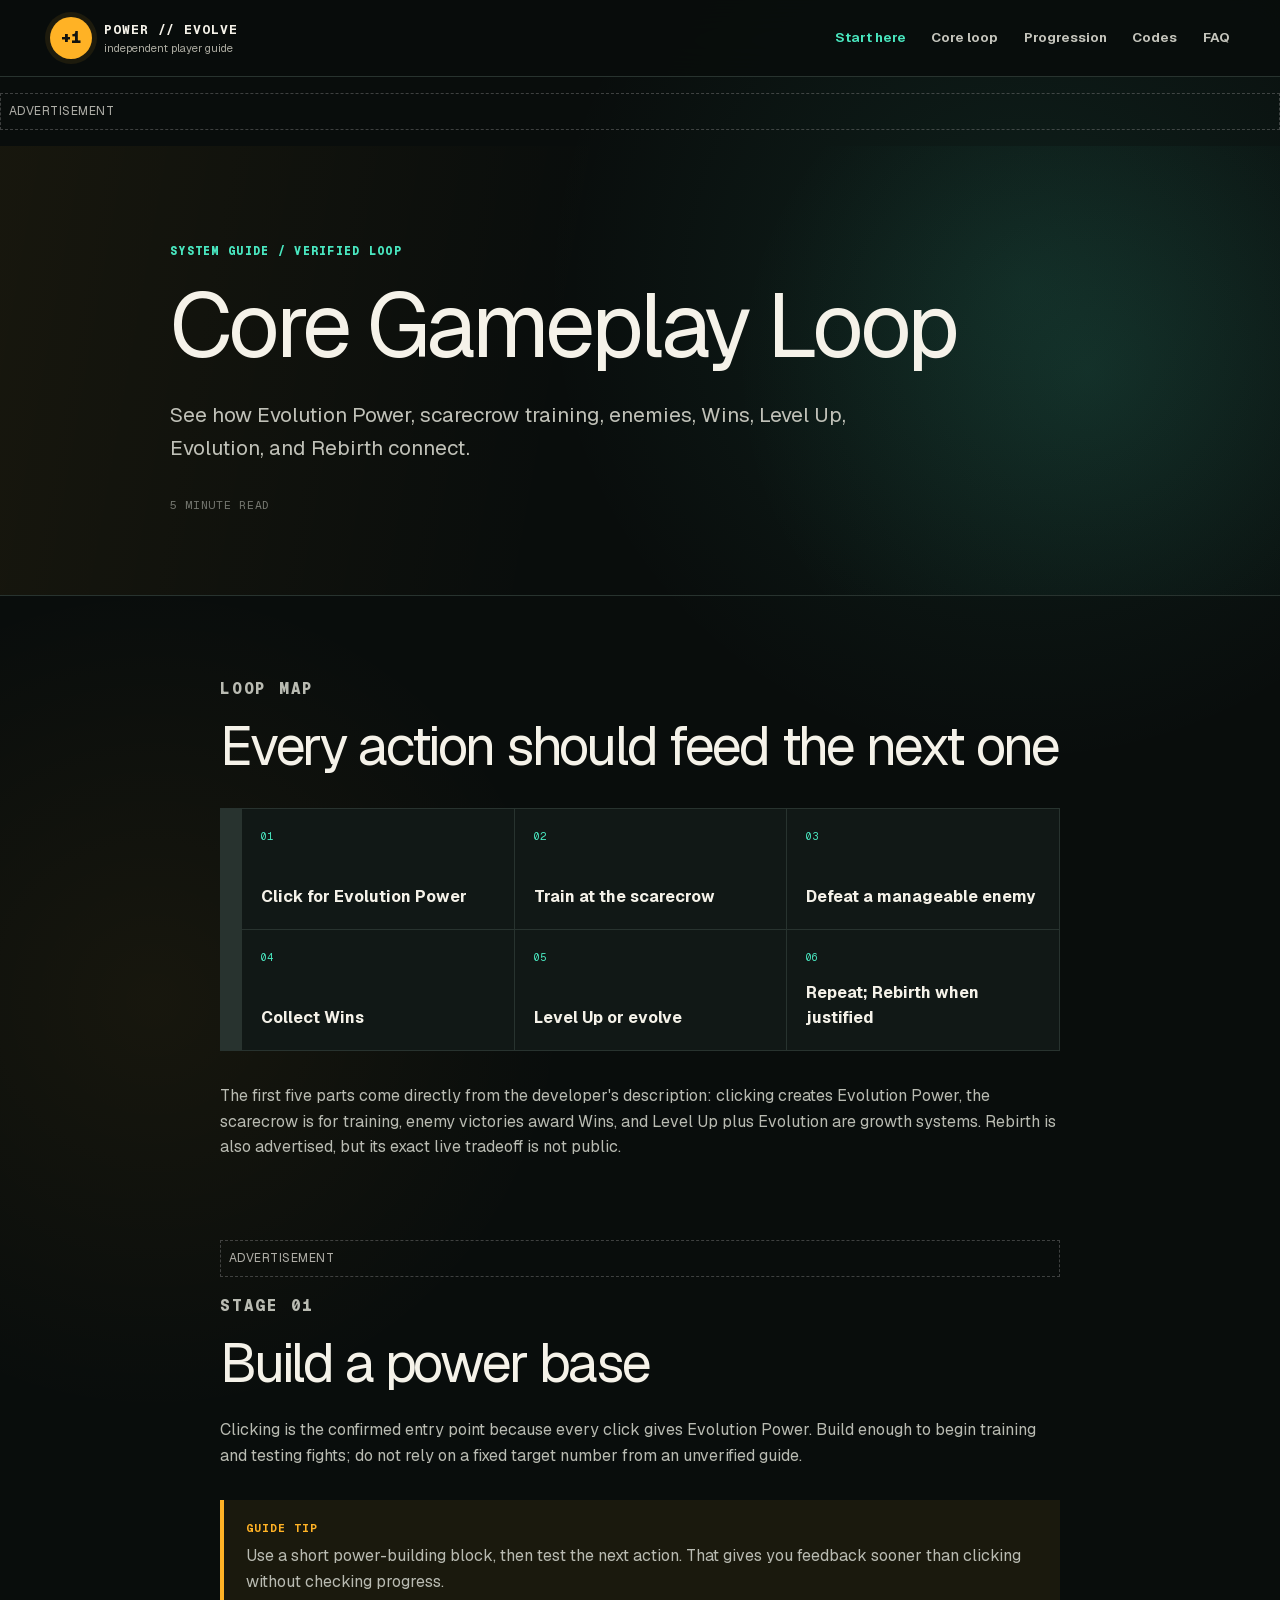
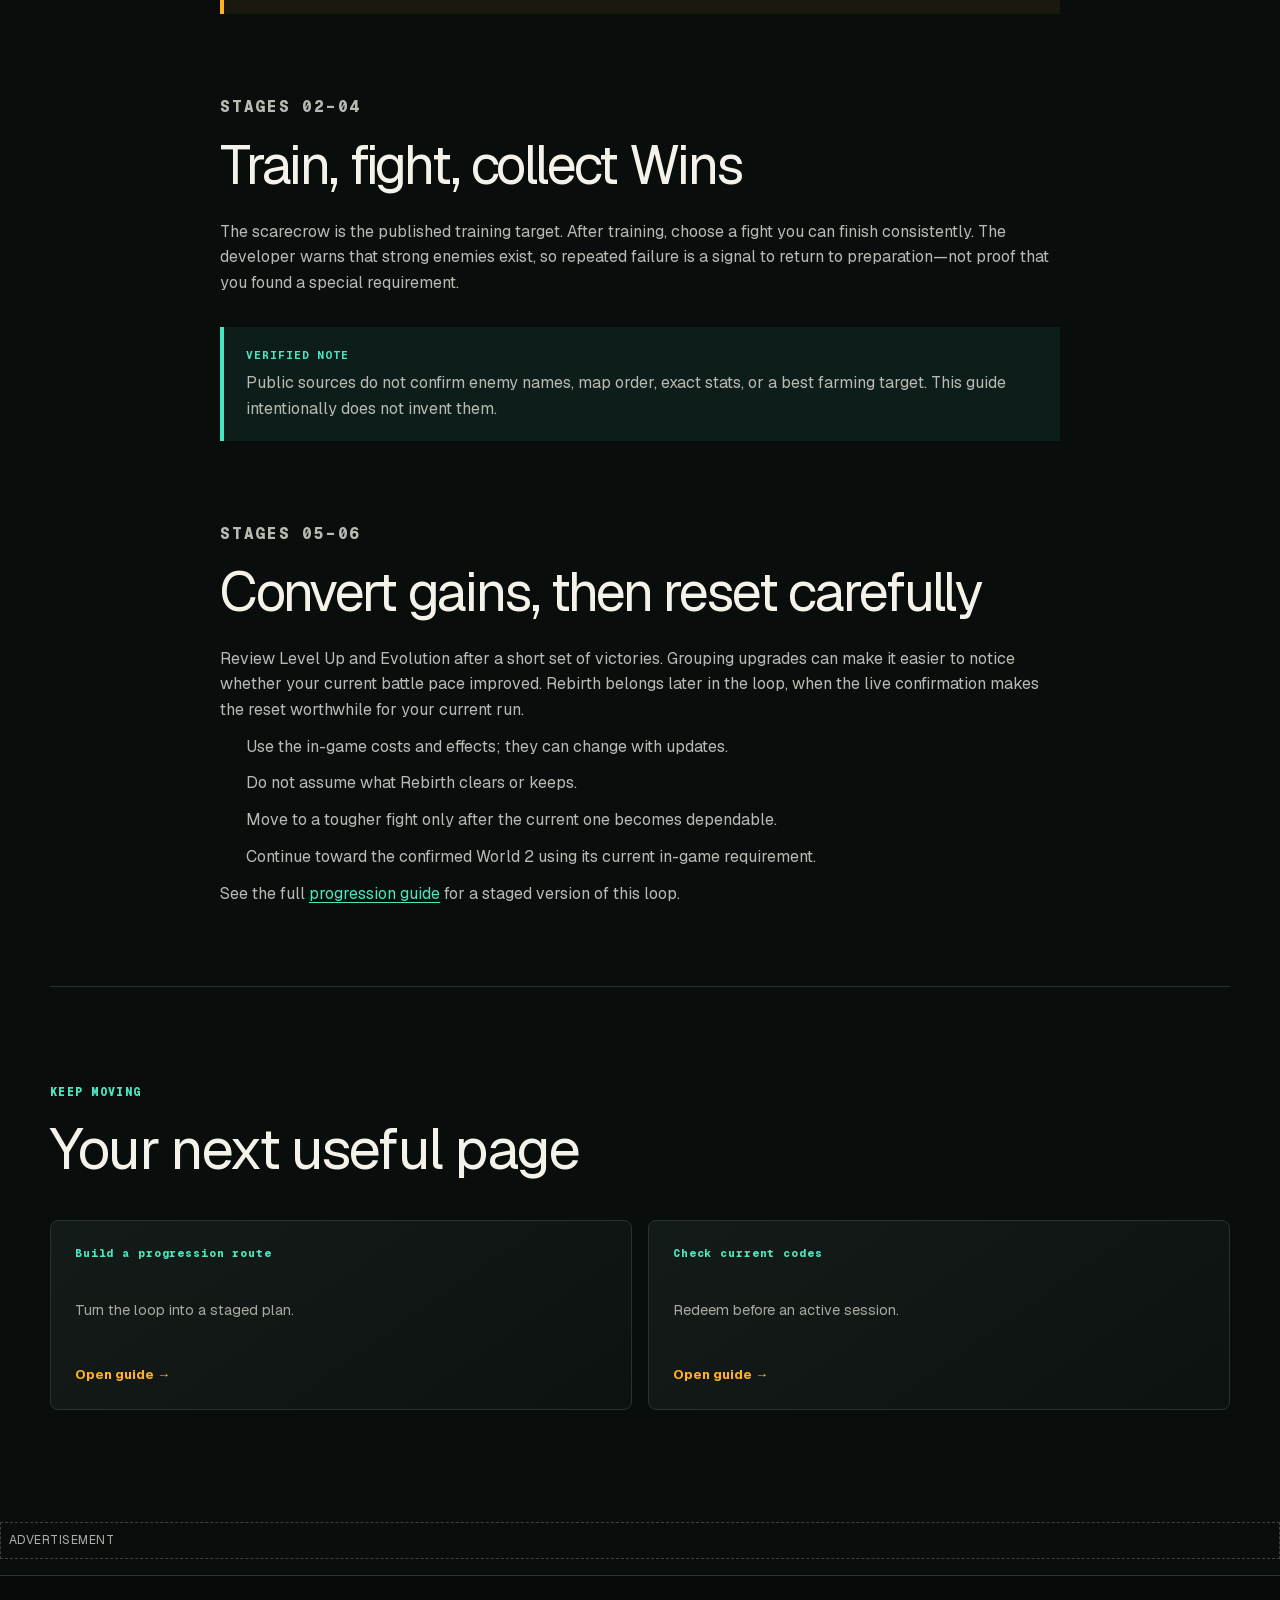
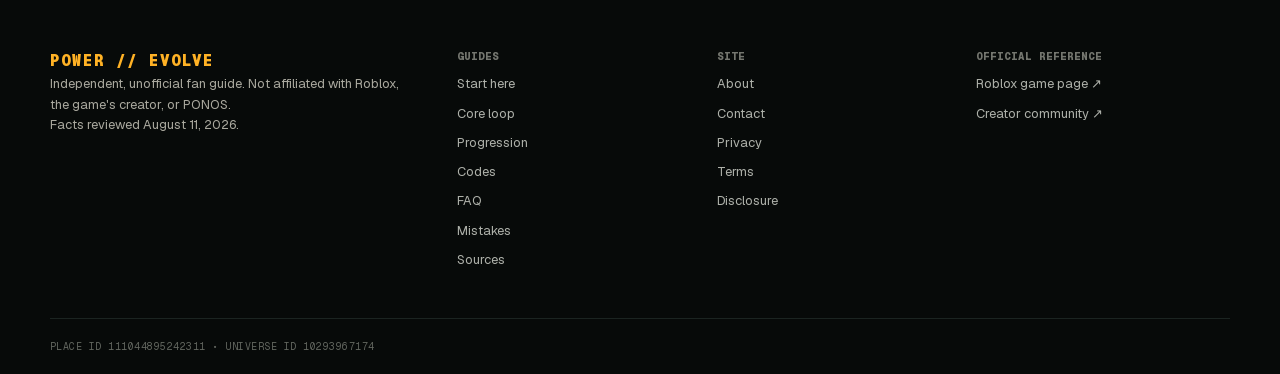
<file: gameplay-loop/index.html>
<!DOCTYPE html><html lang="en"><head><meta charSet="utf-8"/><meta name="viewport" content="width=device-width, initial-scale=1"/><link rel="preload" href="/_next/static/media/797e433ab948586e-s.p.08e28id.o-okb.woff2" as="font" crossorigin="" type="font/woff2"/><link rel="preload" href="/_next/static/media/caa3a2e1cccd8315-s.p.09~u27dqhyhd6.woff2" as="font" crossorigin="" type="font/woff2"/><link rel="stylesheet" href="/_next/static/chunks/0t9qf1xxase9-.css" data-precedence="next"/><link rel="preload" as="script" fetchPriority="low" href="/_next/static/chunks/03xkck38_lpe..js"/><script src="/_next/static/chunks/07mk7.42u8w1s.js" async=""></script><script src="/_next/static/chunks/0.-t9l4~u11m_.js" async=""></script><script src="/_next/static/chunks/0wv_ut0x0s5ee.js" async=""></script><script src="/_next/static/chunks/turbopack-0l.7kyyd7jhz1.js" async=""></script><script src="/_next/static/chunks/0hd._cu5gy6cg.js" async=""></script><script src="/_next/static/chunks/0~bt8~2u--09_.js" async=""></script><meta name="next-size-adjust" content=""/><title>Core Gameplay Loop | Battle Cat Power Wiki</title><meta name="description" content="See how Evolution Power, scarecrow training, enemies, Wins, Level Up, Evolution, and Rebirth connect."/><meta name="application-name" content="Battle Cat Power Wiki"/><link rel="manifest" href="/manifest.webmanifest"/><link rel="canonical" href="https://plus1battlecatpowerevolution.wiki/gameplay-loop/"/><meta property="og:title" content="Core Gameplay Loop"/><meta property="og:description" content="See how Evolution Power, scarecrow training, enemies, Wins, Level Up, Evolution, and Rebirth connect."/><meta property="og:url" content="https://plus1battlecatpowerevolution.wiki/gameplay-loop/"/><meta property="og:site_name" content="+1 Battle Cat Power Evolution Wiki"/><meta property="og:image" content="https://plus1battlecatpowerevolution.wiki/og.png"/><meta property="og:image:width" content="1731"/><meta property="og:image:height" content="909"/><meta property="og:image:alt" content="+1 Battle Cat Power Evolution beginner guide"/><meta property="og:type" content="article"/><meta name="twitter:card" content="summary_large_image"/><meta name="twitter:title" content="Core Gameplay Loop"/><meta name="twitter:description" content="See how Evolution Power, scarecrow training, enemies, Wins, Level Up, Evolution, and Rebirth connect."/><meta name="twitter:image" content="https://plus1battlecatpowerevolution.wiki/og.png"/><link rel="shortcut icon" href="/images/battle-cat-icon.png"/><link rel="icon" href="/images/battle-cat-icon.png"/><link rel="apple-touch-icon" href="/icon-192.png"/><script src="/_next/static/chunks/03~yq9q893hmn.js" noModule=""></script><style id="adsterra-placement-css">.ad-placement{margin:1rem 0;padding:.5rem;border:1px dashed rgba(127,127,127,.45)}.ad-label{display:block;font-size:.75rem;letter-spacing:.04em;text-transform:uppercase;opacity:.7}</style>
</head><body class="geist_a71539c9-module__T19VSG__variable geist_mono_8d43a2aa-module__8Li5zG__variable"><div hidden=""><!--$--><!--/$--></div><a class="skip-link" href="#main-content">Skip to main content</a><header class="site-header"><div class="header-inner"><a class="brand" aria-label="Battle Cat Power Wiki home" href="/"><span class="brand-mark" aria-hidden="true">+1</span><span class="brand-copy"><strong>POWER // EVOLVE</strong><small>independent player guide</small></span></a><nav class="desktop-nav" aria-label="Primary navigation"><div class=""><a href="/beginner-guide/">Start here</a><a href="/gameplay-loop/">Core loop</a><a href="/progression/">Progression</a><a href="/codes/">Codes</a><a href="/faq/">FAQ</a></div></nav><details class="mobile-menu"><summary>Menu</summary><nav aria-label="Mobile navigation"><div class="mobile-links"><a href="/beginner-guide/">Start here</a><a href="/gameplay-loop/">Core loop</a><a href="/progression/">Progression</a><a href="/codes/">Codes</a><a href="/faq/">FAQ</a></div><a href="/mistakes/">Mistakes</a><a href="/sources/">Sources</a></nav></details></div></header><div id="main-content" tabindex="-1"><main><script type="application/ld+json">{"@context":"https://schema.org","@type":"Article","headline":"Core Gameplay Loop","description":"See how Evolution Power, scarecrow training, enemies, Wins, Level Up, Evolution, and Rebirth connect.","mainEntityOfPage":"https://plus1battlecatpowerevolution.wiki/gameplay-loop","author":{"@type":"Organization","name":"+1 Battle Cat Power Evolution Wiki"},"publisher":{"@type":"Organization","name":"+1 Battle Cat Power Evolution Wiki"}}</script><header class="guide-hero"><div class="guide-hero-inner"><p class="eyebrow">System guide / verified loop</p><h1>Core Gameplay Loop</h1><p class="guide-lede">See how Evolution Power, scarecrow training, enemies, Wins, Level Up, Evolution, and Rebirth connect.</p><p class="reading-time">5 minute read</p></div></header><article class="article-shell"><section id="loop-map"><p class="eyebrow">Loop map</p><h2>Every action should feed the next one</h2><ol class="loop-flow"><li><span>01</span><strong>Click for Evolution Power</strong></li><li><span>02</span><strong>Train at the scarecrow</strong></li><li><span>03</span><strong>Defeat a manageable enemy</strong></li><li><span>04</span><strong>Collect Wins</strong></li><li><span>05</span><strong>Level Up or evolve</strong></li><li><span>06</span><strong>Repeat; Rebirth when justified</strong></li></ol><p>The first five parts come directly from the developer&#x27;s description: clicking creates Evolution Power, the scarecrow is for training, enemy victories award Wins, and Level Up plus Evolution are growth systems. Rebirth is also advertised, but its exact live tradeoff is not public.</p></section><section id="power"><p class="eyebrow">Stage 01</p><h2>Build a power base</h2><p>Clicking is the confirmed entry point because every click gives Evolution Power. Build enough to begin training and testing fights; do not rely on a fixed target number from an unverified guide.</p><aside class="tip"><strong>Guide tip</strong><p>Use a short power-building block, then test the next action. That gives you feedback sooner than clicking without checking progress.</p></aside></section><section id="train-fight"><p class="eyebrow">Stages 02–04</p><h2>Train, fight, collect Wins</h2><p>The scarecrow is the published training target. After training, choose a fight you can finish consistently. The developer warns that strong enemies exist, so repeated failure is a signal to return to preparation—not proof that you found a special requirement.</p><aside class="fact-note"><strong>Verified note</strong><p>Public sources do not confirm enemy names, map order, exact stats, or a best farming target. This guide intentionally does not invent them.</p></aside></section><section id="growth"><p class="eyebrow">Stages 05–06</p><h2>Convert gains, then reset carefully</h2><p>Review Level Up and Evolution after a short set of victories. Grouping upgrades can make it easier to notice whether your current battle pace improved. Rebirth belongs later in the loop, when the live confirmation makes the reset worthwhile for your current run.</p><ul><li>Use the in-game costs and effects; they can change with updates.</li><li>Do not assume what Rebirth clears or keeps.</li><li>Move to a tougher fight only after the current one becomes dependable.</li><li>Continue toward the confirmed World 2 using its current in-game requirement.</li></ul><p>See the full <a href="/progression/">progression guide</a> for a staged version of this loop.</p></section></article><aside class="next-guides" aria-labelledby="next-guides-title"><div class="section-heading"><p class="eyebrow">Keep moving</p><h2 id="next-guides-title">Your next useful page</h2></div><div class="card-grid"><a class="link-card" href="/progression/"><span>Build a progression route</span><p>Turn the loop into a staged plan.</p><strong>Open guide <span aria-hidden="true">→</span></strong></a><a class="link-card" href="/codes/"><span>Check current codes</span><p>Redeem before an active session.</p><strong>Open guide <span aria-hidden="true">→</span></strong></a></div></aside></main><!--$--><!--/$--></div><footer class="site-footer"><div class="footer-grid"><div class="footer-intro"><p class="footer-brand">POWER // EVOLVE</p><p>Independent, unofficial fan guide. Not affiliated with Roblox, the game&#x27;s creator, or PONOS.</p><p class="checked">Facts reviewed <!-- -->August 11, 2026<!-- -->.</p></div><nav aria-label="Guide links"><p class="footer-heading">Guides</p><a href="/beginner-guide/">Start here</a><a href="/gameplay-loop/">Core loop</a><a href="/progression/">Progression</a><a href="/codes/">Codes</a><a href="/faq/">FAQ</a><a href="/mistakes/">Mistakes</a><a href="/sources/">Sources</a></nav><nav aria-label="Site links"><p class="footer-heading">Site</p><a href="/about/">About</a><a href="/contact/">Contact</a><a href="/privacy/">Privacy</a><a href="/terms/">Terms</a><a href="/disclosure/">Disclosure</a></nav><div><p class="footer-heading">Official reference</p><a href="https://www.roblox.com/games/111044895242311/1-Battle-Cat-Power-Evolution" target="_blank" rel="noreferrer">Roblox game page <span aria-hidden="true">↗</span></a><a href="https://www.roblox.com/communities/943021972/1-Battle-cat" target="_blank" rel="noreferrer">Creator community <span aria-hidden="true">↗</span></a></div></div><p class="footer-bottom">Place ID <!-- -->111044895242311<!-- --> <span aria-hidden="true">•</span> Universe ID <!-- -->10293967174</p></footer><script src="/_next/static/chunks/03xkck38_lpe..js" id="_R_" async=""></script><script>(self.__next_f=self.__next_f||[]).push([0])</script><script>self.__next_f.push([1,"1:\"$Sreact.fragment\"\n2:I[77263,[\"/_next/static/chunks/0hd._cu5gy6cg.js\",\"/_next/static/chunks/0~bt8~2u--09_.js\"],\"\"]\n3:I[3965,[\"/_next/static/chunks/0hd._cu5gy6cg.js\",\"/_next/static/chunks/0~bt8~2u--09_.js\"],\"default\"]\n4:I[34214,[\"/_next/static/chunks/0hd._cu5gy6cg.js\",\"/_next/static/chunks/0~bt8~2u--09_.js\"],\"default\"]\nc:I[68066,[\"/_next/static/chunks/0hd._cu5gy6cg.js\",\"/_next/static/chunks/0~bt8~2u--09_.js\"],\"default\",1]\n:HL[\"/_next/static/chunks/0t9qf1xxase9-.css\",\"style\"]\n:HL[\"/_next/static/media/797e433ab948586e-s.p.08e28id.o-okb.woff2\",\"font\",{\"crossOrigin\":\"\",\"type\":\"font/woff2\"}]\n:HL[\"/_next/static/media/caa3a2e1cccd8315-s.p.09~u27dqhyhd6.woff2\",\"font\",{\"crossOrigin\":\"\",\"type\":\"font/woff2\"}]\n"])</script><script>self.__next_f.push([1,"0:{\"P\":null,\"c\":[\"\",\"gameplay-loop\",\"\"],\"q\":\"\",\"i\":false,\"f\":[[[\"\",{\"children\":[\"gameplay-loop\",{\"children\":[\"__PAGE__\",{}]}]},\"$undefined\",\"$undefined\",16],[[\"$\",\"$1\",\"c\",{\"children\":[[[\"$\",\"link\",\"0\",{\"rel\":\"stylesheet\",\"href\":\"/_next/static/chunks/0t9qf1xxase9-.css\",\"precedence\":\"next\",\"crossOrigin\":\"$undefined\",\"nonce\":\"$undefined\"}],[\"$\",\"script\",\"script-0\",{\"src\":\"/_next/static/chunks/0hd._cu5gy6cg.js\",\"async\":true,\"nonce\":\"$undefined\"}],[\"$\",\"script\",\"script-1\",{\"src\":\"/_next/static/chunks/0~bt8~2u--09_.js\",\"async\":true,\"nonce\":\"$undefined\"}]],[\"$\",\"html\",null,{\"lang\":\"en\",\"children\":[\"$\",\"body\",null,{\"className\":\"geist_a71539c9-module__T19VSG__variable geist_mono_8d43a2aa-module__8Li5zG__variable\",\"children\":[[\"$\",\"a\",null,{\"className\":\"skip-link\",\"href\":\"#main-content\",\"children\":\"Skip to main content\"}],[\"$\",\"header\",null,{\"className\":\"site-header\",\"children\":[\"$\",\"div\",null,{\"className\":\"header-inner\",\"children\":[[\"$\",\"$L2\",null,{\"className\":\"brand\",\"href\":\"/\",\"aria-label\":\"Battle Cat Power Wiki home\",\"children\":[[\"$\",\"span\",null,{\"className\":\"brand-mark\",\"aria-hidden\":\"true\",\"children\":\"+1\"}],[\"$\",\"span\",null,{\"className\":\"brand-copy\",\"children\":[[\"$\",\"strong\",null,{\"children\":\"POWER // EVOLVE\"}],[\"$\",\"small\",null,{\"children\":\"independent player guide\"}]]}]]}],[\"$\",\"nav\",null,{\"className\":\"desktop-nav\",\"aria-label\":\"Primary navigation\",\"children\":[\"$\",\"div\",null,{\"className\":\"\",\"children\":[[\"$\",\"$L2\",\"/beginner-guide\",{\"href\":\"/beginner-guide\",\"children\":\"Start here\"}],[\"$\",\"$L2\",\"/gameplay-loop\",{\"href\":\"/gameplay-loop\",\"children\":\"Core loop\"}],[\"$\",\"$L2\",\"/progression\",{\"href\":\"/progression\",\"children\":\"Progression\"}],[\"$\",\"$L2\",\"/codes\",{\"href\":\"/codes\",\"children\":\"Codes\"}],[\"$\",\"$L2\",\"/faq\",{\"href\":\"/faq\",\"children\":\"FAQ\"}]]}]}],[\"$\",\"details\",null,{\"className\":\"mobile-menu\",\"children\":[[\"$\",\"summary\",null,{\"children\":\"Menu\"}],[\"$\",\"nav\",null,{\"aria-label\":\"Mobile navigation\",\"children\":[[\"$\",\"div\",null,{\"className\":\"mobile-links\",\"children\":[[\"$\",\"$L2\",\"/beginner-guide\",{\"href\":\"/beginner-guide\",\"children\":\"Start here\"}],[\"$\",\"$L2\",\"/gameplay-loop\",{\"href\":\"/gameplay-loop\",\"children\":\"Core loop\"}],[\"$\",\"$L2\",\"/progression\",{\"href\":\"/progression\",\"children\":\"Progression\"}],[\"$\",\"$L2\",\"/codes\",{\"href\":\"/codes\",\"children\":\"Codes\"}],[\"$\",\"$L2\",\"/faq\",{\"href\":\"/faq\",\"children\":\"FAQ\"}]]}],[\"$\",\"$L2\",null,{\"href\":\"/mistakes\",\"children\":\"Mistakes\"}],[\"$\",\"$L2\",null,{\"href\":\"/sources\",\"children\":\"Sources\"}]]}]]}]]}]}],[\"$\",\"div\",null,{\"id\":\"main-content\",\"tabIndex\":-1,\"children\":[\"$\",\"$L3\",null,{\"parallelRouterKey\":\"children\",\"error\":\"$undefined\",\"errorStyles\":\"$undefined\",\"errorScripts\":\"$undefined\",\"template\":[\"$\",\"$L4\",null,{}],\"templateStyles\":\"$undefined\",\"templateScripts\":\"$undefined\",\"notFound\":[[\"$\",\"main\",null,{\"className\":\"not-found\",\"children\":[\"$\",\"div\",null,{\"className\":\"not-found-inner\",\"children\":[[\"$\",\"p\",null,{\"className\":\"not-found-code\",\"children\":\"404\"}],[\"$\",\"h1\",null,{\"children\":\"This route lost the loop.\"}],[\"$\",\"p\",null,{\"children\":\"The page may have moved. Rejoin the verified beginner route and keep progressing.\"}],[\"$\",\"$L2\",null,{\"className\":\"button button-primary\",\"href\":\"/beginner-guide\",\"children\":\"Open the beginner guide →\"}]]}]}],[]],\"forbidden\":\"$undefined\",\"unauthorized\":\"$undefined\"}]}],[\"$\",\"footer\",null,{\"className\":\"site-footer\",\"children\":[[\"$\",\"div\",null,{\"className\":\"footer-grid\",\"children\":[[\"$\",\"div\",null,{\"className\":\"footer-intro\",\"children\":[[\"$\",\"p\",null,{\"className\":\"footer-brand\",\"children\":\"POWER // EVOLVE\"}],[\"$\",\"p\",null,{\"children\":\"Independent, unofficial fan guide. Not affiliated with Roblox, the game's creator, or PONOS.\"}],[\"$\",\"p\",null,{\"className\":\"checked\",\"children\":[\"Facts reviewed \",\"August 11, 2026\",\".\"]}]]}],[\"$\",\"nav\",null,{\"aria-label\":\"Guide links\",\"children\":[[\"$\",\"p\",null,{\"className\":\"footer-heading\",\"children\":\"Guides\"}],[[\"$\",\"$L2\",\"/beginner-guide\",{\"href\":\"/beginner-guide\",\"children\":\"Start here\"}],[\"$\",\"$L2\",\"/gameplay-loop\",{\"href\":\"/gameplay-loop\",\"children\":\"Core loop\"}],[\"$\",\"$L2\",\"/progression\",{\"href\":\"/progression\",\"children\":\"Progression\"}],[\"$\",\"$L2\",\"/codes\",{\"href\":\"/codes\",\"children\":\"Codes\"}],[\"$\",\"$L2\",\"/faq\",{\"href\":\"/faq\",\"children\":\"FAQ\"}],[\"$\",\"$L2\",\"/mistakes\",{\"href\":\"/mistakes\",\"children\":\"Mistakes\"}],[\"$\",\"$L2\",\"/sources\",{\"href\":\"/sources\",\"children\":\"Sources\"}]]]}],[\"$\",\"nav\",null,{\"aria-label\":\"Site links\",\"children\":[[\"$\",\"p\",null,{\"className\":\"footer-heading\",\"children\":\"Site\"}],[[\"$\",\"$L2\",\"/about\",{\"href\":\"/about\",\"children\":\"About\"}],[\"$\",\"$L2\",\"/contact\",{\"href\":\"/contact\",\"children\":\"Contact\"}],[\"$\",\"$L2\",\"/privacy\",{\"href\":\"/privacy\",\"children\":\"Privacy\"}],[\"$\",\"$L2\",\"/terms\",{\"href\":\"/terms\",\"children\":\"Terms\"}],[\"$\",\"$L2\",\"/disclosure\",{\"href\":\"/disclosure\",\"children\":\"Disclosure\"}]]]}],[\"$\",\"div\",null,{\"children\":[[\"$\",\"p\",null,{\"className\":\"footer-heading\",\"children\":\"Official reference\"}],[\"$\",\"a\",null,{\"href\":\"https://www.roblox.com/games/111044895242311/1-Battle-Cat-Power-Evolution\",\"target\":\"_blank\",\"rel\":\"noreferrer\",\"children\":[\"Roblox game page \",\"$L5\"]}],\"$L6\"]}]]}],\"$L7\"]}]]}]}]]}],{\"children\":[\"$L8\",{\"children\":[\"$L9\",{},null,false,null]},null,false,\"$@a\"]},null,false,null],\"$Lb\",false]],\"m\":\"$undefined\",\"G\":[\"$c\",[\"$Ld\"]],\"S\":true,\"h\":null,\"s\":\"$undefined\",\"l\":\"$undefined\",\"p\":\"$undefined\",\"d\":\"$undefined\",\"b\":\"l3Jk9w14Cx00iwnd-M60k\"}\n"])</script><script>self.__next_f.push([1,"13:I[53125,[\"/_next/static/chunks/0hd._cu5gy6cg.js\",\"/_next/static/chunks/0~bt8~2u--09_.js\"],\"ViewportBoundary\"]\n15:I[53125,[\"/_next/static/chunks/0hd._cu5gy6cg.js\",\"/_next/static/chunks/0~bt8~2u--09_.js\"],\"MetadataBoundary\"]\n16:\"$Sreact.suspense\"\n5:[\"$\",\"span\",null,{\"aria-hidden\":\"true\",\"children\":\"↗\"}]\n6:[\"$\",\"a\",null,{\"href\":\"https://www.roblox.com/communities/943021972/1-Battle-cat\",\"target\":\"_blank\",\"rel\":\"noreferrer\",\"children\":[\"Creator community \",[\"$\",\"span\",null,{\"aria-hidden\":\"true\",\"children\":\"↗\"}]]}]\n7:[\"$\",\"p\",null,{\"className\":\"footer-bottom\",\"children\":[\"Place ID \",\"111044895242311\",\" \",[\"$\",\"span\",null,{\"aria-hidden\":\"true\",\"children\":\"•\"}],\" Universe ID \",\"10293967174\"]}]\n8:[\"$\",\"$1\",\"c\",{\"children\":[null,[\"$\",\"$L3\",null,{\"parallelRouterKey\":\"children\",\"error\":\"$undefined\",\"errorStyles\":\"$undefined\",\"errorScripts\":\"$undefined\",\"template\":[\"$\",\"$L4\",null,{}],\"templateStyles\":\"$undefined\",\"templateScripts\":\"$undefined\",\"notFound\":\"$undefined\",\"forbidden\":\"$undefined\",\"unauthorized\":\"$undefined\"}]]}]\n"])</script><script>self.__next_f.push([1,"9:[\"$\",\"$1\",\"c\",{\"children\":[[\"$\",\"main\",null,{\"children\":[[\"$\",\"script\",null,{\"type\":\"application/ld+json\",\"dangerouslySetInnerHTML\":{\"__html\":\"{\\\"@context\\\":\\\"https://schema.org\\\",\\\"@type\\\":\\\"Article\\\",\\\"headline\\\":\\\"Core Gameplay Loop\\\",\\\"description\\\":\\\"See how Evolution Power, scarecrow training, enemies, Wins, Level Up, Evolution, and Rebirth connect.\\\",\\\"mainEntityOfPage\\\":\\\"https://plus1battlecatpowerevolution.wiki/gameplay-loop\\\",\\\"author\\\":{\\\"@type\\\":\\\"Organization\\\",\\\"name\\\":\\\"+1 Battle Cat Power Evolution Wiki\\\"},\\\"publisher\\\":{\\\"@type\\\":\\\"Organization\\\",\\\"name\\\":\\\"+1 Battle Cat Power Evolution Wiki\\\"}}\"}}],[\"$\",\"header\",null,{\"className\":\"guide-hero\",\"children\":[\"$\",\"div\",null,{\"className\":\"guide-hero-inner\",\"children\":[[\"$\",\"p\",null,{\"className\":\"eyebrow\",\"children\":\"System guide / verified loop\"}],[\"$\",\"h1\",null,{\"children\":\"Core Gameplay Loop\"}],[\"$\",\"p\",null,{\"className\":\"guide-lede\",\"children\":\"See how Evolution Power, scarecrow training, enemies, Wins, Level Up, Evolution, and Rebirth connect.\"}],[\"$\",\"p\",null,{\"className\":\"reading-time\",\"children\":\"5 minute read\"}]]}]}],[\"$\",\"article\",null,{\"className\":\"article-shell\",\"children\":[[\"$\",\"section\",null,{\"id\":\"loop-map\",\"children\":[[\"$\",\"p\",null,{\"className\":\"eyebrow\",\"children\":\"Loop map\"}],[\"$\",\"h2\",null,{\"children\":\"Every action should feed the next one\"}],[\"$\",\"ol\",null,{\"className\":\"loop-flow\",\"children\":[[\"$\",\"li\",\"01\",{\"children\":[[\"$\",\"span\",null,{\"children\":\"01\"}],[\"$\",\"strong\",null,{\"children\":\"Click for Evolution Power\"}]]}],[\"$\",\"li\",\"02\",{\"children\":[[\"$\",\"span\",null,{\"children\":\"02\"}],[\"$\",\"strong\",null,{\"children\":\"Train at the scarecrow\"}]]}],[\"$\",\"li\",\"03\",{\"children\":[[\"$\",\"span\",null,{\"children\":\"03\"}],[\"$\",\"strong\",null,{\"children\":\"Defeat a manageable enemy\"}]]}],[\"$\",\"li\",\"04\",{\"children\":[[\"$\",\"span\",null,{\"children\":\"04\"}],[\"$\",\"strong\",null,{\"children\":\"Collect Wins\"}]]}],[\"$\",\"li\",\"05\",{\"children\":[[\"$\",\"span\",null,{\"children\":\"05\"}],[\"$\",\"strong\",null,{\"children\":\"Level Up or evolve\"}]]}],[\"$\",\"li\",\"06\",{\"children\":[[\"$\",\"span\",null,{\"children\":\"06\"}],[\"$\",\"strong\",null,{\"children\":\"Repeat; Rebirth when justified\"}]]}]]}],[\"$\",\"p\",null,{\"children\":\"The first five parts come directly from the developer's description: clicking creates Evolution Power, the scarecrow is for training, enemy victories award Wins, and Level Up plus Evolution are growth systems. Rebirth is also advertised, but its exact live tradeoff is not public.\"}]]}],[\"$\",\"section\",null,{\"id\":\"power\",\"children\":[[\"$\",\"p\",null,{\"className\":\"eyebrow\",\"children\":\"Stage 01\"}],[\"$\",\"h2\",null,{\"children\":\"Build a power base\"}],[\"$\",\"p\",null,{\"children\":\"Clicking is the confirmed entry point because every click gives Evolution Power. Build enough to begin training and testing fights; do not rely on a fixed target number from an unverified guide.\"}],[\"$\",\"aside\",null,{\"className\":\"tip\",\"children\":[[\"$\",\"strong\",null,{\"children\":\"Guide tip\"}],[\"$\",\"p\",null,{\"children\":\"Use a short power-building block, then test the next action. That gives you feedback sooner than clicking without checking progress.\"}]]}]]}],[\"$\",\"section\",null,{\"id\":\"train-fight\",\"children\":[[\"$\",\"p\",null,{\"className\":\"eyebrow\",\"children\":\"Stages 02–04\"}],[\"$\",\"h2\",null,{\"children\":\"Train, fight, collect Wins\"}],[\"$\",\"p\",null,{\"children\":\"The scarecrow is the published training target. After training, choose a fight you can finish consistently. The developer warns that strong enemies exist, so repeated failure is a signal to return to preparation—not proof that you found a special requirement.\"}],[\"$\",\"aside\",null,{\"className\":\"fact-note\",\"children\":[[\"$\",\"strong\",null,{\"children\":\"Verified note\"}],[\"$\",\"p\",null,{\"children\":\"Public sources do not confirm enemy names, map order, exact stats, or a best farming target. This guide intentionally does not invent them.\"}]]}]]}],[\"$\",\"section\",null,{\"id\":\"growth\",\"children\":[[\"$\",\"p\",null,{\"className\":\"eyebrow\",\"children\":\"Stages 05–06\"}],[\"$\",\"h2\",null,{\"children\":\"Convert gains, then reset carefully\"}],[\"$\",\"p\",null,{\"children\":\"Review Level Up and Evolution after a short set of victories. Grouping upgrades can make it easier to notice whether your current battle pace improved. Rebirth belongs later in the loop, when the live confirmation makes the reset worthwhile for your current run.\"}],\"$Le\",\"$Lf\"]}]]}],\"$L10\"]}],null,\"$L11\"]}]\n"])</script><script>self.__next_f.push([1,"12:[]\na:\"$W12\"\nb:[\"$\",\"$1\",\"h\",{\"children\":[null,[\"$\",\"$L13\",null,{\"children\":\"$L14\"}],[\"$\",\"div\",null,{\"hidden\":true,\"children\":[\"$\",\"$L15\",null,{\"children\":[\"$\",\"$16\",null,{\"name\":\"Next.Metadata\",\"children\":\"$L17\"}]}]}],[\"$\",\"meta\",null,{\"name\":\"next-size-adjust\",\"content\":\"\"}]]}]\nd:[\"$\",\"link\",\"0\",{\"rel\":\"stylesheet\",\"href\":\"/_next/static/chunks/0t9qf1xxase9-.css\",\"precedence\":\"next\",\"crossOrigin\":\"$undefined\",\"nonce\":\"$undefined\"}]\n"])</script><script>self.__next_f.push([1,"18:I[53125,[\"/_next/static/chunks/0hd._cu5gy6cg.js\",\"/_next/static/chunks/0~bt8~2u--09_.js\"],\"OutletBoundary\"]\ne:[\"$\",\"ul\",null,{\"children\":[[\"$\",\"li\",null,{\"children\":\"Use the in-game costs and effects; they can change with updates.\"}],[\"$\",\"li\",null,{\"children\":\"Do not assume what Rebirth clears or keeps.\"}],[\"$\",\"li\",null,{\"children\":\"Move to a tougher fight only after the current one becomes dependable.\"}],[\"$\",\"li\",null,{\"children\":\"Continue toward the confirmed World 2 using its current in-game requirement.\"}]]}]\nf:[\"$\",\"p\",null,{\"children\":[\"See the full \",[\"$\",\"$L2\",null,{\"href\":\"/progression\",\"children\":\"progression guide\"}],\" for a staged version of this loop.\"]}]\n10:[\"$\",\"aside\",null,{\"className\":\"next-guides\",\"aria-labelledby\":\"next-guides-title\",\"children\":[[\"$\",\"div\",null,{\"className\":\"section-heading\",\"children\":[[\"$\",\"p\",null,{\"className\":\"eyebrow\",\"children\":\"Keep moving\"}],[\"$\",\"h2\",null,{\"id\":\"next-guides-title\",\"children\":\"Your next useful page\"}]]}],[\"$\",\"div\",null,{\"className\":\"card-grid\",\"children\":[[\"$\",\"$L2\",\"/progression\",{\"className\":\"link-card\",\"href\":\"/progression\",\"children\":[[\"$\",\"span\",null,{\"children\":\"Build a progression route\"}],[\"$\",\"p\",null,{\"children\":\"Turn the loop into a staged plan.\"}],[\"$\",\"strong\",null,{\"children\":[\"Open guide \",[\"$\",\"span\",null,{\"aria-hidden\":\"true\",\"children\":\"→\"}]]}]]}],[\"$\",\"$L2\",\"/codes\",{\"className\":\"link-card\",\"href\":\"/codes\",\"children\":[[\"$\",\"span\",null,{\"children\":\"Check current codes\"}],[\"$\",\"p\",null,{\"children\":\"Redeem before an active session.\"}],[\"$\",\"strong\",null,{\"children\":[\"Open guide \",[\"$\",\"span\",null,{\"aria-hidden\":\"true\",\"children\":\"→\"}]]}]]}]]}]]}]\n11:[\"$\",\"$L18\",null,{\"children\":[\"$\",\"$16\",null,{\"name\":\"Next.MetadataOutlet\",\"children\":\"$@19\"}]}]\n"])</script><script>self.__next_f.push([1,"14:[[\"$\",\"meta\",\"0\",{\"charSet\":\"utf-8\"}],[\"$\",\"meta\",\"1\",{\"name\":\"viewport\",\"content\":\"width=device-width, initial-scale=1\"}]]\n"])</script><script>self.__next_f.push([1,"1a:I[19407,[\"/_next/static/chunks/0hd._cu5gy6cg.js\",\"/_next/static/chunks/0~bt8~2u--09_.js\"],\"IconMark\"]\n"])</script><script>self.__next_f.push([1,"17:[[\"$\",\"title\",\"0\",{\"children\":\"Core Gameplay Loop | Battle Cat Power Wiki\"}],[\"$\",\"meta\",\"1\",{\"name\":\"description\",\"content\":\"See how Evolution Power, scarecrow training, enemies, Wins, Level Up, Evolution, and Rebirth connect.\"}],[\"$\",\"meta\",\"2\",{\"name\":\"application-name\",\"content\":\"Battle Cat Power Wiki\"}],[\"$\",\"link\",\"3\",{\"rel\":\"manifest\",\"href\":\"/manifest.webmanifest\",\"crossOrigin\":\"$undefined\"}],[\"$\",\"link\",\"4\",{\"rel\":\"canonical\",\"href\":\"https://plus1battlecatpowerevolution.wiki/gameplay-loop/\"}],[\"$\",\"meta\",\"5\",{\"property\":\"og:title\",\"content\":\"Core Gameplay Loop\"}],[\"$\",\"meta\",\"6\",{\"property\":\"og:description\",\"content\":\"See how Evolution Power, scarecrow training, enemies, Wins, Level Up, Evolution, and Rebirth connect.\"}],[\"$\",\"meta\",\"7\",{\"property\":\"og:url\",\"content\":\"https://plus1battlecatpowerevolution.wiki/gameplay-loop/\"}],[\"$\",\"meta\",\"8\",{\"property\":\"og:site_name\",\"content\":\"+1 Battle Cat Power Evolution Wiki\"}],[\"$\",\"meta\",\"9\",{\"property\":\"og:image\",\"content\":\"https://plus1battlecatpowerevolution.wiki/og.png\"}],[\"$\",\"meta\",\"10\",{\"property\":\"og:image:width\",\"content\":\"1731\"}],[\"$\",\"meta\",\"11\",{\"property\":\"og:image:height\",\"content\":\"909\"}],[\"$\",\"meta\",\"12\",{\"property\":\"og:image:alt\",\"content\":\"+1 Battle Cat Power Evolution beginner guide\"}],[\"$\",\"meta\",\"13\",{\"property\":\"og:type\",\"content\":\"article\"}],[\"$\",\"meta\",\"14\",{\"name\":\"twitter:card\",\"content\":\"summary_large_image\"}],[\"$\",\"meta\",\"15\",{\"name\":\"twitter:title\",\"content\":\"Core Gameplay Loop\"}],[\"$\",\"meta\",\"16\",{\"name\":\"twitter:description\",\"content\":\"See how Evolution Power, scarecrow training, enemies, Wins, Level Up, Evolution, and Rebirth connect.\"}],[\"$\",\"meta\",\"17\",{\"name\":\"twitter:image\",\"content\":\"https://plus1battlecatpowerevolution.wiki/og.png\"}],[\"$\",\"link\",\"18\",{\"rel\":\"shortcut icon\",\"href\":\"/images/battle-cat-icon.png\"}],[\"$\",\"link\",\"19\",{\"rel\":\"icon\",\"href\":\"/images/battle-cat-icon.png\"}],[\"$\",\"link\",\"20\",{\"rel\":\"apple-touch-icon\",\"href\":\"/icon-192.png\"}],[\"$\",\"$L1a\",\"21\",{}]]\n"])</script><script>self.__next_f.push([1,"19:null\n"])</script><script type="application/json" id="adsterra-config">{"adNetwork":"adsterra","status":"ready","cleanPage":false,"slots":[{"id":"top","format":"banner","variants":[{"minWidth":768,"width":728,"height":90,"key":"12fd6e3b8329b74a14f57f3df7079998","scriptUrl":"https://bauval.org/22/12fd6e3b8329b74a14f57f3df7079998"},{"minWidth":0,"width":320,"height":50,"key":"ce012612db230b8224fc86d10b969420","scriptUrl":"https://bauval.org/22/ce012612db230b8224fc86d10b969420"}]},{"id":"mid","format":"native","containerId":"container-4c6693a6e841523598ba5d856af47e85","scriptUrl":"https://bauval.org/21/4c6693a6e841523598ba5d856af47e85"},{"id":"bottom","format":"banner","width":300,"height":250,"key":"1484ffa234af0f042ebec8c61cdd346d","scriptUrl":"https://bauval.org/22/1484ffa234af0f042ebec8c61cdd346d"}],"enablePopunder":false,"enableSocialBar":false,"popunderScriptUrl":"","socialBarScriptUrl":""}</script><script src="/adsterra/late.js" defer></script>
</body></html>
</file>
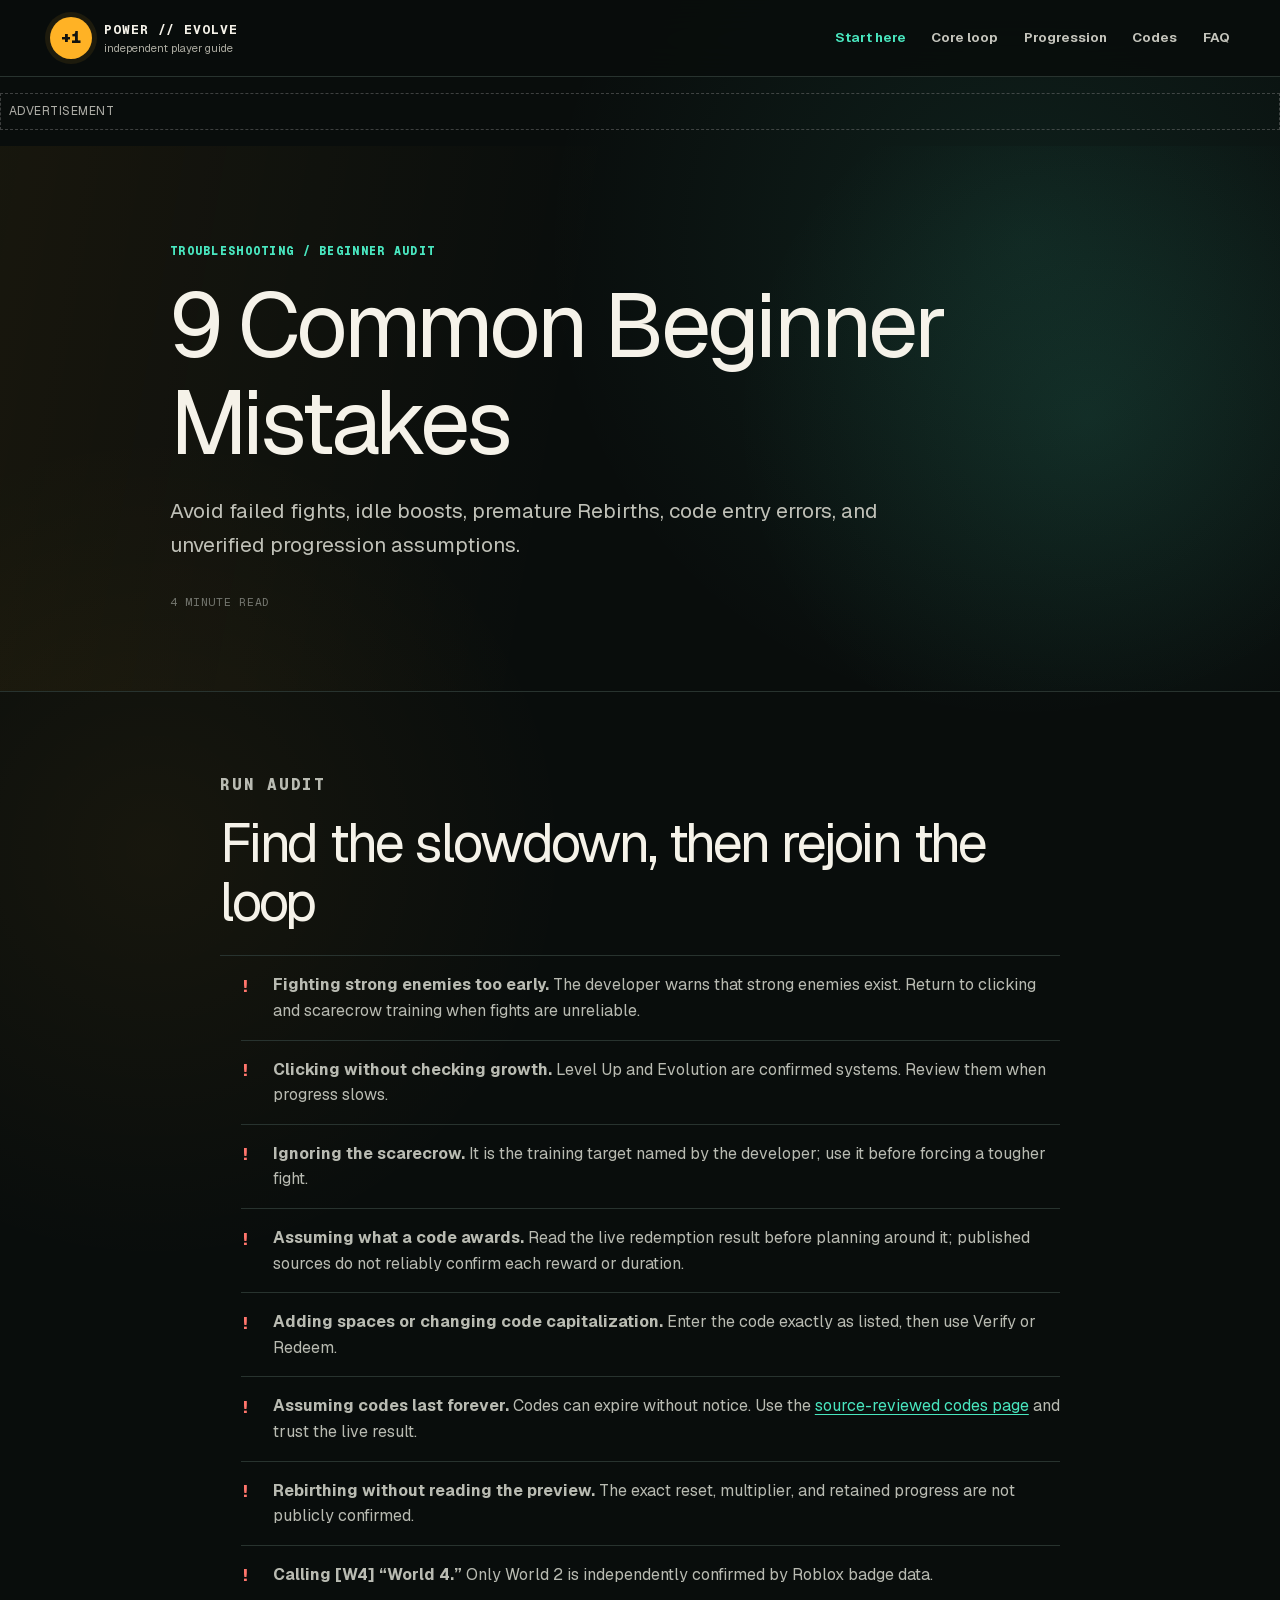
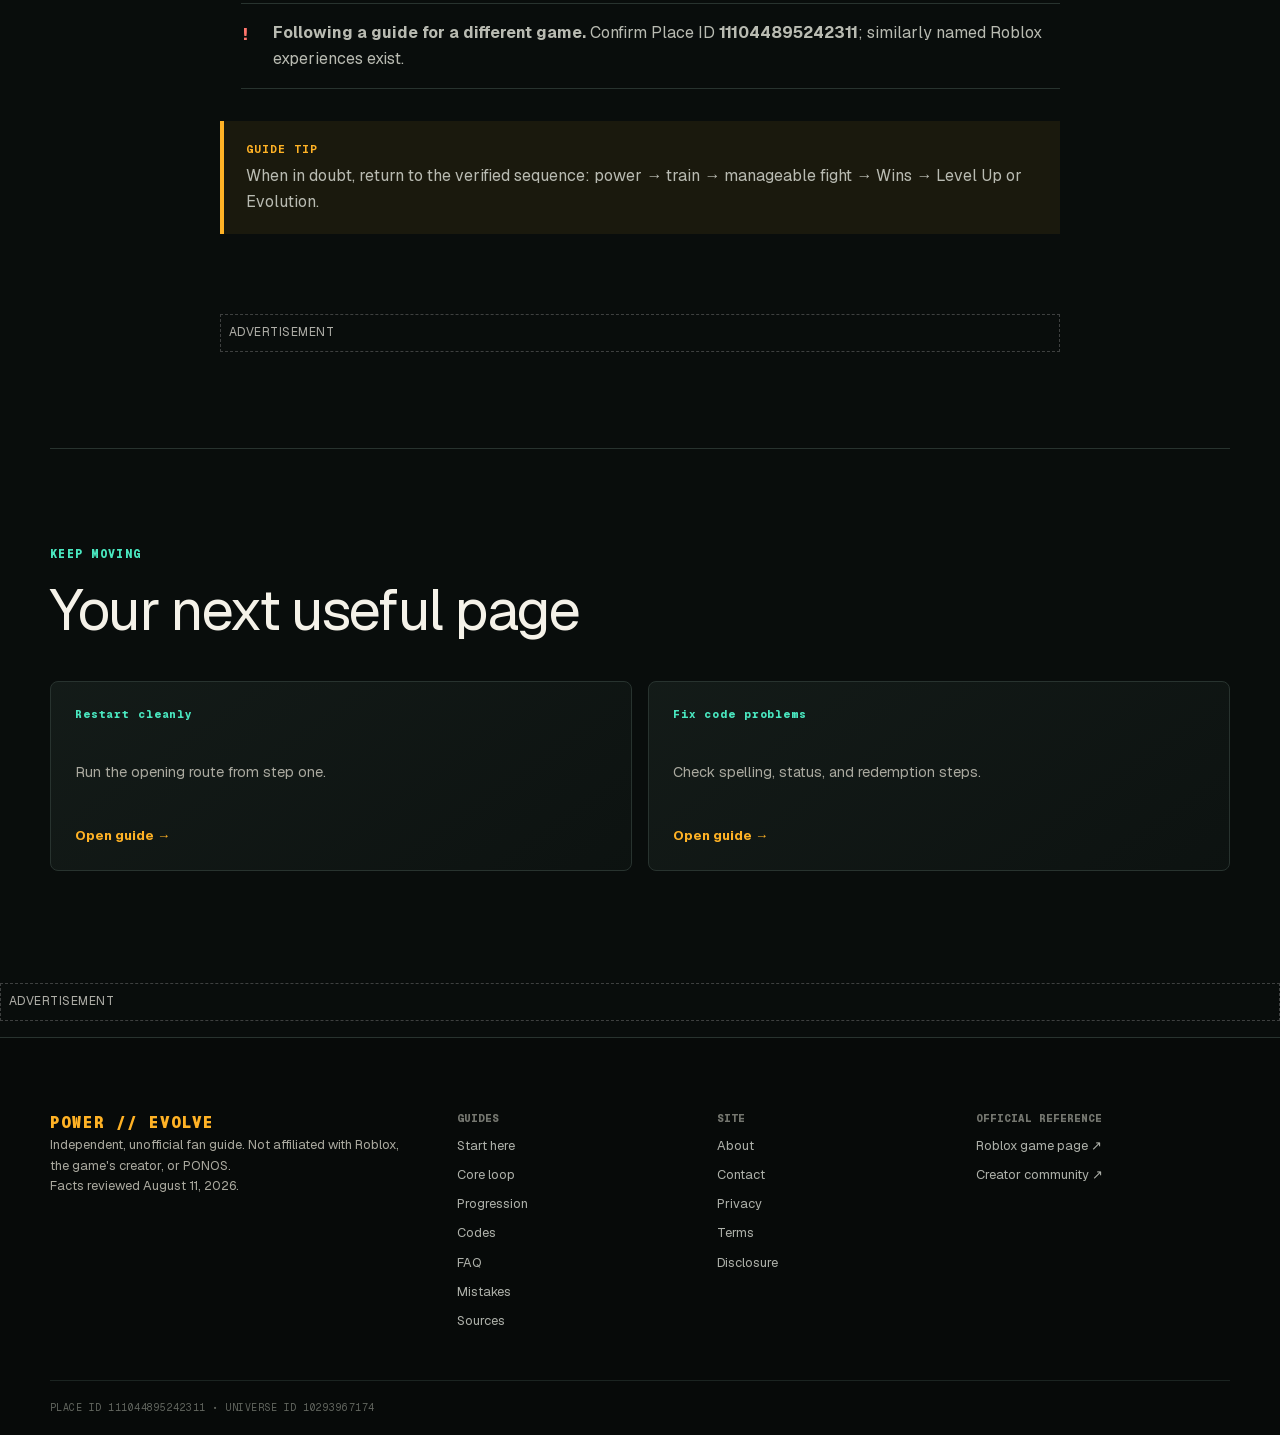
<file: mistakes/index.html>
<!DOCTYPE html><html lang="en"><head><meta charSet="utf-8"/><meta name="viewport" content="width=device-width, initial-scale=1"/><link rel="preload" href="/_next/static/media/797e433ab948586e-s.p.08e28id.o-okb.woff2" as="font" crossorigin="" type="font/woff2"/><link rel="preload" href="/_next/static/media/caa3a2e1cccd8315-s.p.09~u27dqhyhd6.woff2" as="font" crossorigin="" type="font/woff2"/><link rel="stylesheet" href="/_next/static/chunks/0t9qf1xxase9-.css" data-precedence="next"/><link rel="preload" as="script" fetchPriority="low" href="/_next/static/chunks/03xkck38_lpe..js"/><script src="/_next/static/chunks/07mk7.42u8w1s.js" async=""></script><script src="/_next/static/chunks/0.-t9l4~u11m_.js" async=""></script><script src="/_next/static/chunks/0wv_ut0x0s5ee.js" async=""></script><script src="/_next/static/chunks/turbopack-0l.7kyyd7jhz1.js" async=""></script><script src="/_next/static/chunks/0hd._cu5gy6cg.js" async=""></script><script src="/_next/static/chunks/0~bt8~2u--09_.js" async=""></script><meta name="next-size-adjust" content=""/><title>9 Common Beginner Mistakes | Battle Cat Power Wiki</title><meta name="description" content="Avoid failed fights, idle boosts, premature Rebirths, code entry errors, and unverified progression assumptions."/><meta name="application-name" content="Battle Cat Power Wiki"/><link rel="manifest" href="/manifest.webmanifest"/><link rel="canonical" href="https://plus1battlecatpowerevolution.wiki/mistakes/"/><meta property="og:title" content="9 Common Beginner Mistakes"/><meta property="og:description" content="Avoid failed fights, idle boosts, premature Rebirths, code entry errors, and unverified progression assumptions."/><meta property="og:url" content="https://plus1battlecatpowerevolution.wiki/mistakes/"/><meta property="og:site_name" content="+1 Battle Cat Power Evolution Wiki"/><meta property="og:image" content="https://plus1battlecatpowerevolution.wiki/og.png"/><meta property="og:image:width" content="1731"/><meta property="og:image:height" content="909"/><meta property="og:image:alt" content="+1 Battle Cat Power Evolution beginner guide"/><meta property="og:type" content="article"/><meta name="twitter:card" content="summary_large_image"/><meta name="twitter:title" content="9 Common Beginner Mistakes"/><meta name="twitter:description" content="Avoid failed fights, idle boosts, premature Rebirths, code entry errors, and unverified progression assumptions."/><meta name="twitter:image" content="https://plus1battlecatpowerevolution.wiki/og.png"/><link rel="shortcut icon" href="/images/battle-cat-icon.png"/><link rel="icon" href="/images/battle-cat-icon.png"/><link rel="apple-touch-icon" href="/icon-192.png"/><script src="/_next/static/chunks/03~yq9q893hmn.js" noModule=""></script><style id="adsterra-placement-css">.ad-placement{margin:1rem 0;padding:.5rem;border:1px dashed rgba(127,127,127,.45)}.ad-label{display:block;font-size:.75rem;letter-spacing:.04em;text-transform:uppercase;opacity:.7}</style>
</head><body class="geist_a71539c9-module__T19VSG__variable geist_mono_8d43a2aa-module__8Li5zG__variable"><div hidden=""><!--$--><!--/$--></div><a class="skip-link" href="#main-content">Skip to main content</a><header class="site-header"><div class="header-inner"><a class="brand" aria-label="Battle Cat Power Wiki home" href="/"><span class="brand-mark" aria-hidden="true">+1</span><span class="brand-copy"><strong>POWER // EVOLVE</strong><small>independent player guide</small></span></a><nav class="desktop-nav" aria-label="Primary navigation"><div class=""><a href="/beginner-guide/">Start here</a><a href="/gameplay-loop/">Core loop</a><a href="/progression/">Progression</a><a href="/codes/">Codes</a><a href="/faq/">FAQ</a></div></nav><details class="mobile-menu"><summary>Menu</summary><nav aria-label="Mobile navigation"><div class="mobile-links"><a href="/beginner-guide/">Start here</a><a href="/gameplay-loop/">Core loop</a><a href="/progression/">Progression</a><a href="/codes/">Codes</a><a href="/faq/">FAQ</a></div><a href="/mistakes/">Mistakes</a><a href="/sources/">Sources</a></nav></details></div></header><div id="main-content" tabindex="-1"><main><script type="application/ld+json">{"@context":"https://schema.org","@type":"Article","headline":"9 Common Beginner Mistakes","description":"Avoid failed fights, idle boosts, premature Rebirths, code entry errors, and unverified progression assumptions.","mainEntityOfPage":"https://plus1battlecatpowerevolution.wiki/mistakes","author":{"@type":"Organization","name":"+1 Battle Cat Power Evolution Wiki"},"publisher":{"@type":"Organization","name":"+1 Battle Cat Power Evolution Wiki"}}</script><header class="guide-hero"><div class="guide-hero-inner"><p class="eyebrow">Troubleshooting / beginner audit</p><h1>9 Common Beginner Mistakes</h1><p class="guide-lede">Avoid failed fights, idle boosts, premature Rebirths, code entry errors, and unverified progression assumptions.</p><p class="reading-time">4 minute read</p></div></header><article class="article-shell"><section><p class="eyebrow">Run audit</p><h2>Find the slowdown, then rejoin the loop</h2><ol class="warning-list"><li><strong>Fighting strong enemies too early.</strong> The developer warns that strong enemies exist. Return to clicking and scarecrow training when fights are unreliable.</li><li><strong>Clicking without checking growth.</strong> Level Up and Evolution are confirmed systems. Review them when progress slows.</li><li><strong>Ignoring the scarecrow.</strong> It is the training target named by the developer; use it before forcing a tougher fight.</li><li><strong>Assuming what a code awards.</strong> Read the live redemption result before planning around it; published sources do not reliably confirm each reward or duration.</li><li><strong>Adding spaces or changing code capitalization.</strong> Enter the code exactly as listed, then use Verify or Redeem.</li><li><strong>Assuming codes last forever.</strong> Codes can expire without notice. Use the <a href="/codes/">source-reviewed codes page</a> and trust the live result.</li><li><strong>Rebirthing without reading the preview.</strong> The exact reset, multiplier, and retained progress are not publicly confirmed.</li><li><strong>Calling [W4] “World 4.”</strong> Only World 2 is independently confirmed by Roblox badge data.</li><li><strong>Following a guide for a different game.</strong> Confirm Place ID <strong>111044895242311</strong>; similarly named Roblox experiences exist.</li></ol><aside class="tip"><strong>Guide tip</strong><p>When in doubt, return to the verified sequence: power → train → manageable fight → Wins → Level Up or Evolution.</p></aside></section></article><aside class="next-guides" aria-labelledby="next-guides-title"><div class="section-heading"><p class="eyebrow">Keep moving</p><h2 id="next-guides-title">Your next useful page</h2></div><div class="card-grid"><a class="link-card" href="/beginner-guide/"><span>Restart cleanly</span><p>Run the opening route from step one.</p><strong>Open guide <span aria-hidden="true">→</span></strong></a><a class="link-card" href="/codes/"><span>Fix code problems</span><p>Check spelling, status, and redemption steps.</p><strong>Open guide <span aria-hidden="true">→</span></strong></a></div></aside></main><!--$--><!--/$--></div><footer class="site-footer"><div class="footer-grid"><div class="footer-intro"><p class="footer-brand">POWER // EVOLVE</p><p>Independent, unofficial fan guide. Not affiliated with Roblox, the game&#x27;s creator, or PONOS.</p><p class="checked">Facts reviewed <!-- -->August 11, 2026<!-- -->.</p></div><nav aria-label="Guide links"><p class="footer-heading">Guides</p><a href="/beginner-guide/">Start here</a><a href="/gameplay-loop/">Core loop</a><a href="/progression/">Progression</a><a href="/codes/">Codes</a><a href="/faq/">FAQ</a><a href="/mistakes/">Mistakes</a><a href="/sources/">Sources</a></nav><nav aria-label="Site links"><p class="footer-heading">Site</p><a href="/about/">About</a><a href="/contact/">Contact</a><a href="/privacy/">Privacy</a><a href="/terms/">Terms</a><a href="/disclosure/">Disclosure</a></nav><div><p class="footer-heading">Official reference</p><a href="https://www.roblox.com/games/111044895242311/1-Battle-Cat-Power-Evolution" target="_blank" rel="noreferrer">Roblox game page <span aria-hidden="true">↗</span></a><a href="https://www.roblox.com/communities/943021972/1-Battle-cat" target="_blank" rel="noreferrer">Creator community <span aria-hidden="true">↗</span></a></div></div><p class="footer-bottom">Place ID <!-- -->111044895242311<!-- --> <span aria-hidden="true">•</span> Universe ID <!-- -->10293967174</p></footer><script src="/_next/static/chunks/03xkck38_lpe..js" id="_R_" async=""></script><script>(self.__next_f=self.__next_f||[]).push([0])</script><script>self.__next_f.push([1,"1:\"$Sreact.fragment\"\n2:I[77263,[\"/_next/static/chunks/0hd._cu5gy6cg.js\",\"/_next/static/chunks/0~bt8~2u--09_.js\"],\"\"]\n3:I[3965,[\"/_next/static/chunks/0hd._cu5gy6cg.js\",\"/_next/static/chunks/0~bt8~2u--09_.js\"],\"default\"]\n4:I[34214,[\"/_next/static/chunks/0hd._cu5gy6cg.js\",\"/_next/static/chunks/0~bt8~2u--09_.js\"],\"default\"]\nc:I[68066,[\"/_next/static/chunks/0hd._cu5gy6cg.js\",\"/_next/static/chunks/0~bt8~2u--09_.js\"],\"default\",1]\n:HL[\"/_next/static/chunks/0t9qf1xxase9-.css\",\"style\"]\n:HL[\"/_next/static/media/797e433ab948586e-s.p.08e28id.o-okb.woff2\",\"font\",{\"crossOrigin\":\"\",\"type\":\"font/woff2\"}]\n:HL[\"/_next/static/media/caa3a2e1cccd8315-s.p.09~u27dqhyhd6.woff2\",\"font\",{\"crossOrigin\":\"\",\"type\":\"font/woff2\"}]\n"])</script><script>self.__next_f.push([1,"0:{\"P\":null,\"c\":[\"\",\"mistakes\",\"\"],\"q\":\"\",\"i\":false,\"f\":[[[\"\",{\"children\":[\"mistakes\",{\"children\":[\"__PAGE__\",{}]}]},\"$undefined\",\"$undefined\",16],[[\"$\",\"$1\",\"c\",{\"children\":[[[\"$\",\"link\",\"0\",{\"rel\":\"stylesheet\",\"href\":\"/_next/static/chunks/0t9qf1xxase9-.css\",\"precedence\":\"next\",\"crossOrigin\":\"$undefined\",\"nonce\":\"$undefined\"}],[\"$\",\"script\",\"script-0\",{\"src\":\"/_next/static/chunks/0hd._cu5gy6cg.js\",\"async\":true,\"nonce\":\"$undefined\"}],[\"$\",\"script\",\"script-1\",{\"src\":\"/_next/static/chunks/0~bt8~2u--09_.js\",\"async\":true,\"nonce\":\"$undefined\"}]],[\"$\",\"html\",null,{\"lang\":\"en\",\"children\":[\"$\",\"body\",null,{\"className\":\"geist_a71539c9-module__T19VSG__variable geist_mono_8d43a2aa-module__8Li5zG__variable\",\"children\":[[\"$\",\"a\",null,{\"className\":\"skip-link\",\"href\":\"#main-content\",\"children\":\"Skip to main content\"}],[\"$\",\"header\",null,{\"className\":\"site-header\",\"children\":[\"$\",\"div\",null,{\"className\":\"header-inner\",\"children\":[[\"$\",\"$L2\",null,{\"className\":\"brand\",\"href\":\"/\",\"aria-label\":\"Battle Cat Power Wiki home\",\"children\":[[\"$\",\"span\",null,{\"className\":\"brand-mark\",\"aria-hidden\":\"true\",\"children\":\"+1\"}],[\"$\",\"span\",null,{\"className\":\"brand-copy\",\"children\":[[\"$\",\"strong\",null,{\"children\":\"POWER // EVOLVE\"}],[\"$\",\"small\",null,{\"children\":\"independent player guide\"}]]}]]}],[\"$\",\"nav\",null,{\"className\":\"desktop-nav\",\"aria-label\":\"Primary navigation\",\"children\":[\"$\",\"div\",null,{\"className\":\"\",\"children\":[[\"$\",\"$L2\",\"/beginner-guide\",{\"href\":\"/beginner-guide\",\"children\":\"Start here\"}],[\"$\",\"$L2\",\"/gameplay-loop\",{\"href\":\"/gameplay-loop\",\"children\":\"Core loop\"}],[\"$\",\"$L2\",\"/progression\",{\"href\":\"/progression\",\"children\":\"Progression\"}],[\"$\",\"$L2\",\"/codes\",{\"href\":\"/codes\",\"children\":\"Codes\"}],[\"$\",\"$L2\",\"/faq\",{\"href\":\"/faq\",\"children\":\"FAQ\"}]]}]}],[\"$\",\"details\",null,{\"className\":\"mobile-menu\",\"children\":[[\"$\",\"summary\",null,{\"children\":\"Menu\"}],[\"$\",\"nav\",null,{\"aria-label\":\"Mobile navigation\",\"children\":[[\"$\",\"div\",null,{\"className\":\"mobile-links\",\"children\":[[\"$\",\"$L2\",\"/beginner-guide\",{\"href\":\"/beginner-guide\",\"children\":\"Start here\"}],[\"$\",\"$L2\",\"/gameplay-loop\",{\"href\":\"/gameplay-loop\",\"children\":\"Core loop\"}],[\"$\",\"$L2\",\"/progression\",{\"href\":\"/progression\",\"children\":\"Progression\"}],[\"$\",\"$L2\",\"/codes\",{\"href\":\"/codes\",\"children\":\"Codes\"}],[\"$\",\"$L2\",\"/faq\",{\"href\":\"/faq\",\"children\":\"FAQ\"}]]}],[\"$\",\"$L2\",null,{\"href\":\"/mistakes\",\"children\":\"Mistakes\"}],[\"$\",\"$L2\",null,{\"href\":\"/sources\",\"children\":\"Sources\"}]]}]]}]]}]}],[\"$\",\"div\",null,{\"id\":\"main-content\",\"tabIndex\":-1,\"children\":[\"$\",\"$L3\",null,{\"parallelRouterKey\":\"children\",\"error\":\"$undefined\",\"errorStyles\":\"$undefined\",\"errorScripts\":\"$undefined\",\"template\":[\"$\",\"$L4\",null,{}],\"templateStyles\":\"$undefined\",\"templateScripts\":\"$undefined\",\"notFound\":[[\"$\",\"main\",null,{\"className\":\"not-found\",\"children\":[\"$\",\"div\",null,{\"className\":\"not-found-inner\",\"children\":[[\"$\",\"p\",null,{\"className\":\"not-found-code\",\"children\":\"404\"}],[\"$\",\"h1\",null,{\"children\":\"This route lost the loop.\"}],[\"$\",\"p\",null,{\"children\":\"The page may have moved. Rejoin the verified beginner route and keep progressing.\"}],[\"$\",\"$L2\",null,{\"className\":\"button button-primary\",\"href\":\"/beginner-guide\",\"children\":\"Open the beginner guide →\"}]]}]}],[]],\"forbidden\":\"$undefined\",\"unauthorized\":\"$undefined\"}]}],[\"$\",\"footer\",null,{\"className\":\"site-footer\",\"children\":[[\"$\",\"div\",null,{\"className\":\"footer-grid\",\"children\":[[\"$\",\"div\",null,{\"className\":\"footer-intro\",\"children\":[[\"$\",\"p\",null,{\"className\":\"footer-brand\",\"children\":\"POWER // EVOLVE\"}],[\"$\",\"p\",null,{\"children\":\"Independent, unofficial fan guide. Not affiliated with Roblox, the game's creator, or PONOS.\"}],[\"$\",\"p\",null,{\"className\":\"checked\",\"children\":[\"Facts reviewed \",\"August 11, 2026\",\".\"]}]]}],[\"$\",\"nav\",null,{\"aria-label\":\"Guide links\",\"children\":[[\"$\",\"p\",null,{\"className\":\"footer-heading\",\"children\":\"Guides\"}],[[\"$\",\"$L2\",\"/beginner-guide\",{\"href\":\"/beginner-guide\",\"children\":\"Start here\"}],[\"$\",\"$L2\",\"/gameplay-loop\",{\"href\":\"/gameplay-loop\",\"children\":\"Core loop\"}],[\"$\",\"$L2\",\"/progression\",{\"href\":\"/progression\",\"children\":\"Progression\"}],[\"$\",\"$L2\",\"/codes\",{\"href\":\"/codes\",\"children\":\"Codes\"}],[\"$\",\"$L2\",\"/faq\",{\"href\":\"/faq\",\"children\":\"FAQ\"}],[\"$\",\"$L2\",\"/mistakes\",{\"href\":\"/mistakes\",\"children\":\"Mistakes\"}],[\"$\",\"$L2\",\"/sources\",{\"href\":\"/sources\",\"children\":\"Sources\"}]]]}],[\"$\",\"nav\",null,{\"aria-label\":\"Site links\",\"children\":[[\"$\",\"p\",null,{\"className\":\"footer-heading\",\"children\":\"Site\"}],[[\"$\",\"$L2\",\"/about\",{\"href\":\"/about\",\"children\":\"About\"}],[\"$\",\"$L2\",\"/contact\",{\"href\":\"/contact\",\"children\":\"Contact\"}],[\"$\",\"$L2\",\"/privacy\",{\"href\":\"/privacy\",\"children\":\"Privacy\"}],[\"$\",\"$L2\",\"/terms\",{\"href\":\"/terms\",\"children\":\"Terms\"}],[\"$\",\"$L2\",\"/disclosure\",{\"href\":\"/disclosure\",\"children\":\"Disclosure\"}]]]}],[\"$\",\"div\",null,{\"children\":[[\"$\",\"p\",null,{\"className\":\"footer-heading\",\"children\":\"Official reference\"}],[\"$\",\"a\",null,{\"href\":\"https://www.roblox.com/games/111044895242311/1-Battle-Cat-Power-Evolution\",\"target\":\"_blank\",\"rel\":\"noreferrer\",\"children\":[\"Roblox game page \",\"$L5\"]}],\"$L6\"]}]]}],\"$L7\"]}]]}]}]]}],{\"children\":[\"$L8\",{\"children\":[\"$L9\",{},null,false,null]},null,false,\"$@a\"]},null,false,null],\"$Lb\",false]],\"m\":\"$undefined\",\"G\":[\"$c\",[\"$Ld\"]],\"S\":true,\"h\":null,\"s\":\"$undefined\",\"l\":\"$undefined\",\"p\":\"$undefined\",\"d\":\"$undefined\",\"b\":\"l3Jk9w14Cx00iwnd-M60k\"}\n"])</script><script>self.__next_f.push([1,"13:I[53125,[\"/_next/static/chunks/0hd._cu5gy6cg.js\",\"/_next/static/chunks/0~bt8~2u--09_.js\"],\"ViewportBoundary\"]\n15:I[53125,[\"/_next/static/chunks/0hd._cu5gy6cg.js\",\"/_next/static/chunks/0~bt8~2u--09_.js\"],\"MetadataBoundary\"]\n16:\"$Sreact.suspense\"\n5:[\"$\",\"span\",null,{\"aria-hidden\":\"true\",\"children\":\"↗\"}]\n6:[\"$\",\"a\",null,{\"href\":\"https://www.roblox.com/communities/943021972/1-Battle-cat\",\"target\":\"_blank\",\"rel\":\"noreferrer\",\"children\":[\"Creator community \",[\"$\",\"span\",null,{\"aria-hidden\":\"true\",\"children\":\"↗\"}]]}]\n7:[\"$\",\"p\",null,{\"className\":\"footer-bottom\",\"children\":[\"Place ID \",\"111044895242311\",\" \",[\"$\",\"span\",null,{\"aria-hidden\":\"true\",\"children\":\"•\"}],\" Universe ID \",\"10293967174\"]}]\n8:[\"$\",\"$1\",\"c\",{\"children\":[null,[\"$\",\"$L3\",null,{\"parallelRouterKey\":\"children\",\"error\":\"$undefined\",\"errorStyles\":\"$undefined\",\"errorScripts\":\"$undefined\",\"template\":[\"$\",\"$L4\",null,{}],\"templateStyles\":\"$undefined\",\"templateScripts\":\"$undefined\",\"notFound\":\"$undefined\",\"forbidden\":\"$undefined\",\"unauthorized\":\"$undefined\"}]]}]\n"])</script><script>self.__next_f.push([1,"9:[\"$\",\"$1\",\"c\",{\"children\":[[\"$\",\"main\",null,{\"children\":[[\"$\",\"script\",null,{\"type\":\"application/ld+json\",\"dangerouslySetInnerHTML\":{\"__html\":\"{\\\"@context\\\":\\\"https://schema.org\\\",\\\"@type\\\":\\\"Article\\\",\\\"headline\\\":\\\"9 Common Beginner Mistakes\\\",\\\"description\\\":\\\"Avoid failed fights, idle boosts, premature Rebirths, code entry errors, and unverified progression assumptions.\\\",\\\"mainEntityOfPage\\\":\\\"https://plus1battlecatpowerevolution.wiki/mistakes\\\",\\\"author\\\":{\\\"@type\\\":\\\"Organization\\\",\\\"name\\\":\\\"+1 Battle Cat Power Evolution Wiki\\\"},\\\"publisher\\\":{\\\"@type\\\":\\\"Organization\\\",\\\"name\\\":\\\"+1 Battle Cat Power Evolution Wiki\\\"}}\"}}],[\"$\",\"header\",null,{\"className\":\"guide-hero\",\"children\":[\"$\",\"div\",null,{\"className\":\"guide-hero-inner\",\"children\":[[\"$\",\"p\",null,{\"className\":\"eyebrow\",\"children\":\"Troubleshooting / beginner audit\"}],[\"$\",\"h1\",null,{\"children\":\"9 Common Beginner Mistakes\"}],[\"$\",\"p\",null,{\"className\":\"guide-lede\",\"children\":\"Avoid failed fights, idle boosts, premature Rebirths, code entry errors, and unverified progression assumptions.\"}],[\"$\",\"p\",null,{\"className\":\"reading-time\",\"children\":\"4 minute read\"}]]}]}],[\"$\",\"article\",null,{\"className\":\"article-shell\",\"children\":[\"$\",\"section\",null,{\"children\":[[\"$\",\"p\",null,{\"className\":\"eyebrow\",\"children\":\"Run audit\"}],[\"$\",\"h2\",null,{\"children\":\"Find the slowdown, then rejoin the loop\"}],[\"$\",\"ol\",null,{\"className\":\"warning-list\",\"children\":[[\"$\",\"li\",null,{\"children\":[[\"$\",\"strong\",null,{\"children\":\"Fighting strong enemies too early.\"}],\" The developer warns that strong enemies exist. Return to clicking and scarecrow training when fights are unreliable.\"]}],[\"$\",\"li\",null,{\"children\":[[\"$\",\"strong\",null,{\"children\":\"Clicking without checking growth.\"}],\" Level Up and Evolution are confirmed systems. Review them when progress slows.\"]}],[\"$\",\"li\",null,{\"children\":[[\"$\",\"strong\",null,{\"children\":\"Ignoring the scarecrow.\"}],\" It is the training target named by the developer; use it before forcing a tougher fight.\"]}],[\"$\",\"li\",null,{\"children\":[[\"$\",\"strong\",null,{\"children\":\"Assuming what a code awards.\"}],\" Read the live redemption result before planning around it; published sources do not reliably confirm each reward or duration.\"]}],[\"$\",\"li\",null,{\"children\":[[\"$\",\"strong\",null,{\"children\":\"Adding spaces or changing code capitalization.\"}],\" Enter the code exactly as listed, then use Verify or Redeem.\"]}],[\"$\",\"li\",null,{\"children\":[[\"$\",\"strong\",null,{\"children\":\"Assuming codes last forever.\"}],\" Codes can expire without notice. Use the \",[\"$\",\"$L2\",null,{\"href\":\"/codes\",\"children\":\"source-reviewed codes page\"}],\" and trust the live result.\"]}],[\"$\",\"li\",null,{\"children\":[[\"$\",\"strong\",null,{\"children\":\"Rebirthing without reading the preview.\"}],\" The exact reset, multiplier, and retained progress are not publicly confirmed.\"]}],[\"$\",\"li\",null,{\"children\":[[\"$\",\"strong\",null,{\"children\":\"Calling [W4] “World 4.”\"}],\" Only World 2 is independently confirmed by Roblox badge data.\"]}],[\"$\",\"li\",null,{\"children\":[[\"$\",\"strong\",null,{\"children\":\"Following a guide for a different game.\"}],\" Confirm Place ID \",[\"$\",\"strong\",null,{\"children\":\"111044895242311\"}],\"; similarly named Roblox experiences exist.\"]}]]}],[\"$\",\"aside\",null,{\"className\":\"tip\",\"children\":[[\"$\",\"strong\",null,{\"children\":\"Guide tip\"}],[\"$\",\"p\",null,{\"children\":\"When in doubt, return to the verified sequence: power → train → manageable fight → Wins → Level Up or Evolution.\"}]]}]]}]}],[\"$\",\"aside\",null,{\"className\":\"next-guides\",\"aria-labelledby\":\"next-guides-title\",\"children\":[[\"$\",\"div\",null,{\"className\":\"section-heading\",\"children\":[[\"$\",\"p\",null,{\"className\":\"eyebrow\",\"children\":\"Keep moving\"}],[\"$\",\"h2\",null,{\"id\":\"next-guides-title\",\"children\":\"Your next useful page\"}]]}],[\"$\",\"div\",null,{\"className\":\"card-grid\",\"children\":[[\"$\",\"$L2\",\"/beginner-guide\",{\"className\":\"link-card\",\"href\":\"/beginner-guide\",\"children\":[[\"$\",\"span\",null,{\"children\":\"Restart cleanly\"}],[\"$\",\"p\",null,{\"children\":\"Run the opening route from step one.\"}],[\"$\",\"strong\",null,{\"children\":[\"Open guide \",[\"$\",\"span\",null,{\"aria-hidden\":\"true\",\"children\":\"→\"}]]}]]}],[\"$\",\"$L2\",\"/codes\",{\"className\":\"link-card\",\"href\":\"/codes\",\"children\":[\"$Le\",\"$Lf\",\"$L10\"]}]]}]]}]]}],null,\"$L11\"]}]\n"])</script><script>self.__next_f.push([1,"12:[]\na:\"$W12\"\nb:[\"$\",\"$1\",\"h\",{\"children\":[null,[\"$\",\"$L13\",null,{\"children\":\"$L14\"}],[\"$\",\"div\",null,{\"hidden\":true,\"children\":[\"$\",\"$L15\",null,{\"children\":[\"$\",\"$16\",null,{\"name\":\"Next.Metadata\",\"children\":\"$L17\"}]}]}],[\"$\",\"meta\",null,{\"name\":\"next-size-adjust\",\"content\":\"\"}]]}]\nd:[\"$\",\"link\",\"0\",{\"rel\":\"stylesheet\",\"href\":\"/_next/static/chunks/0t9qf1xxase9-.css\",\"precedence\":\"next\",\"crossOrigin\":\"$undefined\",\"nonce\":\"$undefined\"}]\n"])</script><script>self.__next_f.push([1,"18:I[53125,[\"/_next/static/chunks/0hd._cu5gy6cg.js\",\"/_next/static/chunks/0~bt8~2u--09_.js\"],\"OutletBoundary\"]\ne:[\"$\",\"span\",null,{\"children\":\"Fix code problems\"}]\nf:[\"$\",\"p\",null,{\"children\":\"Check spelling, status, and redemption steps.\"}]\n10:[\"$\",\"strong\",null,{\"children\":[\"Open guide \",[\"$\",\"span\",null,{\"aria-hidden\":\"true\",\"children\":\"→\"}]]}]\n11:[\"$\",\"$L18\",null,{\"children\":[\"$\",\"$16\",null,{\"name\":\"Next.MetadataOutlet\",\"children\":\"$@19\"}]}]\n"])</script><script>self.__next_f.push([1,"14:[[\"$\",\"meta\",\"0\",{\"charSet\":\"utf-8\"}],[\"$\",\"meta\",\"1\",{\"name\":\"viewport\",\"content\":\"width=device-width, initial-scale=1\"}]]\n"])</script><script>self.__next_f.push([1,"1a:I[19407,[\"/_next/static/chunks/0hd._cu5gy6cg.js\",\"/_next/static/chunks/0~bt8~2u--09_.js\"],\"IconMark\"]\n"])</script><script>self.__next_f.push([1,"17:[[\"$\",\"title\",\"0\",{\"children\":\"9 Common Beginner Mistakes | Battle Cat Power Wiki\"}],[\"$\",\"meta\",\"1\",{\"name\":\"description\",\"content\":\"Avoid failed fights, idle boosts, premature Rebirths, code entry errors, and unverified progression assumptions.\"}],[\"$\",\"meta\",\"2\",{\"name\":\"application-name\",\"content\":\"Battle Cat Power Wiki\"}],[\"$\",\"link\",\"3\",{\"rel\":\"manifest\",\"href\":\"/manifest.webmanifest\",\"crossOrigin\":\"$undefined\"}],[\"$\",\"link\",\"4\",{\"rel\":\"canonical\",\"href\":\"https://plus1battlecatpowerevolution.wiki/mistakes/\"}],[\"$\",\"meta\",\"5\",{\"property\":\"og:title\",\"content\":\"9 Common Beginner Mistakes\"}],[\"$\",\"meta\",\"6\",{\"property\":\"og:description\",\"content\":\"Avoid failed fights, idle boosts, premature Rebirths, code entry errors, and unverified progression assumptions.\"}],[\"$\",\"meta\",\"7\",{\"property\":\"og:url\",\"content\":\"https://plus1battlecatpowerevolution.wiki/mistakes/\"}],[\"$\",\"meta\",\"8\",{\"property\":\"og:site_name\",\"content\":\"+1 Battle Cat Power Evolution Wiki\"}],[\"$\",\"meta\",\"9\",{\"property\":\"og:image\",\"content\":\"https://plus1battlecatpowerevolution.wiki/og.png\"}],[\"$\",\"meta\",\"10\",{\"property\":\"og:image:width\",\"content\":\"1731\"}],[\"$\",\"meta\",\"11\",{\"property\":\"og:image:height\",\"content\":\"909\"}],[\"$\",\"meta\",\"12\",{\"property\":\"og:image:alt\",\"content\":\"+1 Battle Cat Power Evolution beginner guide\"}],[\"$\",\"meta\",\"13\",{\"property\":\"og:type\",\"content\":\"article\"}],[\"$\",\"meta\",\"14\",{\"name\":\"twitter:card\",\"content\":\"summary_large_image\"}],[\"$\",\"meta\",\"15\",{\"name\":\"twitter:title\",\"content\":\"9 Common Beginner Mistakes\"}],[\"$\",\"meta\",\"16\",{\"name\":\"twitter:description\",\"content\":\"Avoid failed fights, idle boosts, premature Rebirths, code entry errors, and unverified progression assumptions.\"}],[\"$\",\"meta\",\"17\",{\"name\":\"twitter:image\",\"content\":\"https://plus1battlecatpowerevolution.wiki/og.png\"}],[\"$\",\"link\",\"18\",{\"rel\":\"shortcut icon\",\"href\":\"/images/battle-cat-icon.png\"}],[\"$\",\"link\",\"19\",{\"rel\":\"icon\",\"href\":\"/images/battle-cat-icon.png\"}],[\"$\",\"link\",\"20\",{\"rel\":\"apple-touch-icon\",\"href\":\"/icon-192.png\"}],[\"$\",\"$L1a\",\"21\",{}]]\n"])</script><script>self.__next_f.push([1,"19:null\n"])</script><script type="application/json" id="adsterra-config">{"adNetwork":"adsterra","status":"ready","cleanPage":false,"slots":[{"id":"top","format":"banner","variants":[{"minWidth":768,"width":728,"height":90,"key":"12fd6e3b8329b74a14f57f3df7079998","scriptUrl":"https://bauval.org/22/12fd6e3b8329b74a14f57f3df7079998"},{"minWidth":0,"width":320,"height":50,"key":"ce012612db230b8224fc86d10b969420","scriptUrl":"https://bauval.org/22/ce012612db230b8224fc86d10b969420"}]},{"id":"mid","format":"native","containerId":"container-4c6693a6e841523598ba5d856af47e85","scriptUrl":"https://bauval.org/21/4c6693a6e841523598ba5d856af47e85"},{"id":"bottom","format":"banner","width":300,"height":250,"key":"1484ffa234af0f042ebec8c61cdd346d","scriptUrl":"https://bauval.org/22/1484ffa234af0f042ebec8c61cdd346d"}],"enablePopunder":false,"enableSocialBar":false,"popunderScriptUrl":"","socialBarScriptUrl":""}</script><script src="/adsterra/late.js" defer></script>
</body></html>
</file>
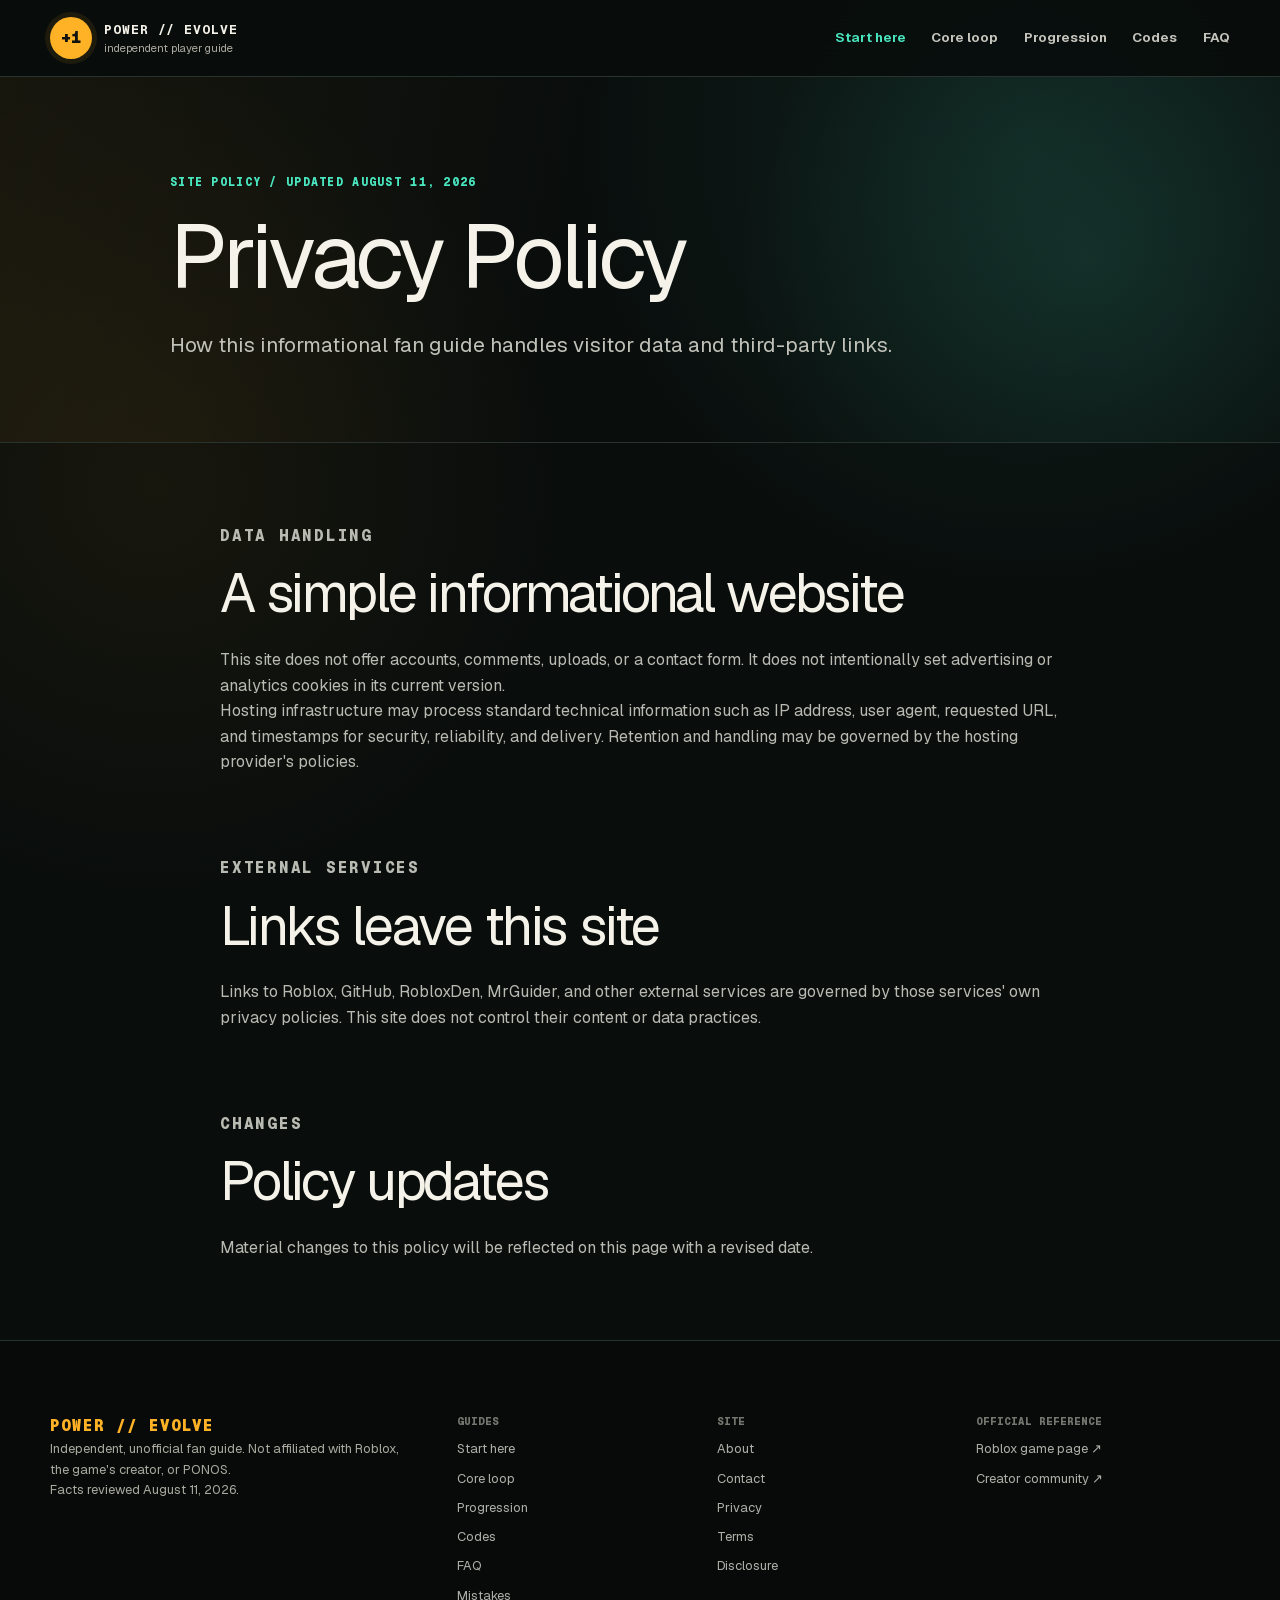
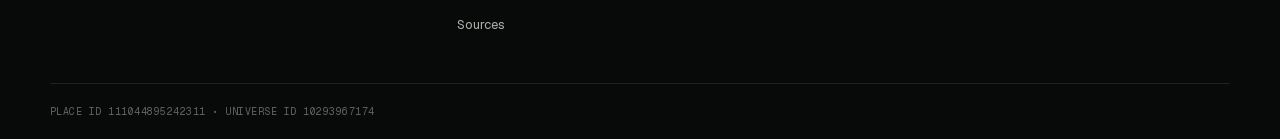
<file: privacy/index.html>
<!DOCTYPE html><html lang="en"><head><meta charSet="utf-8"/><meta name="viewport" content="width=device-width, initial-scale=1"/><link rel="preload" href="/_next/static/media/797e433ab948586e-s.p.08e28id.o-okb.woff2" as="font" crossorigin="" type="font/woff2"/><link rel="preload" href="/_next/static/media/caa3a2e1cccd8315-s.p.09~u27dqhyhd6.woff2" as="font" crossorigin="" type="font/woff2"/><link rel="stylesheet" href="/_next/static/chunks/0t9qf1xxase9-.css" data-precedence="next"/><link rel="preload" as="script" fetchPriority="low" href="/_next/static/chunks/03xkck38_lpe..js"/><script src="/_next/static/chunks/07mk7.42u8w1s.js" async=""></script><script src="/_next/static/chunks/0.-t9l4~u11m_.js" async=""></script><script src="/_next/static/chunks/0wv_ut0x0s5ee.js" async=""></script><script src="/_next/static/chunks/turbopack-0l.7kyyd7jhz1.js" async=""></script><script src="/_next/static/chunks/0hd._cu5gy6cg.js" async=""></script><script src="/_next/static/chunks/0~bt8~2u--09_.js" async=""></script><meta name="next-size-adjust" content=""/><title>Privacy Policy | Battle Cat Power Wiki</title><meta name="description" content="How this informational fan guide handles visitor data and third-party links."/><meta name="application-name" content="Battle Cat Power Wiki"/><link rel="manifest" href="/manifest.webmanifest"/><link rel="canonical" href="https://plus1battlecatpowerevolution.wiki/privacy/"/><meta property="og:title" content="Privacy Policy"/><meta property="og:description" content="How this informational fan guide handles visitor data and third-party links."/><meta property="og:url" content="https://plus1battlecatpowerevolution.wiki/privacy/"/><meta property="og:site_name" content="+1 Battle Cat Power Evolution Wiki"/><meta property="og:image" content="https://plus1battlecatpowerevolution.wiki/og.png"/><meta property="og:image:width" content="1731"/><meta property="og:image:height" content="909"/><meta property="og:image:alt" content="+1 Battle Cat Power Evolution beginner guide"/><meta property="og:type" content="article"/><meta name="twitter:card" content="summary_large_image"/><meta name="twitter:title" content="Privacy Policy"/><meta name="twitter:description" content="How this informational fan guide handles visitor data and third-party links."/><meta name="twitter:image" content="https://plus1battlecatpowerevolution.wiki/og.png"/><link rel="shortcut icon" href="/images/battle-cat-icon.png"/><link rel="icon" href="/images/battle-cat-icon.png"/><link rel="apple-touch-icon" href="/icon-192.png"/><script src="/_next/static/chunks/03~yq9q893hmn.js" noModule=""></script></head><body class="geist_a71539c9-module__T19VSG__variable geist_mono_8d43a2aa-module__8Li5zG__variable"><div hidden=""><!--$--><!--/$--></div><a class="skip-link" href="#main-content">Skip to main content</a><header class="site-header"><div class="header-inner"><a class="brand" aria-label="Battle Cat Power Wiki home" href="/"><span class="brand-mark" aria-hidden="true">+1</span><span class="brand-copy"><strong>POWER // EVOLVE</strong><small>independent player guide</small></span></a><nav class="desktop-nav" aria-label="Primary navigation"><div class=""><a href="/beginner-guide/">Start here</a><a href="/gameplay-loop/">Core loop</a><a href="/progression/">Progression</a><a href="/codes/">Codes</a><a href="/faq/">FAQ</a></div></nav><details class="mobile-menu"><summary>Menu</summary><nav aria-label="Mobile navigation"><div class="mobile-links"><a href="/beginner-guide/">Start here</a><a href="/gameplay-loop/">Core loop</a><a href="/progression/">Progression</a><a href="/codes/">Codes</a><a href="/faq/">FAQ</a></div><a href="/mistakes/">Mistakes</a><a href="/sources/">Sources</a></nav></details></div></header><div id="main-content" tabindex="-1"><main><script type="application/ld+json">{"@context":"https://schema.org","@type":"Article","headline":"Privacy Policy","description":"How this informational fan guide handles visitor data and third-party links.","mainEntityOfPage":"https://plus1battlecatpowerevolution.wiki/privacy","author":{"@type":"Organization","name":"+1 Battle Cat Power Evolution Wiki"},"publisher":{"@type":"Organization","name":"+1 Battle Cat Power Evolution Wiki"}}</script><header class="guide-hero"><div class="guide-hero-inner"><p class="eyebrow">Site policy / updated August 11, 2026</p><h1>Privacy Policy</h1><p class="guide-lede">How this informational fan guide handles visitor data and third-party links.</p></div></header><article class="article-shell"><section><p class="eyebrow">Data handling</p><h2>A simple informational website</h2><p>This site does not offer accounts, comments, uploads, or a contact form. It does not intentionally set advertising or analytics cookies in its current version.</p><p>Hosting infrastructure may process standard technical information such as IP address, user agent, requested URL, and timestamps for security, reliability, and delivery. Retention and handling may be governed by the hosting provider&#x27;s policies.</p></section><section><p class="eyebrow">External services</p><h2>Links leave this site</h2><p>Links to Roblox, GitHub, RobloxDen, MrGuider, and other external services are governed by those services&#x27; own privacy policies. This site does not control their content or data practices.</p></section><section><p class="eyebrow">Changes</p><h2>Policy updates</h2><p>Material changes to this policy will be reflected on this page with a revised date.</p></section></article><p data-ad-disclosure="adsterra">This site uses Adsterra for advertising when placement keys are configured. Adsterra and its advertising partners may use cookies or similar technologies to deliver and measure ads. You can limit cookies in your browser settings.</p></main><!--$--><!--/$--></div><footer class="site-footer"><div class="footer-grid"><div class="footer-intro"><p class="footer-brand">POWER // EVOLVE</p><p>Independent, unofficial fan guide. Not affiliated with Roblox, the game&#x27;s creator, or PONOS.</p><p class="checked">Facts reviewed <!-- -->August 11, 2026<!-- -->.</p></div><nav aria-label="Guide links"><p class="footer-heading">Guides</p><a href="/beginner-guide/">Start here</a><a href="/gameplay-loop/">Core loop</a><a href="/progression/">Progression</a><a href="/codes/">Codes</a><a href="/faq/">FAQ</a><a href="/mistakes/">Mistakes</a><a href="/sources/">Sources</a></nav><nav aria-label="Site links"><p class="footer-heading">Site</p><a href="/about/">About</a><a href="/contact/">Contact</a><a href="/privacy/">Privacy</a><a href="/terms/">Terms</a><a href="/disclosure/">Disclosure</a></nav><div><p class="footer-heading">Official reference</p><a href="https://www.roblox.com/games/111044895242311/1-Battle-Cat-Power-Evolution" target="_blank" rel="noreferrer">Roblox game page <span aria-hidden="true">↗</span></a><a href="https://www.roblox.com/communities/943021972/1-Battle-cat" target="_blank" rel="noreferrer">Creator community <span aria-hidden="true">↗</span></a></div></div><p class="footer-bottom">Place ID <!-- -->111044895242311<!-- --> <span aria-hidden="true">•</span> Universe ID <!-- -->10293967174</p></footer><script src="/_next/static/chunks/03xkck38_lpe..js" id="_R_" async=""></script><script>(self.__next_f=self.__next_f||[]).push([0])</script><script>self.__next_f.push([1,"1:\"$Sreact.fragment\"\n2:I[77263,[\"/_next/static/chunks/0hd._cu5gy6cg.js\",\"/_next/static/chunks/0~bt8~2u--09_.js\"],\"\"]\n3:I[3965,[\"/_next/static/chunks/0hd._cu5gy6cg.js\",\"/_next/static/chunks/0~bt8~2u--09_.js\"],\"default\"]\n4:I[34214,[\"/_next/static/chunks/0hd._cu5gy6cg.js\",\"/_next/static/chunks/0~bt8~2u--09_.js\"],\"default\"]\nc:I[68066,[\"/_next/static/chunks/0hd._cu5gy6cg.js\",\"/_next/static/chunks/0~bt8~2u--09_.js\"],\"default\",1]\n:HL[\"/_next/static/chunks/0t9qf1xxase9-.css\",\"style\"]\n:HL[\"/_next/static/media/797e433ab948586e-s.p.08e28id.o-okb.woff2\",\"font\",{\"crossOrigin\":\"\",\"type\":\"font/woff2\"}]\n:HL[\"/_next/static/media/caa3a2e1cccd8315-s.p.09~u27dqhyhd6.woff2\",\"font\",{\"crossOrigin\":\"\",\"type\":\"font/woff2\"}]\n"])</script><script>self.__next_f.push([1,"0:{\"P\":null,\"c\":[\"\",\"privacy\",\"\"],\"q\":\"\",\"i\":false,\"f\":[[[\"\",{\"children\":[\"privacy\",{\"children\":[\"__PAGE__\",{}]}]},\"$undefined\",\"$undefined\",16],[[\"$\",\"$1\",\"c\",{\"children\":[[[\"$\",\"link\",\"0\",{\"rel\":\"stylesheet\",\"href\":\"/_next/static/chunks/0t9qf1xxase9-.css\",\"precedence\":\"next\",\"crossOrigin\":\"$undefined\",\"nonce\":\"$undefined\"}],[\"$\",\"script\",\"script-0\",{\"src\":\"/_next/static/chunks/0hd._cu5gy6cg.js\",\"async\":true,\"nonce\":\"$undefined\"}],[\"$\",\"script\",\"script-1\",{\"src\":\"/_next/static/chunks/0~bt8~2u--09_.js\",\"async\":true,\"nonce\":\"$undefined\"}]],[\"$\",\"html\",null,{\"lang\":\"en\",\"children\":[\"$\",\"body\",null,{\"className\":\"geist_a71539c9-module__T19VSG__variable geist_mono_8d43a2aa-module__8Li5zG__variable\",\"children\":[[\"$\",\"a\",null,{\"className\":\"skip-link\",\"href\":\"#main-content\",\"children\":\"Skip to main content\"}],[\"$\",\"header\",null,{\"className\":\"site-header\",\"children\":[\"$\",\"div\",null,{\"className\":\"header-inner\",\"children\":[[\"$\",\"$L2\",null,{\"className\":\"brand\",\"href\":\"/\",\"aria-label\":\"Battle Cat Power Wiki home\",\"children\":[[\"$\",\"span\",null,{\"className\":\"brand-mark\",\"aria-hidden\":\"true\",\"children\":\"+1\"}],[\"$\",\"span\",null,{\"className\":\"brand-copy\",\"children\":[[\"$\",\"strong\",null,{\"children\":\"POWER // EVOLVE\"}],[\"$\",\"small\",null,{\"children\":\"independent player guide\"}]]}]]}],[\"$\",\"nav\",null,{\"className\":\"desktop-nav\",\"aria-label\":\"Primary navigation\",\"children\":[\"$\",\"div\",null,{\"className\":\"\",\"children\":[[\"$\",\"$L2\",\"/beginner-guide\",{\"href\":\"/beginner-guide\",\"children\":\"Start here\"}],[\"$\",\"$L2\",\"/gameplay-loop\",{\"href\":\"/gameplay-loop\",\"children\":\"Core loop\"}],[\"$\",\"$L2\",\"/progression\",{\"href\":\"/progression\",\"children\":\"Progression\"}],[\"$\",\"$L2\",\"/codes\",{\"href\":\"/codes\",\"children\":\"Codes\"}],[\"$\",\"$L2\",\"/faq\",{\"href\":\"/faq\",\"children\":\"FAQ\"}]]}]}],[\"$\",\"details\",null,{\"className\":\"mobile-menu\",\"children\":[[\"$\",\"summary\",null,{\"children\":\"Menu\"}],[\"$\",\"nav\",null,{\"aria-label\":\"Mobile navigation\",\"children\":[[\"$\",\"div\",null,{\"className\":\"mobile-links\",\"children\":[[\"$\",\"$L2\",\"/beginner-guide\",{\"href\":\"/beginner-guide\",\"children\":\"Start here\"}],[\"$\",\"$L2\",\"/gameplay-loop\",{\"href\":\"/gameplay-loop\",\"children\":\"Core loop\"}],[\"$\",\"$L2\",\"/progression\",{\"href\":\"/progression\",\"children\":\"Progression\"}],[\"$\",\"$L2\",\"/codes\",{\"href\":\"/codes\",\"children\":\"Codes\"}],[\"$\",\"$L2\",\"/faq\",{\"href\":\"/faq\",\"children\":\"FAQ\"}]]}],[\"$\",\"$L2\",null,{\"href\":\"/mistakes\",\"children\":\"Mistakes\"}],[\"$\",\"$L2\",null,{\"href\":\"/sources\",\"children\":\"Sources\"}]]}]]}]]}]}],[\"$\",\"div\",null,{\"id\":\"main-content\",\"tabIndex\":-1,\"children\":[\"$\",\"$L3\",null,{\"parallelRouterKey\":\"children\",\"error\":\"$undefined\",\"errorStyles\":\"$undefined\",\"errorScripts\":\"$undefined\",\"template\":[\"$\",\"$L4\",null,{}],\"templateStyles\":\"$undefined\",\"templateScripts\":\"$undefined\",\"notFound\":[[\"$\",\"main\",null,{\"className\":\"not-found\",\"children\":[\"$\",\"div\",null,{\"className\":\"not-found-inner\",\"children\":[[\"$\",\"p\",null,{\"className\":\"not-found-code\",\"children\":\"404\"}],[\"$\",\"h1\",null,{\"children\":\"This route lost the loop.\"}],[\"$\",\"p\",null,{\"children\":\"The page may have moved. Rejoin the verified beginner route and keep progressing.\"}],[\"$\",\"$L2\",null,{\"className\":\"button button-primary\",\"href\":\"/beginner-guide\",\"children\":\"Open the beginner guide →\"}]]}]}],[]],\"forbidden\":\"$undefined\",\"unauthorized\":\"$undefined\"}]}],[\"$\",\"footer\",null,{\"className\":\"site-footer\",\"children\":[[\"$\",\"div\",null,{\"className\":\"footer-grid\",\"children\":[[\"$\",\"div\",null,{\"className\":\"footer-intro\",\"children\":[[\"$\",\"p\",null,{\"className\":\"footer-brand\",\"children\":\"POWER // EVOLVE\"}],[\"$\",\"p\",null,{\"children\":\"Independent, unofficial fan guide. Not affiliated with Roblox, the game's creator, or PONOS.\"}],[\"$\",\"p\",null,{\"className\":\"checked\",\"children\":[\"Facts reviewed \",\"August 11, 2026\",\".\"]}]]}],[\"$\",\"nav\",null,{\"aria-label\":\"Guide links\",\"children\":[[\"$\",\"p\",null,{\"className\":\"footer-heading\",\"children\":\"Guides\"}],[[\"$\",\"$L2\",\"/beginner-guide\",{\"href\":\"/beginner-guide\",\"children\":\"Start here\"}],[\"$\",\"$L2\",\"/gameplay-loop\",{\"href\":\"/gameplay-loop\",\"children\":\"Core loop\"}],[\"$\",\"$L2\",\"/progression\",{\"href\":\"/progression\",\"children\":\"Progression\"}],[\"$\",\"$L2\",\"/codes\",{\"href\":\"/codes\",\"children\":\"Codes\"}],[\"$\",\"$L2\",\"/faq\",{\"href\":\"/faq\",\"children\":\"FAQ\"}],[\"$\",\"$L2\",\"/mistakes\",{\"href\":\"/mistakes\",\"children\":\"Mistakes\"}],[\"$\",\"$L2\",\"/sources\",{\"href\":\"/sources\",\"children\":\"Sources\"}]]]}],[\"$\",\"nav\",null,{\"aria-label\":\"Site links\",\"children\":[[\"$\",\"p\",null,{\"className\":\"footer-heading\",\"children\":\"Site\"}],[[\"$\",\"$L2\",\"/about\",{\"href\":\"/about\",\"children\":\"About\"}],[\"$\",\"$L2\",\"/contact\",{\"href\":\"/contact\",\"children\":\"Contact\"}],[\"$\",\"$L2\",\"/privacy\",{\"href\":\"/privacy\",\"children\":\"Privacy\"}],[\"$\",\"$L2\",\"/terms\",{\"href\":\"/terms\",\"children\":\"Terms\"}],[\"$\",\"$L2\",\"/disclosure\",{\"href\":\"/disclosure\",\"children\":\"Disclosure\"}]]]}],[\"$\",\"div\",null,{\"children\":[[\"$\",\"p\",null,{\"className\":\"footer-heading\",\"children\":\"Official reference\"}],[\"$\",\"a\",null,{\"href\":\"https://www.roblox.com/games/111044895242311/1-Battle-Cat-Power-Evolution\",\"target\":\"_blank\",\"rel\":\"noreferrer\",\"children\":[\"Roblox game page \",\"$L5\"]}],\"$L6\"]}]]}],\"$L7\"]}]]}]}]]}],{\"children\":[\"$L8\",{\"children\":[\"$L9\",{},null,false,null]},null,false,\"$@a\"]},null,false,null],\"$Lb\",false]],\"m\":\"$undefined\",\"G\":[\"$c\",[\"$Ld\"]],\"S\":true,\"h\":null,\"s\":\"$undefined\",\"l\":\"$undefined\",\"p\":\"$undefined\",\"d\":\"$undefined\",\"b\":\"l3Jk9w14Cx00iwnd-M60k\"}\n"])</script><script>self.__next_f.push([1,"e:I[53125,[\"/_next/static/chunks/0hd._cu5gy6cg.js\",\"/_next/static/chunks/0~bt8~2u--09_.js\"],\"OutletBoundary\"]\nf:\"$Sreact.suspense\"\n12:I[53125,[\"/_next/static/chunks/0hd._cu5gy6cg.js\",\"/_next/static/chunks/0~bt8~2u--09_.js\"],\"ViewportBoundary\"]\n14:I[53125,[\"/_next/static/chunks/0hd._cu5gy6cg.js\",\"/_next/static/chunks/0~bt8~2u--09_.js\"],\"MetadataBoundary\"]\n5:[\"$\",\"span\",null,{\"aria-hidden\":\"true\",\"children\":\"↗\"}]\n6:[\"$\",\"a\",null,{\"href\":\"https://www.roblox.com/communities/943021972/1-Battle-cat\",\"target\":\"_blank\",\"rel\":\"noreferrer\",\"children\":[\"Creator community \",[\"$\",\"span\",null,{\"aria-hidden\":\"true\",\"children\":\"↗\"}]]}]\n7:[\"$\",\"p\",null,{\"className\":\"footer-bottom\",\"children\":[\"Place ID \",\"111044895242311\",\" \",[\"$\",\"span\",null,{\"aria-hidden\":\"true\",\"children\":\"•\"}],\" Universe ID \",\"10293967174\"]}]\n8:[\"$\",\"$1\",\"c\",{\"children\":[null,[\"$\",\"$L3\",null,{\"parallelRouterKey\":\"children\",\"error\":\"$undefined\",\"errorStyles\":\"$undefined\",\"errorScripts\":\"$undefined\",\"template\":[\"$\",\"$L4\",null,{}],\"templateStyles\":\"$undefined\",\"templateScripts\":\"$undefined\",\"notFound\":\"$undefined\",\"forbidden\":\"$undefined\",\"unauthorized\":\"$undefined\"}]]}]\n"])</script><script>self.__next_f.push([1,"9:[\"$\",\"$1\",\"c\",{\"children\":[[\"$\",\"main\",null,{\"children\":[[\"$\",\"script\",null,{\"type\":\"application/ld+json\",\"dangerouslySetInnerHTML\":{\"__html\":\"{\\\"@context\\\":\\\"https://schema.org\\\",\\\"@type\\\":\\\"Article\\\",\\\"headline\\\":\\\"Privacy Policy\\\",\\\"description\\\":\\\"How this informational fan guide handles visitor data and third-party links.\\\",\\\"mainEntityOfPage\\\":\\\"https://plus1battlecatpowerevolution.wiki/privacy\\\",\\\"author\\\":{\\\"@type\\\":\\\"Organization\\\",\\\"name\\\":\\\"+1 Battle Cat Power Evolution Wiki\\\"},\\\"publisher\\\":{\\\"@type\\\":\\\"Organization\\\",\\\"name\\\":\\\"+1 Battle Cat Power Evolution Wiki\\\"}}\"}}],[\"$\",\"header\",null,{\"className\":\"guide-hero\",\"children\":[\"$\",\"div\",null,{\"className\":\"guide-hero-inner\",\"children\":[[\"$\",\"p\",null,{\"className\":\"eyebrow\",\"children\":\"Site policy / updated August 11, 2026\"}],[\"$\",\"h1\",null,{\"children\":\"Privacy Policy\"}],[\"$\",\"p\",null,{\"className\":\"guide-lede\",\"children\":\"How this informational fan guide handles visitor data and third-party links.\"}],null]}]}],[\"$\",\"article\",null,{\"className\":\"article-shell\",\"children\":[[\"$\",\"section\",null,{\"children\":[[\"$\",\"p\",null,{\"className\":\"eyebrow\",\"children\":\"Data handling\"}],[\"$\",\"h2\",null,{\"children\":\"A simple informational website\"}],[\"$\",\"p\",null,{\"children\":\"This site does not offer accounts, comments, uploads, or a contact form. It does not intentionally set advertising or analytics cookies in its current version.\"}],[\"$\",\"p\",null,{\"children\":\"Hosting infrastructure may process standard technical information such as IP address, user agent, requested URL, and timestamps for security, reliability, and delivery. Retention and handling may be governed by the hosting provider's policies.\"}]]}],[\"$\",\"section\",null,{\"children\":[[\"$\",\"p\",null,{\"className\":\"eyebrow\",\"children\":\"External services\"}],[\"$\",\"h2\",null,{\"children\":\"Links leave this site\"}],[\"$\",\"p\",null,{\"children\":\"Links to Roblox, GitHub, RobloxDen, MrGuider, and other external services are governed by those services' own privacy policies. This site does not control their content or data practices.\"}]]}],[\"$\",\"section\",null,{\"children\":[[\"$\",\"p\",null,{\"className\":\"eyebrow\",\"children\":\"Changes\"}],[\"$\",\"h2\",null,{\"children\":\"Policy updates\"}],[\"$\",\"p\",null,{\"children\":\"Material changes to this policy will be reflected on this page with a revised date.\"}]]}]]}],null]}],null,[\"$\",\"$Le\",null,{\"children\":[\"$\",\"$f\",null,{\"name\":\"Next.MetadataOutlet\",\"children\":\"$@10\"}]}]]}]\n"])</script><script>self.__next_f.push([1,"11:[]\na:\"$W11\"\nb:[\"$\",\"$1\",\"h\",{\"children\":[null,[\"$\",\"$L12\",null,{\"children\":\"$L13\"}],[\"$\",\"div\",null,{\"hidden\":true,\"children\":[\"$\",\"$L14\",null,{\"children\":[\"$\",\"$f\",null,{\"name\":\"Next.Metadata\",\"children\":\"$L15\"}]}]}],[\"$\",\"meta\",null,{\"name\":\"next-size-adjust\",\"content\":\"\"}]]}]\nd:[\"$\",\"link\",\"0\",{\"rel\":\"stylesheet\",\"href\":\"/_next/static/chunks/0t9qf1xxase9-.css\",\"precedence\":\"next\",\"crossOrigin\":\"$undefined\",\"nonce\":\"$undefined\"}]\n"])</script><script>self.__next_f.push([1,"13:[[\"$\",\"meta\",\"0\",{\"charSet\":\"utf-8\"}],[\"$\",\"meta\",\"1\",{\"name\":\"viewport\",\"content\":\"width=device-width, initial-scale=1\"}]]\n"])</script><script>self.__next_f.push([1,"16:I[19407,[\"/_next/static/chunks/0hd._cu5gy6cg.js\",\"/_next/static/chunks/0~bt8~2u--09_.js\"],\"IconMark\"]\n10:null\n"])</script><script>self.__next_f.push([1,"15:[[\"$\",\"title\",\"0\",{\"children\":\"Privacy Policy | Battle Cat Power Wiki\"}],[\"$\",\"meta\",\"1\",{\"name\":\"description\",\"content\":\"How this informational fan guide handles visitor data and third-party links.\"}],[\"$\",\"meta\",\"2\",{\"name\":\"application-name\",\"content\":\"Battle Cat Power Wiki\"}],[\"$\",\"link\",\"3\",{\"rel\":\"manifest\",\"href\":\"/manifest.webmanifest\",\"crossOrigin\":\"$undefined\"}],[\"$\",\"link\",\"4\",{\"rel\":\"canonical\",\"href\":\"https://plus1battlecatpowerevolution.wiki/privacy/\"}],[\"$\",\"meta\",\"5\",{\"property\":\"og:title\",\"content\":\"Privacy Policy\"}],[\"$\",\"meta\",\"6\",{\"property\":\"og:description\",\"content\":\"How this informational fan guide handles visitor data and third-party links.\"}],[\"$\",\"meta\",\"7\",{\"property\":\"og:url\",\"content\":\"https://plus1battlecatpowerevolution.wiki/privacy/\"}],[\"$\",\"meta\",\"8\",{\"property\":\"og:site_name\",\"content\":\"+1 Battle Cat Power Evolution Wiki\"}],[\"$\",\"meta\",\"9\",{\"property\":\"og:image\",\"content\":\"https://plus1battlecatpowerevolution.wiki/og.png\"}],[\"$\",\"meta\",\"10\",{\"property\":\"og:image:width\",\"content\":\"1731\"}],[\"$\",\"meta\",\"11\",{\"property\":\"og:image:height\",\"content\":\"909\"}],[\"$\",\"meta\",\"12\",{\"property\":\"og:image:alt\",\"content\":\"+1 Battle Cat Power Evolution beginner guide\"}],[\"$\",\"meta\",\"13\",{\"property\":\"og:type\",\"content\":\"article\"}],[\"$\",\"meta\",\"14\",{\"name\":\"twitter:card\",\"content\":\"summary_large_image\"}],[\"$\",\"meta\",\"15\",{\"name\":\"twitter:title\",\"content\":\"Privacy Policy\"}],[\"$\",\"meta\",\"16\",{\"name\":\"twitter:description\",\"content\":\"How this informational fan guide handles visitor data and third-party links.\"}],[\"$\",\"meta\",\"17\",{\"name\":\"twitter:image\",\"content\":\"https://plus1battlecatpowerevolution.wiki/og.png\"}],[\"$\",\"link\",\"18\",{\"rel\":\"shortcut icon\",\"href\":\"/images/battle-cat-icon.png\"}],[\"$\",\"link\",\"19\",{\"rel\":\"icon\",\"href\":\"/images/battle-cat-icon.png\"}],[\"$\",\"link\",\"20\",{\"rel\":\"apple-touch-icon\",\"href\":\"/icon-192.png\"}],[\"$\",\"$L16\",\"21\",{}]]\n"])</script></body></html>
</file>
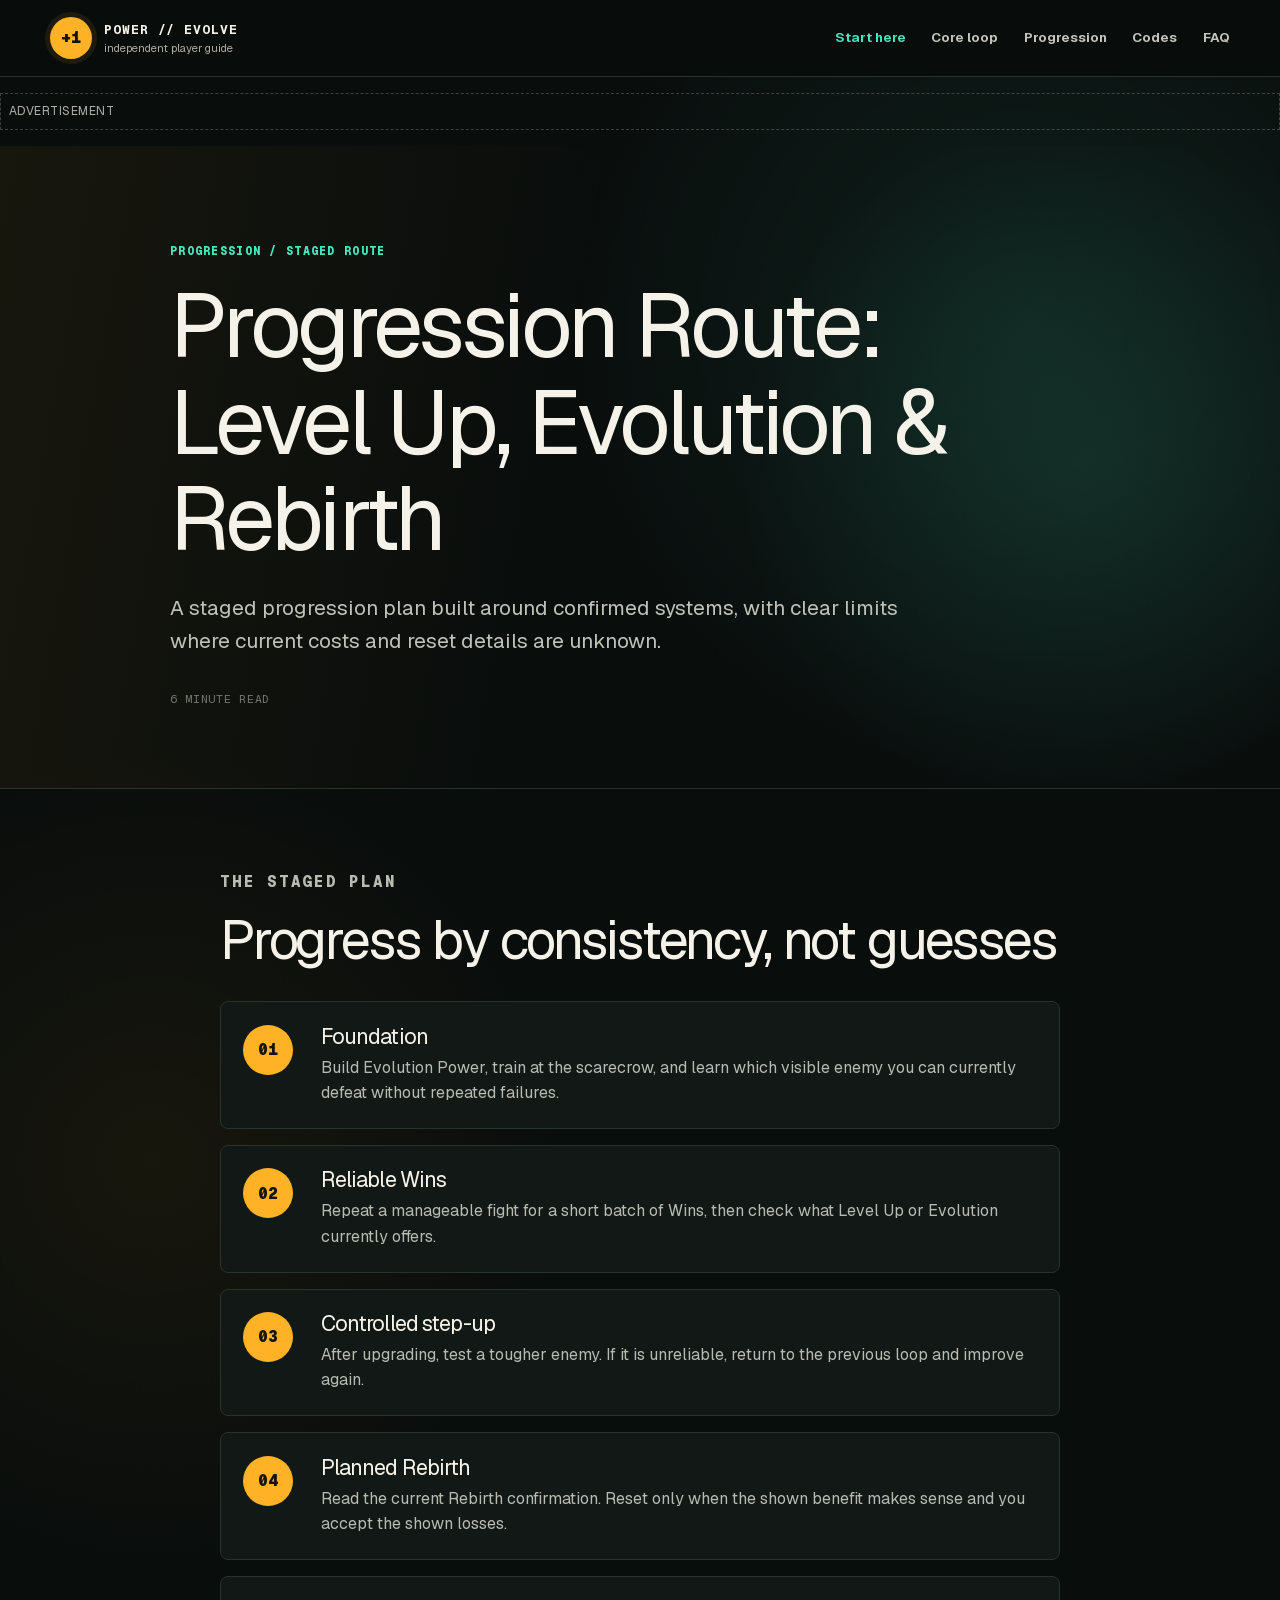
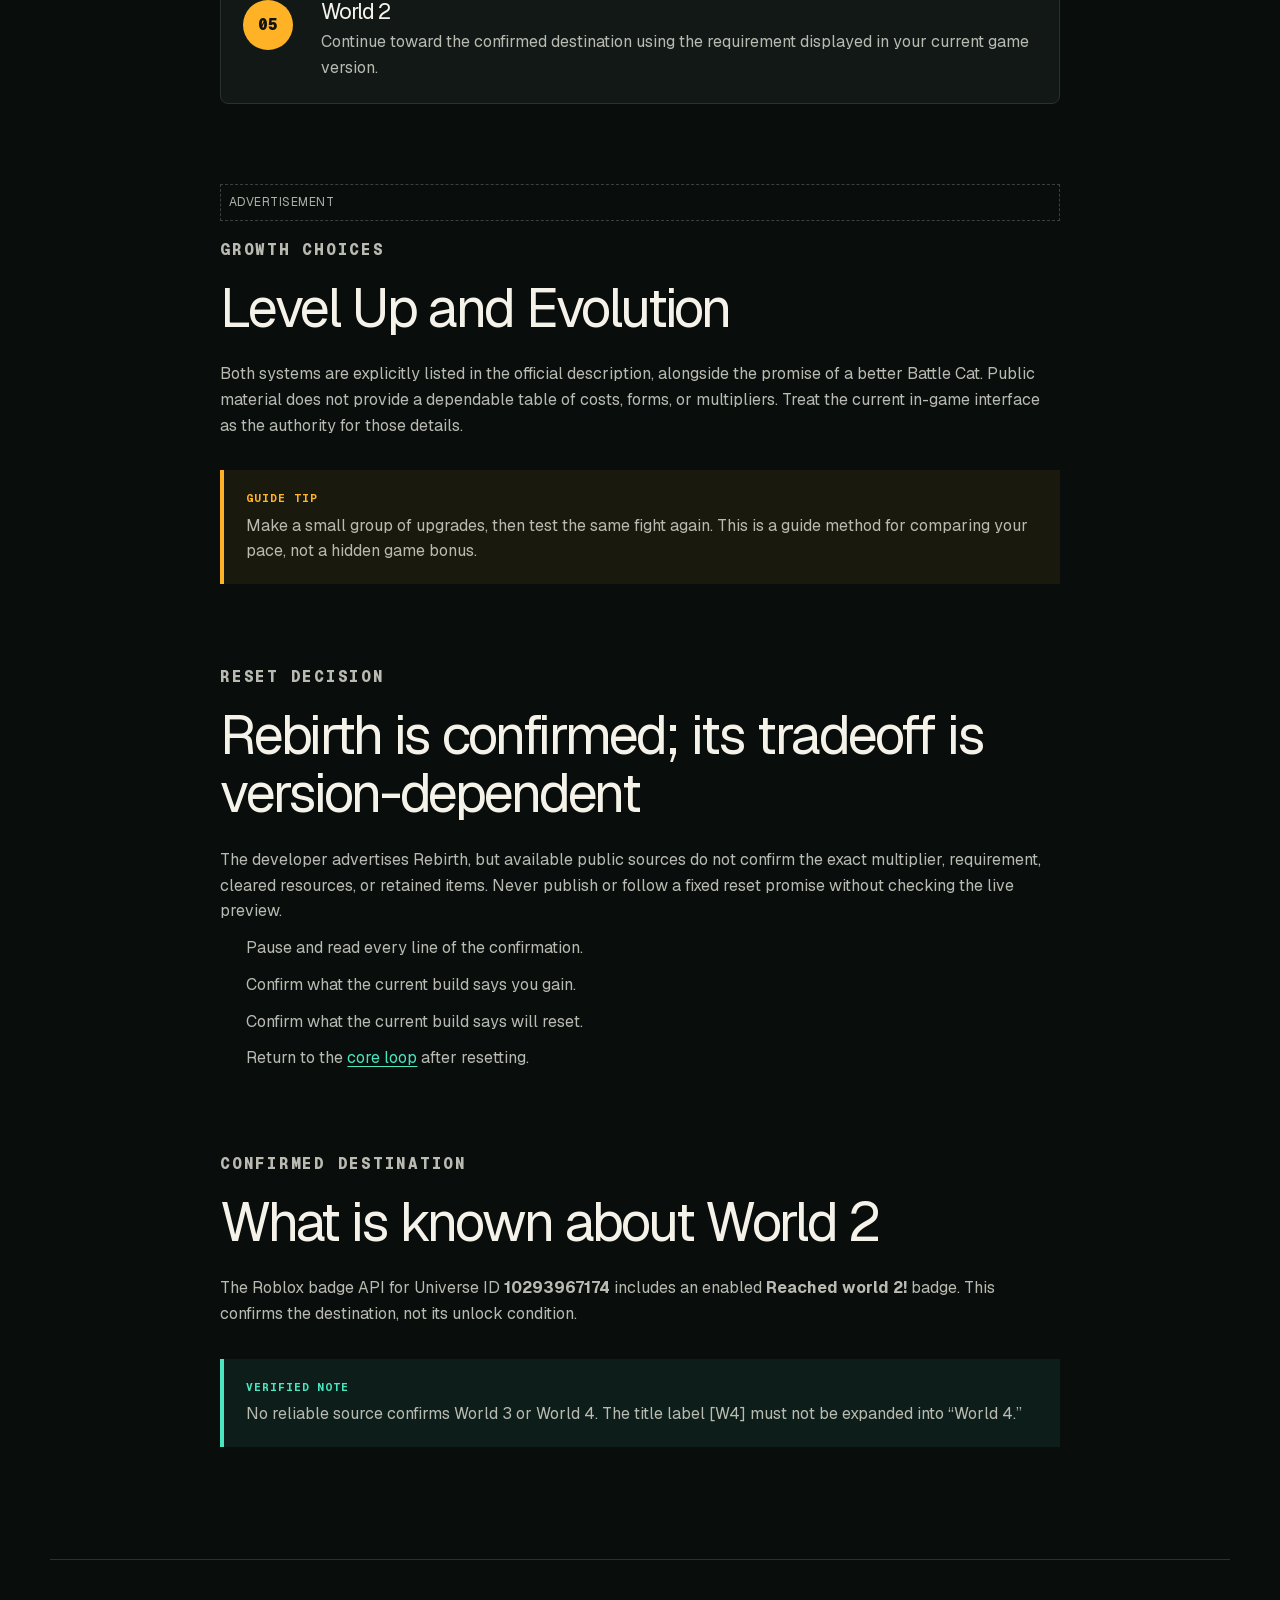
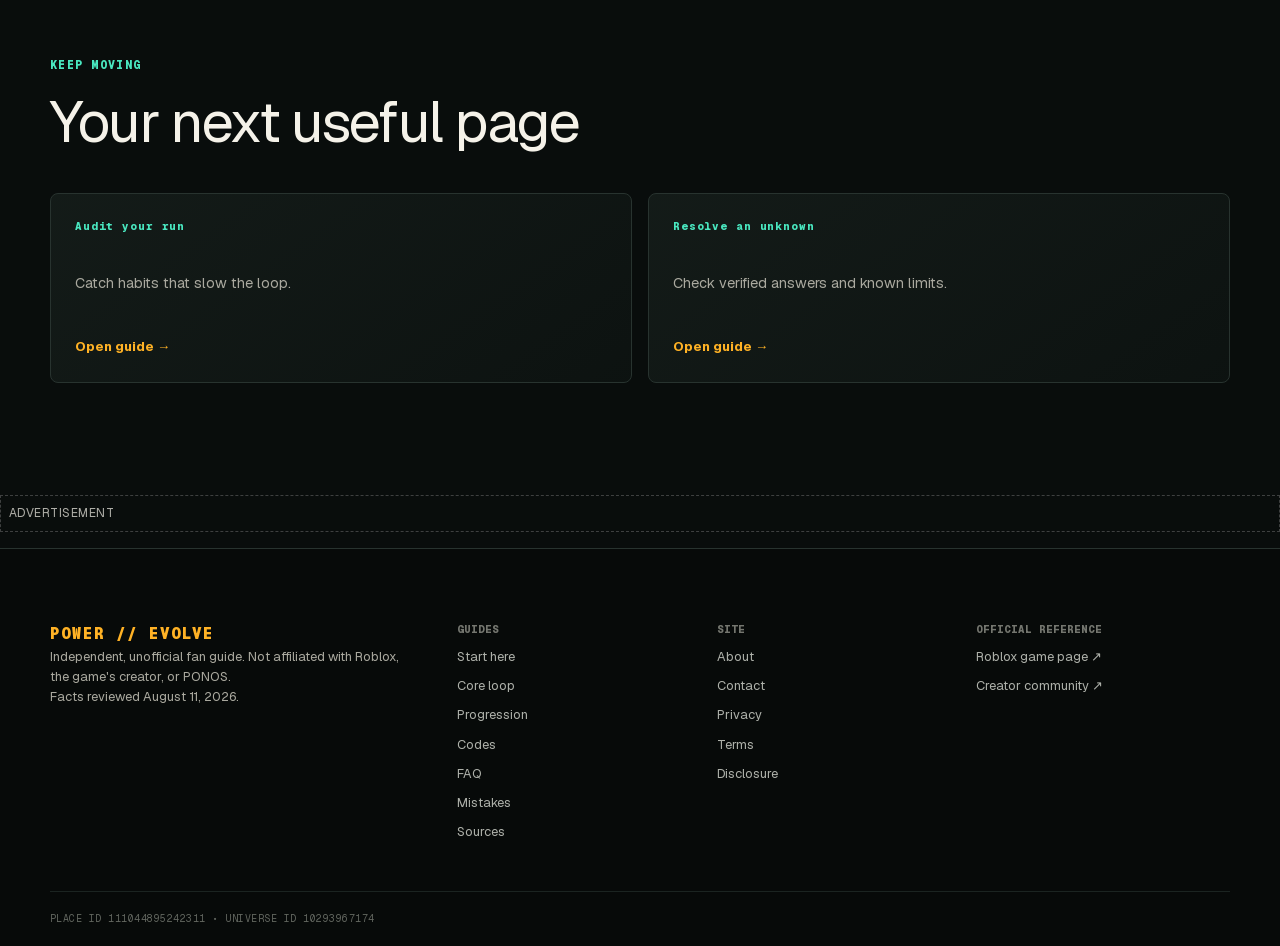
<file: progression/index.html>
<!DOCTYPE html><html lang="en"><head><meta charSet="utf-8"/><meta name="viewport" content="width=device-width, initial-scale=1"/><link rel="preload" href="/_next/static/media/797e433ab948586e-s.p.08e28id.o-okb.woff2" as="font" crossorigin="" type="font/woff2"/><link rel="preload" href="/_next/static/media/caa3a2e1cccd8315-s.p.09~u27dqhyhd6.woff2" as="font" crossorigin="" type="font/woff2"/><link rel="stylesheet" href="/_next/static/chunks/0t9qf1xxase9-.css" data-precedence="next"/><link rel="preload" as="script" fetchPriority="low" href="/_next/static/chunks/03xkck38_lpe..js"/><script src="/_next/static/chunks/07mk7.42u8w1s.js" async=""></script><script src="/_next/static/chunks/0.-t9l4~u11m_.js" async=""></script><script src="/_next/static/chunks/0wv_ut0x0s5ee.js" async=""></script><script src="/_next/static/chunks/turbopack-0l.7kyyd7jhz1.js" async=""></script><script src="/_next/static/chunks/0hd._cu5gy6cg.js" async=""></script><script src="/_next/static/chunks/0~bt8~2u--09_.js" async=""></script><meta name="next-size-adjust" content=""/><title>Progression Route: Level Up, Evolution &amp; Rebirth | Battle Cat Power Wiki</title><meta name="description" content="A staged progression plan built around confirmed systems, with clear limits where current costs and reset details are unknown."/><meta name="application-name" content="Battle Cat Power Wiki"/><link rel="manifest" href="/manifest.webmanifest"/><link rel="canonical" href="https://plus1battlecatpowerevolution.wiki/progression/"/><meta property="og:title" content="Progression Route: Level Up, Evolution &amp; Rebirth"/><meta property="og:description" content="A staged progression plan built around confirmed systems, with clear limits where current costs and reset details are unknown."/><meta property="og:url" content="https://plus1battlecatpowerevolution.wiki/progression/"/><meta property="og:site_name" content="+1 Battle Cat Power Evolution Wiki"/><meta property="og:image" content="https://plus1battlecatpowerevolution.wiki/og.png"/><meta property="og:image:width" content="1731"/><meta property="og:image:height" content="909"/><meta property="og:image:alt" content="+1 Battle Cat Power Evolution beginner guide"/><meta property="og:type" content="article"/><meta name="twitter:card" content="summary_large_image"/><meta name="twitter:title" content="Progression Route: Level Up, Evolution &amp; Rebirth"/><meta name="twitter:description" content="A staged progression plan built around confirmed systems, with clear limits where current costs and reset details are unknown."/><meta name="twitter:image" content="https://plus1battlecatpowerevolution.wiki/og.png"/><link rel="shortcut icon" href="/images/battle-cat-icon.png"/><link rel="icon" href="/images/battle-cat-icon.png"/><link rel="apple-touch-icon" href="/icon-192.png"/><script src="/_next/static/chunks/03~yq9q893hmn.js" noModule=""></script><style id="adsterra-placement-css">.ad-placement{margin:1rem 0;padding:.5rem;border:1px dashed rgba(127,127,127,.45)}.ad-label{display:block;font-size:.75rem;letter-spacing:.04em;text-transform:uppercase;opacity:.7}</style>
</head><body class="geist_a71539c9-module__T19VSG__variable geist_mono_8d43a2aa-module__8Li5zG__variable"><div hidden=""><!--$--><!--/$--></div><a class="skip-link" href="#main-content">Skip to main content</a><header class="site-header"><div class="header-inner"><a class="brand" aria-label="Battle Cat Power Wiki home" href="/"><span class="brand-mark" aria-hidden="true">+1</span><span class="brand-copy"><strong>POWER // EVOLVE</strong><small>independent player guide</small></span></a><nav class="desktop-nav" aria-label="Primary navigation"><div class=""><a href="/beginner-guide/">Start here</a><a href="/gameplay-loop/">Core loop</a><a href="/progression/">Progression</a><a href="/codes/">Codes</a><a href="/faq/">FAQ</a></div></nav><details class="mobile-menu"><summary>Menu</summary><nav aria-label="Mobile navigation"><div class="mobile-links"><a href="/beginner-guide/">Start here</a><a href="/gameplay-loop/">Core loop</a><a href="/progression/">Progression</a><a href="/codes/">Codes</a><a href="/faq/">FAQ</a></div><a href="/mistakes/">Mistakes</a><a href="/sources/">Sources</a></nav></details></div></header><div id="main-content" tabindex="-1"><main><script type="application/ld+json">{"@context":"https://schema.org","@type":"Article","headline":"Progression Route: Level Up, Evolution & Rebirth","description":"A staged progression plan built around confirmed systems, with clear limits where current costs and reset details are unknown.","mainEntityOfPage":"https://plus1battlecatpowerevolution.wiki/progression","author":{"@type":"Organization","name":"+1 Battle Cat Power Evolution Wiki"},"publisher":{"@type":"Organization","name":"+1 Battle Cat Power Evolution Wiki"}}</script><header class="guide-hero"><div class="guide-hero-inner"><p class="eyebrow">Progression / staged route</p><h1>Progression Route: Level Up, Evolution &amp; Rebirth</h1><p class="guide-lede">A staged progression plan built around confirmed systems, with clear limits where current costs and reset details are unknown.</p><p class="reading-time">6 minute read</p></div></header><article class="article-shell"><section id="route"><p class="eyebrow">The staged plan</p><h2>Progress by consistency, not guesses</h2><div class="step-stack"><div class="step-card"><span class="step-number">01</span><div><h3>Foundation</h3><p>Build Evolution Power, train at the scarecrow, and learn which visible enemy you can currently defeat without repeated failures.</p></div></div><div class="step-card"><span class="step-number">02</span><div><h3>Reliable Wins</h3><p>Repeat a manageable fight for a short batch of Wins, then check what Level Up or Evolution currently offers.</p></div></div><div class="step-card"><span class="step-number">03</span><div><h3>Controlled step-up</h3><p>After upgrading, test a tougher enemy. If it is unreliable, return to the previous loop and improve again.</p></div></div><div class="step-card"><span class="step-number">04</span><div><h3>Planned Rebirth</h3><p>Read the current Rebirth confirmation. Reset only when the shown benefit makes sense and you accept the shown losses.</p></div></div><div class="step-card"><span class="step-number">05</span><div><h3>World 2</h3><p>Continue toward the confirmed destination using the requirement displayed in your current game version.</p></div></div></div></section><section id="level-evolution"><p class="eyebrow">Growth choices</p><h2>Level Up and Evolution</h2><p>Both systems are explicitly listed in the official description, alongside the promise of a better Battle Cat. Public material does not provide a dependable table of costs, forms, or multipliers. Treat the current in-game interface as the authority for those details.</p><aside class="tip"><strong>Guide tip</strong><p>Make a small group of upgrades, then test the same fight again. This is a guide method for comparing your pace, not a hidden game bonus.</p></aside></section><section id="rebirth"><p class="eyebrow">Reset decision</p><h2>Rebirth is confirmed; its tradeoff is version-dependent</h2><p>The developer advertises Rebirth, but available public sources do not confirm the exact multiplier, requirement, cleared resources, or retained items. Never publish or follow a fixed reset promise without checking the live preview.</p><ul><li>Pause and read every line of the confirmation.</li><li>Confirm what the current build says you gain.</li><li>Confirm what the current build says will reset.</li><li>Return to the <a href="/gameplay-loop/">core loop</a> after resetting.</li></ul></section><section id="world-two"><p class="eyebrow">Confirmed destination</p><h2>What is known about World 2</h2><p>The Roblox badge API for Universe ID <strong>10293967174</strong> includes an enabled<strong> Reached world 2!</strong> badge. This confirms the destination, not its unlock condition.</p><aside class="fact-note"><strong>Verified note</strong><p>No reliable source confirms World 3 or World 4. The title label [W4] must not be expanded into “World 4.”</p></aside></section></article><aside class="next-guides" aria-labelledby="next-guides-title"><div class="section-heading"><p class="eyebrow">Keep moving</p><h2 id="next-guides-title">Your next useful page</h2></div><div class="card-grid"><a class="link-card" href="/mistakes/"><span>Audit your run</span><p>Catch habits that slow the loop.</p><strong>Open guide <span aria-hidden="true">→</span></strong></a><a class="link-card" href="/faq/"><span>Resolve an unknown</span><p>Check verified answers and known limits.</p><strong>Open guide <span aria-hidden="true">→</span></strong></a></div></aside></main><!--$--><!--/$--></div><footer class="site-footer"><div class="footer-grid"><div class="footer-intro"><p class="footer-brand">POWER // EVOLVE</p><p>Independent, unofficial fan guide. Not affiliated with Roblox, the game&#x27;s creator, or PONOS.</p><p class="checked">Facts reviewed <!-- -->August 11, 2026<!-- -->.</p></div><nav aria-label="Guide links"><p class="footer-heading">Guides</p><a href="/beginner-guide/">Start here</a><a href="/gameplay-loop/">Core loop</a><a href="/progression/">Progression</a><a href="/codes/">Codes</a><a href="/faq/">FAQ</a><a href="/mistakes/">Mistakes</a><a href="/sources/">Sources</a></nav><nav aria-label="Site links"><p class="footer-heading">Site</p><a href="/about/">About</a><a href="/contact/">Contact</a><a href="/privacy/">Privacy</a><a href="/terms/">Terms</a><a href="/disclosure/">Disclosure</a></nav><div><p class="footer-heading">Official reference</p><a href="https://www.roblox.com/games/111044895242311/1-Battle-Cat-Power-Evolution" target="_blank" rel="noreferrer">Roblox game page <span aria-hidden="true">↗</span></a><a href="https://www.roblox.com/communities/943021972/1-Battle-cat" target="_blank" rel="noreferrer">Creator community <span aria-hidden="true">↗</span></a></div></div><p class="footer-bottom">Place ID <!-- -->111044895242311<!-- --> <span aria-hidden="true">•</span> Universe ID <!-- -->10293967174</p></footer><script src="/_next/static/chunks/03xkck38_lpe..js" id="_R_" async=""></script><script>(self.__next_f=self.__next_f||[]).push([0])</script><script>self.__next_f.push([1,"1:\"$Sreact.fragment\"\n2:I[77263,[\"/_next/static/chunks/0hd._cu5gy6cg.js\",\"/_next/static/chunks/0~bt8~2u--09_.js\"],\"\"]\n3:I[3965,[\"/_next/static/chunks/0hd._cu5gy6cg.js\",\"/_next/static/chunks/0~bt8~2u--09_.js\"],\"default\"]\n4:I[34214,[\"/_next/static/chunks/0hd._cu5gy6cg.js\",\"/_next/static/chunks/0~bt8~2u--09_.js\"],\"default\"]\nc:I[68066,[\"/_next/static/chunks/0hd._cu5gy6cg.js\",\"/_next/static/chunks/0~bt8~2u--09_.js\"],\"default\",1]\n:HL[\"/_next/static/chunks/0t9qf1xxase9-.css\",\"style\"]\n:HL[\"/_next/static/media/797e433ab948586e-s.p.08e28id.o-okb.woff2\",\"font\",{\"crossOrigin\":\"\",\"type\":\"font/woff2\"}]\n:HL[\"/_next/static/media/caa3a2e1cccd8315-s.p.09~u27dqhyhd6.woff2\",\"font\",{\"crossOrigin\":\"\",\"type\":\"font/woff2\"}]\n"])</script><script>self.__next_f.push([1,"0:{\"P\":null,\"c\":[\"\",\"progression\",\"\"],\"q\":\"\",\"i\":false,\"f\":[[[\"\",{\"children\":[\"progression\",{\"children\":[\"__PAGE__\",{}]}]},\"$undefined\",\"$undefined\",16],[[\"$\",\"$1\",\"c\",{\"children\":[[[\"$\",\"link\",\"0\",{\"rel\":\"stylesheet\",\"href\":\"/_next/static/chunks/0t9qf1xxase9-.css\",\"precedence\":\"next\",\"crossOrigin\":\"$undefined\",\"nonce\":\"$undefined\"}],[\"$\",\"script\",\"script-0\",{\"src\":\"/_next/static/chunks/0hd._cu5gy6cg.js\",\"async\":true,\"nonce\":\"$undefined\"}],[\"$\",\"script\",\"script-1\",{\"src\":\"/_next/static/chunks/0~bt8~2u--09_.js\",\"async\":true,\"nonce\":\"$undefined\"}]],[\"$\",\"html\",null,{\"lang\":\"en\",\"children\":[\"$\",\"body\",null,{\"className\":\"geist_a71539c9-module__T19VSG__variable geist_mono_8d43a2aa-module__8Li5zG__variable\",\"children\":[[\"$\",\"a\",null,{\"className\":\"skip-link\",\"href\":\"#main-content\",\"children\":\"Skip to main content\"}],[\"$\",\"header\",null,{\"className\":\"site-header\",\"children\":[\"$\",\"div\",null,{\"className\":\"header-inner\",\"children\":[[\"$\",\"$L2\",null,{\"className\":\"brand\",\"href\":\"/\",\"aria-label\":\"Battle Cat Power Wiki home\",\"children\":[[\"$\",\"span\",null,{\"className\":\"brand-mark\",\"aria-hidden\":\"true\",\"children\":\"+1\"}],[\"$\",\"span\",null,{\"className\":\"brand-copy\",\"children\":[[\"$\",\"strong\",null,{\"children\":\"POWER // EVOLVE\"}],[\"$\",\"small\",null,{\"children\":\"independent player guide\"}]]}]]}],[\"$\",\"nav\",null,{\"className\":\"desktop-nav\",\"aria-label\":\"Primary navigation\",\"children\":[\"$\",\"div\",null,{\"className\":\"\",\"children\":[[\"$\",\"$L2\",\"/beginner-guide\",{\"href\":\"/beginner-guide\",\"children\":\"Start here\"}],[\"$\",\"$L2\",\"/gameplay-loop\",{\"href\":\"/gameplay-loop\",\"children\":\"Core loop\"}],[\"$\",\"$L2\",\"/progression\",{\"href\":\"/progression\",\"children\":\"Progression\"}],[\"$\",\"$L2\",\"/codes\",{\"href\":\"/codes\",\"children\":\"Codes\"}],[\"$\",\"$L2\",\"/faq\",{\"href\":\"/faq\",\"children\":\"FAQ\"}]]}]}],[\"$\",\"details\",null,{\"className\":\"mobile-menu\",\"children\":[[\"$\",\"summary\",null,{\"children\":\"Menu\"}],[\"$\",\"nav\",null,{\"aria-label\":\"Mobile navigation\",\"children\":[[\"$\",\"div\",null,{\"className\":\"mobile-links\",\"children\":[[\"$\",\"$L2\",\"/beginner-guide\",{\"href\":\"/beginner-guide\",\"children\":\"Start here\"}],[\"$\",\"$L2\",\"/gameplay-loop\",{\"href\":\"/gameplay-loop\",\"children\":\"Core loop\"}],[\"$\",\"$L2\",\"/progression\",{\"href\":\"/progression\",\"children\":\"Progression\"}],[\"$\",\"$L2\",\"/codes\",{\"href\":\"/codes\",\"children\":\"Codes\"}],[\"$\",\"$L2\",\"/faq\",{\"href\":\"/faq\",\"children\":\"FAQ\"}]]}],[\"$\",\"$L2\",null,{\"href\":\"/mistakes\",\"children\":\"Mistakes\"}],[\"$\",\"$L2\",null,{\"href\":\"/sources\",\"children\":\"Sources\"}]]}]]}]]}]}],[\"$\",\"div\",null,{\"id\":\"main-content\",\"tabIndex\":-1,\"children\":[\"$\",\"$L3\",null,{\"parallelRouterKey\":\"children\",\"error\":\"$undefined\",\"errorStyles\":\"$undefined\",\"errorScripts\":\"$undefined\",\"template\":[\"$\",\"$L4\",null,{}],\"templateStyles\":\"$undefined\",\"templateScripts\":\"$undefined\",\"notFound\":[[\"$\",\"main\",null,{\"className\":\"not-found\",\"children\":[\"$\",\"div\",null,{\"className\":\"not-found-inner\",\"children\":[[\"$\",\"p\",null,{\"className\":\"not-found-code\",\"children\":\"404\"}],[\"$\",\"h1\",null,{\"children\":\"This route lost the loop.\"}],[\"$\",\"p\",null,{\"children\":\"The page may have moved. Rejoin the verified beginner route and keep progressing.\"}],[\"$\",\"$L2\",null,{\"className\":\"button button-primary\",\"href\":\"/beginner-guide\",\"children\":\"Open the beginner guide →\"}]]}]}],[]],\"forbidden\":\"$undefined\",\"unauthorized\":\"$undefined\"}]}],[\"$\",\"footer\",null,{\"className\":\"site-footer\",\"children\":[[\"$\",\"div\",null,{\"className\":\"footer-grid\",\"children\":[[\"$\",\"div\",null,{\"className\":\"footer-intro\",\"children\":[[\"$\",\"p\",null,{\"className\":\"footer-brand\",\"children\":\"POWER // EVOLVE\"}],[\"$\",\"p\",null,{\"children\":\"Independent, unofficial fan guide. Not affiliated with Roblox, the game's creator, or PONOS.\"}],[\"$\",\"p\",null,{\"className\":\"checked\",\"children\":[\"Facts reviewed \",\"August 11, 2026\",\".\"]}]]}],[\"$\",\"nav\",null,{\"aria-label\":\"Guide links\",\"children\":[[\"$\",\"p\",null,{\"className\":\"footer-heading\",\"children\":\"Guides\"}],[[\"$\",\"$L2\",\"/beginner-guide\",{\"href\":\"/beginner-guide\",\"children\":\"Start here\"}],[\"$\",\"$L2\",\"/gameplay-loop\",{\"href\":\"/gameplay-loop\",\"children\":\"Core loop\"}],[\"$\",\"$L2\",\"/progression\",{\"href\":\"/progression\",\"children\":\"Progression\"}],[\"$\",\"$L2\",\"/codes\",{\"href\":\"/codes\",\"children\":\"Codes\"}],[\"$\",\"$L2\",\"/faq\",{\"href\":\"/faq\",\"children\":\"FAQ\"}],[\"$\",\"$L2\",\"/mistakes\",{\"href\":\"/mistakes\",\"children\":\"Mistakes\"}],[\"$\",\"$L2\",\"/sources\",{\"href\":\"/sources\",\"children\":\"Sources\"}]]]}],[\"$\",\"nav\",null,{\"aria-label\":\"Site links\",\"children\":[[\"$\",\"p\",null,{\"className\":\"footer-heading\",\"children\":\"Site\"}],[[\"$\",\"$L2\",\"/about\",{\"href\":\"/about\",\"children\":\"About\"}],[\"$\",\"$L2\",\"/contact\",{\"href\":\"/contact\",\"children\":\"Contact\"}],[\"$\",\"$L2\",\"/privacy\",{\"href\":\"/privacy\",\"children\":\"Privacy\"}],[\"$\",\"$L2\",\"/terms\",{\"href\":\"/terms\",\"children\":\"Terms\"}],[\"$\",\"$L2\",\"/disclosure\",{\"href\":\"/disclosure\",\"children\":\"Disclosure\"}]]]}],[\"$\",\"div\",null,{\"children\":[[\"$\",\"p\",null,{\"className\":\"footer-heading\",\"children\":\"Official reference\"}],[\"$\",\"a\",null,{\"href\":\"https://www.roblox.com/games/111044895242311/1-Battle-Cat-Power-Evolution\",\"target\":\"_blank\",\"rel\":\"noreferrer\",\"children\":[\"Roblox game page \",\"$L5\"]}],\"$L6\"]}]]}],\"$L7\"]}]]}]}]]}],{\"children\":[\"$L8\",{\"children\":[\"$L9\",{},null,false,null]},null,false,\"$@a\"]},null,false,null],\"$Lb\",false]],\"m\":\"$undefined\",\"G\":[\"$c\",[\"$Ld\"]],\"S\":true,\"h\":null,\"s\":\"$undefined\",\"l\":\"$undefined\",\"p\":\"$undefined\",\"d\":\"$undefined\",\"b\":\"l3Jk9w14Cx00iwnd-M60k\"}\n"])</script><script>self.__next_f.push([1,"13:I[53125,[\"/_next/static/chunks/0hd._cu5gy6cg.js\",\"/_next/static/chunks/0~bt8~2u--09_.js\"],\"ViewportBoundary\"]\n15:I[53125,[\"/_next/static/chunks/0hd._cu5gy6cg.js\",\"/_next/static/chunks/0~bt8~2u--09_.js\"],\"MetadataBoundary\"]\n16:\"$Sreact.suspense\"\n5:[\"$\",\"span\",null,{\"aria-hidden\":\"true\",\"children\":\"↗\"}]\n6:[\"$\",\"a\",null,{\"href\":\"https://www.roblox.com/communities/943021972/1-Battle-cat\",\"target\":\"_blank\",\"rel\":\"noreferrer\",\"children\":[\"Creator community \",[\"$\",\"span\",null,{\"aria-hidden\":\"true\",\"children\":\"↗\"}]]}]\n7:[\"$\",\"p\",null,{\"className\":\"footer-bottom\",\"children\":[\"Place ID \",\"111044895242311\",\" \",[\"$\",\"span\",null,{\"aria-hidden\":\"true\",\"children\":\"•\"}],\" Universe ID \",\"10293967174\"]}]\n8:[\"$\",\"$1\",\"c\",{\"children\":[null,[\"$\",\"$L3\",null,{\"parallelRouterKey\":\"children\",\"error\":\"$undefined\",\"errorStyles\":\"$undefined\",\"errorScripts\":\"$undefined\",\"template\":[\"$\",\"$L4\",null,{}],\"templateStyles\":\"$undefined\",\"templateScripts\":\"$undefined\",\"notFound\":\"$undefined\",\"forbidden\":\"$undefined\",\"unauthorized\":\"$undefined\"}]]}]\n"])</script><script>self.__next_f.push([1,"9:[\"$\",\"$1\",\"c\",{\"children\":[[\"$\",\"main\",null,{\"children\":[[\"$\",\"script\",null,{\"type\":\"application/ld+json\",\"dangerouslySetInnerHTML\":{\"__html\":\"{\\\"@context\\\":\\\"https://schema.org\\\",\\\"@type\\\":\\\"Article\\\",\\\"headline\\\":\\\"Progression Route: Level Up, Evolution \u0026 Rebirth\\\",\\\"description\\\":\\\"A staged progression plan built around confirmed systems, with clear limits where current costs and reset details are unknown.\\\",\\\"mainEntityOfPage\\\":\\\"https://plus1battlecatpowerevolution.wiki/progression\\\",\\\"author\\\":{\\\"@type\\\":\\\"Organization\\\",\\\"name\\\":\\\"+1 Battle Cat Power Evolution Wiki\\\"},\\\"publisher\\\":{\\\"@type\\\":\\\"Organization\\\",\\\"name\\\":\\\"+1 Battle Cat Power Evolution Wiki\\\"}}\"}}],[\"$\",\"header\",null,{\"className\":\"guide-hero\",\"children\":[\"$\",\"div\",null,{\"className\":\"guide-hero-inner\",\"children\":[[\"$\",\"p\",null,{\"className\":\"eyebrow\",\"children\":\"Progression / staged route\"}],[\"$\",\"h1\",null,{\"children\":\"Progression Route: Level Up, Evolution \u0026 Rebirth\"}],[\"$\",\"p\",null,{\"className\":\"guide-lede\",\"children\":\"A staged progression plan built around confirmed systems, with clear limits where current costs and reset details are unknown.\"}],[\"$\",\"p\",null,{\"className\":\"reading-time\",\"children\":\"6 minute read\"}]]}]}],[\"$\",\"article\",null,{\"className\":\"article-shell\",\"children\":[[\"$\",\"section\",null,{\"id\":\"route\",\"children\":[[\"$\",\"p\",null,{\"className\":\"eyebrow\",\"children\":\"The staged plan\"}],[\"$\",\"h2\",null,{\"children\":\"Progress by consistency, not guesses\"}],[\"$\",\"div\",null,{\"className\":\"step-stack\",\"children\":[[\"$\",\"div\",null,{\"className\":\"step-card\",\"children\":[[\"$\",\"span\",null,{\"className\":\"step-number\",\"children\":\"01\"}],[\"$\",\"div\",null,{\"children\":[[\"$\",\"h3\",null,{\"children\":\"Foundation\"}],[\"$\",\"p\",null,{\"children\":\"Build Evolution Power, train at the scarecrow, and learn which visible enemy you can currently defeat without repeated failures.\"}]]}]]}],[\"$\",\"div\",null,{\"className\":\"step-card\",\"children\":[[\"$\",\"span\",null,{\"className\":\"step-number\",\"children\":\"02\"}],[\"$\",\"div\",null,{\"children\":[[\"$\",\"h3\",null,{\"children\":\"Reliable Wins\"}],[\"$\",\"p\",null,{\"children\":\"Repeat a manageable fight for a short batch of Wins, then check what Level Up or Evolution currently offers.\"}]]}]]}],[\"$\",\"div\",null,{\"className\":\"step-card\",\"children\":[[\"$\",\"span\",null,{\"className\":\"step-number\",\"children\":\"03\"}],[\"$\",\"div\",null,{\"children\":[[\"$\",\"h3\",null,{\"children\":\"Controlled step-up\"}],[\"$\",\"p\",null,{\"children\":\"After upgrading, test a tougher enemy. If it is unreliable, return to the previous loop and improve again.\"}]]}]]}],[\"$\",\"div\",null,{\"className\":\"step-card\",\"children\":[[\"$\",\"span\",null,{\"className\":\"step-number\",\"children\":\"04\"}],[\"$\",\"div\",null,{\"children\":[[\"$\",\"h3\",null,{\"children\":\"Planned Rebirth\"}],[\"$\",\"p\",null,{\"children\":\"Read the current Rebirth confirmation. Reset only when the shown benefit makes sense and you accept the shown losses.\"}]]}]]}],[\"$\",\"div\",null,{\"className\":\"step-card\",\"children\":[[\"$\",\"span\",null,{\"className\":\"step-number\",\"children\":\"05\"}],[\"$\",\"div\",null,{\"children\":[[\"$\",\"h3\",null,{\"children\":\"World 2\"}],[\"$\",\"p\",null,{\"children\":\"Continue toward the confirmed destination using the requirement displayed in your current game version.\"}]]}]]}]]}]]}],[\"$\",\"section\",null,{\"id\":\"level-evolution\",\"children\":[[\"$\",\"p\",null,{\"className\":\"eyebrow\",\"children\":\"Growth choices\"}],[\"$\",\"h2\",null,{\"children\":\"Level Up and Evolution\"}],[\"$\",\"p\",null,{\"children\":\"Both systems are explicitly listed in the official description, alongside the promise of a better Battle Cat. Public material does not provide a dependable table of costs, forms, or multipliers. Treat the current in-game interface as the authority for those details.\"}],[\"$\",\"aside\",null,{\"className\":\"tip\",\"children\":[[\"$\",\"strong\",null,{\"children\":\"Guide tip\"}],[\"$\",\"p\",null,{\"children\":\"Make a small group of upgrades, then test the same fight again. This is a guide method for comparing your pace, not a hidden game bonus.\"}]]}]]}],[\"$\",\"section\",null,{\"id\":\"rebirth\",\"children\":[[\"$\",\"p\",null,{\"className\":\"eyebrow\",\"children\":\"Reset decision\"}],[\"$\",\"h2\",null,{\"children\":\"Rebirth is confirmed; its tradeoff is version-dependent\"}],[\"$\",\"p\",null,{\"children\":\"The developer advertises Rebirth, but available public sources do not confirm the exact multiplier, requirement, cleared resources, or retained items. Never publish or follow a fixed reset promise without checking the live preview.\"}],\"$Le\"]}],\"$Lf\"]}],\"$L10\"]}],null,\"$L11\"]}]\n"])</script><script>self.__next_f.push([1,"12:[]\na:\"$W12\"\nb:[\"$\",\"$1\",\"h\",{\"children\":[null,[\"$\",\"$L13\",null,{\"children\":\"$L14\"}],[\"$\",\"div\",null,{\"hidden\":true,\"children\":[\"$\",\"$L15\",null,{\"children\":[\"$\",\"$16\",null,{\"name\":\"Next.Metadata\",\"children\":\"$L17\"}]}]}],[\"$\",\"meta\",null,{\"name\":\"next-size-adjust\",\"content\":\"\"}]]}]\nd:[\"$\",\"link\",\"0\",{\"rel\":\"stylesheet\",\"href\":\"/_next/static/chunks/0t9qf1xxase9-.css\",\"precedence\":\"next\",\"crossOrigin\":\"$undefined\",\"nonce\":\"$undefined\"}]\n"])</script><script>self.__next_f.push([1,"18:I[53125,[\"/_next/static/chunks/0hd._cu5gy6cg.js\",\"/_next/static/chunks/0~bt8~2u--09_.js\"],\"OutletBoundary\"]\ne:[\"$\",\"ul\",null,{\"children\":[[\"$\",\"li\",null,{\"children\":\"Pause and read every line of the confirmation.\"}],[\"$\",\"li\",null,{\"children\":\"Confirm what the current build says you gain.\"}],[\"$\",\"li\",null,{\"children\":\"Confirm what the current build says will reset.\"}],[\"$\",\"li\",null,{\"children\":[\"Return to the \",[\"$\",\"$L2\",null,{\"href\":\"/gameplay-loop\",\"children\":\"core loop\"}],\" after resetting.\"]}]]}]\nf:[\"$\",\"section\",null,{\"id\":\"world-two\",\"children\":[[\"$\",\"p\",null,{\"className\":\"eyebrow\",\"children\":\"Confirmed destination\"}],[\"$\",\"h2\",null,{\"children\":\"What is known about World 2\"}],[\"$\",\"p\",null,{\"children\":[\"The Roblox badge API for Universe ID \",[\"$\",\"strong\",null,{\"children\":\"10293967174\"}],\" includes an enabled\",[\"$\",\"strong\",null,{\"children\":\" Reached world 2!\"}],\" badge. This confirms the destination, not its unlock condition.\"]}],[\"$\",\"aside\",null,{\"className\":\"fact-note\",\"children\":[[\"$\",\"strong\",null,{\"children\":\"Verified note\"}],[\"$\",\"p\",null,{\"children\":\"No reliable source confirms World 3 or World 4. The title label [W4] must not be expanded into “World 4.”\"}]]}]]}]\n10:[\"$\",\"aside\",null,{\"className\":\"next-guides\",\"aria-labelledby\":\"next-guides-title\",\"children\":[[\"$\",\"div\",null,{\"className\":\"section-heading\",\"children\":[[\"$\",\"p\",null,{\"className\":\"eyebrow\",\"children\":\"Keep moving\"}],[\"$\",\"h2\",null,{\"id\":\"next-guides-title\",\"children\":\"Your next useful page\"}]]}],[\"$\",\"div\",null,{\"className\":\"card-grid\",\"children\":[[\"$\",\"$L2\",\"/mistakes\",{\"className\":\"link-card\",\"href\":\"/mistakes\",\"children\":[[\"$\",\"span\",null,{\"children\":\"Audit your run\"}],[\"$\",\"p\",null,{\"children\":\"Catch habits that slow the loop.\"}],[\"$\",\"strong\",null,{\"children\":[\"Open guide \",[\"$\",\"span\",null,{\"aria-hidden\":\"true\",\"children\":\"→\"}]]}]]}],[\"$\",\"$L2\",\"/faq\",{\"className\":\"link-card\",\"href\":\"/faq\",\"children\":[[\"$\",\"span\",null,{\"children\":\"Resolve an unknown\"}],[\"$\",\"p\",null,{\"children\":\"Check verified answers and known limits.\"}],[\"$\",\"strong\",null,{\"children\":[\"Open guide \",[\"$\",\"span\",null,{\"aria-hidden\":\"true\",\"children\":\"→\"}]]}]]}]]}]]}]\n11:[\"$\",\"$L18\",null,{\"children\":[\"$\",\"$16\",null,{\"name\":\"Next.MetadataOutlet\",\"children\":\"$@19\"}]}]\n"])</script><script>self.__next_f.push([1,"14:[[\"$\",\"meta\",\"0\",{\"charSet\":\"utf-8\"}],[\"$\",\"meta\",\"1\",{\"name\":\"viewport\",\"content\":\"width=device-width, initial-scale=1\"}]]\n"])</script><script>self.__next_f.push([1,"1a:I[19407,[\"/_next/static/chunks/0hd._cu5gy6cg.js\",\"/_next/static/chunks/0~bt8~2u--09_.js\"],\"IconMark\"]\n"])</script><script>self.__next_f.push([1,"17:[[\"$\",\"title\",\"0\",{\"children\":\"Progression Route: Level Up, Evolution \u0026 Rebirth | Battle Cat Power Wiki\"}],[\"$\",\"meta\",\"1\",{\"name\":\"description\",\"content\":\"A staged progression plan built around confirmed systems, with clear limits where current costs and reset details are unknown.\"}],[\"$\",\"meta\",\"2\",{\"name\":\"application-name\",\"content\":\"Battle Cat Power Wiki\"}],[\"$\",\"link\",\"3\",{\"rel\":\"manifest\",\"href\":\"/manifest.webmanifest\",\"crossOrigin\":\"$undefined\"}],[\"$\",\"link\",\"4\",{\"rel\":\"canonical\",\"href\":\"https://plus1battlecatpowerevolution.wiki/progression/\"}],[\"$\",\"meta\",\"5\",{\"property\":\"og:title\",\"content\":\"Progression Route: Level Up, Evolution \u0026 Rebirth\"}],[\"$\",\"meta\",\"6\",{\"property\":\"og:description\",\"content\":\"A staged progression plan built around confirmed systems, with clear limits where current costs and reset details are unknown.\"}],[\"$\",\"meta\",\"7\",{\"property\":\"og:url\",\"content\":\"https://plus1battlecatpowerevolution.wiki/progression/\"}],[\"$\",\"meta\",\"8\",{\"property\":\"og:site_name\",\"content\":\"+1 Battle Cat Power Evolution Wiki\"}],[\"$\",\"meta\",\"9\",{\"property\":\"og:image\",\"content\":\"https://plus1battlecatpowerevolution.wiki/og.png\"}],[\"$\",\"meta\",\"10\",{\"property\":\"og:image:width\",\"content\":\"1731\"}],[\"$\",\"meta\",\"11\",{\"property\":\"og:image:height\",\"content\":\"909\"}],[\"$\",\"meta\",\"12\",{\"property\":\"og:image:alt\",\"content\":\"+1 Battle Cat Power Evolution beginner guide\"}],[\"$\",\"meta\",\"13\",{\"property\":\"og:type\",\"content\":\"article\"}],[\"$\",\"meta\",\"14\",{\"name\":\"twitter:card\",\"content\":\"summary_large_image\"}],[\"$\",\"meta\",\"15\",{\"name\":\"twitter:title\",\"content\":\"Progression Route: Level Up, Evolution \u0026 Rebirth\"}],[\"$\",\"meta\",\"16\",{\"name\":\"twitter:description\",\"content\":\"A staged progression plan built around confirmed systems, with clear limits where current costs and reset details are unknown.\"}],[\"$\",\"meta\",\"17\",{\"name\":\"twitter:image\",\"content\":\"https://plus1battlecatpowerevolution.wiki/og.png\"}],[\"$\",\"link\",\"18\",{\"rel\":\"shortcut icon\",\"href\":\"/images/battle-cat-icon.png\"}],[\"$\",\"link\",\"19\",{\"rel\":\"icon\",\"href\":\"/images/battle-cat-icon.png\"}],[\"$\",\"link\",\"20\",{\"rel\":\"apple-touch-icon\",\"href\":\"/icon-192.png\"}],[\"$\",\"$L1a\",\"21\",{}]]\n"])</script><script>self.__next_f.push([1,"19:null\n"])</script><script type="application/json" id="adsterra-config">{"adNetwork":"adsterra","status":"ready","cleanPage":false,"slots":[{"id":"top","format":"banner","variants":[{"minWidth":768,"width":728,"height":90,"key":"12fd6e3b8329b74a14f57f3df7079998","scriptUrl":"https://bauval.org/22/12fd6e3b8329b74a14f57f3df7079998"},{"minWidth":0,"width":320,"height":50,"key":"ce012612db230b8224fc86d10b969420","scriptUrl":"https://bauval.org/22/ce012612db230b8224fc86d10b969420"}]},{"id":"mid","format":"native","containerId":"container-4c6693a6e841523598ba5d856af47e85","scriptUrl":"https://bauval.org/21/4c6693a6e841523598ba5d856af47e85"},{"id":"bottom","format":"banner","width":300,"height":250,"key":"1484ffa234af0f042ebec8c61cdd346d","scriptUrl":"https://bauval.org/22/1484ffa234af0f042ebec8c61cdd346d"}],"enablePopunder":false,"enableSocialBar":false,"popunderScriptUrl":"","socialBarScriptUrl":""}</script><script src="/adsterra/late.js" defer></script>
</body></html>
</file>
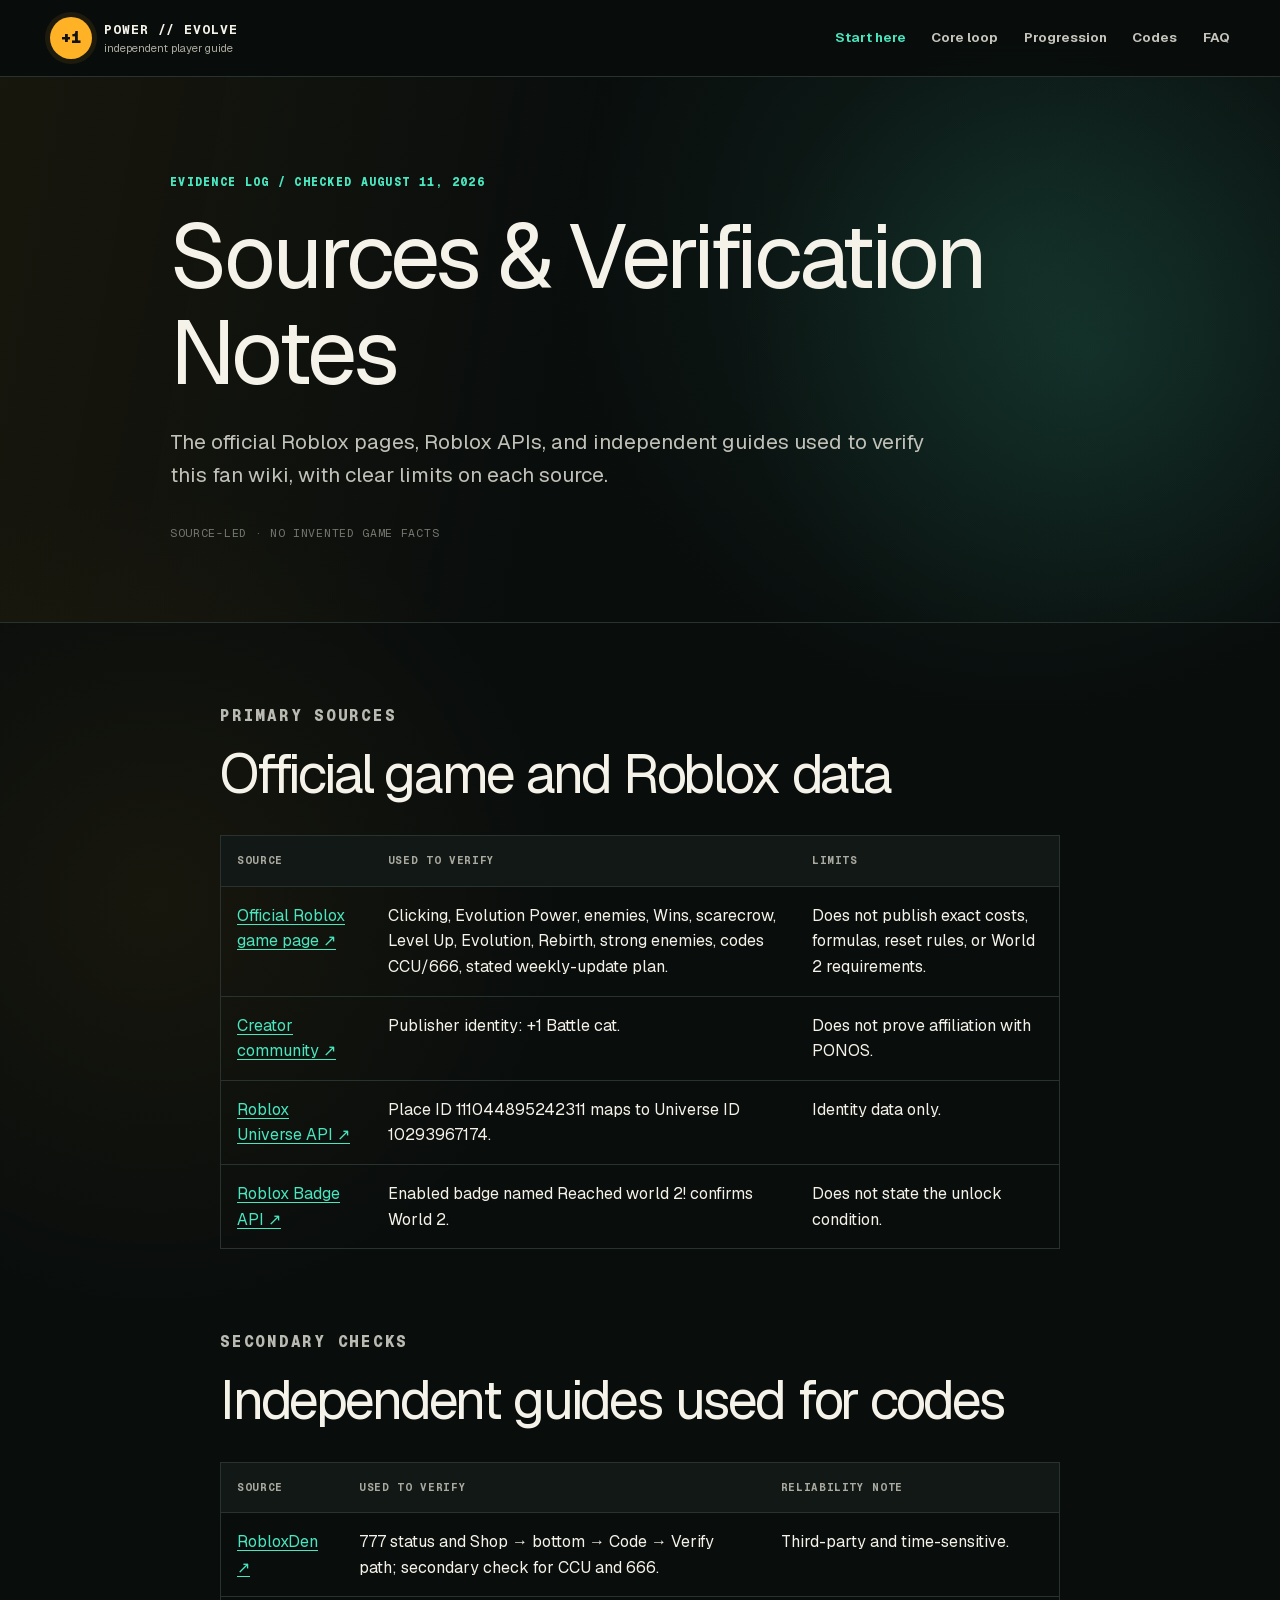
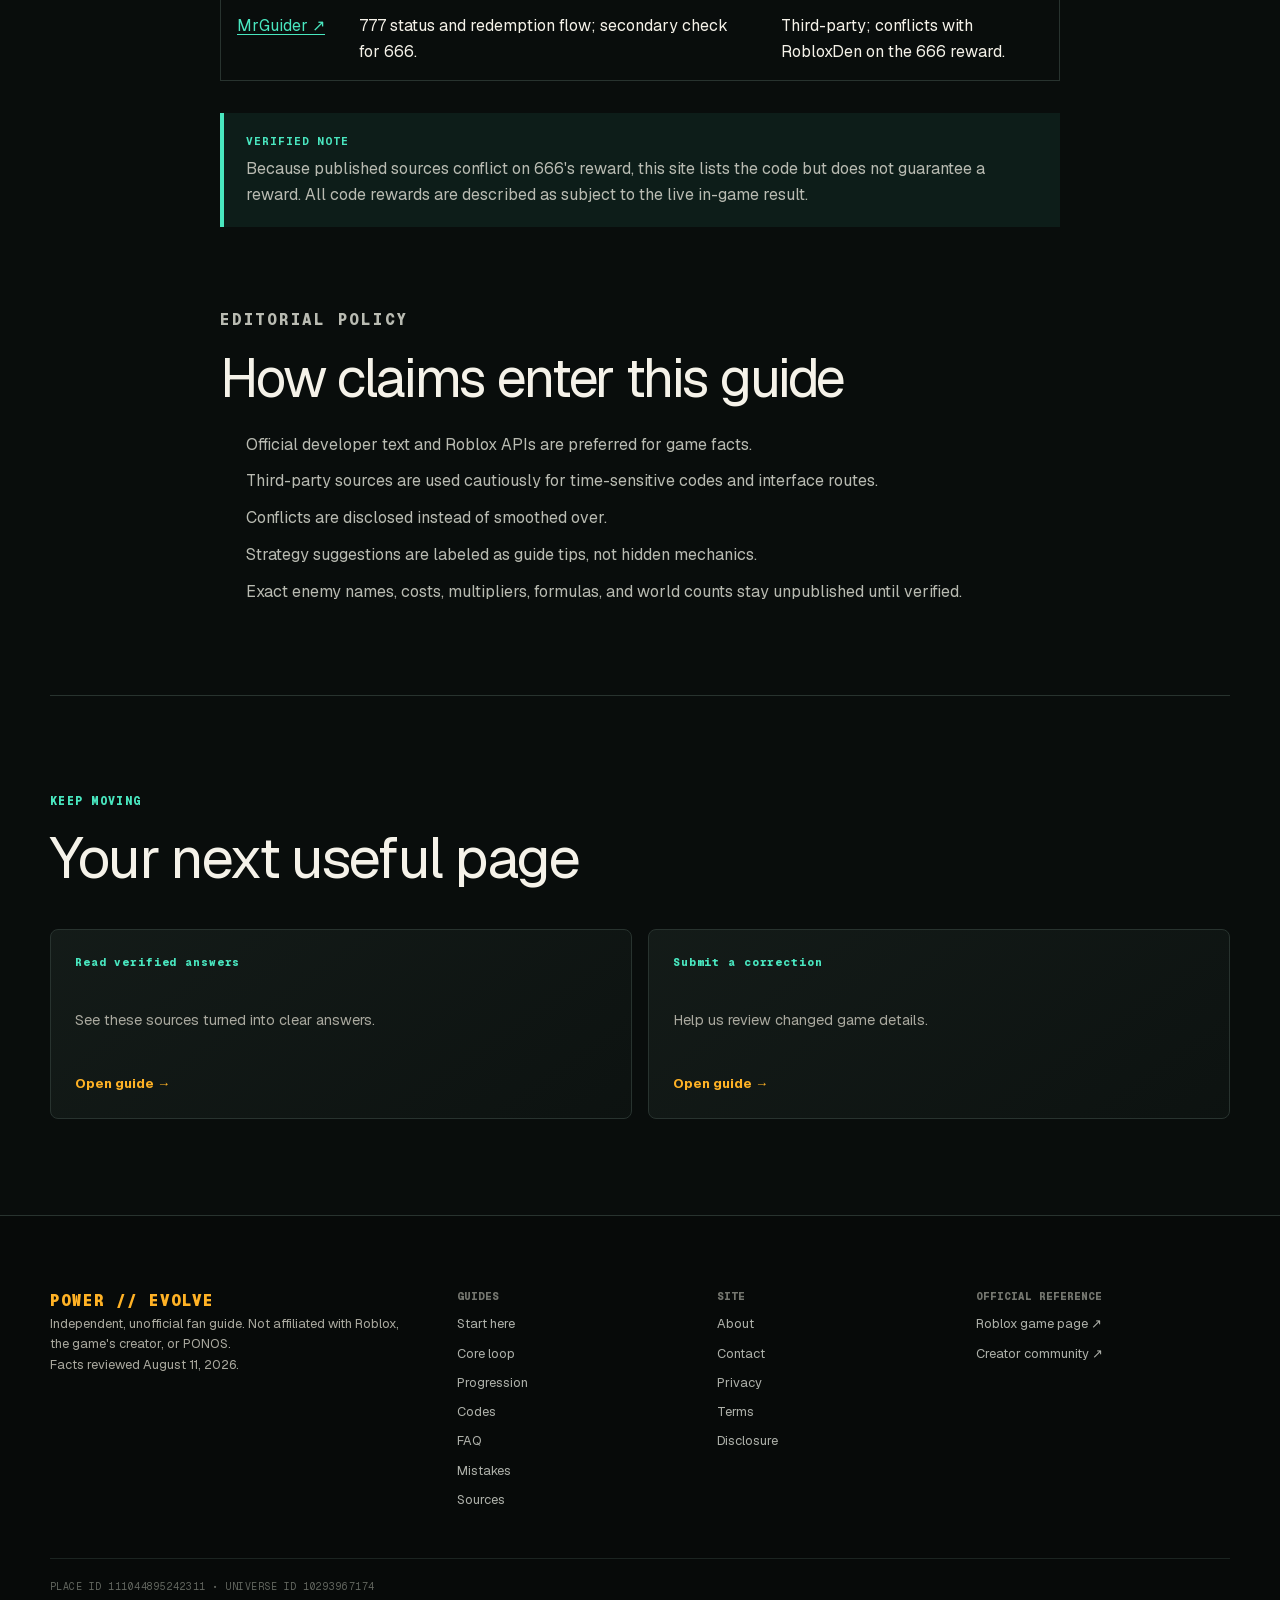
<file: sources/index.html>
<!DOCTYPE html><html lang="en"><head><meta charSet="utf-8"/><meta name="viewport" content="width=device-width, initial-scale=1"/><link rel="preload" href="/_next/static/media/797e433ab948586e-s.p.08e28id.o-okb.woff2" as="font" crossorigin="" type="font/woff2"/><link rel="preload" href="/_next/static/media/caa3a2e1cccd8315-s.p.09~u27dqhyhd6.woff2" as="font" crossorigin="" type="font/woff2"/><link rel="stylesheet" href="/_next/static/chunks/0t9qf1xxase9-.css" data-precedence="next"/><link rel="preload" as="script" fetchPriority="low" href="/_next/static/chunks/03xkck38_lpe..js"/><script src="/_next/static/chunks/07mk7.42u8w1s.js" async=""></script><script src="/_next/static/chunks/0.-t9l4~u11m_.js" async=""></script><script src="/_next/static/chunks/0wv_ut0x0s5ee.js" async=""></script><script src="/_next/static/chunks/turbopack-0l.7kyyd7jhz1.js" async=""></script><script src="/_next/static/chunks/0hd._cu5gy6cg.js" async=""></script><script src="/_next/static/chunks/0~bt8~2u--09_.js" async=""></script><meta name="next-size-adjust" content=""/><title>Sources &amp; Verification Notes | Battle Cat Power Wiki</title><meta name="description" content="The official Roblox pages, Roblox APIs, and independent guides used to verify this fan wiki, with clear limits on each source."/><meta name="application-name" content="Battle Cat Power Wiki"/><link rel="manifest" href="/manifest.webmanifest"/><link rel="canonical" href="https://plus1battlecatpowerevolution.wiki/sources/"/><meta property="og:title" content="Sources &amp; Verification Notes"/><meta property="og:description" content="The official Roblox pages, Roblox APIs, and independent guides used to verify this fan wiki, with clear limits on each source."/><meta property="og:url" content="https://plus1battlecatpowerevolution.wiki/sources/"/><meta property="og:site_name" content="+1 Battle Cat Power Evolution Wiki"/><meta property="og:image" content="https://plus1battlecatpowerevolution.wiki/og.png"/><meta property="og:image:width" content="1731"/><meta property="og:image:height" content="909"/><meta property="og:image:alt" content="+1 Battle Cat Power Evolution beginner guide"/><meta property="og:type" content="article"/><meta name="twitter:card" content="summary_large_image"/><meta name="twitter:title" content="Sources &amp; Verification Notes"/><meta name="twitter:description" content="The official Roblox pages, Roblox APIs, and independent guides used to verify this fan wiki, with clear limits on each source."/><meta name="twitter:image" content="https://plus1battlecatpowerevolution.wiki/og.png"/><link rel="shortcut icon" href="/images/battle-cat-icon.png"/><link rel="icon" href="/images/battle-cat-icon.png"/><link rel="apple-touch-icon" href="/icon-192.png"/><script src="/_next/static/chunks/03~yq9q893hmn.js" noModule=""></script></head><body class="geist_a71539c9-module__T19VSG__variable geist_mono_8d43a2aa-module__8Li5zG__variable"><div hidden=""><!--$--><!--/$--></div><a class="skip-link" href="#main-content">Skip to main content</a><header class="site-header"><div class="header-inner"><a class="brand" aria-label="Battle Cat Power Wiki home" href="/"><span class="brand-mark" aria-hidden="true">+1</span><span class="brand-copy"><strong>POWER // EVOLVE</strong><small>independent player guide</small></span></a><nav class="desktop-nav" aria-label="Primary navigation"><div class=""><a href="/beginner-guide/">Start here</a><a href="/gameplay-loop/">Core loop</a><a href="/progression/">Progression</a><a href="/codes/">Codes</a><a href="/faq/">FAQ</a></div></nav><details class="mobile-menu"><summary>Menu</summary><nav aria-label="Mobile navigation"><div class="mobile-links"><a href="/beginner-guide/">Start here</a><a href="/gameplay-loop/">Core loop</a><a href="/progression/">Progression</a><a href="/codes/">Codes</a><a href="/faq/">FAQ</a></div><a href="/mistakes/">Mistakes</a><a href="/sources/">Sources</a></nav></details></div></header><div id="main-content" tabindex="-1"><main><script type="application/ld+json">{"@context":"https://schema.org","@type":"Article","headline":"Sources & Verification Notes","description":"The official Roblox pages, Roblox APIs, and independent guides used to verify this fan wiki, with clear limits on each source.","mainEntityOfPage":"https://plus1battlecatpowerevolution.wiki/sources","author":{"@type":"Organization","name":"+1 Battle Cat Power Evolution Wiki"},"publisher":{"@type":"Organization","name":"+1 Battle Cat Power Evolution Wiki"}}</script><header class="guide-hero"><div class="guide-hero-inner"><p class="eyebrow">Evidence log / checked August 11, 2026</p><h1>Sources &amp; Verification Notes</h1><p class="guide-lede">The official Roblox pages, Roblox APIs, and independent guides used to verify this fan wiki, with clear limits on each source.</p><p class="reading-time">Source-led · no invented game facts</p></div></header><article class="article-shell"><section id="primary-sources"><p class="eyebrow">Primary sources</p><h2>Official game and Roblox data</h2><table class="source-table"><thead><tr><th>Source</th><th>Used to verify</th><th>Limits</th></tr></thead><tbody><tr><td><a href="https://www.roblox.com/games/111044895242311/1-Battle-Cat-Power-Evolution" target="_blank" rel="noreferrer">Official Roblox game page ↗</a></td><td>Clicking, Evolution Power, enemies, Wins, scarecrow, Level Up, Evolution, Rebirth, strong enemies, codes CCU/666, stated weekly-update plan.</td><td>Does not publish exact costs, formulas, reset rules, or World 2 requirements.</td></tr><tr><td><a href="https://www.roblox.com/communities/943021972/1-Battle-cat" target="_blank" rel="noreferrer">Creator community ↗</a></td><td>Publisher identity: +1 Battle cat.</td><td>Does not prove affiliation with PONOS.</td></tr><tr><td><a href="https://apis.roblox.com/universes/v1/places/111044895242311/universe" target="_blank" rel="noreferrer">Roblox Universe API ↗</a></td><td>Place ID <!-- -->111044895242311<!-- --> maps to Universe ID <!-- -->10293967174<!-- -->.</td><td>Identity data only.</td></tr><tr><td><a href="https://badges.roblox.com/v1/universes/10293967174/badges?limit=100&amp;sortOrder=Asc" target="_blank" rel="noreferrer">Roblox Badge API ↗</a></td><td>Enabled badge named Reached world 2! confirms World 2.</td><td>Does not state the unlock condition.</td></tr></tbody></table></section><section id="secondary-sources"><p class="eyebrow">Secondary checks</p><h2>Independent guides used for codes</h2><table class="source-table"><thead><tr><th>Source</th><th>Used to verify</th><th>Reliability note</th></tr></thead><tbody><tr><td><a href="https://robloxden.com/game-codes/battle-cat-power-evolution" target="_blank" rel="noreferrer">RobloxDen ↗</a></td><td>777 status and Shop → bottom → Code → Verify path; secondary check for CCU and 666.</td><td>Third-party and time-sensitive.</td></tr><tr><td><a href="https://www.mrguider.org/roblox/1-battle-cat-power-evolution-codes/" target="_blank" rel="noreferrer">MrGuider ↗</a></td><td>777 status and redemption flow; secondary check for 666.</td><td>Third-party; conflicts with RobloxDen on the 666 reward.</td></tr></tbody></table><aside class="fact-note"><strong>Verified note</strong><p>Because published sources conflict on 666&#x27;s reward, this site lists the code but does not guarantee a reward. All code rewards are described as subject to the live in-game result.</p></aside></section><section id="editorial-policy"><p class="eyebrow">Editorial policy</p><h2>How claims enter this guide</h2><ul><li>Official developer text and Roblox APIs are preferred for game facts.</li><li>Third-party sources are used cautiously for time-sensitive codes and interface routes.</li><li>Conflicts are disclosed instead of smoothed over.</li><li>Strategy suggestions are labeled as guide tips, not hidden mechanics.</li><li>Exact enemy names, costs, multipliers, formulas, and world counts stay unpublished until verified.</li></ul></section></article><aside class="next-guides" aria-labelledby="next-guides-title"><div class="section-heading"><p class="eyebrow">Keep moving</p><h2 id="next-guides-title">Your next useful page</h2></div><div class="card-grid"><a class="link-card" href="/faq/"><span>Read verified answers</span><p>See these sources turned into clear answers.</p><strong>Open guide <span aria-hidden="true">→</span></strong></a><a class="link-card" href="/contact/"><span>Submit a correction</span><p>Help us review changed game details.</p><strong>Open guide <span aria-hidden="true">→</span></strong></a></div></aside></main><!--$--><!--/$--></div><footer class="site-footer"><div class="footer-grid"><div class="footer-intro"><p class="footer-brand">POWER // EVOLVE</p><p>Independent, unofficial fan guide. Not affiliated with Roblox, the game&#x27;s creator, or PONOS.</p><p class="checked">Facts reviewed <!-- -->August 11, 2026<!-- -->.</p></div><nav aria-label="Guide links"><p class="footer-heading">Guides</p><a href="/beginner-guide/">Start here</a><a href="/gameplay-loop/">Core loop</a><a href="/progression/">Progression</a><a href="/codes/">Codes</a><a href="/faq/">FAQ</a><a href="/mistakes/">Mistakes</a><a href="/sources/">Sources</a></nav><nav aria-label="Site links"><p class="footer-heading">Site</p><a href="/about/">About</a><a href="/contact/">Contact</a><a href="/privacy/">Privacy</a><a href="/terms/">Terms</a><a href="/disclosure/">Disclosure</a></nav><div><p class="footer-heading">Official reference</p><a href="https://www.roblox.com/games/111044895242311/1-Battle-Cat-Power-Evolution" target="_blank" rel="noreferrer">Roblox game page <span aria-hidden="true">↗</span></a><a href="https://www.roblox.com/communities/943021972/1-Battle-cat" target="_blank" rel="noreferrer">Creator community <span aria-hidden="true">↗</span></a></div></div><p class="footer-bottom">Place ID <!-- -->111044895242311<!-- --> <span aria-hidden="true">•</span> Universe ID <!-- -->10293967174</p></footer><script src="/_next/static/chunks/03xkck38_lpe..js" id="_R_" async=""></script><script>(self.__next_f=self.__next_f||[]).push([0])</script><script>self.__next_f.push([1,"1:\"$Sreact.fragment\"\n2:I[77263,[\"/_next/static/chunks/0hd._cu5gy6cg.js\",\"/_next/static/chunks/0~bt8~2u--09_.js\"],\"\"]\n3:I[3965,[\"/_next/static/chunks/0hd._cu5gy6cg.js\",\"/_next/static/chunks/0~bt8~2u--09_.js\"],\"default\"]\n4:I[34214,[\"/_next/static/chunks/0hd._cu5gy6cg.js\",\"/_next/static/chunks/0~bt8~2u--09_.js\"],\"default\"]\nc:I[68066,[\"/_next/static/chunks/0hd._cu5gy6cg.js\",\"/_next/static/chunks/0~bt8~2u--09_.js\"],\"default\",1]\n:HL[\"/_next/static/chunks/0t9qf1xxase9-.css\",\"style\"]\n:HL[\"/_next/static/media/797e433ab948586e-s.p.08e28id.o-okb.woff2\",\"font\",{\"crossOrigin\":\"\",\"type\":\"font/woff2\"}]\n:HL[\"/_next/static/media/caa3a2e1cccd8315-s.p.09~u27dqhyhd6.woff2\",\"font\",{\"crossOrigin\":\"\",\"type\":\"font/woff2\"}]\n"])</script><script>self.__next_f.push([1,"0:{\"P\":null,\"c\":[\"\",\"sources\",\"\"],\"q\":\"\",\"i\":false,\"f\":[[[\"\",{\"children\":[\"sources\",{\"children\":[\"__PAGE__\",{}]}]},\"$undefined\",\"$undefined\",16],[[\"$\",\"$1\",\"c\",{\"children\":[[[\"$\",\"link\",\"0\",{\"rel\":\"stylesheet\",\"href\":\"/_next/static/chunks/0t9qf1xxase9-.css\",\"precedence\":\"next\",\"crossOrigin\":\"$undefined\",\"nonce\":\"$undefined\"}],[\"$\",\"script\",\"script-0\",{\"src\":\"/_next/static/chunks/0hd._cu5gy6cg.js\",\"async\":true,\"nonce\":\"$undefined\"}],[\"$\",\"script\",\"script-1\",{\"src\":\"/_next/static/chunks/0~bt8~2u--09_.js\",\"async\":true,\"nonce\":\"$undefined\"}]],[\"$\",\"html\",null,{\"lang\":\"en\",\"children\":[\"$\",\"body\",null,{\"className\":\"geist_a71539c9-module__T19VSG__variable geist_mono_8d43a2aa-module__8Li5zG__variable\",\"children\":[[\"$\",\"a\",null,{\"className\":\"skip-link\",\"href\":\"#main-content\",\"children\":\"Skip to main content\"}],[\"$\",\"header\",null,{\"className\":\"site-header\",\"children\":[\"$\",\"div\",null,{\"className\":\"header-inner\",\"children\":[[\"$\",\"$L2\",null,{\"className\":\"brand\",\"href\":\"/\",\"aria-label\":\"Battle Cat Power Wiki home\",\"children\":[[\"$\",\"span\",null,{\"className\":\"brand-mark\",\"aria-hidden\":\"true\",\"children\":\"+1\"}],[\"$\",\"span\",null,{\"className\":\"brand-copy\",\"children\":[[\"$\",\"strong\",null,{\"children\":\"POWER // EVOLVE\"}],[\"$\",\"small\",null,{\"children\":\"independent player guide\"}]]}]]}],[\"$\",\"nav\",null,{\"className\":\"desktop-nav\",\"aria-label\":\"Primary navigation\",\"children\":[\"$\",\"div\",null,{\"className\":\"\",\"children\":[[\"$\",\"$L2\",\"/beginner-guide\",{\"href\":\"/beginner-guide\",\"children\":\"Start here\"}],[\"$\",\"$L2\",\"/gameplay-loop\",{\"href\":\"/gameplay-loop\",\"children\":\"Core loop\"}],[\"$\",\"$L2\",\"/progression\",{\"href\":\"/progression\",\"children\":\"Progression\"}],[\"$\",\"$L2\",\"/codes\",{\"href\":\"/codes\",\"children\":\"Codes\"}],[\"$\",\"$L2\",\"/faq\",{\"href\":\"/faq\",\"children\":\"FAQ\"}]]}]}],[\"$\",\"details\",null,{\"className\":\"mobile-menu\",\"children\":[[\"$\",\"summary\",null,{\"children\":\"Menu\"}],[\"$\",\"nav\",null,{\"aria-label\":\"Mobile navigation\",\"children\":[[\"$\",\"div\",null,{\"className\":\"mobile-links\",\"children\":[[\"$\",\"$L2\",\"/beginner-guide\",{\"href\":\"/beginner-guide\",\"children\":\"Start here\"}],[\"$\",\"$L2\",\"/gameplay-loop\",{\"href\":\"/gameplay-loop\",\"children\":\"Core loop\"}],[\"$\",\"$L2\",\"/progression\",{\"href\":\"/progression\",\"children\":\"Progression\"}],[\"$\",\"$L2\",\"/codes\",{\"href\":\"/codes\",\"children\":\"Codes\"}],[\"$\",\"$L2\",\"/faq\",{\"href\":\"/faq\",\"children\":\"FAQ\"}]]}],[\"$\",\"$L2\",null,{\"href\":\"/mistakes\",\"children\":\"Mistakes\"}],[\"$\",\"$L2\",null,{\"href\":\"/sources\",\"children\":\"Sources\"}]]}]]}]]}]}],[\"$\",\"div\",null,{\"id\":\"main-content\",\"tabIndex\":-1,\"children\":[\"$\",\"$L3\",null,{\"parallelRouterKey\":\"children\",\"error\":\"$undefined\",\"errorStyles\":\"$undefined\",\"errorScripts\":\"$undefined\",\"template\":[\"$\",\"$L4\",null,{}],\"templateStyles\":\"$undefined\",\"templateScripts\":\"$undefined\",\"notFound\":[[\"$\",\"main\",null,{\"className\":\"not-found\",\"children\":[\"$\",\"div\",null,{\"className\":\"not-found-inner\",\"children\":[[\"$\",\"p\",null,{\"className\":\"not-found-code\",\"children\":\"404\"}],[\"$\",\"h1\",null,{\"children\":\"This route lost the loop.\"}],[\"$\",\"p\",null,{\"children\":\"The page may have moved. Rejoin the verified beginner route and keep progressing.\"}],[\"$\",\"$L2\",null,{\"className\":\"button button-primary\",\"href\":\"/beginner-guide\",\"children\":\"Open the beginner guide →\"}]]}]}],[]],\"forbidden\":\"$undefined\",\"unauthorized\":\"$undefined\"}]}],[\"$\",\"footer\",null,{\"className\":\"site-footer\",\"children\":[[\"$\",\"div\",null,{\"className\":\"footer-grid\",\"children\":[[\"$\",\"div\",null,{\"className\":\"footer-intro\",\"children\":[[\"$\",\"p\",null,{\"className\":\"footer-brand\",\"children\":\"POWER // EVOLVE\"}],[\"$\",\"p\",null,{\"children\":\"Independent, unofficial fan guide. Not affiliated with Roblox, the game's creator, or PONOS.\"}],[\"$\",\"p\",null,{\"className\":\"checked\",\"children\":[\"Facts reviewed \",\"August 11, 2026\",\".\"]}]]}],[\"$\",\"nav\",null,{\"aria-label\":\"Guide links\",\"children\":[[\"$\",\"p\",null,{\"className\":\"footer-heading\",\"children\":\"Guides\"}],[[\"$\",\"$L2\",\"/beginner-guide\",{\"href\":\"/beginner-guide\",\"children\":\"Start here\"}],[\"$\",\"$L2\",\"/gameplay-loop\",{\"href\":\"/gameplay-loop\",\"children\":\"Core loop\"}],[\"$\",\"$L2\",\"/progression\",{\"href\":\"/progression\",\"children\":\"Progression\"}],[\"$\",\"$L2\",\"/codes\",{\"href\":\"/codes\",\"children\":\"Codes\"}],[\"$\",\"$L2\",\"/faq\",{\"href\":\"/faq\",\"children\":\"FAQ\"}],[\"$\",\"$L2\",\"/mistakes\",{\"href\":\"/mistakes\",\"children\":\"Mistakes\"}],[\"$\",\"$L2\",\"/sources\",{\"href\":\"/sources\",\"children\":\"Sources\"}]]]}],[\"$\",\"nav\",null,{\"aria-label\":\"Site links\",\"children\":[[\"$\",\"p\",null,{\"className\":\"footer-heading\",\"children\":\"Site\"}],[[\"$\",\"$L2\",\"/about\",{\"href\":\"/about\",\"children\":\"About\"}],[\"$\",\"$L2\",\"/contact\",{\"href\":\"/contact\",\"children\":\"Contact\"}],[\"$\",\"$L2\",\"/privacy\",{\"href\":\"/privacy\",\"children\":\"Privacy\"}],[\"$\",\"$L2\",\"/terms\",{\"href\":\"/terms\",\"children\":\"Terms\"}],[\"$\",\"$L2\",\"/disclosure\",{\"href\":\"/disclosure\",\"children\":\"Disclosure\"}]]]}],[\"$\",\"div\",null,{\"children\":[[\"$\",\"p\",null,{\"className\":\"footer-heading\",\"children\":\"Official reference\"}],[\"$\",\"a\",null,{\"href\":\"https://www.roblox.com/games/111044895242311/1-Battle-Cat-Power-Evolution\",\"target\":\"_blank\",\"rel\":\"noreferrer\",\"children\":[\"Roblox game page \",\"$L5\"]}],\"$L6\"]}]]}],\"$L7\"]}]]}]}]]}],{\"children\":[\"$L8\",{\"children\":[\"$L9\",{},null,false,null]},null,false,\"$@a\"]},null,false,null],\"$Lb\",false]],\"m\":\"$undefined\",\"G\":[\"$c\",[\"$Ld\"]],\"S\":true,\"h\":null,\"s\":\"$undefined\",\"l\":\"$undefined\",\"p\":\"$undefined\",\"d\":\"$undefined\",\"b\":\"l3Jk9w14Cx00iwnd-M60k\"}\n"])</script><script>self.__next_f.push([1,"15:I[53125,[\"/_next/static/chunks/0hd._cu5gy6cg.js\",\"/_next/static/chunks/0~bt8~2u--09_.js\"],\"ViewportBoundary\"]\n17:I[53125,[\"/_next/static/chunks/0hd._cu5gy6cg.js\",\"/_next/static/chunks/0~bt8~2u--09_.js\"],\"MetadataBoundary\"]\n18:\"$Sreact.suspense\"\n5:[\"$\",\"span\",null,{\"aria-hidden\":\"true\",\"children\":\"↗\"}]\n6:[\"$\",\"a\",null,{\"href\":\"https://www.roblox.com/communities/943021972/1-Battle-cat\",\"target\":\"_blank\",\"rel\":\"noreferrer\",\"children\":[\"Creator community \",[\"$\",\"span\",null,{\"aria-hidden\":\"true\",\"children\":\"↗\"}]]}]\n7:[\"$\",\"p\",null,{\"className\":\"footer-bottom\",\"children\":[\"Place ID \",\"111044895242311\",\" \",[\"$\",\"span\",null,{\"aria-hidden\":\"true\",\"children\":\"•\"}],\" Universe ID \",\"10293967174\"]}]\n8:[\"$\",\"$1\",\"c\",{\"children\":[null,[\"$\",\"$L3\",null,{\"parallelRouterKey\":\"children\",\"error\":\"$undefined\",\"errorStyles\":\"$undefined\",\"errorScripts\":\"$undefined\",\"template\":[\"$\",\"$L4\",null,{}],\"templateStyles\":\"$undefined\",\"templateScripts\":\"$undefined\",\"notFound\":\"$undefined\",\"forbidden\":\"$undefined\",\"unauthorized\":\"$undefined\"}]]}]\n"])</script><script>self.__next_f.push([1,"9:[\"$\",\"$1\",\"c\",{\"children\":[[\"$\",\"main\",null,{\"children\":[[\"$\",\"script\",null,{\"type\":\"application/ld+json\",\"dangerouslySetInnerHTML\":{\"__html\":\"{\\\"@context\\\":\\\"https://schema.org\\\",\\\"@type\\\":\\\"Article\\\",\\\"headline\\\":\\\"Sources \u0026 Verification Notes\\\",\\\"description\\\":\\\"The official Roblox pages, Roblox APIs, and independent guides used to verify this fan wiki, with clear limits on each source.\\\",\\\"mainEntityOfPage\\\":\\\"https://plus1battlecatpowerevolution.wiki/sources\\\",\\\"author\\\":{\\\"@type\\\":\\\"Organization\\\",\\\"name\\\":\\\"+1 Battle Cat Power Evolution Wiki\\\"},\\\"publisher\\\":{\\\"@type\\\":\\\"Organization\\\",\\\"name\\\":\\\"+1 Battle Cat Power Evolution Wiki\\\"}}\"}}],[\"$\",\"header\",null,{\"className\":\"guide-hero\",\"children\":[\"$\",\"div\",null,{\"className\":\"guide-hero-inner\",\"children\":[[\"$\",\"p\",null,{\"className\":\"eyebrow\",\"children\":\"Evidence log / checked August 11, 2026\"}],[\"$\",\"h1\",null,{\"children\":\"Sources \u0026 Verification Notes\"}],[\"$\",\"p\",null,{\"className\":\"guide-lede\",\"children\":\"The official Roblox pages, Roblox APIs, and independent guides used to verify this fan wiki, with clear limits on each source.\"}],[\"$\",\"p\",null,{\"className\":\"reading-time\",\"children\":\"Source-led · no invented game facts\"}]]}]}],[\"$\",\"article\",null,{\"className\":\"article-shell\",\"children\":[[\"$\",\"section\",null,{\"id\":\"primary-sources\",\"children\":[[\"$\",\"p\",null,{\"className\":\"eyebrow\",\"children\":\"Primary sources\"}],[\"$\",\"h2\",null,{\"children\":\"Official game and Roblox data\"}],[\"$\",\"table\",null,{\"className\":\"source-table\",\"children\":[[\"$\",\"thead\",null,{\"children\":[\"$\",\"tr\",null,{\"children\":[[\"$\",\"th\",null,{\"children\":\"Source\"}],[\"$\",\"th\",null,{\"children\":\"Used to verify\"}],[\"$\",\"th\",null,{\"children\":\"Limits\"}]]}]}],[\"$\",\"tbody\",null,{\"children\":[[\"$\",\"tr\",null,{\"children\":[[\"$\",\"td\",null,{\"children\":[\"$\",\"a\",null,{\"href\":\"https://www.roblox.com/games/111044895242311/1-Battle-Cat-Power-Evolution\",\"target\":\"_blank\",\"rel\":\"noreferrer\",\"children\":\"Official Roblox game page ↗\"}]}],[\"$\",\"td\",null,{\"children\":\"Clicking, Evolution Power, enemies, Wins, scarecrow, Level Up, Evolution, Rebirth, strong enemies, codes CCU/666, stated weekly-update plan.\"}],[\"$\",\"td\",null,{\"children\":\"Does not publish exact costs, formulas, reset rules, or World 2 requirements.\"}]]}],[\"$\",\"tr\",null,{\"children\":[[\"$\",\"td\",null,{\"children\":[\"$\",\"a\",null,{\"href\":\"https://www.roblox.com/communities/943021972/1-Battle-cat\",\"target\":\"_blank\",\"rel\":\"noreferrer\",\"children\":\"Creator community ↗\"}]}],[\"$\",\"td\",null,{\"children\":\"Publisher identity: +1 Battle cat.\"}],[\"$\",\"td\",null,{\"children\":\"Does not prove affiliation with PONOS.\"}]]}],[\"$\",\"tr\",null,{\"children\":[[\"$\",\"td\",null,{\"children\":[\"$\",\"a\",null,{\"href\":\"https://apis.roblox.com/universes/v1/places/111044895242311/universe\",\"target\":\"_blank\",\"rel\":\"noreferrer\",\"children\":\"Roblox Universe API ↗\"}]}],[\"$\",\"td\",null,{\"children\":[\"Place ID \",\"111044895242311\",\" maps to Universe ID \",\"10293967174\",\".\"]}],[\"$\",\"td\",null,{\"children\":\"Identity data only.\"}]]}],[\"$\",\"tr\",null,{\"children\":[[\"$\",\"td\",null,{\"children\":[\"$\",\"a\",null,{\"href\":\"https://badges.roblox.com/v1/universes/10293967174/badges?limit=100\u0026sortOrder=Asc\",\"target\":\"_blank\",\"rel\":\"noreferrer\",\"children\":\"Roblox Badge API ↗\"}]}],[\"$\",\"td\",null,{\"children\":\"Enabled badge named Reached world 2! confirms World 2.\"}],[\"$\",\"td\",null,{\"children\":\"Does not state the unlock condition.\"}]]}]]}]]}]]}],[\"$\",\"section\",null,{\"id\":\"secondary-sources\",\"children\":[[\"$\",\"p\",null,{\"className\":\"eyebrow\",\"children\":\"Secondary checks\"}],[\"$\",\"h2\",null,{\"children\":\"Independent guides used for codes\"}],[\"$\",\"table\",null,{\"className\":\"source-table\",\"children\":[[\"$\",\"thead\",null,{\"children\":[\"$\",\"tr\",null,{\"children\":[[\"$\",\"th\",null,{\"children\":\"Source\"}],[\"$\",\"th\",null,{\"children\":\"Used to verify\"}],[\"$\",\"th\",null,{\"children\":\"Reliability note\"}]]}]}],[\"$\",\"tbody\",null,{\"children\":[[\"$\",\"tr\",null,{\"children\":[[\"$\",\"td\",null,{\"children\":[\"$\",\"a\",null,{\"href\":\"https://robloxden.com/game-codes/battle-cat-power-evolution\",\"target\":\"_blank\",\"rel\":\"noreferrer\",\"children\":\"RobloxDen ↗\"}]}],[\"$\",\"td\",null,{\"children\":\"777 status and Shop → bottom → Code → Verify path; secondary check for CCU and 666.\"}],[\"$\",\"td\",null,{\"children\":\"Third-party and time-sensitive.\"}]]}],[\"$\",\"tr\",null,{\"children\":[[\"$\",\"td\",null,{\"children\":[\"$\",\"a\",null,{\"href\":\"https://www.mrguider.org/roblox/1-battle-cat-power-evolution-codes/\",\"target\":\"_blank\",\"rel\":\"noreferrer\",\"children\":\"MrGuider ↗\"}]}],\"$Le\",\"$Lf\"]}]]}]]}],\"$L10\"]}],\"$L11\"]}],\"$L12\"]}],null,\"$L13\"]}]\n"])</script><script>self.__next_f.push([1,"14:[]\na:\"$W14\"\nb:[\"$\",\"$1\",\"h\",{\"children\":[null,[\"$\",\"$L15\",null,{\"children\":\"$L16\"}],[\"$\",\"div\",null,{\"hidden\":true,\"children\":[\"$\",\"$L17\",null,{\"children\":[\"$\",\"$18\",null,{\"name\":\"Next.Metadata\",\"children\":\"$L19\"}]}]}],[\"$\",\"meta\",null,{\"name\":\"next-size-adjust\",\"content\":\"\"}]]}]\nd:[\"$\",\"link\",\"0\",{\"rel\":\"stylesheet\",\"href\":\"/_next/static/chunks/0t9qf1xxase9-.css\",\"precedence\":\"next\",\"crossOrigin\":\"$undefined\",\"nonce\":\"$undefined\"}]\n"])</script><script>self.__next_f.push([1,"1a:I[53125,[\"/_next/static/chunks/0hd._cu5gy6cg.js\",\"/_next/static/chunks/0~bt8~2u--09_.js\"],\"OutletBoundary\"]\ne:[\"$\",\"td\",null,{\"children\":\"777 status and redemption flow; secondary check for 666.\"}]\nf:[\"$\",\"td\",null,{\"children\":\"Third-party; conflicts with RobloxDen on the 666 reward.\"}]\n10:[\"$\",\"aside\",null,{\"className\":\"fact-note\",\"children\":[[\"$\",\"strong\",null,{\"children\":\"Verified note\"}],[\"$\",\"p\",null,{\"children\":\"Because published sources conflict on 666's reward, this site lists the code but does not guarantee a reward. All code rewards are described as subject to the live in-game result.\"}]]}]\n11:[\"$\",\"section\",null,{\"id\":\"editorial-policy\",\"children\":[[\"$\",\"p\",null,{\"className\":\"eyebrow\",\"children\":\"Editorial policy\"}],[\"$\",\"h2\",null,{\"children\":\"How claims enter this guide\"}],[\"$\",\"ul\",null,{\"children\":[[\"$\",\"li\",null,{\"children\":\"Official developer text and Roblox APIs are preferred for game facts.\"}],[\"$\",\"li\",null,{\"children\":\"Third-party sources are used cautiously for time-sensitive codes and interface routes.\"}],[\"$\",\"li\",null,{\"children\":\"Conflicts are disclosed instead of smoothed over.\"}],[\"$\",\"li\",null,{\"children\":\"Strategy suggestions are labeled as guide tips, not hidden mechanics.\"}],[\"$\",\"li\",null,{\"children\":\"Exact enemy names, costs, multipliers, formulas, and world counts stay unpublished until verified.\"}]]}]]}]\n12:[\"$\",\"aside\",null,{\"className\":\"next-guides\",\"aria-labelledby\":\"next-guides-title\",\"children\":[[\"$\",\"div\",null,{\"className\":\"section-heading\",\"children\":[[\"$\",\"p\",null,{\"className\":\"eyebrow\",\"children\":\"Keep moving\"}],[\"$\",\"h2\",null,{\"id\":\"next-guides-title\",\"children\":\"Your next useful page\"}]]}],[\"$\",\"div\",null,{\"className\":\"card-grid\",\"children\":[[\"$\",\"$L2\",\"/faq\",{\"className\":\"link-card\",\"href\":\"/faq\",\"children\":[[\"$\",\"span\",null,{\"children\":\"Read verified answers\"}],[\"$\",\"p\",null,{\"children\":\"See these sources turned into clear answers.\"}],[\"$\",\"strong\",null,{\"children\":[\"Open guide \",[\"$\",\"span\",null,{\"aria-hidden\":\"true\",\"children\":\"→\"}]]}]]}],[\"$\",\"$L2\",\"/contact\",{\"className\":\"link-card\",\"href\":\"/contact\",\"children\":[[\"$\",\"span\",null,{\"children\":\"Submit a correction\"}],[\"$\",\"p\",null,{\"children\":\"Help us review changed game details.\"}],[\"$\",\"strong\",null,{\"children\":[\"Open guide \",[\"$\",\"span\",null,{\"aria-hidden\":\"true\",\"children\":\"→\"}]]}]]}]]}]]}]\n13:[\"$\",\"$L1a\",null,{\"children\":[\"$\",\"$18\",null,{\"name\":\"Next.MetadataOutlet\",\"children\":\"$@1b\"}]}]\n"])</script><script>self.__next_f.push([1,"16:[[\"$\",\"meta\",\"0\",{\"charSet\":\"utf-8\"}],[\"$\",\"meta\",\"1\",{\"name\":\"viewport\",\"content\":\"width=device-width, initial-scale=1\"}]]\n"])</script><script>self.__next_f.push([1,"1c:I[19407,[\"/_next/static/chunks/0hd._cu5gy6cg.js\",\"/_next/static/chunks/0~bt8~2u--09_.js\"],\"IconMark\"]\n"])</script><script>self.__next_f.push([1,"19:[[\"$\",\"title\",\"0\",{\"children\":\"Sources \u0026 Verification Notes | Battle Cat Power Wiki\"}],[\"$\",\"meta\",\"1\",{\"name\":\"description\",\"content\":\"The official Roblox pages, Roblox APIs, and independent guides used to verify this fan wiki, with clear limits on each source.\"}],[\"$\",\"meta\",\"2\",{\"name\":\"application-name\",\"content\":\"Battle Cat Power Wiki\"}],[\"$\",\"link\",\"3\",{\"rel\":\"manifest\",\"href\":\"/manifest.webmanifest\",\"crossOrigin\":\"$undefined\"}],[\"$\",\"link\",\"4\",{\"rel\":\"canonical\",\"href\":\"https://plus1battlecatpowerevolution.wiki/sources/\"}],[\"$\",\"meta\",\"5\",{\"property\":\"og:title\",\"content\":\"Sources \u0026 Verification Notes\"}],[\"$\",\"meta\",\"6\",{\"property\":\"og:description\",\"content\":\"The official Roblox pages, Roblox APIs, and independent guides used to verify this fan wiki, with clear limits on each source.\"}],[\"$\",\"meta\",\"7\",{\"property\":\"og:url\",\"content\":\"https://plus1battlecatpowerevolution.wiki/sources/\"}],[\"$\",\"meta\",\"8\",{\"property\":\"og:site_name\",\"content\":\"+1 Battle Cat Power Evolution Wiki\"}],[\"$\",\"meta\",\"9\",{\"property\":\"og:image\",\"content\":\"https://plus1battlecatpowerevolution.wiki/og.png\"}],[\"$\",\"meta\",\"10\",{\"property\":\"og:image:width\",\"content\":\"1731\"}],[\"$\",\"meta\",\"11\",{\"property\":\"og:image:height\",\"content\":\"909\"}],[\"$\",\"meta\",\"12\",{\"property\":\"og:image:alt\",\"content\":\"+1 Battle Cat Power Evolution beginner guide\"}],[\"$\",\"meta\",\"13\",{\"property\":\"og:type\",\"content\":\"article\"}],[\"$\",\"meta\",\"14\",{\"name\":\"twitter:card\",\"content\":\"summary_large_image\"}],[\"$\",\"meta\",\"15\",{\"name\":\"twitter:title\",\"content\":\"Sources \u0026 Verification Notes\"}],[\"$\",\"meta\",\"16\",{\"name\":\"twitter:description\",\"content\":\"The official Roblox pages, Roblox APIs, and independent guides used to verify this fan wiki, with clear limits on each source.\"}],[\"$\",\"meta\",\"17\",{\"name\":\"twitter:image\",\"content\":\"https://plus1battlecatpowerevolution.wiki/og.png\"}],[\"$\",\"link\",\"18\",{\"rel\":\"shortcut icon\",\"href\":\"/images/battle-cat-icon.png\"}],[\"$\",\"link\",\"19\",{\"rel\":\"icon\",\"href\":\"/images/battle-cat-icon.png\"}],[\"$\",\"link\",\"20\",{\"rel\":\"apple-touch-icon\",\"href\":\"/icon-192.png\"}],[\"$\",\"$L1c\",\"21\",{}]]\n"])</script><script>self.__next_f.push([1,"1b:null\n"])</script></body></html>
</file>
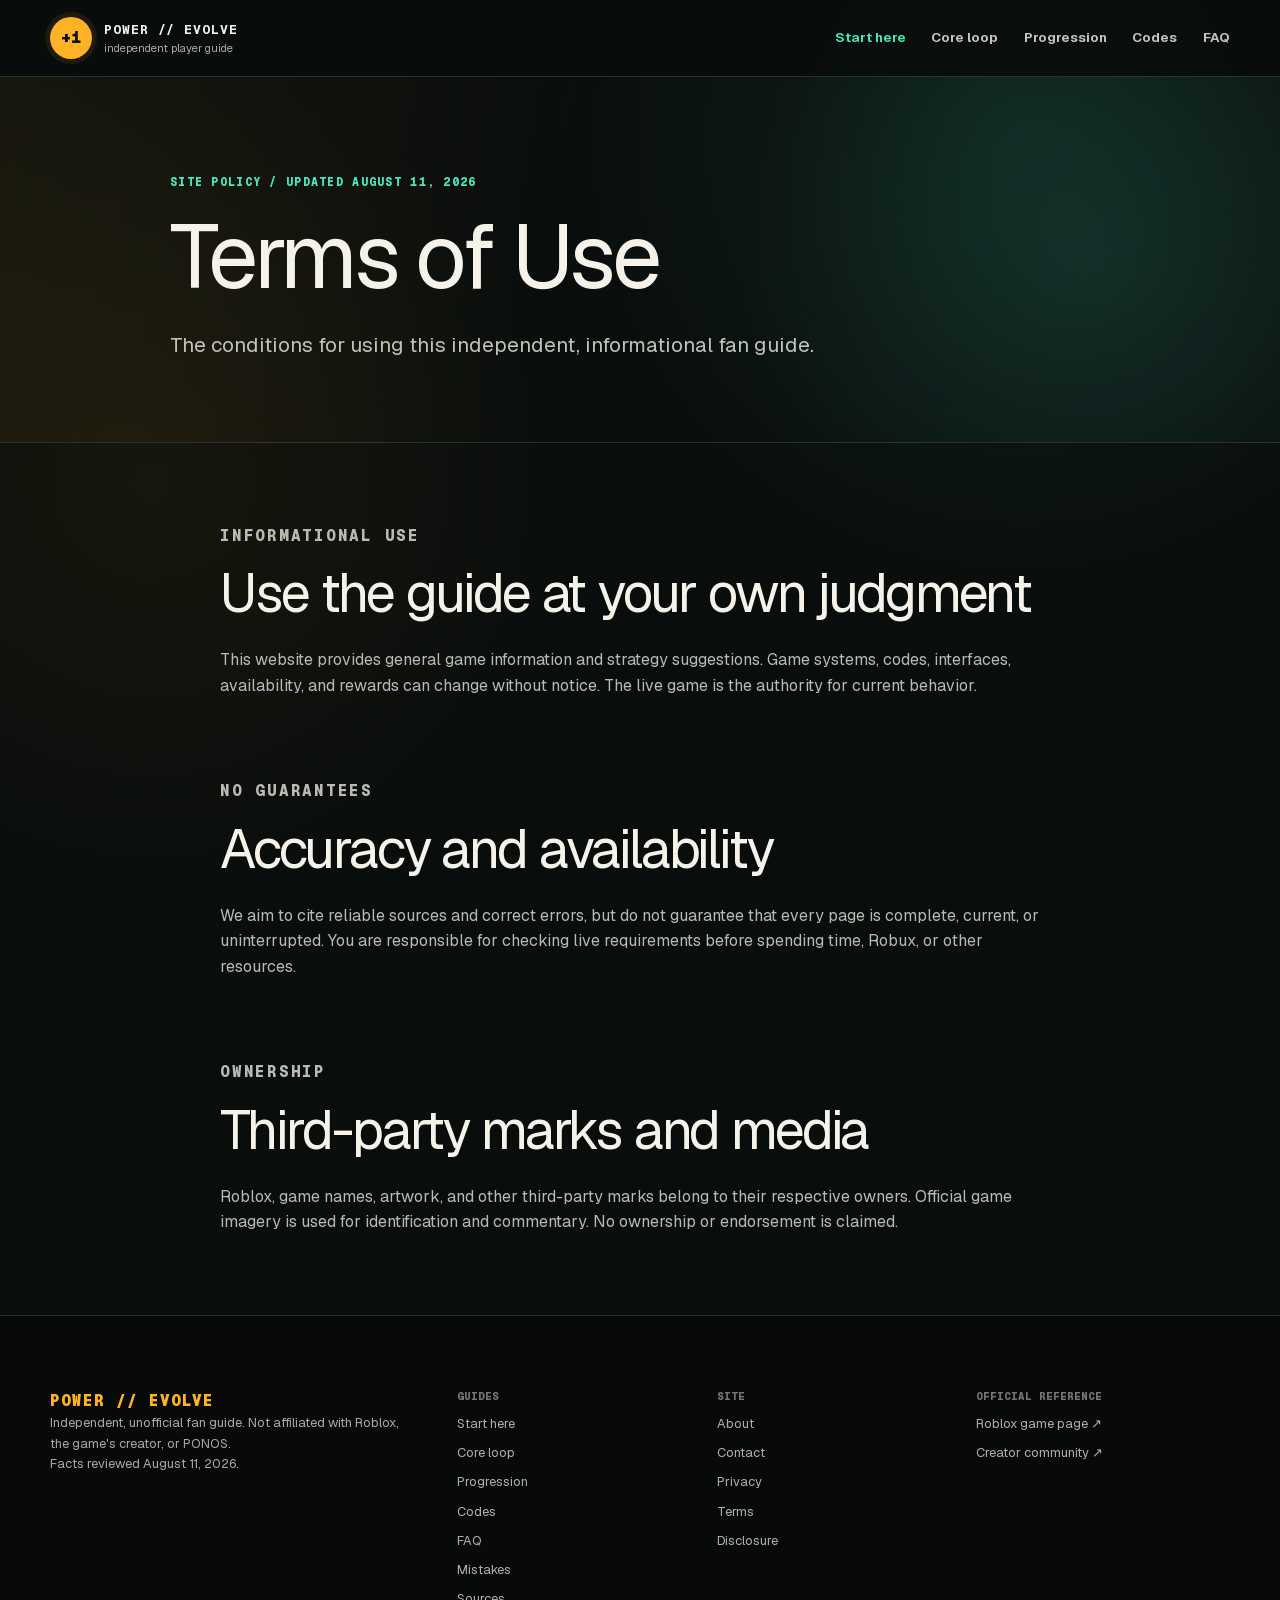
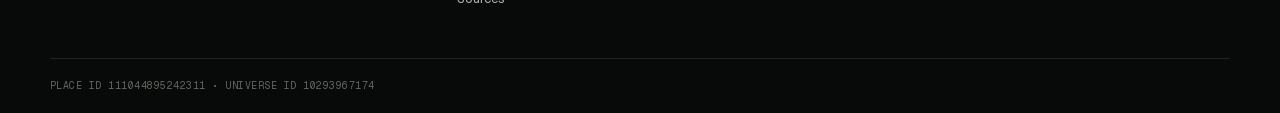
<file: terms/index.html>
<!DOCTYPE html><html lang="en"><head><meta charSet="utf-8"/><meta name="viewport" content="width=device-width, initial-scale=1"/><link rel="preload" href="/_next/static/media/797e433ab948586e-s.p.08e28id.o-okb.woff2" as="font" crossorigin="" type="font/woff2"/><link rel="preload" href="/_next/static/media/caa3a2e1cccd8315-s.p.09~u27dqhyhd6.woff2" as="font" crossorigin="" type="font/woff2"/><link rel="stylesheet" href="/_next/static/chunks/0t9qf1xxase9-.css" data-precedence="next"/><link rel="preload" as="script" fetchPriority="low" href="/_next/static/chunks/03xkck38_lpe..js"/><script src="/_next/static/chunks/07mk7.42u8w1s.js" async=""></script><script src="/_next/static/chunks/0.-t9l4~u11m_.js" async=""></script><script src="/_next/static/chunks/0wv_ut0x0s5ee.js" async=""></script><script src="/_next/static/chunks/turbopack-0l.7kyyd7jhz1.js" async=""></script><script src="/_next/static/chunks/0hd._cu5gy6cg.js" async=""></script><script src="/_next/static/chunks/0~bt8~2u--09_.js" async=""></script><meta name="next-size-adjust" content=""/><title>Terms of Use | Battle Cat Power Wiki</title><meta name="description" content="The conditions for using this independent, informational fan guide."/><meta name="application-name" content="Battle Cat Power Wiki"/><link rel="manifest" href="/manifest.webmanifest"/><link rel="canonical" href="https://plus1battlecatpowerevolution.wiki/terms/"/><meta property="og:title" content="Terms of Use"/><meta property="og:description" content="The conditions for using this independent, informational fan guide."/><meta property="og:url" content="https://plus1battlecatpowerevolution.wiki/terms/"/><meta property="og:site_name" content="+1 Battle Cat Power Evolution Wiki"/><meta property="og:image" content="https://plus1battlecatpowerevolution.wiki/og.png"/><meta property="og:image:width" content="1731"/><meta property="og:image:height" content="909"/><meta property="og:image:alt" content="+1 Battle Cat Power Evolution beginner guide"/><meta property="og:type" content="article"/><meta name="twitter:card" content="summary_large_image"/><meta name="twitter:title" content="Terms of Use"/><meta name="twitter:description" content="The conditions for using this independent, informational fan guide."/><meta name="twitter:image" content="https://plus1battlecatpowerevolution.wiki/og.png"/><link rel="shortcut icon" href="/images/battle-cat-icon.png"/><link rel="icon" href="/images/battle-cat-icon.png"/><link rel="apple-touch-icon" href="/icon-192.png"/><script src="/_next/static/chunks/03~yq9q893hmn.js" noModule=""></script></head><body class="geist_a71539c9-module__T19VSG__variable geist_mono_8d43a2aa-module__8Li5zG__variable"><div hidden=""><!--$--><!--/$--></div><a class="skip-link" href="#main-content">Skip to main content</a><header class="site-header"><div class="header-inner"><a class="brand" aria-label="Battle Cat Power Wiki home" href="/"><span class="brand-mark" aria-hidden="true">+1</span><span class="brand-copy"><strong>POWER // EVOLVE</strong><small>independent player guide</small></span></a><nav class="desktop-nav" aria-label="Primary navigation"><div class=""><a href="/beginner-guide/">Start here</a><a href="/gameplay-loop/">Core loop</a><a href="/progression/">Progression</a><a href="/codes/">Codes</a><a href="/faq/">FAQ</a></div></nav><details class="mobile-menu"><summary>Menu</summary><nav aria-label="Mobile navigation"><div class="mobile-links"><a href="/beginner-guide/">Start here</a><a href="/gameplay-loop/">Core loop</a><a href="/progression/">Progression</a><a href="/codes/">Codes</a><a href="/faq/">FAQ</a></div><a href="/mistakes/">Mistakes</a><a href="/sources/">Sources</a></nav></details></div></header><div id="main-content" tabindex="-1"><main><script type="application/ld+json">{"@context":"https://schema.org","@type":"Article","headline":"Terms of Use","description":"The conditions for using this independent, informational fan guide.","mainEntityOfPage":"https://plus1battlecatpowerevolution.wiki/terms","author":{"@type":"Organization","name":"+1 Battle Cat Power Evolution Wiki"},"publisher":{"@type":"Organization","name":"+1 Battle Cat Power Evolution Wiki"}}</script><header class="guide-hero"><div class="guide-hero-inner"><p class="eyebrow">Site policy / updated August 11, 2026</p><h1>Terms of Use</h1><p class="guide-lede">The conditions for using this independent, informational fan guide.</p></div></header><article class="article-shell"><section><p class="eyebrow">Informational use</p><h2>Use the guide at your own judgment</h2><p>This website provides general game information and strategy suggestions. Game systems, codes, interfaces, availability, and rewards can change without notice. The live game is the authority for current behavior.</p></section><section><p class="eyebrow">No guarantees</p><h2>Accuracy and availability</h2><p>We aim to cite reliable sources and correct errors, but do not guarantee that every page is complete, current, or uninterrupted. You are responsible for checking live requirements before spending time, Robux, or other resources.</p></section><section><p class="eyebrow">Ownership</p><h2>Third-party marks and media</h2><p>Roblox, game names, artwork, and other third-party marks belong to their respective owners. Official game imagery is used for identification and commentary. No ownership or endorsement is claimed.</p></section></article></main><!--$--><!--/$--></div><footer class="site-footer"><div class="footer-grid"><div class="footer-intro"><p class="footer-brand">POWER // EVOLVE</p><p>Independent, unofficial fan guide. Not affiliated with Roblox, the game&#x27;s creator, or PONOS.</p><p class="checked">Facts reviewed <!-- -->August 11, 2026<!-- -->.</p></div><nav aria-label="Guide links"><p class="footer-heading">Guides</p><a href="/beginner-guide/">Start here</a><a href="/gameplay-loop/">Core loop</a><a href="/progression/">Progression</a><a href="/codes/">Codes</a><a href="/faq/">FAQ</a><a href="/mistakes/">Mistakes</a><a href="/sources/">Sources</a></nav><nav aria-label="Site links"><p class="footer-heading">Site</p><a href="/about/">About</a><a href="/contact/">Contact</a><a href="/privacy/">Privacy</a><a href="/terms/">Terms</a><a href="/disclosure/">Disclosure</a></nav><div><p class="footer-heading">Official reference</p><a href="https://www.roblox.com/games/111044895242311/1-Battle-Cat-Power-Evolution" target="_blank" rel="noreferrer">Roblox game page <span aria-hidden="true">↗</span></a><a href="https://www.roblox.com/communities/943021972/1-Battle-cat" target="_blank" rel="noreferrer">Creator community <span aria-hidden="true">↗</span></a></div></div><p class="footer-bottom">Place ID <!-- -->111044895242311<!-- --> <span aria-hidden="true">•</span> Universe ID <!-- -->10293967174</p></footer><script src="/_next/static/chunks/03xkck38_lpe..js" id="_R_" async=""></script><script>(self.__next_f=self.__next_f||[]).push([0])</script><script>self.__next_f.push([1,"1:\"$Sreact.fragment\"\n2:I[77263,[\"/_next/static/chunks/0hd._cu5gy6cg.js\",\"/_next/static/chunks/0~bt8~2u--09_.js\"],\"\"]\n3:I[3965,[\"/_next/static/chunks/0hd._cu5gy6cg.js\",\"/_next/static/chunks/0~bt8~2u--09_.js\"],\"default\"]\n4:I[34214,[\"/_next/static/chunks/0hd._cu5gy6cg.js\",\"/_next/static/chunks/0~bt8~2u--09_.js\"],\"default\"]\nc:I[68066,[\"/_next/static/chunks/0hd._cu5gy6cg.js\",\"/_next/static/chunks/0~bt8~2u--09_.js\"],\"default\",1]\n:HL[\"/_next/static/chunks/0t9qf1xxase9-.css\",\"style\"]\n:HL[\"/_next/static/media/797e433ab948586e-s.p.08e28id.o-okb.woff2\",\"font\",{\"crossOrigin\":\"\",\"type\":\"font/woff2\"}]\n:HL[\"/_next/static/media/caa3a2e1cccd8315-s.p.09~u27dqhyhd6.woff2\",\"font\",{\"crossOrigin\":\"\",\"type\":\"font/woff2\"}]\n"])</script><script>self.__next_f.push([1,"0:{\"P\":null,\"c\":[\"\",\"terms\",\"\"],\"q\":\"\",\"i\":false,\"f\":[[[\"\",{\"children\":[\"terms\",{\"children\":[\"__PAGE__\",{}]}]},\"$undefined\",\"$undefined\",16],[[\"$\",\"$1\",\"c\",{\"children\":[[[\"$\",\"link\",\"0\",{\"rel\":\"stylesheet\",\"href\":\"/_next/static/chunks/0t9qf1xxase9-.css\",\"precedence\":\"next\",\"crossOrigin\":\"$undefined\",\"nonce\":\"$undefined\"}],[\"$\",\"script\",\"script-0\",{\"src\":\"/_next/static/chunks/0hd._cu5gy6cg.js\",\"async\":true,\"nonce\":\"$undefined\"}],[\"$\",\"script\",\"script-1\",{\"src\":\"/_next/static/chunks/0~bt8~2u--09_.js\",\"async\":true,\"nonce\":\"$undefined\"}]],[\"$\",\"html\",null,{\"lang\":\"en\",\"children\":[\"$\",\"body\",null,{\"className\":\"geist_a71539c9-module__T19VSG__variable geist_mono_8d43a2aa-module__8Li5zG__variable\",\"children\":[[\"$\",\"a\",null,{\"className\":\"skip-link\",\"href\":\"#main-content\",\"children\":\"Skip to main content\"}],[\"$\",\"header\",null,{\"className\":\"site-header\",\"children\":[\"$\",\"div\",null,{\"className\":\"header-inner\",\"children\":[[\"$\",\"$L2\",null,{\"className\":\"brand\",\"href\":\"/\",\"aria-label\":\"Battle Cat Power Wiki home\",\"children\":[[\"$\",\"span\",null,{\"className\":\"brand-mark\",\"aria-hidden\":\"true\",\"children\":\"+1\"}],[\"$\",\"span\",null,{\"className\":\"brand-copy\",\"children\":[[\"$\",\"strong\",null,{\"children\":\"POWER // EVOLVE\"}],[\"$\",\"small\",null,{\"children\":\"independent player guide\"}]]}]]}],[\"$\",\"nav\",null,{\"className\":\"desktop-nav\",\"aria-label\":\"Primary navigation\",\"children\":[\"$\",\"div\",null,{\"className\":\"\",\"children\":[[\"$\",\"$L2\",\"/beginner-guide\",{\"href\":\"/beginner-guide\",\"children\":\"Start here\"}],[\"$\",\"$L2\",\"/gameplay-loop\",{\"href\":\"/gameplay-loop\",\"children\":\"Core loop\"}],[\"$\",\"$L2\",\"/progression\",{\"href\":\"/progression\",\"children\":\"Progression\"}],[\"$\",\"$L2\",\"/codes\",{\"href\":\"/codes\",\"children\":\"Codes\"}],[\"$\",\"$L2\",\"/faq\",{\"href\":\"/faq\",\"children\":\"FAQ\"}]]}]}],[\"$\",\"details\",null,{\"className\":\"mobile-menu\",\"children\":[[\"$\",\"summary\",null,{\"children\":\"Menu\"}],[\"$\",\"nav\",null,{\"aria-label\":\"Mobile navigation\",\"children\":[[\"$\",\"div\",null,{\"className\":\"mobile-links\",\"children\":[[\"$\",\"$L2\",\"/beginner-guide\",{\"href\":\"/beginner-guide\",\"children\":\"Start here\"}],[\"$\",\"$L2\",\"/gameplay-loop\",{\"href\":\"/gameplay-loop\",\"children\":\"Core loop\"}],[\"$\",\"$L2\",\"/progression\",{\"href\":\"/progression\",\"children\":\"Progression\"}],[\"$\",\"$L2\",\"/codes\",{\"href\":\"/codes\",\"children\":\"Codes\"}],[\"$\",\"$L2\",\"/faq\",{\"href\":\"/faq\",\"children\":\"FAQ\"}]]}],[\"$\",\"$L2\",null,{\"href\":\"/mistakes\",\"children\":\"Mistakes\"}],[\"$\",\"$L2\",null,{\"href\":\"/sources\",\"children\":\"Sources\"}]]}]]}]]}]}],[\"$\",\"div\",null,{\"id\":\"main-content\",\"tabIndex\":-1,\"children\":[\"$\",\"$L3\",null,{\"parallelRouterKey\":\"children\",\"error\":\"$undefined\",\"errorStyles\":\"$undefined\",\"errorScripts\":\"$undefined\",\"template\":[\"$\",\"$L4\",null,{}],\"templateStyles\":\"$undefined\",\"templateScripts\":\"$undefined\",\"notFound\":[[\"$\",\"main\",null,{\"className\":\"not-found\",\"children\":[\"$\",\"div\",null,{\"className\":\"not-found-inner\",\"children\":[[\"$\",\"p\",null,{\"className\":\"not-found-code\",\"children\":\"404\"}],[\"$\",\"h1\",null,{\"children\":\"This route lost the loop.\"}],[\"$\",\"p\",null,{\"children\":\"The page may have moved. Rejoin the verified beginner route and keep progressing.\"}],[\"$\",\"$L2\",null,{\"className\":\"button button-primary\",\"href\":\"/beginner-guide\",\"children\":\"Open the beginner guide →\"}]]}]}],[]],\"forbidden\":\"$undefined\",\"unauthorized\":\"$undefined\"}]}],[\"$\",\"footer\",null,{\"className\":\"site-footer\",\"children\":[[\"$\",\"div\",null,{\"className\":\"footer-grid\",\"children\":[[\"$\",\"div\",null,{\"className\":\"footer-intro\",\"children\":[[\"$\",\"p\",null,{\"className\":\"footer-brand\",\"children\":\"POWER // EVOLVE\"}],[\"$\",\"p\",null,{\"children\":\"Independent, unofficial fan guide. Not affiliated with Roblox, the game's creator, or PONOS.\"}],[\"$\",\"p\",null,{\"className\":\"checked\",\"children\":[\"Facts reviewed \",\"August 11, 2026\",\".\"]}]]}],[\"$\",\"nav\",null,{\"aria-label\":\"Guide links\",\"children\":[[\"$\",\"p\",null,{\"className\":\"footer-heading\",\"children\":\"Guides\"}],[[\"$\",\"$L2\",\"/beginner-guide\",{\"href\":\"/beginner-guide\",\"children\":\"Start here\"}],[\"$\",\"$L2\",\"/gameplay-loop\",{\"href\":\"/gameplay-loop\",\"children\":\"Core loop\"}],[\"$\",\"$L2\",\"/progression\",{\"href\":\"/progression\",\"children\":\"Progression\"}],[\"$\",\"$L2\",\"/codes\",{\"href\":\"/codes\",\"children\":\"Codes\"}],[\"$\",\"$L2\",\"/faq\",{\"href\":\"/faq\",\"children\":\"FAQ\"}],[\"$\",\"$L2\",\"/mistakes\",{\"href\":\"/mistakes\",\"children\":\"Mistakes\"}],[\"$\",\"$L2\",\"/sources\",{\"href\":\"/sources\",\"children\":\"Sources\"}]]]}],[\"$\",\"nav\",null,{\"aria-label\":\"Site links\",\"children\":[[\"$\",\"p\",null,{\"className\":\"footer-heading\",\"children\":\"Site\"}],[[\"$\",\"$L2\",\"/about\",{\"href\":\"/about\",\"children\":\"About\"}],[\"$\",\"$L2\",\"/contact\",{\"href\":\"/contact\",\"children\":\"Contact\"}],[\"$\",\"$L2\",\"/privacy\",{\"href\":\"/privacy\",\"children\":\"Privacy\"}],[\"$\",\"$L2\",\"/terms\",{\"href\":\"/terms\",\"children\":\"Terms\"}],[\"$\",\"$L2\",\"/disclosure\",{\"href\":\"/disclosure\",\"children\":\"Disclosure\"}]]]}],[\"$\",\"div\",null,{\"children\":[[\"$\",\"p\",null,{\"className\":\"footer-heading\",\"children\":\"Official reference\"}],[\"$\",\"a\",null,{\"href\":\"https://www.roblox.com/games/111044895242311/1-Battle-Cat-Power-Evolution\",\"target\":\"_blank\",\"rel\":\"noreferrer\",\"children\":[\"Roblox game page \",\"$L5\"]}],\"$L6\"]}]]}],\"$L7\"]}]]}]}]]}],{\"children\":[\"$L8\",{\"children\":[\"$L9\",{},null,false,null]},null,false,\"$@a\"]},null,false,null],\"$Lb\",false]],\"m\":\"$undefined\",\"G\":[\"$c\",[\"$Ld\"]],\"S\":true,\"h\":null,\"s\":\"$undefined\",\"l\":\"$undefined\",\"p\":\"$undefined\",\"d\":\"$undefined\",\"b\":\"l3Jk9w14Cx00iwnd-M60k\"}\n"])</script><script>self.__next_f.push([1,"e:I[53125,[\"/_next/static/chunks/0hd._cu5gy6cg.js\",\"/_next/static/chunks/0~bt8~2u--09_.js\"],\"OutletBoundary\"]\nf:\"$Sreact.suspense\"\n12:I[53125,[\"/_next/static/chunks/0hd._cu5gy6cg.js\",\"/_next/static/chunks/0~bt8~2u--09_.js\"],\"ViewportBoundary\"]\n14:I[53125,[\"/_next/static/chunks/0hd._cu5gy6cg.js\",\"/_next/static/chunks/0~bt8~2u--09_.js\"],\"MetadataBoundary\"]\n5:[\"$\",\"span\",null,{\"aria-hidden\":\"true\",\"children\":\"↗\"}]\n6:[\"$\",\"a\",null,{\"href\":\"https://www.roblox.com/communities/943021972/1-Battle-cat\",\"target\":\"_blank\",\"rel\":\"noreferrer\",\"children\":[\"Creator community \",[\"$\",\"span\",null,{\"aria-hidden\":\"true\",\"children\":\"↗\"}]]}]\n7:[\"$\",\"p\",null,{\"className\":\"footer-bottom\",\"children\":[\"Place ID \",\"111044895242311\",\" \",[\"$\",\"span\",null,{\"aria-hidden\":\"true\",\"children\":\"•\"}],\" Universe ID \",\"10293967174\"]}]\n8:[\"$\",\"$1\",\"c\",{\"children\":[null,[\"$\",\"$L3\",null,{\"parallelRouterKey\":\"children\",\"error\":\"$undefined\",\"errorStyles\":\"$undefined\",\"errorScripts\":\"$undefined\",\"template\":[\"$\",\"$L4\",null,{}],\"templateStyles\":\"$undefined\",\"templateScripts\":\"$undefined\",\"notFound\":\"$undefined\",\"forbidden\":\"$undefined\",\"unauthorized\":\"$undefined\"}]]}]\n"])</script><script>self.__next_f.push([1,"9:[\"$\",\"$1\",\"c\",{\"children\":[[\"$\",\"main\",null,{\"children\":[[\"$\",\"script\",null,{\"type\":\"application/ld+json\",\"dangerouslySetInnerHTML\":{\"__html\":\"{\\\"@context\\\":\\\"https://schema.org\\\",\\\"@type\\\":\\\"Article\\\",\\\"headline\\\":\\\"Terms of Use\\\",\\\"description\\\":\\\"The conditions for using this independent, informational fan guide.\\\",\\\"mainEntityOfPage\\\":\\\"https://plus1battlecatpowerevolution.wiki/terms\\\",\\\"author\\\":{\\\"@type\\\":\\\"Organization\\\",\\\"name\\\":\\\"+1 Battle Cat Power Evolution Wiki\\\"},\\\"publisher\\\":{\\\"@type\\\":\\\"Organization\\\",\\\"name\\\":\\\"+1 Battle Cat Power Evolution Wiki\\\"}}\"}}],[\"$\",\"header\",null,{\"className\":\"guide-hero\",\"children\":[\"$\",\"div\",null,{\"className\":\"guide-hero-inner\",\"children\":[[\"$\",\"p\",null,{\"className\":\"eyebrow\",\"children\":\"Site policy / updated August 11, 2026\"}],[\"$\",\"h1\",null,{\"children\":\"Terms of Use\"}],[\"$\",\"p\",null,{\"className\":\"guide-lede\",\"children\":\"The conditions for using this independent, informational fan guide.\"}],null]}]}],[\"$\",\"article\",null,{\"className\":\"article-shell\",\"children\":[[\"$\",\"section\",null,{\"children\":[[\"$\",\"p\",null,{\"className\":\"eyebrow\",\"children\":\"Informational use\"}],[\"$\",\"h2\",null,{\"children\":\"Use the guide at your own judgment\"}],[\"$\",\"p\",null,{\"children\":\"This website provides general game information and strategy suggestions. Game systems, codes, interfaces, availability, and rewards can change without notice. The live game is the authority for current behavior.\"}]]}],[\"$\",\"section\",null,{\"children\":[[\"$\",\"p\",null,{\"className\":\"eyebrow\",\"children\":\"No guarantees\"}],[\"$\",\"h2\",null,{\"children\":\"Accuracy and availability\"}],[\"$\",\"p\",null,{\"children\":\"We aim to cite reliable sources and correct errors, but do not guarantee that every page is complete, current, or uninterrupted. You are responsible for checking live requirements before spending time, Robux, or other resources.\"}]]}],[\"$\",\"section\",null,{\"children\":[[\"$\",\"p\",null,{\"className\":\"eyebrow\",\"children\":\"Ownership\"}],[\"$\",\"h2\",null,{\"children\":\"Third-party marks and media\"}],[\"$\",\"p\",null,{\"children\":\"Roblox, game names, artwork, and other third-party marks belong to their respective owners. Official game imagery is used for identification and commentary. No ownership or endorsement is claimed.\"}]]}]]}],null]}],null,[\"$\",\"$Le\",null,{\"children\":[\"$\",\"$f\",null,{\"name\":\"Next.MetadataOutlet\",\"children\":\"$@10\"}]}]]}]\n"])</script><script>self.__next_f.push([1,"11:[]\na:\"$W11\"\nb:[\"$\",\"$1\",\"h\",{\"children\":[null,[\"$\",\"$L12\",null,{\"children\":\"$L13\"}],[\"$\",\"div\",null,{\"hidden\":true,\"children\":[\"$\",\"$L14\",null,{\"children\":[\"$\",\"$f\",null,{\"name\":\"Next.Metadata\",\"children\":\"$L15\"}]}]}],[\"$\",\"meta\",null,{\"name\":\"next-size-adjust\",\"content\":\"\"}]]}]\nd:[\"$\",\"link\",\"0\",{\"rel\":\"stylesheet\",\"href\":\"/_next/static/chunks/0t9qf1xxase9-.css\",\"precedence\":\"next\",\"crossOrigin\":\"$undefined\",\"nonce\":\"$undefined\"}]\n"])</script><script>self.__next_f.push([1,"13:[[\"$\",\"meta\",\"0\",{\"charSet\":\"utf-8\"}],[\"$\",\"meta\",\"1\",{\"name\":\"viewport\",\"content\":\"width=device-width, initial-scale=1\"}]]\n"])</script><script>self.__next_f.push([1,"16:I[19407,[\"/_next/static/chunks/0hd._cu5gy6cg.js\",\"/_next/static/chunks/0~bt8~2u--09_.js\"],\"IconMark\"]\n10:null\n"])</script><script>self.__next_f.push([1,"15:[[\"$\",\"title\",\"0\",{\"children\":\"Terms of Use | Battle Cat Power Wiki\"}],[\"$\",\"meta\",\"1\",{\"name\":\"description\",\"content\":\"The conditions for using this independent, informational fan guide.\"}],[\"$\",\"meta\",\"2\",{\"name\":\"application-name\",\"content\":\"Battle Cat Power Wiki\"}],[\"$\",\"link\",\"3\",{\"rel\":\"manifest\",\"href\":\"/manifest.webmanifest\",\"crossOrigin\":\"$undefined\"}],[\"$\",\"link\",\"4\",{\"rel\":\"canonical\",\"href\":\"https://plus1battlecatpowerevolution.wiki/terms/\"}],[\"$\",\"meta\",\"5\",{\"property\":\"og:title\",\"content\":\"Terms of Use\"}],[\"$\",\"meta\",\"6\",{\"property\":\"og:description\",\"content\":\"The conditions for using this independent, informational fan guide.\"}],[\"$\",\"meta\",\"7\",{\"property\":\"og:url\",\"content\":\"https://plus1battlecatpowerevolution.wiki/terms/\"}],[\"$\",\"meta\",\"8\",{\"property\":\"og:site_name\",\"content\":\"+1 Battle Cat Power Evolution Wiki\"}],[\"$\",\"meta\",\"9\",{\"property\":\"og:image\",\"content\":\"https://plus1battlecatpowerevolution.wiki/og.png\"}],[\"$\",\"meta\",\"10\",{\"property\":\"og:image:width\",\"content\":\"1731\"}],[\"$\",\"meta\",\"11\",{\"property\":\"og:image:height\",\"content\":\"909\"}],[\"$\",\"meta\",\"12\",{\"property\":\"og:image:alt\",\"content\":\"+1 Battle Cat Power Evolution beginner guide\"}],[\"$\",\"meta\",\"13\",{\"property\":\"og:type\",\"content\":\"article\"}],[\"$\",\"meta\",\"14\",{\"name\":\"twitter:card\",\"content\":\"summary_large_image\"}],[\"$\",\"meta\",\"15\",{\"name\":\"twitter:title\",\"content\":\"Terms of Use\"}],[\"$\",\"meta\",\"16\",{\"name\":\"twitter:description\",\"content\":\"The conditions for using this independent, informational fan guide.\"}],[\"$\",\"meta\",\"17\",{\"name\":\"twitter:image\",\"content\":\"https://plus1battlecatpowerevolution.wiki/og.png\"}],[\"$\",\"link\",\"18\",{\"rel\":\"shortcut icon\",\"href\":\"/images/battle-cat-icon.png\"}],[\"$\",\"link\",\"19\",{\"rel\":\"icon\",\"href\":\"/images/battle-cat-icon.png\"}],[\"$\",\"link\",\"20\",{\"rel\":\"apple-touch-icon\",\"href\":\"/icon-192.png\"}],[\"$\",\"$L16\",\"21\",{}]]\n"])</script></body></html>
</file>
<file: _next/static/chunks/0t9qf1xxase9-.css>
@font-face{font-family:Geist;font-style:normal;font-weight:100 900;font-display:swap;src:url(../media/fef07dbb0973bf53-s.12tyk43_3sh9u.woff2)format("woff2");unicode-range:U+460-52F,U+1C80-1C8A,U+20B4,U+2DE0-2DFF,U+A640-A69F,U+FE2E-FE2F}@font-face{font-family:Geist;font-style:normal;font-weight:100 900;font-display:swap;src:url(../media/8a480f0b521d4e75-s.0jzbimsg8vl84.woff2)format("woff2");unicode-range:U+301,U+400-45F,U+490-491,U+4B0-4B1,U+2116}@font-face{font-family:Geist;font-style:normal;font-weight:100 900;font-display:swap;src:url(../media/53b9e256198e5412-s.0-wfv7uh4i7h9.woff2)format("woff2");unicode-range:U+102-103,U+110-111,U+128-129,U+168-169,U+1A0-1A1,U+1AF-1B0,U+300-301,U+303-304,U+308-309,U+323,U+329,U+1EA0-1EF9,U+20AB}@font-face{font-family:Geist;font-style:normal;font-weight:100 900;font-display:swap;src:url(../media/7178b3e590c64307-s.0nx0ww8fni_q3.woff2)format("woff2");unicode-range:U+100-2BA,U+2BD-2C5,U+2C7-2CC,U+2CE-2D7,U+2DD-2FF,U+304,U+308,U+329,U+1D00-1DBF,U+1E00-1E9F,U+1EF2-1EFF,U+2020,U+20A0-20AB,U+20AD-20C0,U+2113,U+2C60-2C7F,U+A720-A7FF}@font-face{font-family:Geist;font-style:normal;font-weight:100 900;font-display:swap;src:url(../media/caa3a2e1cccd8315-s.p.09~u27dqhyhd6.woff2)format("woff2");unicode-range:U+??,U+131,U+152-153,U+2BB-2BC,U+2C6,U+2DA,U+2DC,U+304,U+308,U+329,U+2000-206F,U+20AC,U+2122,U+2191,U+2193,U+2212,U+2215,U+FEFF,U+FFFD}@font-face{font-family:Geist Fallback;src:local(Arial);ascent-override:95.94%;descent-override:28.16%;line-gap-override:0.0%;size-adjust:104.76%}.geist_a71539c9-module__T19VSG__className{font-family:Geist,Geist Fallback;font-style:normal}.geist_a71539c9-module__T19VSG__variable{--font-geist-sans:"Geist", "Geist Fallback"}
@font-face{font-family:Geist Mono;font-style:normal;font-weight:100 900;font-display:swap;src:url(../media/5ce348bf30bf5439-s.0zgw-jeven.3w.woff2)format("woff2");unicode-range:U+460-52F,U+1C80-1C8A,U+20B4,U+2DE0-2DFF,U+A640-A69F,U+FE2E-FE2F}@font-face{font-family:Geist Mono;font-style:normal;font-weight:100 900;font-display:swap;src:url(../media/4fa387ec64143e14-s.0wkzw~je483f-.woff2)format("woff2");unicode-range:U+301,U+400-45F,U+490-491,U+4B0-4B1,U+2116}@font-face{font-family:Geist Mono;font-style:normal;font-weight:100 900;font-display:swap;src:url(../media/6306c77e7c8268e4-s.0rhz0arwfsn~5.woff2)format("woff2");unicode-range:U+2000-2001,U+2004-2008,U+200A,U+23B8-23BD,U+2500-259F}@font-face{font-family:Geist Mono;font-style:normal;font-weight:100 900;font-display:swap;src:url(../media/7d817b4c03b0c5f1-s.0l76wvqk9d84w.woff2)format("woff2");unicode-range:U+102-103,U+110-111,U+128-129,U+168-169,U+1A0-1A1,U+1AF-1B0,U+300-301,U+303-304,U+308-309,U+323,U+329,U+1EA0-1EF9,U+20AB}@font-face{font-family:Geist Mono;font-style:normal;font-weight:100 900;font-display:swap;src:url(../media/bbc41e54d2fcbd21-s.0k4k9394f2q-k.woff2)format("woff2");unicode-range:U+100-2BA,U+2BD-2C5,U+2C7-2CC,U+2CE-2D7,U+2DD-2FF,U+304,U+308,U+329,U+1D00-1DBF,U+1E00-1E9F,U+1EF2-1EFF,U+2020,U+20A0-20AB,U+20AD-20C0,U+2113,U+2C60-2C7F,U+A720-A7FF}@font-face{font-family:Geist Mono;font-style:normal;font-weight:100 900;font-display:swap;src:url(../media/797e433ab948586e-s.p.08e28id.o-okb.woff2)format("woff2");unicode-range:U+??,U+131,U+152-153,U+2BB-2BC,U+2C6,U+2DA,U+2DC,U+304,U+308,U+329,U+2000-206F,U+20AC,U+2122,U+2191,U+2193,U+2212,U+2215,U+FEFF,U+FFFD}@font-face{font-family:Geist Mono Fallback;src:local(Arial);ascent-override:74.67%;descent-override:21.92%;line-gap-override:0.0%;size-adjust:134.59%}.geist_mono_8d43a2aa-module__8Li5zG__className{font-family:Geist Mono,Geist Mono Fallback;font-style:normal}.geist_mono_8d43a2aa-module__8Li5zG__variable{--font-geist-mono:"Geist Mono", "Geist Mono Fallback"}
@layer theme{:root,:host{--font-sans:ui-sans-serif, system-ui, sans-serif, "Apple Color Emoji", "Segoe UI Emoji", "Segoe UI Symbol", "Noto Color Emoji";--font-mono:ui-monospace, SFMono-Regular, Menlo, Monaco, Consolas, "Liberation Mono", "Courier New", monospace;--spacing:.25rem;--default-font-family:var(--font-sans);--default-mono-font-family:var(--font-mono)}}@layer base{*,:after,:before,::backdrop{box-sizing:border-box;border:0 solid;margin:0;padding:0}::file-selector-button{box-sizing:border-box;border:0 solid;margin:0;padding:0}html,:host{-webkit-text-size-adjust:100%;tab-size:4;line-height:1.5;font-family:var(--default-font-family,ui-sans-serif, system-ui, sans-serif, "Apple Color Emoji", "Segoe UI Emoji", "Segoe UI Symbol", "Noto Color Emoji");font-feature-settings:var(--default-font-feature-settings,normal);font-variation-settings:var(--default-font-variation-settings,normal);-webkit-tap-highlight-color:transparent}hr{height:0;color:inherit;border-top-width:1px}abbr:where([title]){-webkit-text-decoration:underline dotted;text-decoration:underline dotted}h1,h2,h3,h4,h5,h6{font-size:inherit;font-weight:inherit}a{color:inherit;-webkit-text-decoration:inherit;-webkit-text-decoration:inherit;-webkit-text-decoration:inherit;-webkit-text-decoration:inherit;text-decoration:inherit}b,strong{font-weight:bolder}code,kbd,samp,pre{font-family:var(--default-mono-font-family,ui-monospace, SFMono-Regular, Menlo, Monaco, Consolas, "Liberation Mono", "Courier New", monospace);font-feature-settings:var(--default-mono-font-feature-settings,normal);font-variation-settings:var(--default-mono-font-variation-settings,normal);font-size:1em}small{font-size:80%}sub,sup{vertical-align:baseline;font-size:75%;line-height:0;position:relative}sub{bottom:-.25em}sup{top:-.5em}table{text-indent:0;border-color:inherit;border-collapse:collapse}:-moz-focusring{outline:auto}progress{vertical-align:baseline}summary{display:list-item}ol,ul,menu{list-style:none}img,svg,video,canvas,audio,iframe,embed,object{vertical-align:middle;display:block}img,video{max-width:100%;height:auto}button,input,select,optgroup,textarea{font:inherit;font-feature-settings:inherit;font-variation-settings:inherit;letter-spacing:inherit;color:inherit;opacity:1;background-color:#0000;border-radius:0}::file-selector-button{font:inherit;font-feature-settings:inherit;font-variation-settings:inherit;letter-spacing:inherit;color:inherit;opacity:1;background-color:#0000;border-radius:0}:where(select:is([multiple],[size])) optgroup{font-weight:bolder}:where(select:is([multiple],[size])) optgroup option{padding-inline-start:20px}::file-selector-button{margin-inline-end:4px}::placeholder{opacity:1}@supports (not ((-webkit-appearance:-apple-pay-button))) or (contain-intrinsic-size:1px){::placeholder{color:currentColor}@supports (color:color-mix(in lab, red, red)){::placeholder{color:color-mix(in oklab, currentcolor 50%, transparent)}}}textarea{resize:vertical}::-webkit-search-decoration{-webkit-appearance:none}::-webkit-date-and-time-value{min-height:1lh;text-align:inherit}::-webkit-datetime-edit{display:inline-flex}::-webkit-datetime-edit-fields-wrapper{padding:0}::-webkit-datetime-edit{padding-block:0}::-webkit-datetime-edit-year-field{padding-block:0}::-webkit-datetime-edit-month-field{padding-block:0}::-webkit-datetime-edit-day-field{padding-block:0}::-webkit-datetime-edit-hour-field{padding-block:0}::-webkit-datetime-edit-minute-field{padding-block:0}::-webkit-datetime-edit-second-field{padding-block:0}::-webkit-datetime-edit-millisecond-field{padding-block:0}::-webkit-datetime-edit-meridiem-field{padding-block:0}::-webkit-calendar-picker-indicator{line-height:1}:-moz-ui-invalid{box-shadow:none}button,input:where([type=button],[type=reset],[type=submit]){appearance:button}::file-selector-button{appearance:button}::-webkit-inner-spin-button{height:auto}::-webkit-outer-spin-button{height:auto}[hidden]:where(:not([hidden=until-found])){display:none!important}}@layer components;@layer utilities{.visible{visibility:visible}.fixed{position:fixed}.start{inset-inline-start:var(--spacing)}.hidden{display:none}.table{display:table}}:root{--ink:#f5f2e9;--muted:#aaa99f;--dim:#74766f;--background:#090d0c;--panel:#111816;--panel-2:#151d1a;--line:#28332f;--amber:#ffb225;--amber-soft:#ffd47a;--mint:#49e6bf;--mint-dark:#153b32;--danger:#ff756c;--max-width:1180px}*{box-sizing:border-box}html{background:var(--background);scroll-behavior:smooth}body{background:radial-gradient(circle at 80% 8%, #49e6bf17, transparent 30rem), radial-gradient(circle at 12% 28%, #ffb2250f, transparent 26rem), var(--background);color:var(--ink);font-family:var(--font-geist-sans), Arial, sans-serif;margin:0;line-height:1.6}a{color:inherit;text-decoration:none}img{max-width:100%;display:block}h1,h2,h3,p{margin-top:0}h1,h2,h3{letter-spacing:-.04em;line-height:1.08}h1{font-size:clamp(3.25rem,7.8vw,7.25rem)}h2{font-size:clamp(2.1rem,4.5vw,4.2rem)}h3{font-size:1.35rem}::selection{background:var(--mint);color:#04100c}:focus-visible{outline:3px solid var(--amber);outline-offset:4px}.skip-link{z-index:100;background:var(--amber);color:#0d100e;padding:.75rem 1rem;font-weight:800;position:fixed;top:-5rem;left:1rem}.skip-link:focus{top:1rem}.site-header{z-index:20;border-bottom:1px solid var(--line);-webkit-backdrop-filter:blur(18px);backdrop-filter:blur(18px);background:#090d0ce0;position:relative}.header-inner{width:min(calc(100% - 2rem), var(--max-width));justify-content:space-between;align-items:center;gap:2rem;min-height:76px;margin:0 auto;display:flex}.brand{flex:none;align-items:center;gap:.75rem;display:flex}.brand-mark{background:var(--amber);color:#12130f;width:42px;height:42px;font-family:var(--font-geist-mono), monospace;border-radius:50%;place-items:center;font-size:1rem;font-weight:900;display:grid;box-shadow:0 0 0 5px #ffb22517}.brand-copy{display:grid}.brand-copy strong{font-family:var(--font-geist-mono), monospace;letter-spacing:.07em;font-size:.82rem}.brand-copy small{color:var(--muted);font-size:.7rem}.desktop-nav>div{align-items:center;gap:1.6rem;display:flex}.desktop-nav a{color:#c5c5bd;font-size:.84rem;font-weight:650}.desktop-nav a:first-child,.desktop-nav a:hover{color:var(--mint)}.mobile-menu{display:none;position:relative}.mobile-menu summary{cursor:pointer;border:1px solid var(--line);border-radius:999px;padding:.6rem .9rem;font-size:.8rem;font-weight:800;list-style:none}.mobile-menu summary::-webkit-details-marker{display:none}.mobile-menu nav{border:1px solid var(--line);background:#101715;border-radius:16px;gap:.8rem;width:min(78vw,280px);padding:1rem;display:grid;position:absolute;top:3.25rem;right:0;box-shadow:0 20px 50px #00000073}.mobile-links{display:contents}.eyebrow{color:var(--mint);font-family:var(--font-geist-mono), monospace;letter-spacing:.11em;text-transform:uppercase;margin-bottom:1rem;font-size:.73rem;font-weight:800}.eyebrow span{color:var(--dim)}.home-hero{border-bottom:1px solid var(--line);align-items:center;min-height:660px;display:grid;overflow:hidden}.hero-grid{width:min(calc(100% - 2rem), var(--max-width));grid-template-columns:1.05fr .95fr;align-items:center;gap:clamp(2.5rem,6vw,7rem);margin:0 auto;padding:5.5rem 0;display:grid}.hero-copy{z-index:2;position:relative}.hero-copy h1{max-width:760px;margin-bottom:1.5rem}.hero-copy h1 em{color:var(--amber);font-family:Georgia,Times New Roman,serif;font-weight:500;display:block}.hero-lede{color:#c3c3ba;max-width:640px;font-size:clamp(1.08rem,1.8vw,1.28rem)}.hero-actions{flex-wrap:wrap;gap:.75rem;margin-top:2rem;display:flex}.button{border-radius:7px;justify-content:center;align-items:center;gap:.6rem;min-height:50px;padding:.85rem 1.2rem;font-size:.89rem;font-weight:850;transition:transform .16s,background .16s,border-color .16s;display:inline-flex}.button:hover{transform:translateY(-2px)}.button-primary{background:var(--amber);color:#10110e}.button-primary:hover{background:var(--amber-soft)}.button-secondary{background:#121916b3;border:1px solid #425049}.button-secondary:hover{border-color:var(--mint)}.quiet-link{color:var(--dim);margin:1.25rem 0 0;font-size:.78rem}.quiet-link a{color:#a0a59e;text-underline-offset:3px;text-decoration:underline}.hero-visual{min-width:0;position:relative;transform:rotate(1.5deg)}.hero-visual:before,.hero-visual:after{content:"";pointer-events:none;border:1px solid #49e6bf38;position:absolute;inset:-13px}.hero-visual:after{border-color:#ffb2251f;inset:-26px}.hero-visual img{filter:saturate(.82)contrast(1.08);border:1px solid #3b4b44;width:100%}.visual-overlay{border-top:1px solid var(--mint-dark);font-family:var(--font-geist-mono), monospace;background:#080d0be6;justify-content:space-between;gap:1rem;padding:1rem 1.2rem;display:flex;position:absolute;bottom:-1px;left:-1px;right:-1px}.visual-overlay span{color:var(--mint);letter-spacing:.1em;font-size:.66rem}.visual-overlay strong{letter-spacing:.04em;font-size:.76rem}.energy-orb{z-index:-1;background:var(--mint);filter:blur(65px);opacity:.25;border-radius:50%;width:150px;height:150px;position:absolute;top:-70px;right:-50px}.route-section,.path-section,.faq-section,.next-guides{width:min(calc(100% - 2rem), var(--max-width));margin:0 auto;padding:6rem 0}.section-heading{max-width:760px;margin-bottom:2.5rem}.section-heading h2{margin-bottom:0}.split-heading{justify-content:space-between;align-items:end;gap:2rem;max-width:none;display:flex}.split-heading>p{max-width:370px;color:var(--muted);font-size:.92rem}.route-list{border-top:1px solid var(--line);margin:0 0 2rem;padding:0;list-style:none}.route-list li{border-bottom:1px solid var(--line);grid-template-columns:72px 1fr;align-items:center;min-height:112px;display:grid}.route-list>li>span{border-right:1px solid var(--line);color:var(--amber);font-family:var(--font-geist-mono), monospace;align-self:stretch;place-items:center;font-size:.75rem;display:grid}.route-list div{grid-template-columns:minmax(190px,.55fr) 1fr;align-items:center;gap:2rem;padding:1.2rem 1.7rem;display:grid}.route-list h3,.route-list p{margin:0}.route-list p{color:var(--muted)}.text-link{color:var(--mint);border-bottom:1px solid #49e6bf59;gap:.45rem;font-weight:750;display:inline-flex}.truth-section{padding:6rem max(1rem, calc((100% - var(--max-width)) / 2));border-block:1px solid var(--line);background:#101714;grid-template-columns:minmax(280px,.8fr) minmax(360px,1.2fr);align-items:center;gap:clamp(3rem,8vw,8rem);display:grid}.truth-image{max-width:480px;position:relative}.truth-image:before{content:"OFFICIAL GAME ICON";z-index:2;background:var(--amber);color:#11130f;font-family:var(--font-geist-mono), monospace;letter-spacing:.08em;padding:.4rem .55rem;font-size:.62rem;font-weight:900;position:absolute;top:1rem;left:1rem}.truth-image img{border:1px solid #3a4943;border-radius:50%;box-shadow:0 0 0 16px #49e6bf0a}.truth-section>div:last-child>p:not(.eyebrow){color:#b7b8af;max-width:660px;font-size:1.06rem}.truth-cards{border:1px solid var(--line);grid-template-columns:repeat(2,minmax(0,1fr));margin:2rem 0;display:grid}.truth-cards>div{gap:.35rem;padding:1.25rem;display:grid}.truth-cards>div+div{border-left:1px solid var(--line)}.truth-cards strong{color:var(--amber);font-family:var(--font-geist-mono), monospace}.truth-cards span{color:var(--muted);font-size:.82rem}.card-grid{grid-template-columns:repeat(2,minmax(0,1fr));gap:1rem;display:grid}.card-grid-3{grid-template-columns:repeat(3,minmax(0,1fr))}.link-card{border:1px solid var(--line);background:linear-gradient(145deg,#151d1ae0,#0d1311e6);border-radius:8px;flex-direction:column;align-items:flex-start;min-height:230px;padding:1.5rem;transition:border-color .16s,transform .16s;display:flex}.link-card:hover{border-color:#557066;transform:translateY(-3px)}.link-card>span{color:var(--mint);font-family:var(--font-geist-mono), monospace;letter-spacing:.08em;margin-bottom:2.3rem;font-size:.68rem;font-weight:800}.link-card h3{font-size:1.5rem}.link-card p{color:var(--muted);font-size:.9rem}.link-card strong{color:var(--amber);margin-top:auto;font-size:.83rem}.featured-card{background:radial-gradient(circle at 90% 15%,#49e6bf24,#0000 10rem),linear-gradient(145deg,#19251f,#0f1714)}.faq-section{border-top:1px solid var(--line)}.faq-list{border-top:1px solid var(--line);margin-bottom:2rem}.faq-list details{border-bottom:1px solid var(--line)}.faq-list summary{cursor:pointer;align-items:center;min-height:76px;padding:1.4rem 3rem 1.4rem 0;font-size:1.05rem;font-weight:750;list-style:none;display:flex;position:relative}.faq-list summary::-webkit-details-marker{display:none}.faq-list summary:after{content:"+";color:var(--amber);font-family:var(--font-geist-mono), monospace;font-size:1.4rem;position:absolute;right:.5rem}.faq-list details[open] summary:after{content:"−"}.faq-list details p{max-width:760px;color:var(--muted);padding:0 0 1.5rem}.guide-hero{border-bottom:1px solid var(--line);background:linear-gradient(100deg,#ffb2250f,#0000 45%),radial-gradient(circle at 85%,#49e6bf1a,#0000 22rem);padding:6rem 1rem 5rem}.guide-hero-inner{width:min(100%,940px);margin:0 auto}.guide-hero h1{max-width:900px;margin-bottom:1.5rem;font-size:clamp(3rem,7vw,6rem)}.guide-lede{color:#c0c1b8;max-width:760px;font-size:clamp(1.1rem,2vw,1.3rem)}.reading-time{color:var(--dim);font-family:var(--font-geist-mono), monospace;letter-spacing:.06em;text-transform:uppercase;margin:2rem 0 0;font-size:.72rem}.article-shell{width:min(100% - 2rem,840px);margin:0 auto;padding:5rem 0}.article-shell>section{margin-bottom:5rem;scroll-margin-top:2rem}.article-shell>section:last-child{margin-bottom:0}.article-shell h2{margin-bottom:1.5rem;font-size:clamp(2rem,5vw,3.4rem)}.article-shell h3{margin:2rem 0 .7rem}.article-shell p,.article-shell li{color:#b9bbb2;font-size:1rem}.article-shell a:not(.button){color:var(--mint);text-underline-offset:3px;text-decoration:underline}.article-shell ol,.article-shell ul{padding-left:1.3rem}.article-shell li{margin:.7rem 0;padding-left:.35rem}.article-shell li::marker{color:var(--amber);font-weight:800}.step-stack{gap:1rem;margin-top:2rem;display:grid}.step-card{border:1px solid var(--line);background:var(--panel);border-radius:8px;grid-template-columns:58px 1fr;gap:1.2rem;padding:1.4rem;display:grid}.step-number{background:var(--amber);color:#12130f;width:50px;height:50px;font-family:var(--font-geist-mono), monospace;border-radius:50%;place-items:center;font-weight:900;display:grid}.step-card h3{margin:0 0 .4rem}.step-card p:last-child{margin-bottom:0}.loop-flow{border:1px solid var(--line);background:var(--line);grid-template-columns:repeat(3,minmax(0,1fr));gap:1px;margin:2rem 0;padding:0;list-style:none;display:grid}.loop-flow li{background:var(--panel);flex-direction:column;justify-content:space-between;min-height:120px;margin:0;padding:1.2rem;display:flex}.loop-flow span{color:var(--mint);font-family:var(--font-geist-mono), monospace;font-size:.67rem}.loop-flow strong{color:var(--ink)}.fact-note,.tip{border-left:4px solid var(--mint);color:#c2c8c1;background:#49e6bf12;margin:2rem 0;padding:1.25rem 1.4rem}.tip{border-left-color:var(--amber);background:#ffb22512}.fact-note strong,.tip strong{color:var(--mint);font-family:var(--font-geist-mono), monospace;letter-spacing:.08em;text-transform:uppercase;margin-bottom:.3rem;font-size:.7rem;display:block}.tip strong{color:var(--amber)}.fact-note p:last-child,.tip p:last-child{margin-bottom:0}.code-table,.source-table{border-collapse:collapse;border:1px solid var(--line);width:100%;margin:2rem 0}.code-table th,.code-table td,.source-table th,.source-table td{border-bottom:1px solid var(--line);text-align:left;vertical-align:top;padding:1rem}.code-table th,.source-table th{color:var(--muted);background:var(--panel);font-family:var(--font-geist-mono), monospace;letter-spacing:.06em;text-transform:uppercase;font-size:.68rem}.code-table code{color:var(--amber);font-family:var(--font-geist-mono), monospace;font-size:1rem;font-weight:800}.status-pill{border:1px solid var(--mint-dark);color:var(--mint);border-radius:999px;padding:.2rem .55rem;font-size:.72rem;display:inline-flex}.warning-list{border-top:1px solid var(--line);padding:0;list-style:none}.warning-list li{border-bottom:1px solid var(--line);margin:0;padding:1rem 0 1rem 2rem;position:relative}.warning-list li:before{content:"!";color:var(--danger);font-family:var(--font-geist-mono), monospace;font-weight:900;position:absolute;top:1.1rem;left:0}.next-guides{border-top:1px solid var(--line)}.next-guides .link-card{min-height:190px}.site-footer{border-top:1px solid var(--line);background:#070a09}.footer-grid{width:min(calc(100% - 2rem), var(--max-width));grid-template-columns:1.7fr 1fr 1fr 1.2fr;gap:3rem;margin:0 auto;padding:4.5rem 0 3rem;display:grid}.footer-intro p:not(.footer-brand){max-width:360px;color:var(--muted);font-size:.8rem}.footer-brand{color:var(--amber);font-family:var(--font-geist-mono), monospace;letter-spacing:.06em;font-weight:900}.footer-heading{color:var(--dim);font-family:var(--font-geist-mono), monospace;letter-spacing:.09em;text-transform:uppercase;font-size:.67rem;font-weight:800}.footer-grid nav,.footer-grid>div:last-child{flex-direction:column;align-items:flex-start;gap:.55rem;display:flex}.footer-grid a{color:#aeb1aa;font-size:.8rem}.footer-grid a:hover{color:var(--mint)}.footer-bottom{width:min(calc(100% - 2rem), var(--max-width));color:#62665f;font-family:var(--font-geist-mono), monospace;letter-spacing:.05em;text-transform:uppercase;border-top:1px solid #1b2421;margin:0 auto;padding:1.2rem 0;font-size:.62rem}.not-found{text-align:center;place-items:center;min-height:70vh;padding:8rem 1rem;display:grid}.not-found-inner{max-width:660px}.not-found-code{color:var(--amber);font-family:var(--font-geist-mono), monospace;margin-bottom:0;font-size:clamp(5rem,20vw,12rem);font-weight:900;line-height:.9}.not-found h1{font-size:clamp(2.4rem,6vw,4.5rem)}.not-found p{color:var(--muted)}@media (max-width:900px){.desktop-nav{display:none}.mobile-menu{display:block}.hero-grid{grid-template-columns:1fr;padding:4rem 0 5rem}.hero-visual{width:min(94%,650px);margin:1.5rem auto 0}.truth-section{grid-template-columns:minmax(200px,.62fr) 1fr;gap:3rem}.card-grid-3{grid-template-columns:1fr}.link-card{min-height:200px}.footer-grid{grid-template-columns:1.5fr 1fr 1fr}.footer-grid>div:last-child{grid-column:1/-1}}@media (max-width:660px){.header-inner{min-height:68px}.brand-copy small{display:none}.brand-mark{width:38px;height:38px}.home-hero{min-height:0}.hero-actions{display:grid}.button{width:100%}.visual-overlay{flex-direction:column;align-items:flex-start;gap:.2rem}.route-section,.path-section,.faq-section,.next-guides{padding:4rem 0}.split-heading{display:block}.route-list li{grid-template-columns:52px 1fr}.route-list div{grid-template-columns:1fr;gap:.4rem;padding:1.1rem}.truth-section{grid-template-columns:1fr;padding-block:4rem}.truth-image{width:min(70vw,320px);margin:0 auto}.truth-cards{grid-template-columns:1fr}.truth-cards>div+div{border-left:0;border-top:1px solid var(--line)}.card-grid{grid-template-columns:1fr}.guide-hero{padding-block:4.5rem 3.5rem}.article-shell{padding:3.5rem 0}.article-shell>section{margin-bottom:3.75rem}.step-card{grid-template-columns:44px 1fr;padding:1rem}.step-number{width:40px;height:40px}.loop-flow{grid-template-columns:1fr 1fr}.code-table,.source-table{display:block;overflow-x:auto}.footer-grid{grid-template-columns:1fr 1fr;gap:2.5rem 1.5rem}.footer-intro,.footer-grid>div:last-child{grid-column:1/-1}}@media (prefers-reduced-motion:reduce){html{scroll-behavior:auto}*,:before,:after{scroll-behavior:auto!important;transition-duration:.01ms!important}}
</file>
